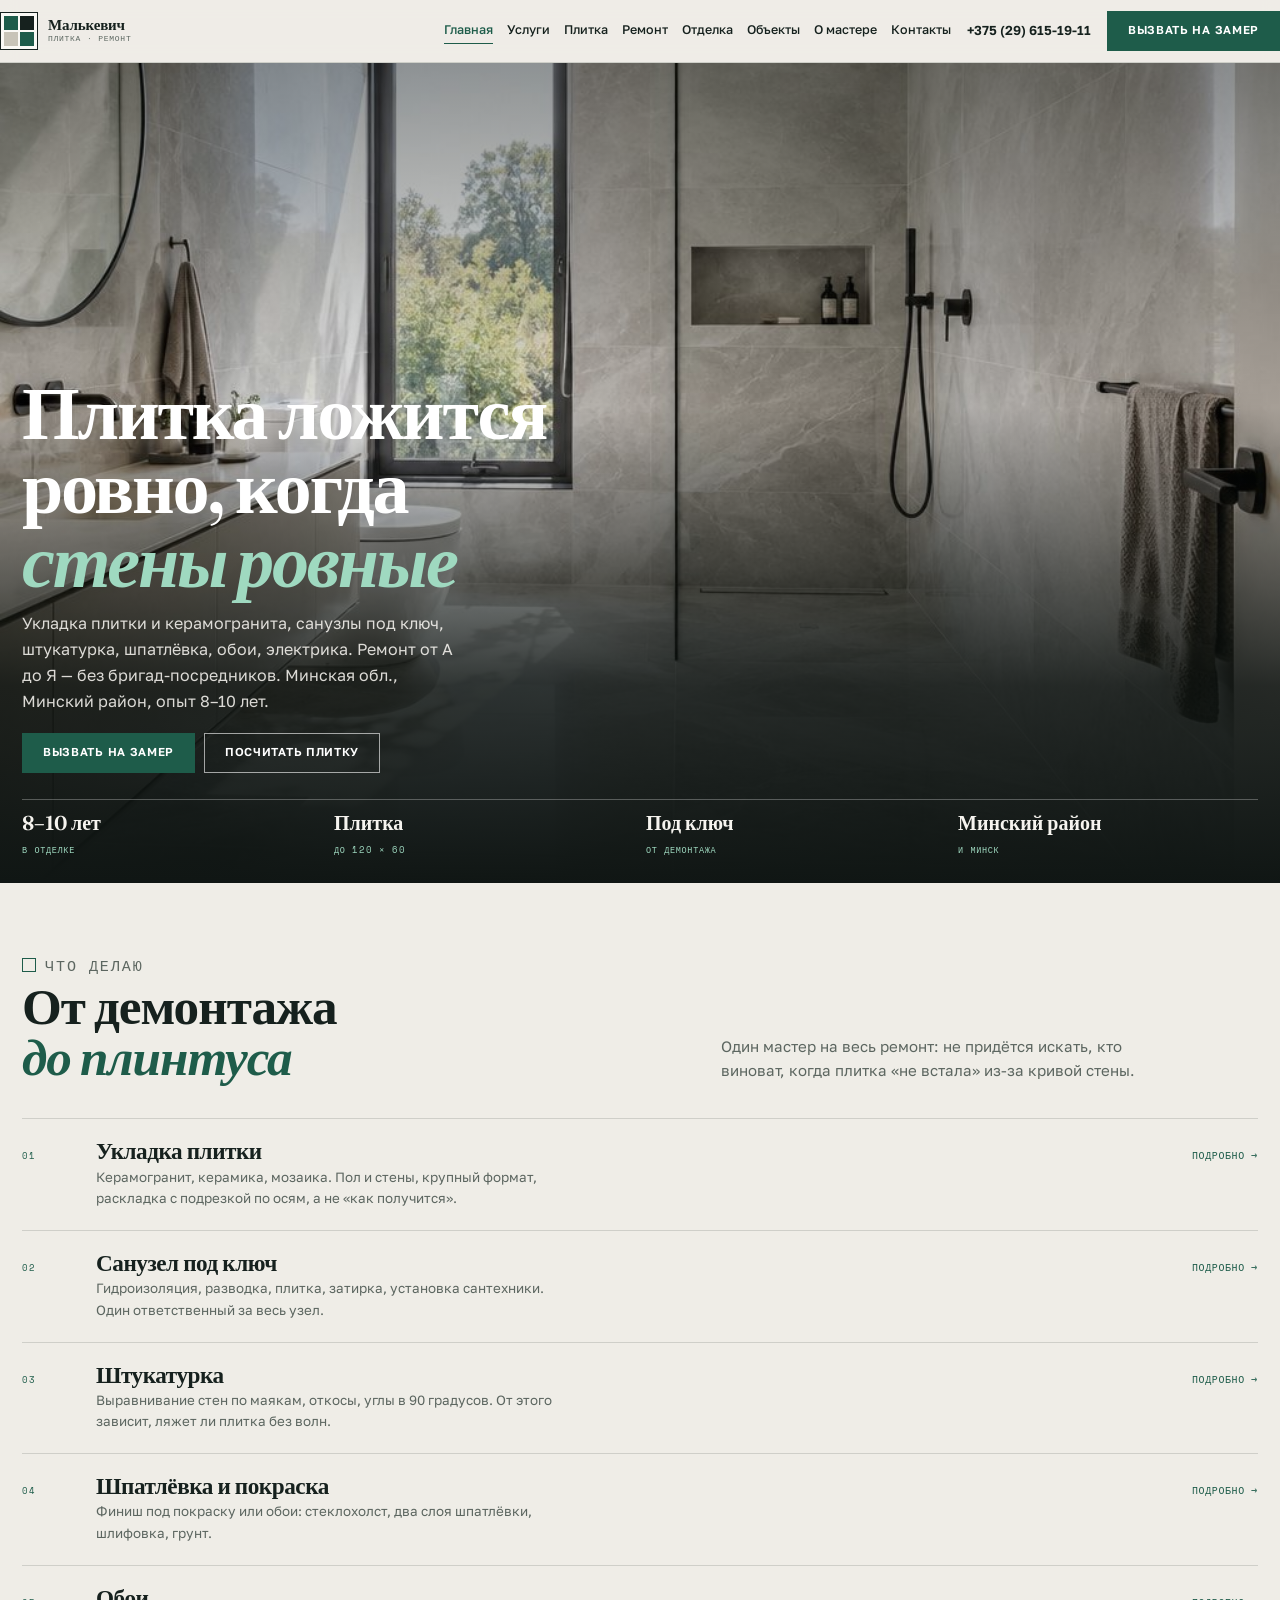
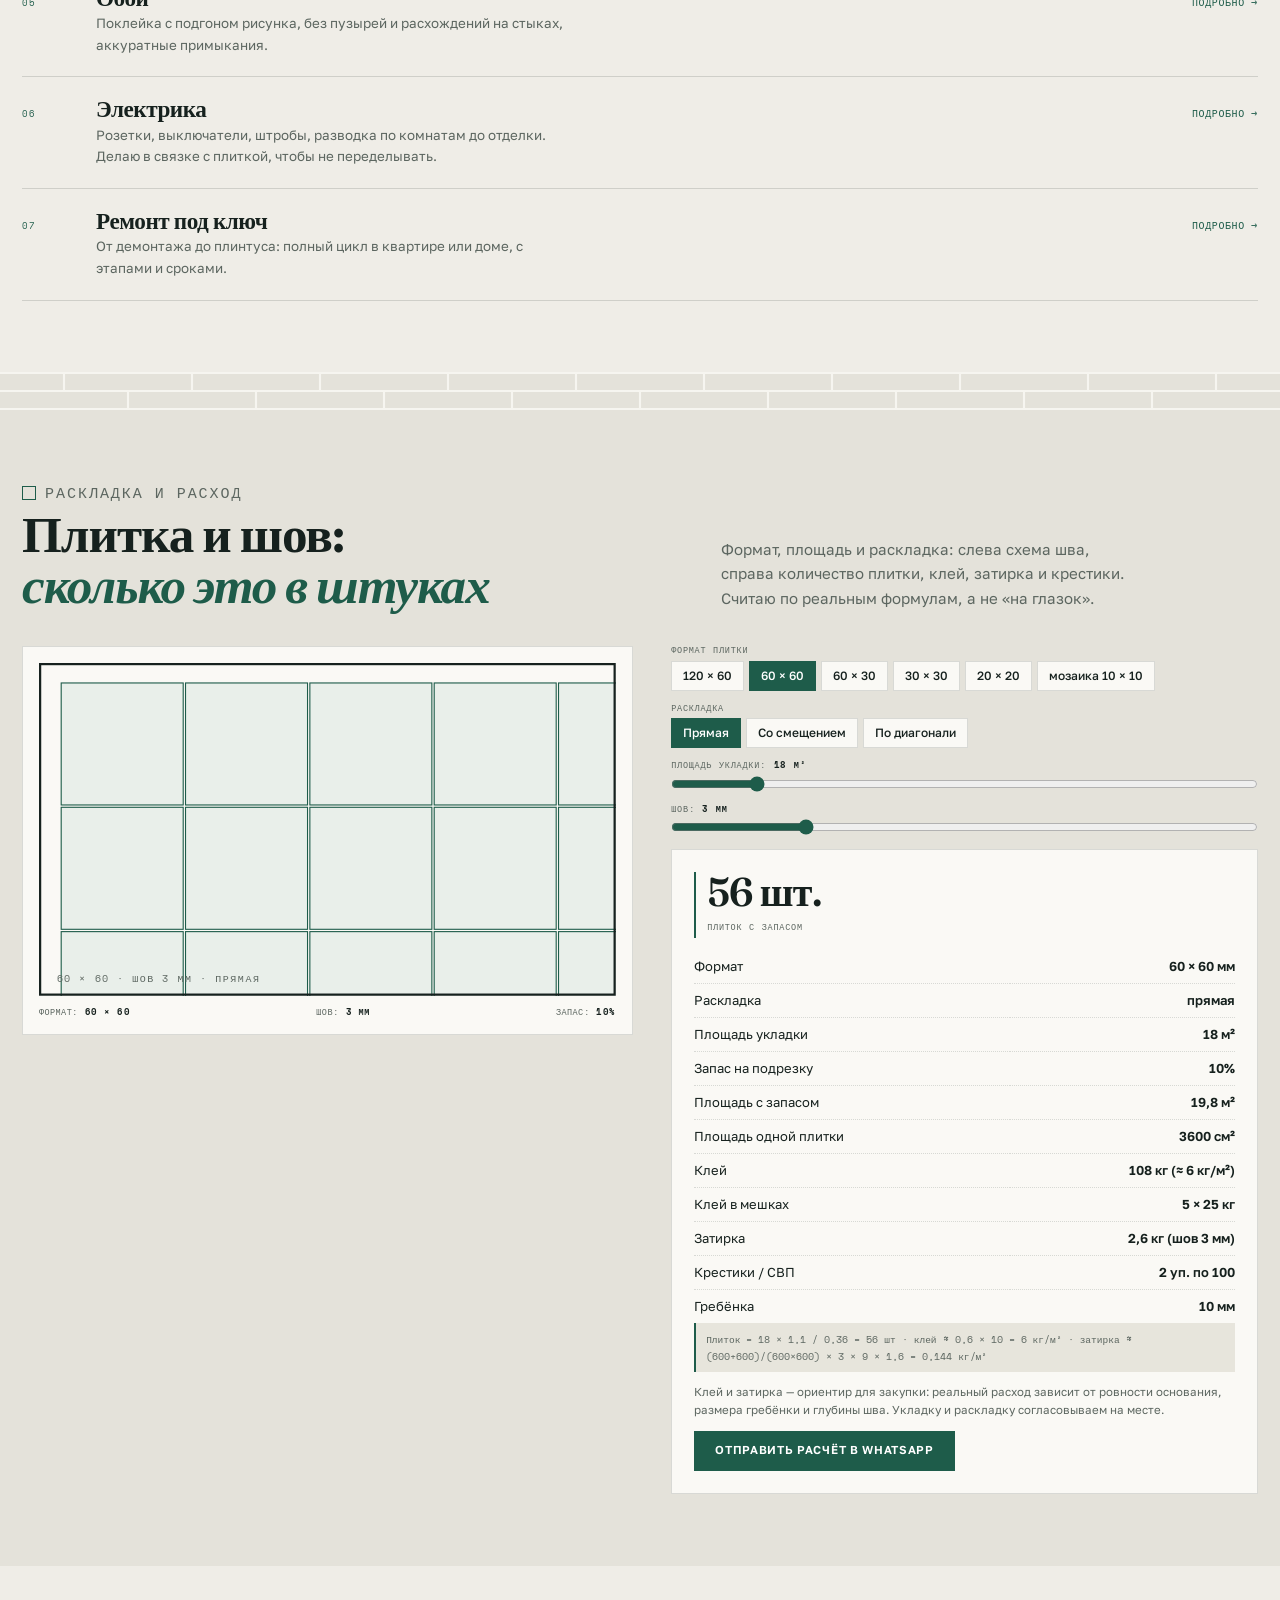
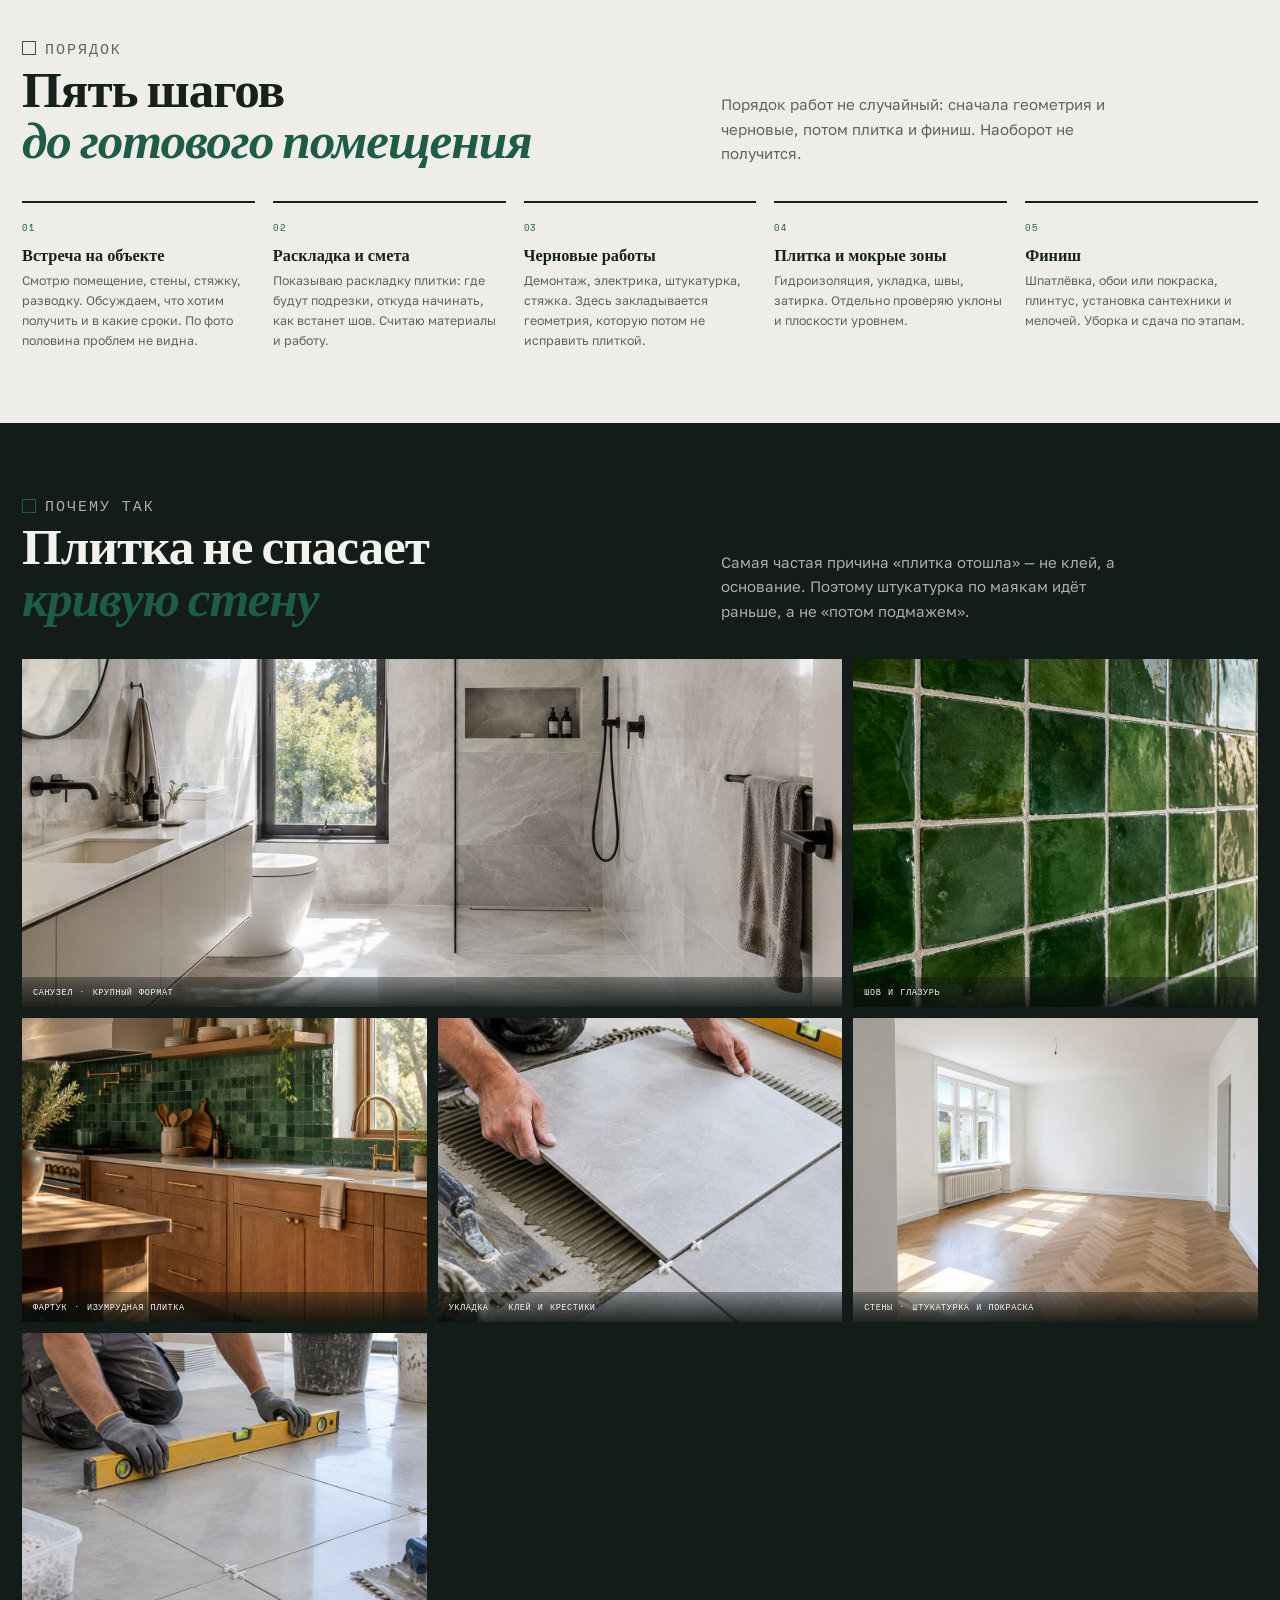
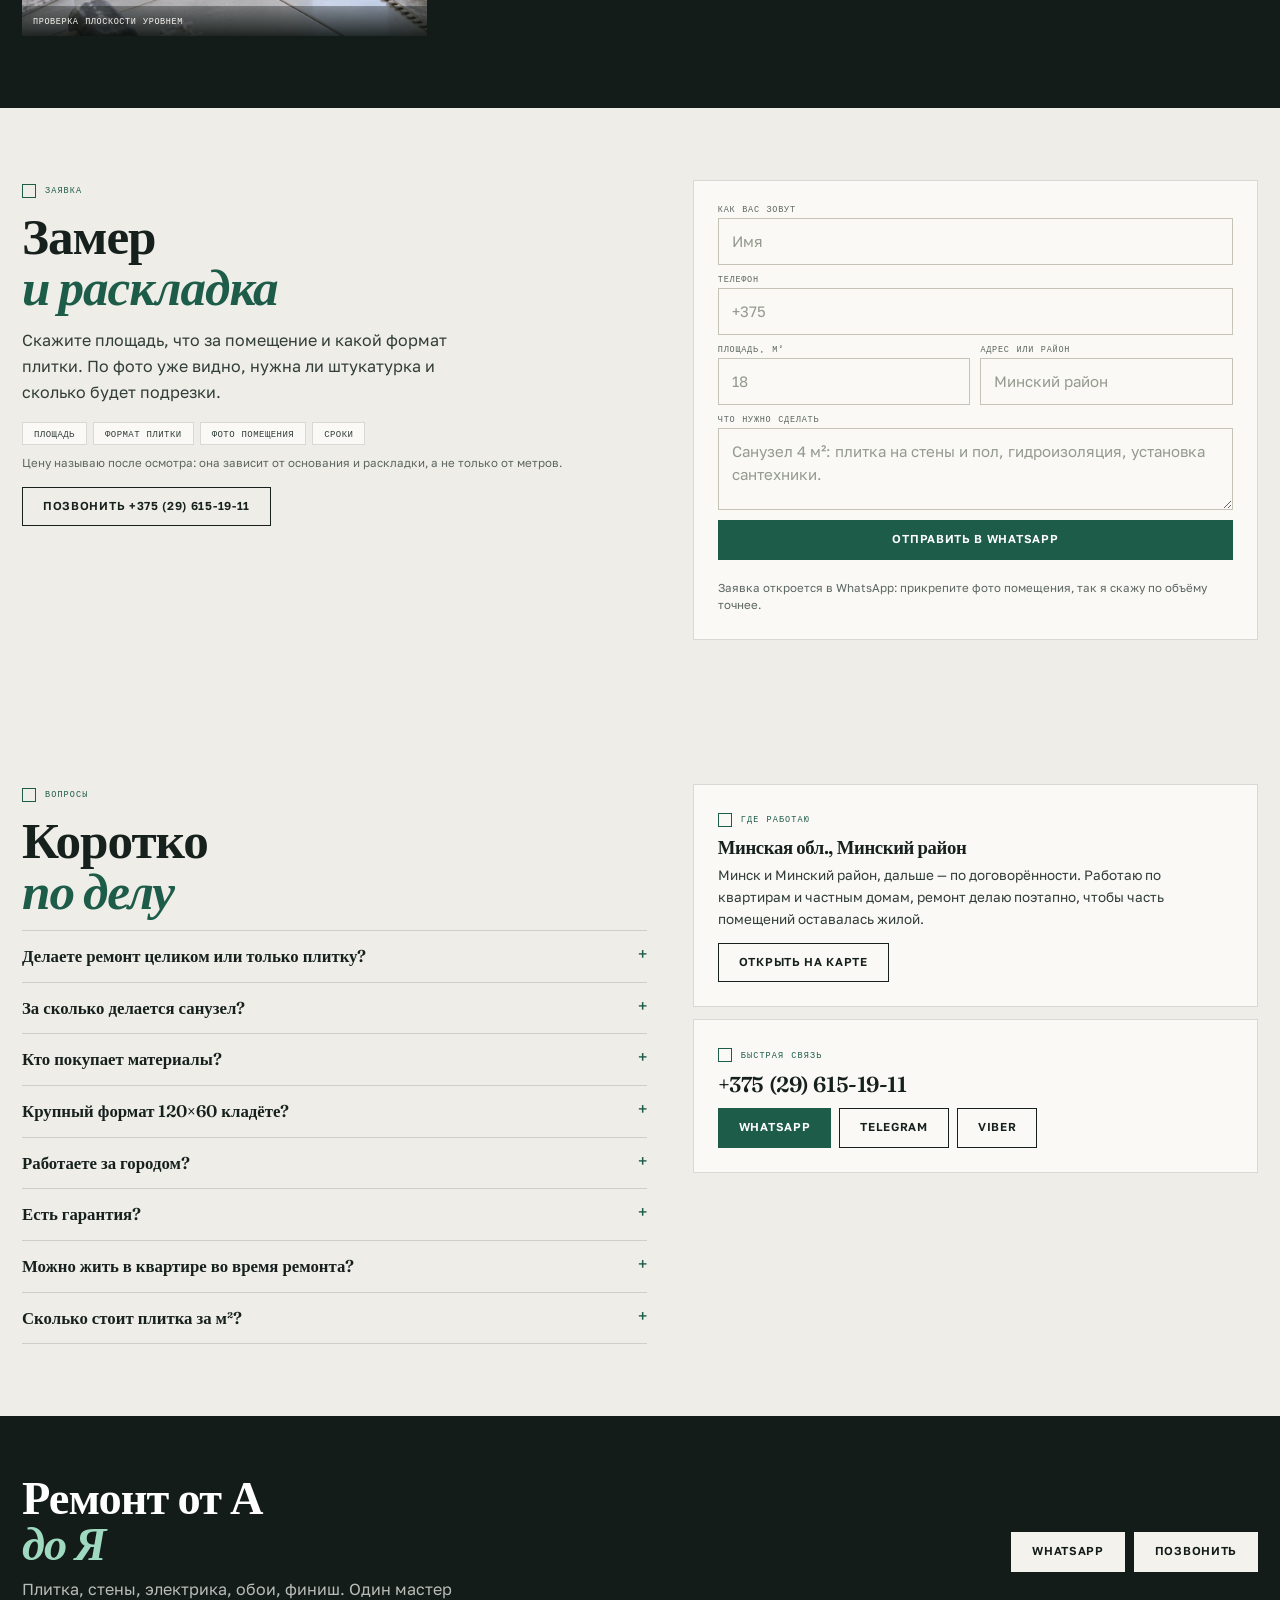
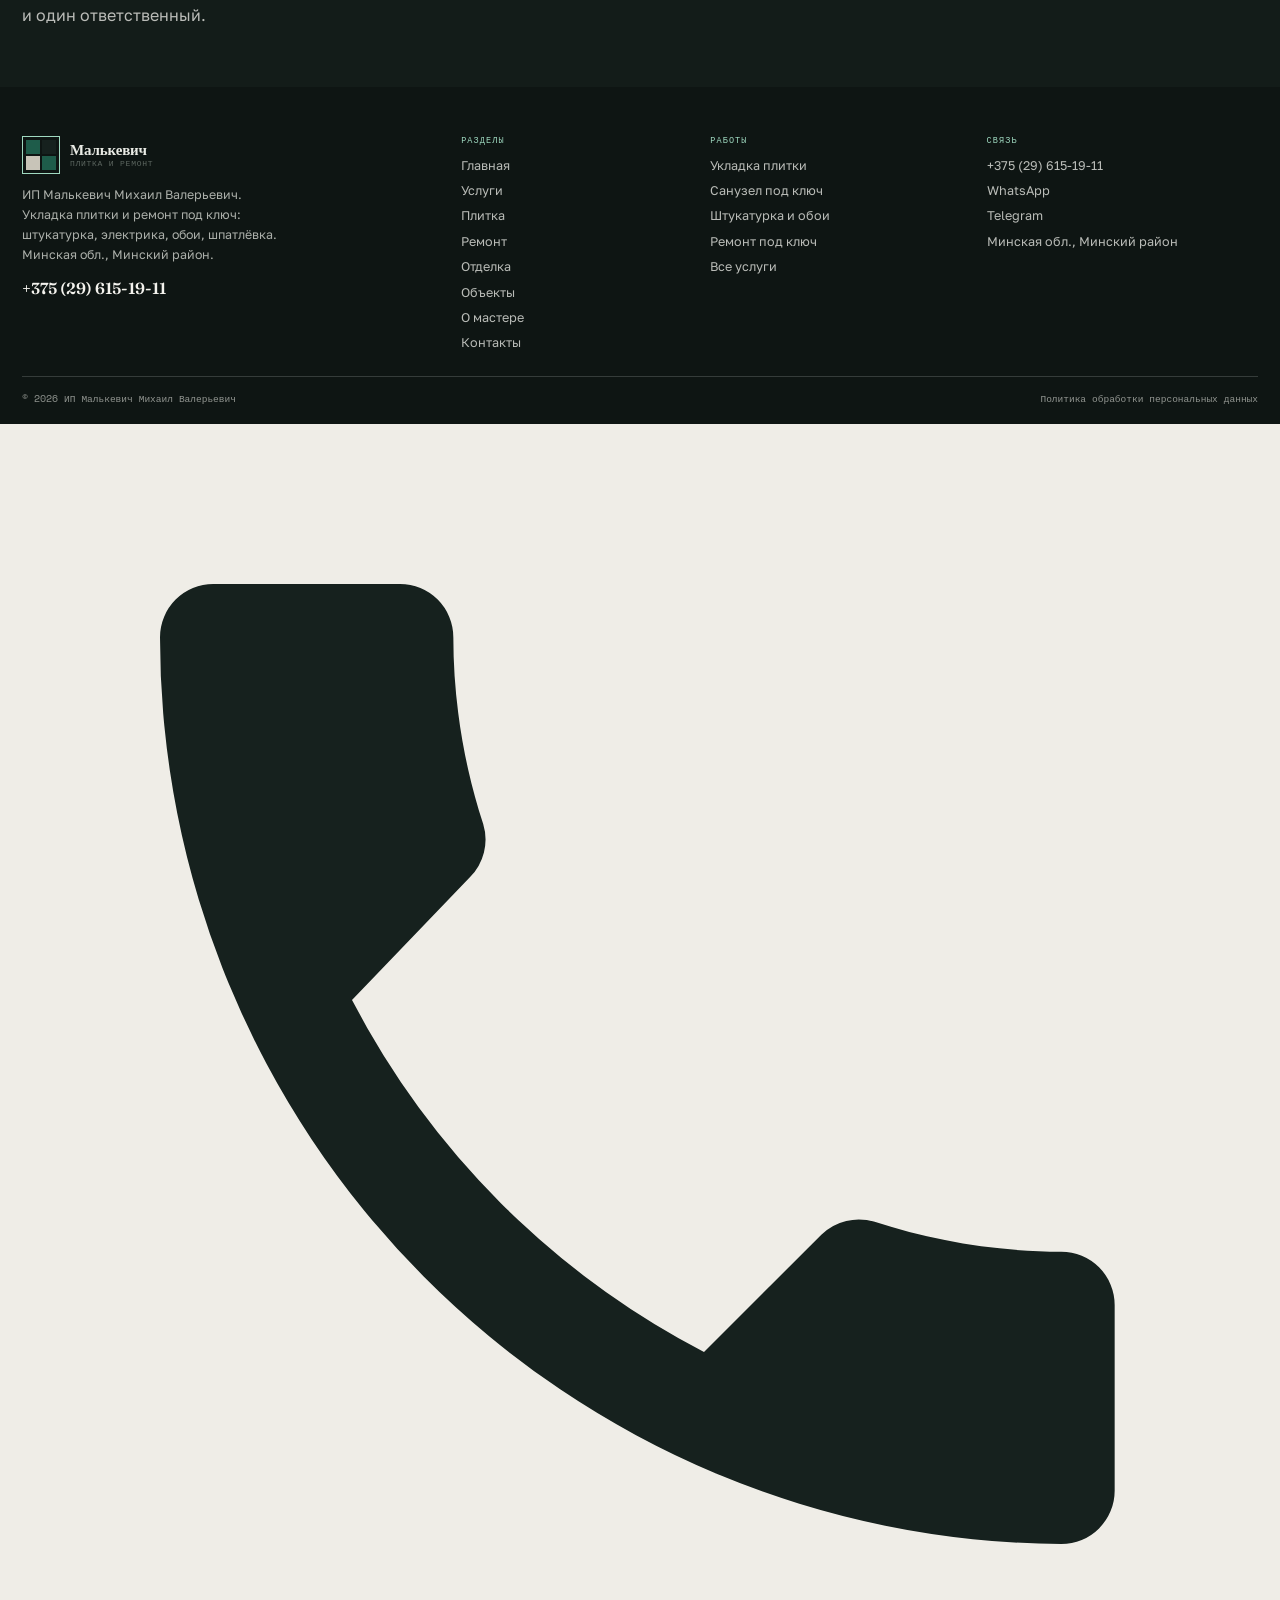
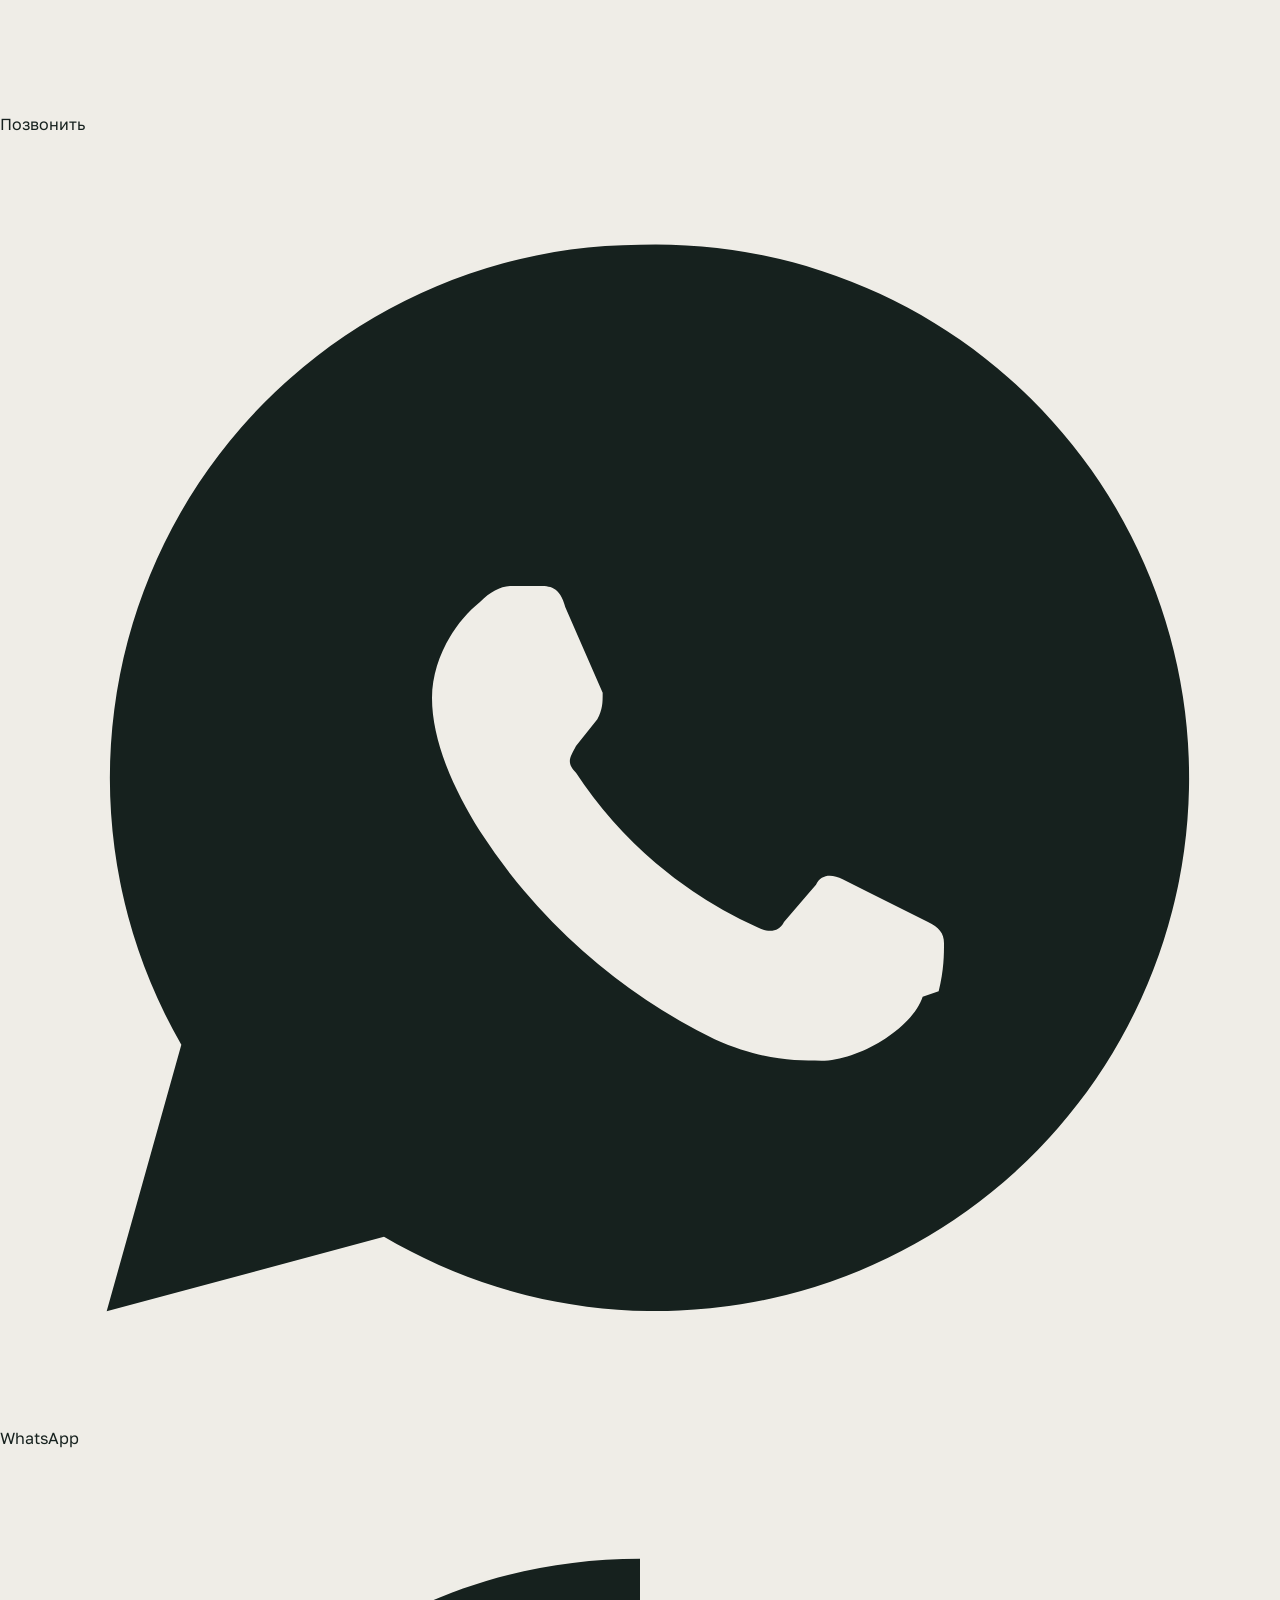
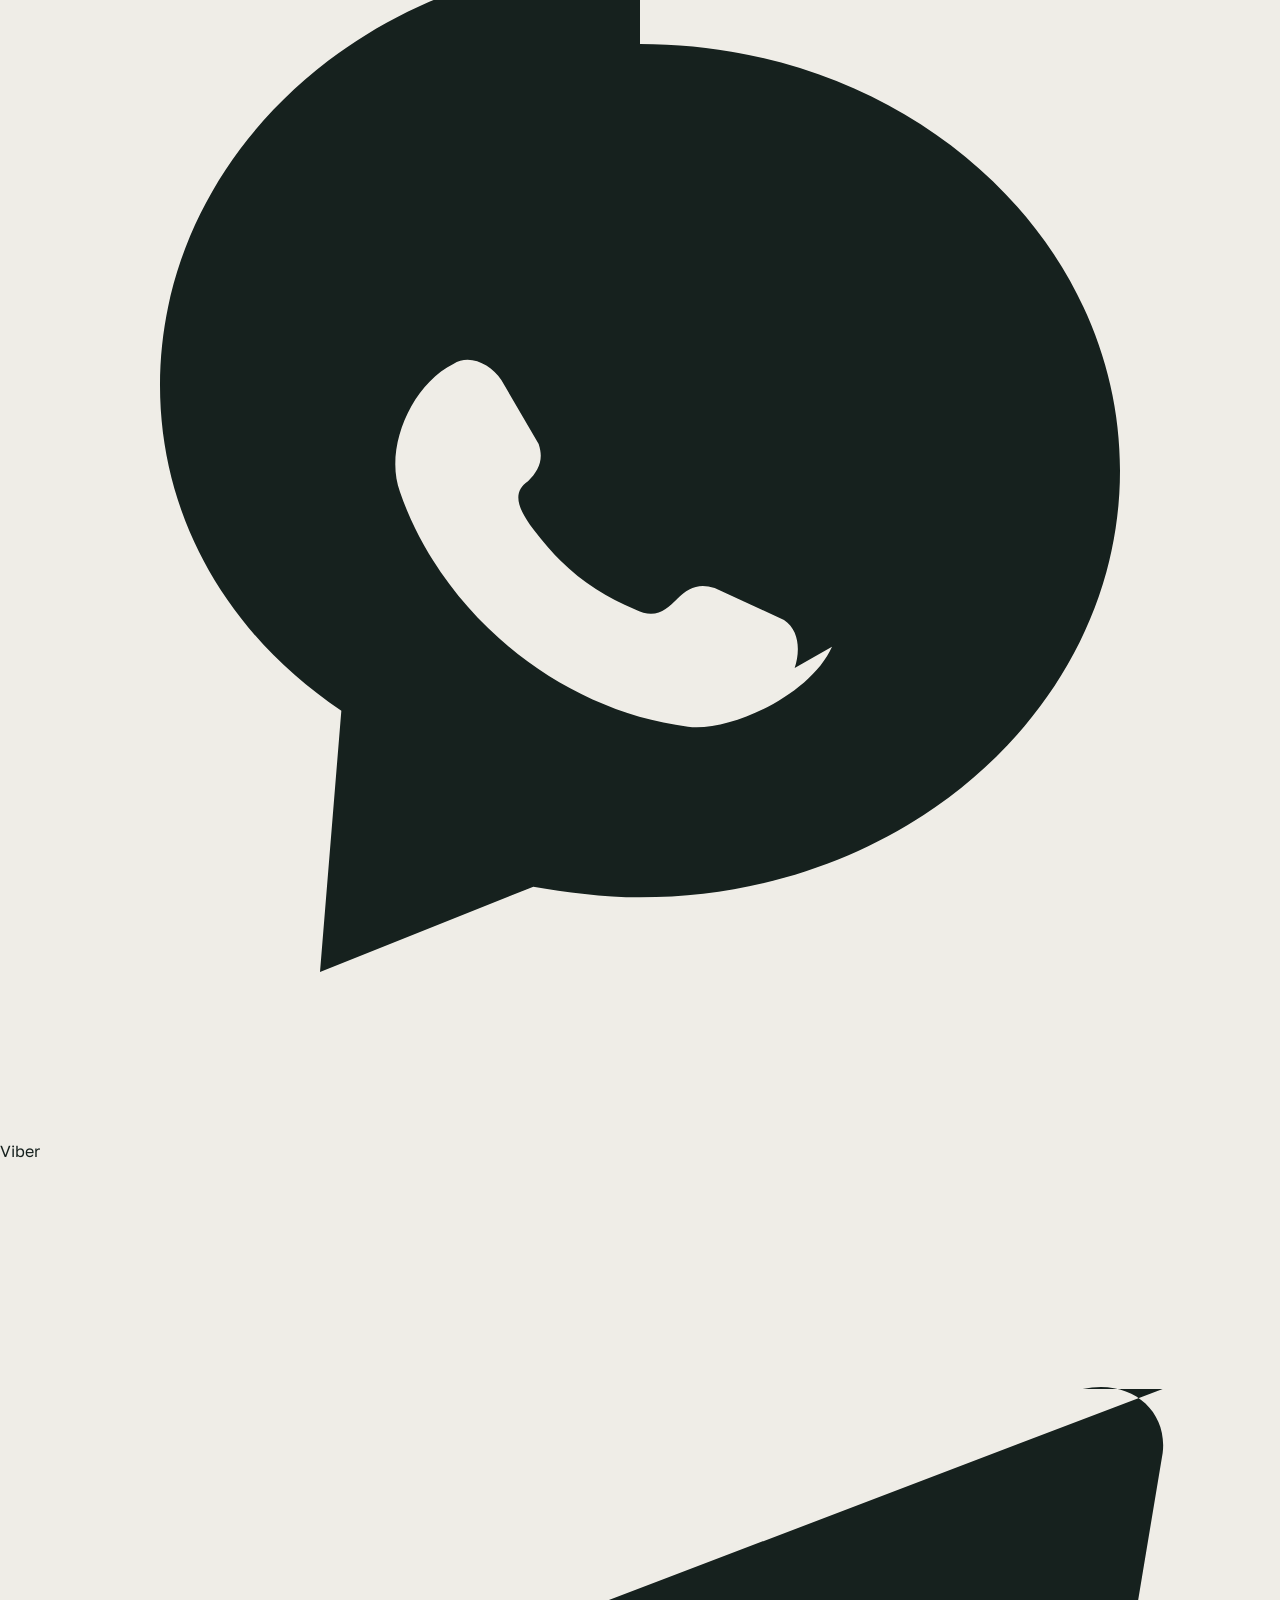
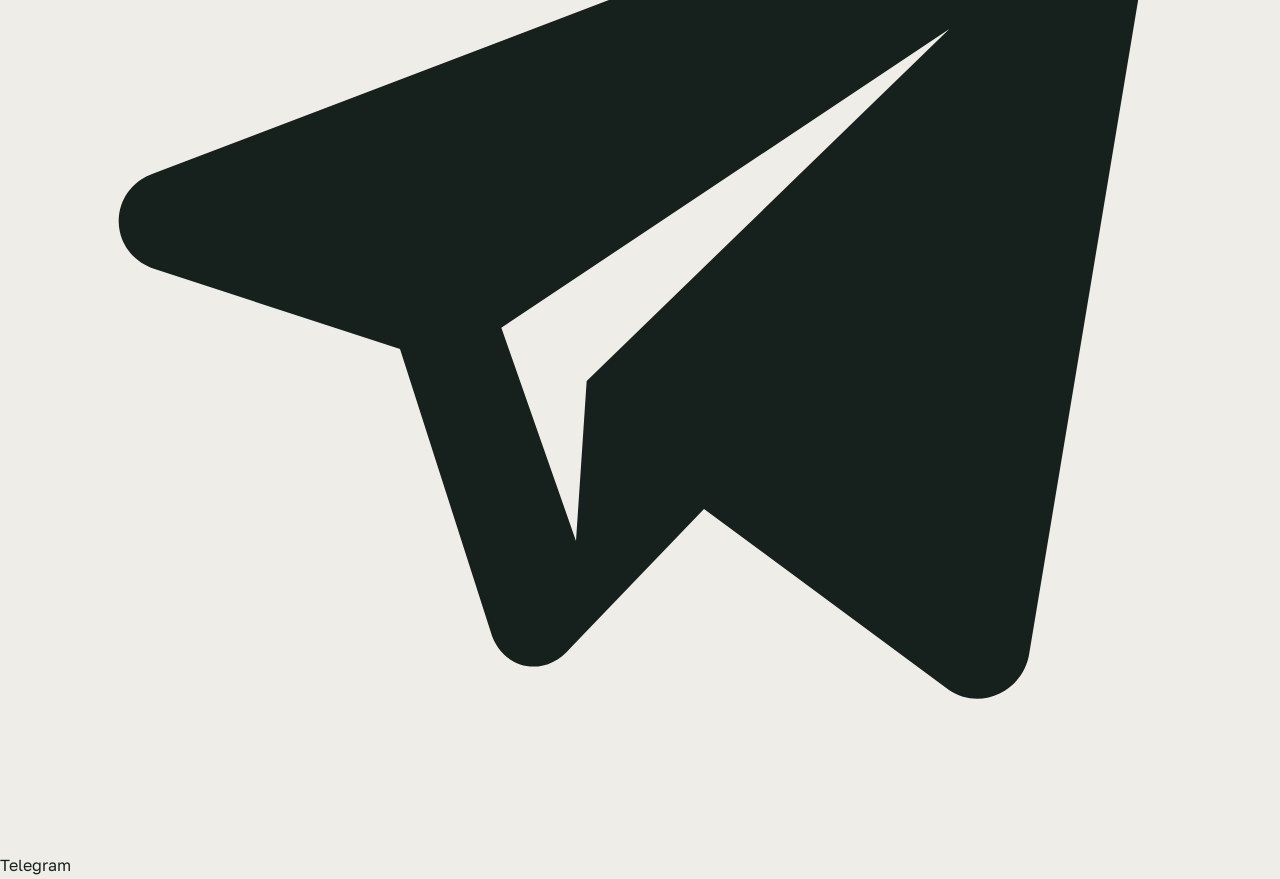
<file: index.html>
<!DOCTYPE html>
<html lang="ru">
<head>
<meta charset="utf-8">
<meta name="viewport" content="width=device-width, initial-scale=1">
<title>Укладка плитки и ремонт под ключ, Минский район | ИП Малькевич</title>
<meta name="description" content="Укладка плитки и керамогранита, санузлы под ключ, штукатурка, шпатлёвка, обои, электрика. Ремонт от А до Я. Минский район, опыт 8–10 лет. +375 (29) 615-19-11.">
<meta property="og:title" content="Укладка плитки и ремонт под ключ, Минский район | ИП Малькевич">
<meta property="og:description" content="Укладка плитки и керамогранита, санузлы под ключ, штукатурка, шпатлёвка, обои, электрика. Ремонт от А до Я. Минский район, опыт 8–10 лет. +375 (29) 615-19-11.">
<meta property="og:type" content="website">
<meta name="theme-color" content="#EFEDE7">
<style>
:root{--bg:#EFEDE7;--bg2:#E4E2DA;--ink:#16211E;--ink2:#22322D;--paper:#FAF9F5;
--em:#1E5C4A;--em2:#2E7A63;--sand:#C8C4B8;--muted:#5C6660;--line:rgba(22,33,30,.15);
--d:'Fraunces',Georgia,serif;--b:'Golos Text',system-ui,sans-serif;--m:'Space Mono',ui-monospace,monospace;
--pad:22px;--max:1300px}
*{box-sizing:border-box}html{-webkit-text-size-adjust:100%}body{margin:0;background:var(--bg);color:var(--ink);font:16px/1.62 var(--b);-webkit-font-smoothing:antialiased}
img{max-width:100%;display:block}h1,h2,h3{margin:0;font-family:var(--d);font-weight:600;line-height:1;letter-spacing:-.02em}
a{color:inherit;text-decoration:none}[hidden]{display:none!important}
.wrap{width:100%;max-width:var(--max);margin:0 auto;padding:0 var(--pad)}
.header{position:sticky;top:0;z-index:40;background:rgba(239,237,231,.95);border-bottom:1px solid var(--line);backdrop-filter:blur(8px)}
.header__in{display:flex;align-items:center;gap:16px;padding:11px 0}
.logo{display:flex;align-items:center;gap:10px}
.logo__mark{width:38px;height:38px;display:grid;grid-template-columns:1fr 1fr;grid-template-rows:1fr 1fr;gap:2px;padding:3px;border:1px solid var(--ink);background:var(--paper)}
.logo__mark i{display:block;background:var(--em)}
.logo__mark i:nth-child(2){background:var(--ink)}
.logo__mark i:nth-child(3){background:var(--sand)}
.logo__mark i:nth-child(4){background:var(--em)}
.logo__txt{display:flex;flex-direction:column;line-height:1.15}
.logo__txt b{font:600 15px/1 var(--d);letter-spacing:-.01em}
.logo__txt i{font:400 8px/1.5 var(--m);letter-spacing:.09em;text-transform:uppercase;color:var(--muted);font-style:normal}
.nav{display:flex;gap:14px;margin-left:auto;font:500 12.5px/1 var(--b)}
.nav a{padding:6px 0;border-bottom:1px solid transparent}
.nav a:hover,.nav a.is-on{border-color:var(--em);color:var(--em)}
.header__tel{font:600 13px/1 var(--b);white-space:nowrap}
.btn{display:inline-flex;align-items:center;justify-content:center;gap:8px;padding:13px 20px;font:600 11.5px/1 var(--b);letter-spacing:.06em;text-transform:uppercase;border:1px solid var(--em);background:var(--em);color:#fff;cursor:pointer;transition:.18s}
.btn:hover{background:#14483A;border-color:#14483A}
.btn--ink{background:var(--ink);border-color:var(--ink)}
.btn--ink:hover{background:#000}
.btn--ghost{background:transparent;color:var(--ink);border-color:var(--ink)}
.btn--ghost:hover{background:var(--ink);color:#fff}
.burger{display:none;width:42px;height:36px;border:1px solid var(--ink);background:transparent;align-items:center;justify-content:center;flex-direction:column;gap:4px;cursor:pointer}
.burger i{display:block;width:16px;height:1px;background:var(--ink)}
.burger.is-close i:first-child{transform:rotate(45deg) translateY(3px)}
.burger.is-close i:last-child{transform:rotate(-45deg) translateY(-3px)}
.drawer{position:fixed;inset:0;z-index:90;background:rgba(14,22,19,.8);display:none}
.drawer[data-open]{display:block}
.drawer__in{position:absolute;inset:0 0 0 auto;width:min(400px,92vw);background:var(--bg);padding:18px;overflow-y:auto}
.drawer__top{display:flex;justify-content:space-between;align-items:center;margin-bottom:16px}
.drawer__nav{display:grid;font:600 21px/1 var(--d)}
.drawer__nav a{padding:13px 0;border-bottom:1px solid var(--line)}
.drawer__cta{width:100%;margin-top:16px}
.drawer__note{font-size:12px;color:var(--muted);margin-top:10px}
body.is-locked{overflow:hidden}
.hero{position:relative;min-height:min(94svh,820px);display:flex;align-items:flex-end;overflow:hidden;background:#101614}
.hero__img{position:absolute;inset:0;width:100%;height:100%;object-fit:cover}
.hero::after{content:'';position:absolute;inset:0;background:linear-gradient(180deg,rgba(9,15,13,.44),rgba(9,15,13,.1) 42%,rgba(9,15,13,.84) 76%,#101614 100%)}
.hero__in{position:relative;z-index:2;width:100%;padding:clamp(28px,4.6vw,58px) 0 clamp(14px,2vw,22px);color:#F6F4EF}
.hero h1{font-size:clamp(2.05rem,5.8vw,4.7rem);letter-spacing:-.03em;color:#fff}
.hero h1 em{font-style:italic;color:#9FD9C0}
.hero__lede{max-width:44ch;margin:14px 0 18px;color:rgba(246,244,239,.88)}
.hero__acts{display:flex;flex-wrap:wrap;gap:9px;margin-bottom:clamp(14px,2.2vw,26px)}
.hero__acts .btn--ghost{color:#fff;border-color:rgba(255,255,255,.6)}
.hero__acts .btn--ghost:hover{background:#fff;color:var(--ink)}
.hero__facts{display:grid;grid-template-columns:repeat(4,minmax(0,1fr));border-top:1px solid rgba(255,255,255,.28);gap:0 12px}
.hero__facts div{padding:11px 0 0}
.hero__facts b{display:block;font:600 clamp(1rem,1.6vw,1.25rem)/1.2 var(--d)}
.hero__facts span{font:400 8.5px/1.5 var(--m);letter-spacing:.08em;text-transform:uppercase;color:#9FD9C0}
@media (max-width:1024px){.nav{display:none}.burger{display:flex}.header__tel{display:none}.hero__facts{grid-template-columns:1fr 1fr}}
@media (max-width:380px){.header .btn{display:none}}
</style>
<link rel="preconnect" href="https://fonts.googleapis.com">
<link rel="preconnect" href="https://fonts.gstatic.com" crossorigin>
<link href="https://fonts.googleapis.com/css2?family=Fraunces:ital,opsz,wght@0,9..144,400;0,9..144,600;1,9..144,400&family=Golos+Text:wght@400;500;600&family=Space+Mono:wght@400;700&display=swap" rel="stylesheet">
<link rel="stylesheet" href="assets/css/style.v1.css">
<link rel="icon" href="assets/img/favicon.svg" type="image/svg+xml">
</head>
<body>
<header class="header"><div class="header__in wrap">
<a class="logo" href="index.html"><span class="logo__mark"><i></i><i></i><i></i><i></i></span><span class="logo__txt"><b>Малькевич</b><i>плитка · ремонт</i></span></a>
<nav class="nav" aria-label="Основное меню"><a href="index.html" class="is-on">Главная</a><a href="uslugi.html">Услуги</a><a href="plitka.html">Плитка</a><a href="remont.html">Ремонт</a><a href="otdelka.html">Отделка</a><a href="raboty.html">Объекты</a><a href="o-mastere.html">О мастере</a><a href="kontakty.html">Контакты</a></nav>
<a class="header__tel" href="tel:+375296151911">+375 (29) 615-19-11</a>
<a class="btn" href="#zayavka">Вызвать на замер</a>
<button class="burger" type="button" aria-label="Меню" aria-expanded="false" aria-controls="drawer"><i></i><i></i><i></i></button>
</div></header>
<div class="drawer" id="drawer" role="dialog" aria-modal="true" aria-label="Меню" hidden>
<div class="drawer__in">
<div class="drawer__top">
<a class="logo" href="index.html"><span class="logo__mark"><i></i><i></i><i></i><i></i></span><span class="logo__txt"><b>Малькевич</b><i>Минский район</i></span></a>
<button class="burger is-close" type="button" data-close aria-label="Закрыть меню"><i></i><i></i></button>
</div>
<nav class="drawer__nav"><a href="index.html">Главная</a><a href="uslugi.html">Услуги</a><a href="plitka.html">Плитка</a><a href="remont.html">Ремонт</a><a href="otdelka.html">Отделка</a><a href="raboty.html">Объекты</a><a href="o-mastere.html">О мастере</a><a href="kontakty.html">Контакты</a></nav>
<a class="btn drawer__cta" href="tel:+375296151911">Позвонить +375 (29) 615-19-11</a>
<p class="drawer__note">Укладка плитки, санузлы под ключ, штукатурка, шпатлёвка, обои, электрика. Ремонт от А до Я. Минская обл., Минский район, опыт 8–10 лет.</p>
</div></div>
<main>
<section class="hero">
<img class="hero__img" src="assets/img/hero.jpg" alt="Санузел с крупноформатной плиткой" width="1536" height="1024" fetchpriority="high">
<div class="hero__in"><div class="wrap">
<h1>Плитка ложится<br>ровно, когда<br><em>стены ровные</em></h1>
<p class="hero__lede">Укладка плитки и керамогранита, санузлы под ключ, штукатурка, шпатлёвка, обои, электрика. Ремонт от А до Я — без бригад-посредников. Минская обл., Минский район, опыт 8–10 лет.</p>
<div class="hero__acts">
<a class="btn" href="#zayavka">Вызвать на замер</a>
<a class="btn btn--ghost" href="#calc">Посчитать плитку</a>
</div>
<div class="hero__facts">
<div><b>8–10 лет</b><span>в отделке</span></div>
<div><b>Плитка</b><span>до 120 × 60</span></div>
<div><b>Под ключ</b><span>от демонтажа</span></div>
<div><b>Минский район</b><span>и Минск</span></div>
</div>
</div></div>
</section>

<section class="section"><div class="wrap">
<div class="sec-head"><div><p class="eyebrow">что делаю</p><h2 class="h2">От демонтажа<br><em>до плинтуса</em></h2></div>
<p>Один мастер на весь ремонт: не придётся искать, кто виноват, когда плитка «не встала» из-за кривой стены.</p></div>
<div class="jobs">
<article class="job"><span class="job__no">01</span><div><h3>Укладка плитки</h3><p>Керамогранит, керамика, мозаика. Пол и стены, крупный формат, раскладка с подрезкой по осям, а не «как получится».</p></div><a class="job__go" href="plitka.html">Подробно →</a></article><article class="job"><span class="job__no">02</span><div><h3>Санузел под ключ</h3><p>Гидроизоляция, разводка, плитка, затирка, установка сантехники. Один ответственный за весь узел.</p></div><a class="job__go" href="sanuzly.html">Подробно →</a></article><article class="job"><span class="job__no">03</span><div><h3>Штукатурка</h3><p>Выравнивание стен по маякам, откосы, углы в 90 градусов. От этого зависит, ляжет ли плитка без волн.</p></div><a class="job__go" href="otdelka.html">Подробно →</a></article><article class="job"><span class="job__no">04</span><div><h3>Шпатлёвка и покраска</h3><p>Финиш под покраску или обои: стеклохолст, два слоя шпатлёвки, шлифовка, грунт.</p></div><a class="job__go" href="otdelka.html">Подробно →</a></article><article class="job"><span class="job__no">05</span><div><h3>Обои</h3><p>Поклейка с подгоном рисунка, без пузырей и расхождений на стыках, аккуратные примыкания.</p></div><a class="job__go" href="otdelka.html">Подробно →</a></article><article class="job"><span class="job__no">06</span><div><h3>Электрика</h3><p>Розетки, выключатели, штробы, разводка по комнатам до отделки. Делаю в связке с плиткой, чтобы не переделывать.</p></div><a class="job__go" href="remont.html">Подробно →</a></article><article class="job"><span class="job__no">07</span><div><h3>Ремонт под ключ</h3><p>От демонтажа до плинтуса: полный цикл в квартире или доме, с этапами и сроками.</p></div><a class="job__go" href="remont.html">Подробно →</a></article>
</div>
</div></section>

<div class="grout" aria-hidden="true"><svg viewBox="0 0 1200 38" preserveAspectRatio="none">
<rect width="1200" height="38" fill="#E4E2DA"/>
<g stroke="#F6F5F0" stroke-width="2">
<line x1="0" y1="1" x2="1200" y2="1"/><line x1="0" y1="37" x2="1200" y2="37"/><line x1="0" y1="19" x2="1200" y2="19"/>
</g>
<g stroke="#F6F5F0" stroke-width="2">
<line x1="60" y1="1" x2="60" y2="19"/><line x1="180" y1="1" x2="180" y2="19"/><line x1="300" y1="1" x2="300" y2="19"/>
<line x1="420" y1="1" x2="420" y2="19"/><line x1="540" y1="1" x2="540" y2="19"/><line x1="660" y1="1" x2="660" y2="19"/>
<line x1="780" y1="1" x2="780" y2="19"/><line x1="900" y1="1" x2="900" y2="19"/><line x1="1020" y1="1" x2="1020" y2="19"/><line x1="1140" y1="1" x2="1140" y2="19"/>
</g>
<g stroke="#F6F5F0" stroke-width="2">
<line x1="120" y1="19" x2="120" y2="37"/><line x1="240" y1="19" x2="240" y2="37"/><line x1="360" y1="19" x2="360" y2="37"/>
<line x1="480" y1="19" x2="480" y2="37"/><line x1="600" y1="19" x2="600" y2="37"/><line x1="720" y1="19" x2="720" y2="37"/>
<line x1="840" y1="19" x2="840" y2="37"/><line x1="960" y1="19" x2="960" y2="37"/><line x1="1080" y1="19" x2="1080" y2="37"/>
</g></svg></div>


<section class="section section--dim anchor" id="calc"><div class="wrap">
<div class="sec-head"><div><p class="eyebrow">раскладка и расход</p><h2 class="h2">Плитка и шов:<br><em>сколько это в штуках</em></h2></div>
<p>Формат, площадь и раскладка: слева схема шва, справа количество плитки, клей, затирка и крестики. Считаю по реальным формулам, а не «на глазок».</p></div>
<div class="tile">
<div class="stage">
<svg id="tSvg" viewBox="0 0 520 300" role="img" aria-label="Схема раскладки плитки со швом"></svg>
<div style="display:flex;justify-content:space-between;gap:8px;margin-top:10px;font:400 8.5px/1.4 var(--m);letter-spacing:.05em;text-transform:uppercase;color:var(--muted)">
<span>формат: <b id="tName" style="color:var(--ink)">60 × 60</b></span><span>шов: <b id="tJoint" style="color:var(--ink)">3 мм</b></span><span>запас: <b id="tWaste" style="color:var(--ink)">10%</b></span>
</div>
</div>
<div>
<div class="ctrl">
<div class="crow"><label>Формат плитки</label><div class="seg" id="tFmt">
<button type="button" data-v="120x60" aria-pressed="false">120 × 60</button>
<button type="button" data-v="60x60" aria-pressed="true">60 × 60</button>
<button type="button" data-v="60x30" aria-pressed="false">60 × 30</button>
<button type="button" data-v="30x30" aria-pressed="false">30 × 30</button>
<button type="button" data-v="20x20" aria-pressed="false">20 × 20</button>
<button type="button" data-v="10x10" aria-pressed="false">мозаика 10 × 10</button>
</div></div>
<div class="crow"><label>Раскладка</label><div class="seg" id="tLay">
<button type="button" data-v="straight" aria-pressed="true">Прямая</button>
<button type="button" data-v="offset" aria-pressed="false">Со смещением</button>
<button type="button" data-v="diag" aria-pressed="false">По диагонали</button>
</div></div>
<div class="crow"><label>Площадь укладки: <b id="tAreaV">18 м²</b></label><input class="rng" id="tArea" type="range" min="2" max="120" step="1" value="18"></div>
<div class="crow"><label>Шов: <b id="tJointV">3 мм</b></label><input class="rng" id="tJointR" type="range" min="1" max="10" step="1" value="3"></div>
</div>
<div class="out" style="margin-top:14px">
<div class="big"><b id="tCount">—</b><span>плиток с запасом</span></div>
<table class="spec"><tbody id="tSpec"></tbody></table>
<p class="formula" id="tFormula"></p>
<p class="note">Клей и затирка — ориентир для закупки: реальный расход зависит от ровности основания, размера гребёнки и глубины шва. Укладку и раскладку согласовываем на месте.</p>
<a class="btn" id="tGo" href="https://wa.me/375296151911" target="_blank" rel="noopener">Отправить расчёт в WhatsApp</a>
</div>
</div>
</div>
</div></section>


<section class="section"><div class="wrap">
<div class="sec-head"><div><p class="eyebrow">порядок</p><h2 class="h2">Пять шагов<br><em>до готового помещения</em></h2></div>
<p>Порядок работ не случайный: сначала геометрия и черновые, потом плитка и финиш. Наоборот не получится.</p></div>
<div class="steps">
<div class="stepc"><span>01</span><b>Встреча на объекте</b><p>Смотрю помещение, стены, стяжку, разводку. Обсуждаем, что хотим получить и в какие сроки. По фото половина проблем не видна.</p></div><div class="stepc"><span>02</span><b>Раскладка и смета</b><p>Показываю раскладку плитки: где будут подрезки, откуда начинать, как встанет шов. Считаю материалы и работу.</p></div><div class="stepc"><span>03</span><b>Черновые работы</b><p>Демонтаж, электрика, штукатурка, стяжка. Здесь закладывается геометрия, которую потом не исправить плиткой.</p></div><div class="stepc"><span>04</span><b>Плитка и мокрые зоны</b><p>Гидроизоляция, укладка, швы, затирка. Отдельно проверяю уклоны и плоскости уровнем.</p></div><div class="stepc"><span>05</span><b>Финиш</b><p>Шпатлёвка, обои или покраска, плинтус, установка сантехники и мелочей. Уборка и сдача по этапам.</p></div>
</div>
</div></section>

<section class="section section--dark"><div class="wrap">
<div class="sec-head"><div><p class="eyebrow">почему так</p><h2 class="h2">Плитка не спасает<br><em>кривую стену</em></h2></div>
<p>Самая частая причина «плитка отошла» — не клей, а основание. Поэтому штукатурка по маякам идёт раньше, а не «потом подмажем».</p></div>
<div class="gal">
<figure class="wide"><img src="assets/img/hero.jpg" alt="Санузел" width="1536" height="1024" loading="lazy"><figcaption>Санузел · крупный формат</figcaption></figure>
<figure><img src="assets/img/zellige.jpg" alt="Шов и глазурь" width="1024" height="1024" loading="lazy"><figcaption>Шов и глазурь</figcaption></figure>
<figure><img src="assets/img/kitchen.jpg" alt="Фартук" width="1024" height="1024" loading="lazy"><figcaption>Фартук · изумрудная плитка</figcaption></figure>
<figure><img src="assets/img/laying.jpg" alt="Укладка" width="1024" height="1024" loading="lazy"><figcaption>Укладка · клей и крестики</figcaption></figure>
<figure><img src="assets/img/walls.jpg" alt="Отделка" width="1024" height="1024" loading="lazy"><figcaption>Стены · штукатурка и покраска</figcaption></figure>
<figure><img src="assets/img/level.jpg" alt="Уровень" width="1024" height="1024" loading="lazy"><figcaption>Проверка плоскости уровнем</figcaption></figure>
</div>
</div></section>

<section class="section" id="zayavka"><div class="wrap"><div class="two">
<div><p class="eyebrow">заявка</p><h2 class="h2" style="margin-bottom:14px">Замер<br><em>и раскладка</em></h2>
<p style="color:#313D38;max-width:44ch">Скажите площадь, что за помещение и какой формат плитки. По фото уже видно, нужна ли штукатурка и сколько будет подрезки.</p>
<div class="chips"><span class="chip">Площадь</span><span class="chip">Формат плитки</span><span class="chip">Фото помещения</span><span class="chip">Сроки</span></div>
<p class="hint">Цену называю после осмотра: она зависит от основания и раскладки, а не только от метров.</p>
<p style="margin-top:14px"><a class="btn btn--ghost" href="tel:+375296151911">Позвонить +375 (29) 615-19-11</a></p>
</div>
<div class="card"><form class="form" id="lead">
<label>Как вас зовут<input type="text" id="lName" placeholder="Имя" required></label>
<label>Телефон<input type="tel" id="lTel" placeholder="+375" required></label>
<div class="row2"><label>Площадь, м²<input type="text" id="lArea" placeholder="18"></label><label>Адрес или район<input type="text" id="lCity" placeholder="Минский район"></label></div>
<label>Что нужно сделать<textarea id="lTask" placeholder="Санузел 4 м²: плитка на стены и пол, гидроизоляция, установка сантехники."></textarea></label>
<button class="btn" type="submit">Отправить в WhatsApp</button>
<p class="hint">Заявка откроется в WhatsApp: прикрепите фото помещения, так я скажу по объёму точнее.</p>
</form></div>
</div></div></section>

<section class="section"><div class="wrap"><div class="two">
<div><p class="eyebrow">вопросы</p><h2 class="h2" style="margin-bottom:14px">Коротко<br><em>по делу</em></h2>
<div class="faq"><details><summary>Делаете ремонт целиком или только плитку?</summary><p>И то, и другое. Чаще беру ремонт под ключ: так я отвечаю за результат от демонтажа до последнего плинтуса. Только плитку тоже беру, если остальное уже готово.</p></details><details><summary>За сколько делается санузел?</summary><p>Санузел 4–5 м² с гидроизоляцией, плиткой и сантехникой — обычно 12–18 рабочих дней. Срок зависит от состояния стен и сложности раскладки.</p></details><details><summary>Кто покупает материалы?</summary><p>Обычно вы, я даю точный список с количеством и запасом. Помогаю выбрать: не всё дорогое лучше, а дешёвый клей на крупный формат — плохая идея.</p></details><details><summary>Крупный формат 120×60 кладёте?</summary><p>Да. Нужен ровный base, гребёнка 12 мм и время: крупный формат не прощает кривых стен, поэтому сначала штукатурка.</p></details><details><summary>Работаете за городом?</summary><p>Да, Минский район и Минск. Дальше — по договорённости, дорога обсуждается заранее.</p></details><details><summary>Есть гарантия?</summary><p>На работы — да. Если шов пошёл или плитка «зазвенела», приезжаю и разбираюсь. Гарантия на материалы — от производителя.</p></details><details><summary>Можно жить в квартире во время ремонта?</summary><p>При полном ремонте — тяжело: пыль и шум. Обычно работаю поэтапно по комнатам, тогда часть квартиры остаётся жилой.</p></details><details><summary>Сколько стоит плитка за м²?</summary><p>Цену называю после осмотра: зависит от формата, основания и раскладки. Скажите площадь и формат — дам вилку по телефону.</p></details></div></div>
<div>
<div class="card" style="margin-bottom:12px"><p class="eyebrow">где работаю</p><h3 style="margin-bottom:8px">Минская обл., Минский район</h3>
<p style="margin:0;color:#313D38;font-size:13.5px">Минск и Минский район, дальше — по договорённости. Работаю по квартирам и частным домам, ремонт делаю поэтапно, чтобы часть помещений оставалась жилой.</p>
<p style="margin:12px 0 0"><a class="btn btn--ghost" href="https://yandex.by/maps/?text=%D0%9C%D0%B8%D0%BD%D1%81%D0%BA%D0%B8%D0%B9%20%D1%80%D0%B0%D0%B9%D0%BE%D0%BD%20%D1%83%D0%BA%D0%BB%D0%B0%D0%B4%D0%BA%D0%B0%20%D0%BF%D0%BB%D0%B8%D1%82%D0%BA%D0%B8" target="_blank" rel="noopener">Открыть на карте</a></p></div>
<div class="card"><p class="eyebrow">быстрая связь</p>
<p style="margin:0 0 12px;font:600 1.35rem/1 var(--d);letter-spacing:-.02em"><a href="tel:+375296151911">+375 (29) 615-19-11</a></p>
<div style="display:flex;gap:8px;flex-wrap:wrap"><a class="btn" href="https://wa.me/375296151911" target="_blank" rel="noopener">WhatsApp</a><a class="btn btn--ghost" href="https://t.me/+375296151911" target="_blank" rel="noopener">Telegram</a><a class="btn btn--ghost" href="viber://chat?number=%2B375296151911">Viber</a></div></div>
</div>
</div></div></section>

<section class="cta"><div class="wrap cta__in">
<div><h2>Ремонт от А<br><em>до Я</em></h2><p>Плитка, стены, электрика, обои, финиш. Один мастер и один ответственный.</p></div>
<div class="cta__acts"><a class="btn btn--light" href="https://wa.me/375296151911" target="_blank" rel="noopener">WhatsApp</a><a class="btn btn--light" href="tel:+375296151911">Позвонить</a></div>
</div></section>
</main>
<footer class="footer"><div class="wrap">
<div class="footer__top">
<div class="footer__about"><a class="logo logo--f" href="index.html"><span class="logo__mark"><i></i><i></i><i></i><i></i></span><span class="logo__txt"><b>Малькевич</b><i>плитка и ремонт</i></span></a>
<p>ИП Малькевич Михаил Валерьевич. Укладка плитки и ремонт под ключ: штукатурка, электрика, обои, шпатлёвка. Минская обл., Минский район.</p>
<a class="footer__tel" href="tel:+375296151911">+375 (29) 615-19-11</a>
</div>
<div><h4>Разделы</h4><ul><li><a href="index.html">Главная</a></li><li><a href="uslugi.html">Услуги</a></li><li><a href="plitka.html">Плитка</a></li><li><a href="remont.html">Ремонт</a></li><li><a href="otdelka.html">Отделка</a></li><li><a href="raboty.html">Объекты</a></li><li><a href="o-mastere.html">О мастере</a></li><li><a href="kontakty.html">Контакты</a></li></ul></div>
<div><h4>Работы</h4><ul><li><a href="plitka.html">Укладка плитки</a></li><li><a href="sanuzly.html">Санузел под ключ</a></li><li><a href="otdelka.html">Штукатурка и обои</a></li><li><a href="remont.html">Ремонт под ключ</a></li><li><a href="uslugi.html">Все услуги</a></li></ul></div>
<div><h4>Связь</h4><ul><li><a href="tel:+375296151911">+375 (29) 615-19-11</a></li><li><a href="https://wa.me/375296151911" target="_blank" rel="noopener">WhatsApp</a></li><li><a href="https://t.me/+375296151911" target="_blank" rel="noopener">Telegram</a></li><li><a href="https://yandex.by/maps/?text=%D0%9C%D0%B8%D0%BD%D1%81%D0%BA%D0%B8%D0%B9%20%D1%80%D0%B0%D0%B9%D0%BE%D0%BD%20%D1%83%D0%BA%D0%BB%D0%B0%D0%B4%D0%BA%D0%B0%20%D0%BF%D0%BB%D0%B8%D1%82%D0%BA%D0%B8" target="_blank" rel="noopener">Минская обл., Минский район</a></li></ul></div>
</div>
<div class="footer__bottom"><span>© <span id="yr">2026</span> ИП Малькевич Михаил Валерьевич</span>
<span><a href="politika.html">Политика обработки персональных данных</a></span></div>
</div></footer>
<div class="mbar" role="navigation" aria-label="Быстрая связь">
<a href="tel:+375296151911"><svg viewBox="0 0 24 24" fill="currentColor" aria-hidden="true"><path d="M6.6 10.8a15.5 15.5 0 0 0 6.6 6.6l2.2-2.2a1 1 0 0 1 1-.24c1.1.36 2.3.56 3.5.56a1 1 0 0 1 1 1V20a1 1 0 0 1-1 1A17 17 0 0 1 3 4a1 1 0 0 1 1-1h3.5a1 1 0 0 1 1 1c0 1.2.2 2.4.56 3.5a1 1 0 0 1-.25 1z"/></svg>Позвонить</a>
<a href="https://wa.me/375296151911" target="_blank" rel="noopener"><svg viewBox="0 0 24 24" fill="currentColor" aria-hidden="true"><path d="M12 2a10 10 0 0 0-8.6 15L2 22l5.2-1.4A10 10 0 1 0 12 2m5.3 14.1c-.2.6-1.2 1.2-1.9 1.2-.5 0-1.1 0-2-.4a11 11 0 0 1-4.4-3.9c-.5-.8-.9-1.7-.9-2.5 0-.7.4-1.4.9-1.8.2-.2.4-.3.6-.3h.5c.2 0 .4 0 .5.4l.7 1.6c0 .2 0 .3-.1.5l-.4.5c-.1.2-.2.3 0 .5a8 8 0 0 0 3.4 2.9c.2.1.4.1.5-.1l.6-.7c.1-.2.3-.2.5-.1l1.6.8c.2.1.3.2.3.4s0 .5-.1.9"/></svg>WhatsApp</a>
<a href="viber://chat?number=%2B375296151911"><svg viewBox="0 0 24 24" fill="currentColor" aria-hidden="true"><path d="M12 2C7 2 3 5.6 3 10c0 2.5 1.3 4.7 3.4 6.1L6 21l4-1.6c.6.1 1.3.2 2 .2 5 0 9-3.6 9-8s-4-8-9-8m3.6 11.3c-.4.9-1.9 1.6-2.7 1.5-2.4-.3-4.6-2.1-5.4-4.4-.3-.8.2-2 1-2.4.3-.2.7 0 .9.3l.7 1.2c.1.3 0 .5-.2.7-.3.2-.2.5.1.9.6.8 1.2 1.2 1.9 1.5.4.2.6 0 .8-.2s.4-.3.7-.2l1.3.6c.3.2.3.6.2.9"/></svg>Viber</a>
<a href="https://t.me/+375296151911" target="_blank" rel="noopener"><svg viewBox="0 0 24 24" fill="currentColor" aria-hidden="true"><path d="M21.8 4.2 2.9 11.4c-.9.3-.9 1.5 0 1.8l4.6 1.5 1.7 5.3c.2.7 1 .9 1.5.3l2.5-2.6 4.6 3.4c.6.4 1.4 0 1.5-.7l2.5-15c.1-.8-.6-1.4-1.5-1.2M9.4 14.3l8.4-5.6-6.8 6.6-.2 3z"/></svg>Telegram</a>
</div>
<script src="assets/js/main.v1.js"></script>
</body>
</html>
</file>
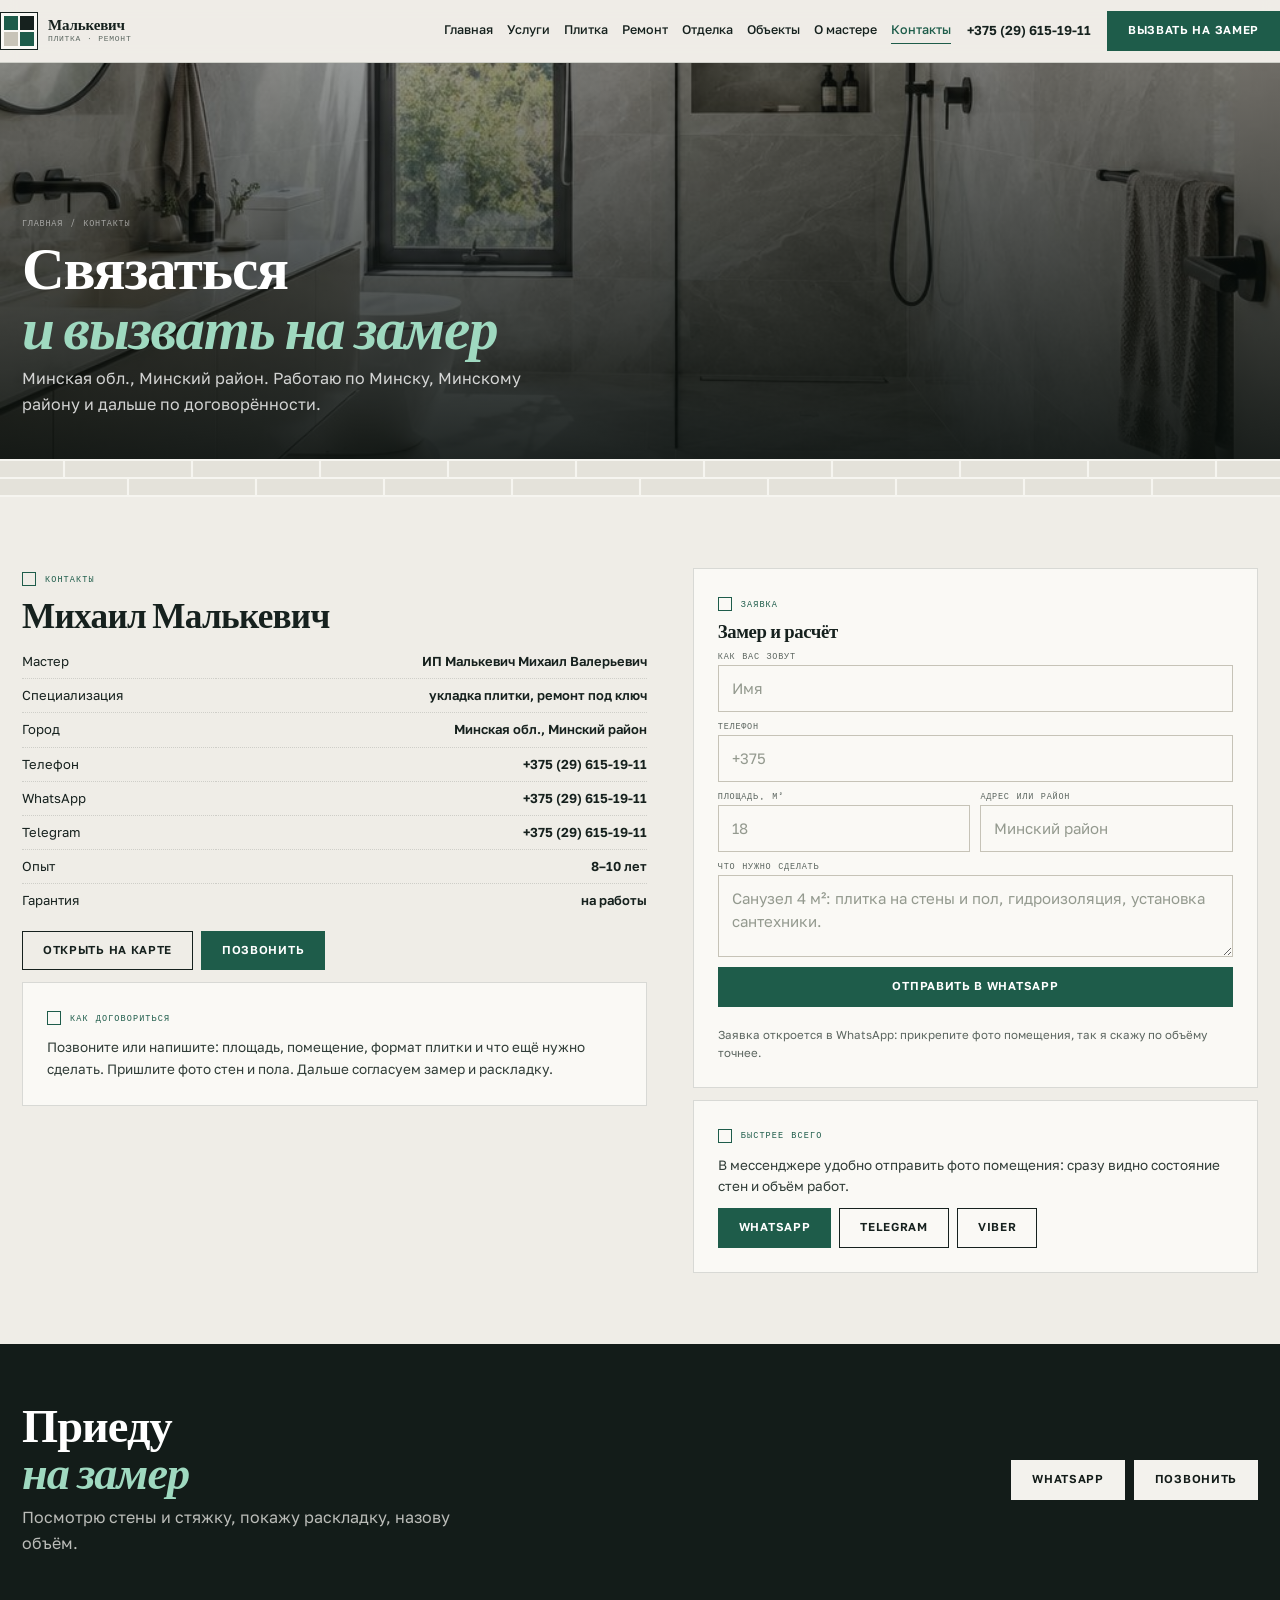
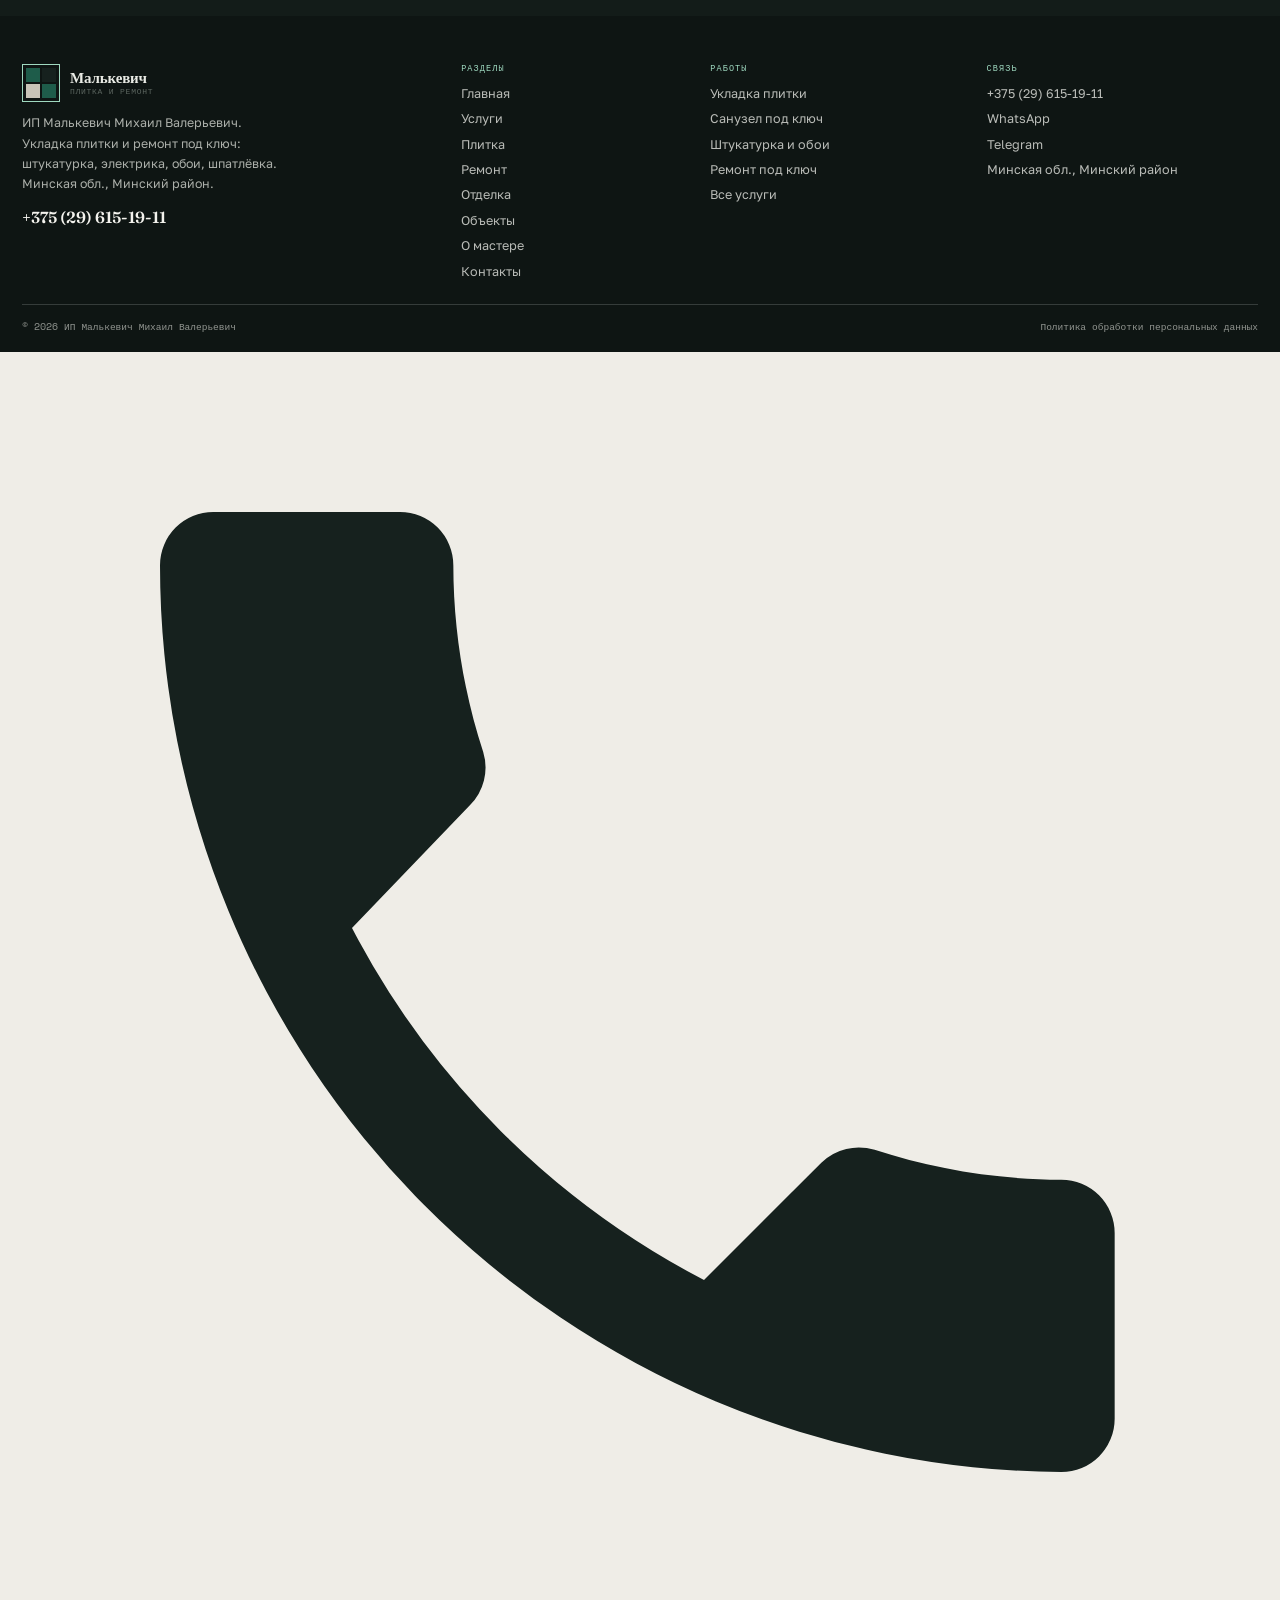
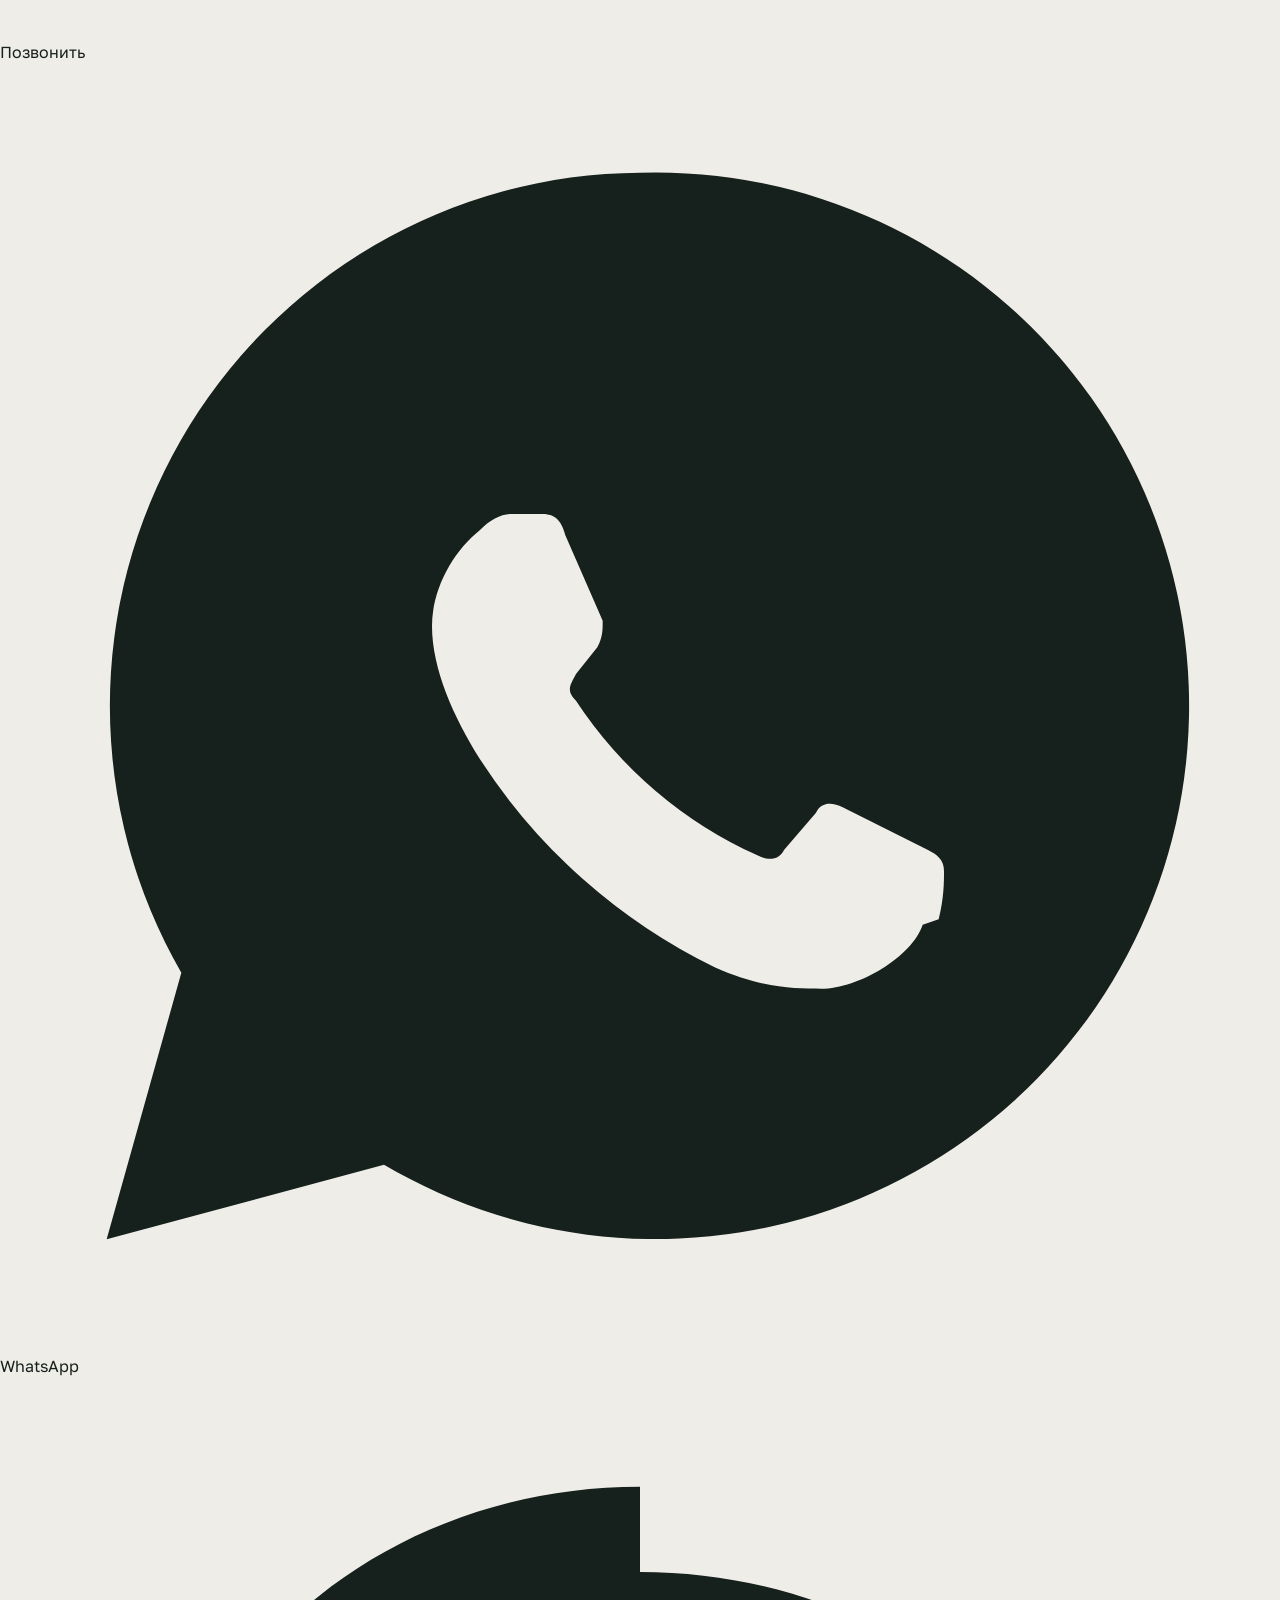
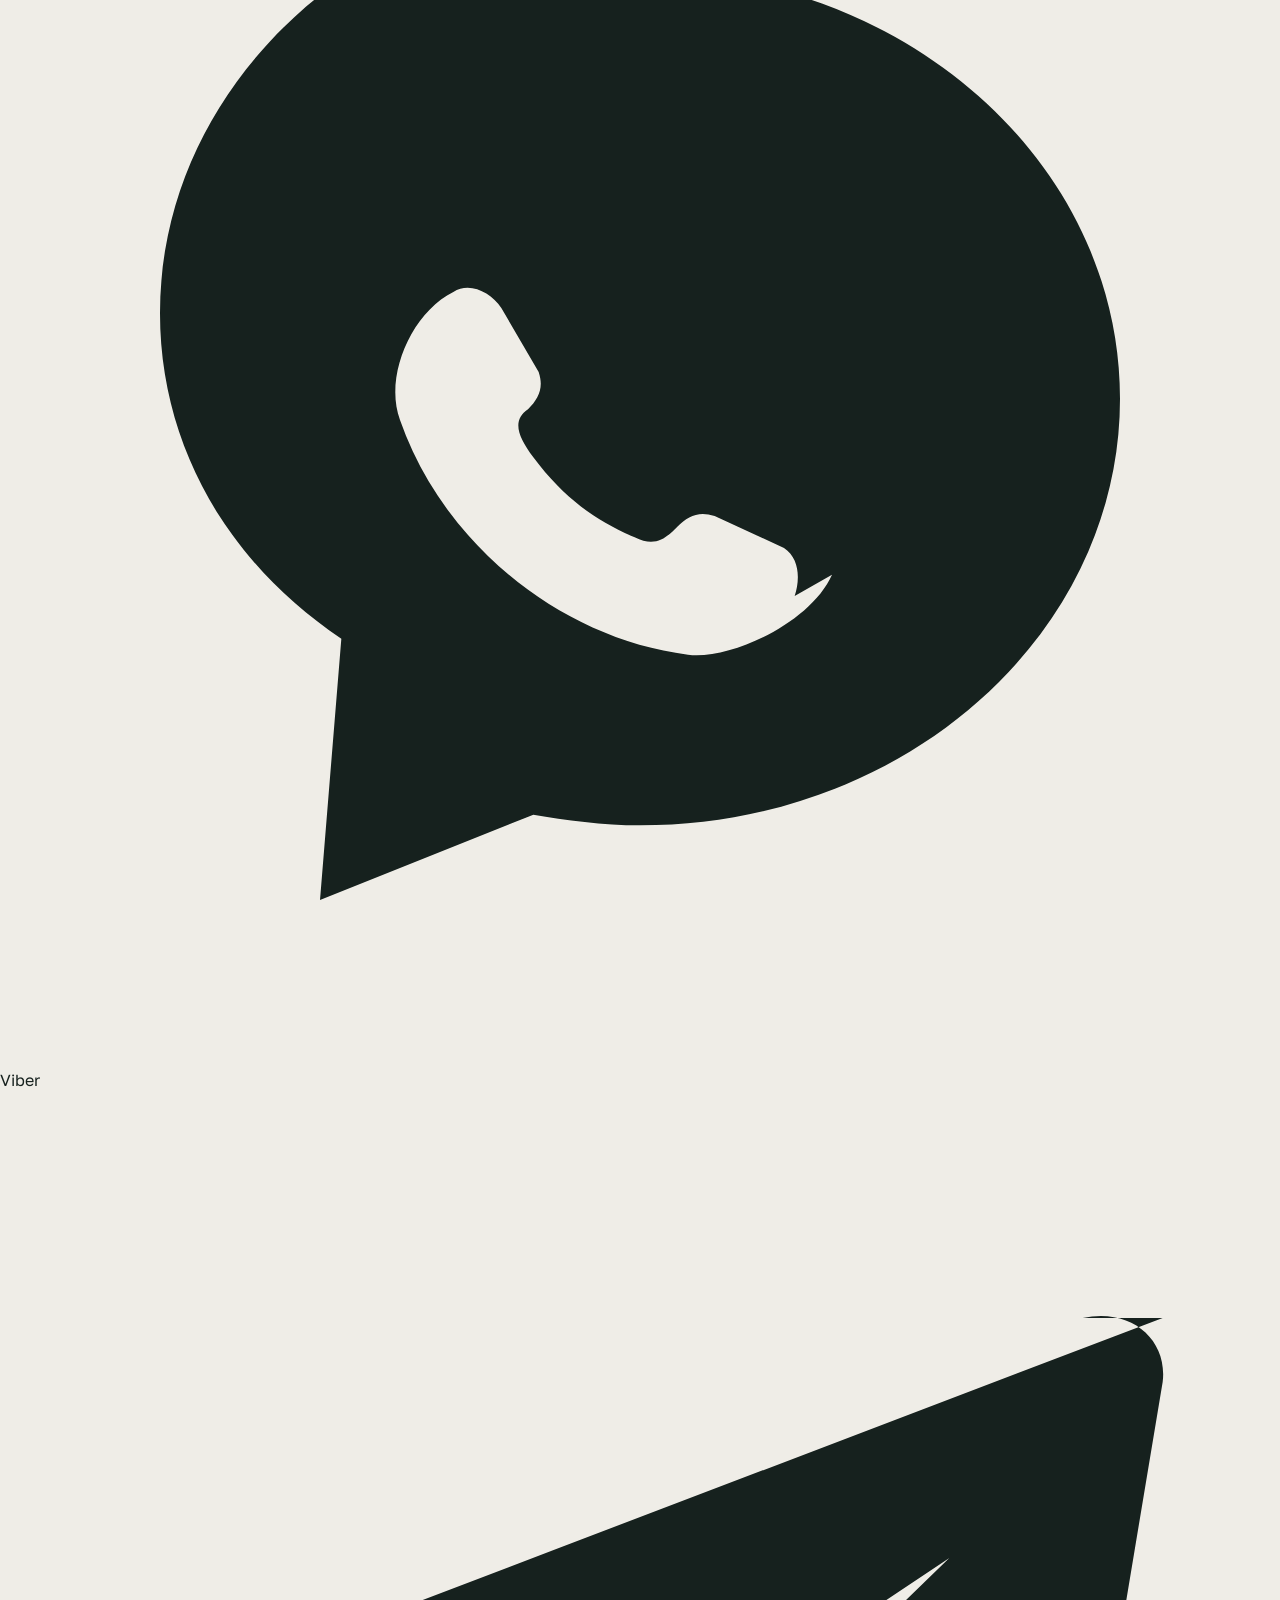
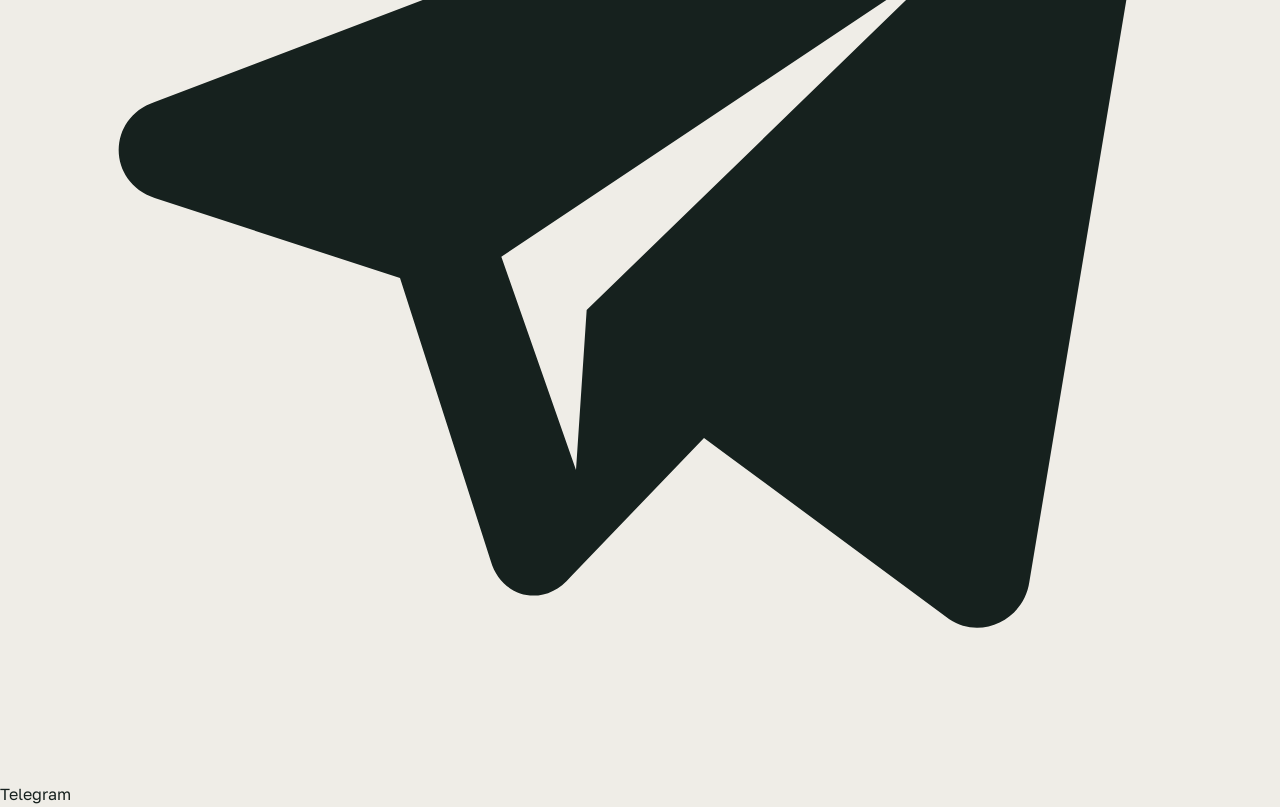
<file: kontakty.html>
<!DOCTYPE html>
<html lang="ru">
<head>
<meta charset="utf-8">
<meta name="viewport" content="width=device-width, initial-scale=1">
<title>Контакты: плитка и ремонт, Минский район | +375 (29) 615-19-11</title>
<meta name="description" content="Телефон +375 (29) 615-19-11. Минская обл., Минский район. Замер, раскладка, расчёт плитки.">
<meta property="og:title" content="Контакты: плитка и ремонт, Минский район | +375 (29) 615-19-11">
<meta property="og:description" content="Телефон +375 (29) 615-19-11. Минская обл., Минский район. Замер, раскладка, расчёт плитки.">
<meta property="og:type" content="website">
<meta name="theme-color" content="#EFEDE7">
<style>
:root{--bg:#EFEDE7;--bg2:#E4E2DA;--ink:#16211E;--ink2:#22322D;--paper:#FAF9F5;
--em:#1E5C4A;--em2:#2E7A63;--sand:#C8C4B8;--muted:#5C6660;--line:rgba(22,33,30,.15);
--d:'Fraunces',Georgia,serif;--b:'Golos Text',system-ui,sans-serif;--m:'Space Mono',ui-monospace,monospace;
--pad:22px;--max:1300px}
*{box-sizing:border-box}html{-webkit-text-size-adjust:100%}body{margin:0;background:var(--bg);color:var(--ink);font:16px/1.62 var(--b);-webkit-font-smoothing:antialiased}
img{max-width:100%;display:block}h1,h2,h3{margin:0;font-family:var(--d);font-weight:600;line-height:1;letter-spacing:-.02em}
a{color:inherit;text-decoration:none}[hidden]{display:none!important}
.wrap{width:100%;max-width:var(--max);margin:0 auto;padding:0 var(--pad)}
.header{position:sticky;top:0;z-index:40;background:rgba(239,237,231,.95);border-bottom:1px solid var(--line);backdrop-filter:blur(8px)}
.header__in{display:flex;align-items:center;gap:16px;padding:11px 0}
.logo{display:flex;align-items:center;gap:10px}
.logo__mark{width:38px;height:38px;display:grid;grid-template-columns:1fr 1fr;grid-template-rows:1fr 1fr;gap:2px;padding:3px;border:1px solid var(--ink);background:var(--paper)}
.logo__mark i{display:block;background:var(--em)}
.logo__mark i:nth-child(2){background:var(--ink)}
.logo__mark i:nth-child(3){background:var(--sand)}
.logo__mark i:nth-child(4){background:var(--em)}
.logo__txt{display:flex;flex-direction:column;line-height:1.15}
.logo__txt b{font:600 15px/1 var(--d);letter-spacing:-.01em}
.logo__txt i{font:400 8px/1.5 var(--m);letter-spacing:.09em;text-transform:uppercase;color:var(--muted);font-style:normal}
.nav{display:flex;gap:14px;margin-left:auto;font:500 12.5px/1 var(--b)}
.nav a{padding:6px 0;border-bottom:1px solid transparent}
.nav a:hover,.nav a.is-on{border-color:var(--em);color:var(--em)}
.header__tel{font:600 13px/1 var(--b);white-space:nowrap}
.btn{display:inline-flex;align-items:center;justify-content:center;gap:8px;padding:13px 20px;font:600 11.5px/1 var(--b);letter-spacing:.06em;text-transform:uppercase;border:1px solid var(--em);background:var(--em);color:#fff;cursor:pointer;transition:.18s}
.btn:hover{background:#14483A;border-color:#14483A}
.btn--ink{background:var(--ink);border-color:var(--ink)}
.btn--ink:hover{background:#000}
.btn--ghost{background:transparent;color:var(--ink);border-color:var(--ink)}
.btn--ghost:hover{background:var(--ink);color:#fff}
.burger{display:none;width:42px;height:36px;border:1px solid var(--ink);background:transparent;align-items:center;justify-content:center;flex-direction:column;gap:4px;cursor:pointer}
.burger i{display:block;width:16px;height:1px;background:var(--ink)}
.burger.is-close i:first-child{transform:rotate(45deg) translateY(3px)}
.burger.is-close i:last-child{transform:rotate(-45deg) translateY(-3px)}
.drawer{position:fixed;inset:0;z-index:90;background:rgba(14,22,19,.8);display:none}
.drawer[data-open]{display:block}
.drawer__in{position:absolute;inset:0 0 0 auto;width:min(400px,92vw);background:var(--bg);padding:18px;overflow-y:auto}
.drawer__top{display:flex;justify-content:space-between;align-items:center;margin-bottom:16px}
.drawer__nav{display:grid;font:600 21px/1 var(--d)}
.drawer__nav a{padding:13px 0;border-bottom:1px solid var(--line)}
.drawer__cta{width:100%;margin-top:16px}
.drawer__note{font-size:12px;color:var(--muted);margin-top:10px}
body.is-locked{overflow:hidden}
.hero{position:relative;min-height:min(94svh,820px);display:flex;align-items:flex-end;overflow:hidden;background:#101614}
.hero__img{position:absolute;inset:0;width:100%;height:100%;object-fit:cover}
.hero::after{content:'';position:absolute;inset:0;background:linear-gradient(180deg,rgba(9,15,13,.44),rgba(9,15,13,.1) 42%,rgba(9,15,13,.84) 76%,#101614 100%)}
.hero__in{position:relative;z-index:2;width:100%;padding:clamp(28px,4.6vw,58px) 0 clamp(14px,2vw,22px);color:#F6F4EF}
.hero h1{font-size:clamp(2.05rem,5.8vw,4.7rem);letter-spacing:-.03em;color:#fff}
.hero h1 em{font-style:italic;color:#9FD9C0}
.hero__lede{max-width:44ch;margin:14px 0 18px;color:rgba(246,244,239,.88)}
.hero__acts{display:flex;flex-wrap:wrap;gap:9px;margin-bottom:clamp(14px,2.2vw,26px)}
.hero__acts .btn--ghost{color:#fff;border-color:rgba(255,255,255,.6)}
.hero__acts .btn--ghost:hover{background:#fff;color:var(--ink)}
.hero__facts{display:grid;grid-template-columns:repeat(4,minmax(0,1fr));border-top:1px solid rgba(255,255,255,.28);gap:0 12px}
.hero__facts div{padding:11px 0 0}
.hero__facts b{display:block;font:600 clamp(1rem,1.6vw,1.25rem)/1.2 var(--d)}
.hero__facts span{font:400 8.5px/1.5 var(--m);letter-spacing:.08em;text-transform:uppercase;color:#9FD9C0}
@media (max-width:1024px){.nav{display:none}.burger{display:flex}.header__tel{display:none}.hero__facts{grid-template-columns:1fr 1fr}}
@media (max-width:380px){.header .btn{display:none}}
</style>
<link rel="preconnect" href="https://fonts.googleapis.com">
<link rel="preconnect" href="https://fonts.gstatic.com" crossorigin>
<link href="https://fonts.googleapis.com/css2?family=Fraunces:ital,opsz,wght@0,9..144,400;0,9..144,600;1,9..144,400&family=Golos+Text:wght@400;500;600&family=Space+Mono:wght@400;700&display=swap" rel="stylesheet">
<link rel="stylesheet" href="assets/css/style.v1.css">
<link rel="icon" href="assets/img/favicon.svg" type="image/svg+xml">
</head>
<body>
<header class="header"><div class="header__in wrap">
<a class="logo" href="index.html"><span class="logo__mark"><i></i><i></i><i></i><i></i></span><span class="logo__txt"><b>Малькевич</b><i>плитка · ремонт</i></span></a>
<nav class="nav" aria-label="Основное меню"><a href="index.html">Главная</a><a href="uslugi.html">Услуги</a><a href="plitka.html">Плитка</a><a href="remont.html">Ремонт</a><a href="otdelka.html">Отделка</a><a href="raboty.html">Объекты</a><a href="o-mastere.html">О мастере</a><a href="kontakty.html" class="is-on">Контакты</a></nav>
<a class="header__tel" href="tel:+375296151911">+375 (29) 615-19-11</a>
<a class="btn" href="#zayavka">Вызвать на замер</a>
<button class="burger" type="button" aria-label="Меню" aria-expanded="false" aria-controls="drawer"><i></i><i></i><i></i></button>
</div></header>
<div class="drawer" id="drawer" role="dialog" aria-modal="true" aria-label="Меню" hidden>
<div class="drawer__in">
<div class="drawer__top">
<a class="logo" href="index.html"><span class="logo__mark"><i></i><i></i><i></i><i></i></span><span class="logo__txt"><b>Малькевич</b><i>Минский район</i></span></a>
<button class="burger is-close" type="button" data-close aria-label="Закрыть меню"><i></i><i></i></button>
</div>
<nav class="drawer__nav"><a href="index.html">Главная</a><a href="uslugi.html">Услуги</a><a href="plitka.html">Плитка</a><a href="remont.html">Ремонт</a><a href="otdelka.html">Отделка</a><a href="raboty.html">Объекты</a><a href="o-mastere.html">О мастере</a><a href="kontakty.html">Контакты</a></nav>
<a class="btn drawer__cta" href="tel:+375296151911">Позвонить +375 (29) 615-19-11</a>
<p class="drawer__note">Укладка плитки, санузлы под ключ, штукатурка, шпатлёвка, обои, электрика. Ремонт от А до Я. Минская обл., Минский район, опыт 8–10 лет.</p>
</div></div>
<main>
<section class="phero"><img src="assets/img/hero.jpg" alt="Плитка" width="1536" height="1024">
<div class="phero__in"><div class="wrap"><div class="crumbs"><a href="index.html">Главная</a> / Контакты</div>
<h1>Связаться<br><em>и вызвать на замер</em></h1><p>Минская обл., Минский район. Работаю по Минску, Минскому району и дальше по договорённости.</p></div></div></section>
<div class="grout" aria-hidden="true"><svg viewBox="0 0 1200 38" preserveAspectRatio="none">
<rect width="1200" height="38" fill="#E4E2DA"/>
<g stroke="#F6F5F0" stroke-width="2">
<line x1="0" y1="1" x2="1200" y2="1"/><line x1="0" y1="37" x2="1200" y2="37"/><line x1="0" y1="19" x2="1200" y2="19"/>
</g>
<g stroke="#F6F5F0" stroke-width="2">
<line x1="60" y1="1" x2="60" y2="19"/><line x1="180" y1="1" x2="180" y2="19"/><line x1="300" y1="1" x2="300" y2="19"/>
<line x1="420" y1="1" x2="420" y2="19"/><line x1="540" y1="1" x2="540" y2="19"/><line x1="660" y1="1" x2="660" y2="19"/>
<line x1="780" y1="1" x2="780" y2="19"/><line x1="900" y1="1" x2="900" y2="19"/><line x1="1020" y1="1" x2="1020" y2="19"/><line x1="1140" y1="1" x2="1140" y2="19"/>
</g>
<g stroke="#F6F5F0" stroke-width="2">
<line x1="120" y1="19" x2="120" y2="37"/><line x1="240" y1="19" x2="240" y2="37"/><line x1="360" y1="19" x2="360" y2="37"/>
<line x1="480" y1="19" x2="480" y2="37"/><line x1="600" y1="19" x2="600" y2="37"/><line x1="720" y1="19" x2="720" y2="37"/>
<line x1="840" y1="19" x2="840" y2="37"/><line x1="960" y1="19" x2="960" y2="37"/><line x1="1080" y1="19" x2="1080" y2="37"/>
</g></svg></div>
<section class="section"><div class="wrap"><div class="two">
<div>
<p class="eyebrow">контакты</p>
<h2 class="h2" style="font-size:clamp(1.45rem,3vw,2.2rem);margin-bottom:12px">Михаил Малькевич</h2>
<table class="spec">
<tbody>
<tr><td>Мастер</td><td>ИП Малькевич Михаил Валерьевич</td></tr>
<tr><td>Специализация</td><td>укладка плитки, ремонт под ключ</td></tr>
<tr><td>Город</td><td>Минская обл., Минский район</td></tr>
<tr><td>Телефон</td><td><a href="tel:+375296151911">+375 (29) 615-19-11</a></td></tr>
<tr><td>WhatsApp</td><td><a href="https://wa.me/375296151911" target="_blank" rel="noopener">+375 (29) 615-19-11</a></td></tr>
<tr><td>Telegram</td><td><a href="https://t.me/+375296151911" target="_blank" rel="noopener">+375 (29) 615-19-11</a></td></tr>
<tr><td>Опыт</td><td>8–10 лет</td></tr>
<tr><td>Гарантия</td><td>на работы</td></tr>
</tbody></table>
<div style="display:flex;gap:8px;flex-wrap:wrap;margin-top:14px"><a class="btn btn--ghost" href="https://yandex.by/maps/?text=%D0%9C%D0%B8%D0%BD%D1%81%D0%BA%D0%B8%D0%B9%20%D1%80%D0%B0%D0%B9%D0%BE%D0%BD%20%D1%83%D0%BA%D0%BB%D0%B0%D0%B4%D0%BA%D0%B0%20%D0%BF%D0%BB%D0%B8%D1%82%D0%BA%D0%B8" target="_blank" rel="noopener">Открыть на карте</a><a class="btn" href="tel:+375296151911">Позвонить</a></div>
<div class="card" style="margin-top:12px"><p class="eyebrow">как договориться</p>
<p style="margin:0;color:#313D38;font-size:13.5px">Позвоните или напишите: площадь, помещение, формат плитки и что ещё нужно сделать. Пришлите фото стен и пола. Дальше согласуем замер и раскладку.</p></div>
</div>
<div><div class="card"><p class="eyebrow">заявка</p><h3 style="margin-bottom:10px">Замер и расчёт</h3><form class="form" id="lead">
<label>Как вас зовут<input type="text" id="lName" placeholder="Имя" required></label>
<label>Телефон<input type="tel" id="lTel" placeholder="+375" required></label>
<div class="row2"><label>Площадь, м²<input type="text" id="lArea" placeholder="18"></label><label>Адрес или район<input type="text" id="lCity" placeholder="Минский район"></label></div>
<label>Что нужно сделать<textarea id="lTask" placeholder="Санузел 4 м²: плитка на стены и пол, гидроизоляция, установка сантехники."></textarea></label>
<button class="btn" type="submit">Отправить в WhatsApp</button>
<p class="hint">Заявка откроется в WhatsApp: прикрепите фото помещения, так я скажу по объёму точнее.</p>
</form></div>
<div class="card" style="margin-top:12px"><p class="eyebrow">быстрее всего</p>
<p style="margin:0 0 10px;color:#313D38;font-size:13.5px">В мессенджере удобно отправить фото помещения: сразу видно состояние стен и объём работ.</p>
<div style="display:flex;gap:8px;flex-wrap:wrap"><a class="btn" href="https://wa.me/375296151911" target="_blank" rel="noopener">WhatsApp</a><a class="btn btn--ghost" href="https://t.me/+375296151911" target="_blank" rel="noopener">Telegram</a><a class="btn btn--ghost" href="viber://chat?number=%2B375296151911">Viber</a></div></div>
</div>
</div></div></section>
<section class="cta"><div class="wrap cta__in"><div><h2>Приеду<br><em>на замер</em></h2><p>Посмотрю стены и стяжку, покажу раскладку, назову объём.</p></div>
<div class="cta__acts"><a class="btn btn--light" href="https://wa.me/375296151911" target="_blank" rel="noopener">WhatsApp</a><a class="btn btn--light" href="tel:+375296151911">Позвонить</a></div></div></section>
</main>
<footer class="footer"><div class="wrap">
<div class="footer__top">
<div class="footer__about"><a class="logo logo--f" href="index.html"><span class="logo__mark"><i></i><i></i><i></i><i></i></span><span class="logo__txt"><b>Малькевич</b><i>плитка и ремонт</i></span></a>
<p>ИП Малькевич Михаил Валерьевич. Укладка плитки и ремонт под ключ: штукатурка, электрика, обои, шпатлёвка. Минская обл., Минский район.</p>
<a class="footer__tel" href="tel:+375296151911">+375 (29) 615-19-11</a>
</div>
<div><h4>Разделы</h4><ul><li><a href="index.html">Главная</a></li><li><a href="uslugi.html">Услуги</a></li><li><a href="plitka.html">Плитка</a></li><li><a href="remont.html">Ремонт</a></li><li><a href="otdelka.html">Отделка</a></li><li><a href="raboty.html">Объекты</a></li><li><a href="o-mastere.html">О мастере</a></li><li><a href="kontakty.html">Контакты</a></li></ul></div>
<div><h4>Работы</h4><ul><li><a href="plitka.html">Укладка плитки</a></li><li><a href="sanuzly.html">Санузел под ключ</a></li><li><a href="otdelka.html">Штукатурка и обои</a></li><li><a href="remont.html">Ремонт под ключ</a></li><li><a href="uslugi.html">Все услуги</a></li></ul></div>
<div><h4>Связь</h4><ul><li><a href="tel:+375296151911">+375 (29) 615-19-11</a></li><li><a href="https://wa.me/375296151911" target="_blank" rel="noopener">WhatsApp</a></li><li><a href="https://t.me/+375296151911" target="_blank" rel="noopener">Telegram</a></li><li><a href="https://yandex.by/maps/?text=%D0%9C%D0%B8%D0%BD%D1%81%D0%BA%D0%B8%D0%B9%20%D1%80%D0%B0%D0%B9%D0%BE%D0%BD%20%D1%83%D0%BA%D0%BB%D0%B0%D0%B4%D0%BA%D0%B0%20%D0%BF%D0%BB%D0%B8%D1%82%D0%BA%D0%B8" target="_blank" rel="noopener">Минская обл., Минский район</a></li></ul></div>
</div>
<div class="footer__bottom"><span>© <span id="yr">2026</span> ИП Малькевич Михаил Валерьевич</span>
<span><a href="politika.html">Политика обработки персональных данных</a></span></div>
</div></footer>
<div class="mbar" role="navigation" aria-label="Быстрая связь">
<a href="tel:+375296151911"><svg viewBox="0 0 24 24" fill="currentColor" aria-hidden="true"><path d="M6.6 10.8a15.5 15.5 0 0 0 6.6 6.6l2.2-2.2a1 1 0 0 1 1-.24c1.1.36 2.3.56 3.5.56a1 1 0 0 1 1 1V20a1 1 0 0 1-1 1A17 17 0 0 1 3 4a1 1 0 0 1 1-1h3.5a1 1 0 0 1 1 1c0 1.2.2 2.4.56 3.5a1 1 0 0 1-.25 1z"/></svg>Позвонить</a>
<a href="https://wa.me/375296151911" target="_blank" rel="noopener"><svg viewBox="0 0 24 24" fill="currentColor" aria-hidden="true"><path d="M12 2a10 10 0 0 0-8.6 15L2 22l5.2-1.4A10 10 0 1 0 12 2m5.3 14.1c-.2.6-1.2 1.2-1.9 1.2-.5 0-1.1 0-2-.4a11 11 0 0 1-4.4-3.9c-.5-.8-.9-1.7-.9-2.5 0-.7.4-1.4.9-1.8.2-.2.4-.3.6-.3h.5c.2 0 .4 0 .5.4l.7 1.6c0 .2 0 .3-.1.5l-.4.5c-.1.2-.2.3 0 .5a8 8 0 0 0 3.4 2.9c.2.1.4.1.5-.1l.6-.7c.1-.2.3-.2.5-.1l1.6.8c.2.1.3.2.3.4s0 .5-.1.9"/></svg>WhatsApp</a>
<a href="viber://chat?number=%2B375296151911"><svg viewBox="0 0 24 24" fill="currentColor" aria-hidden="true"><path d="M12 2C7 2 3 5.6 3 10c0 2.5 1.3 4.7 3.4 6.1L6 21l4-1.6c.6.1 1.3.2 2 .2 5 0 9-3.6 9-8s-4-8-9-8m3.6 11.3c-.4.9-1.9 1.6-2.7 1.5-2.4-.3-4.6-2.1-5.4-4.4-.3-.8.2-2 1-2.4.3-.2.7 0 .9.3l.7 1.2c.1.3 0 .5-.2.7-.3.2-.2.5.1.9.6.8 1.2 1.2 1.9 1.5.4.2.6 0 .8-.2s.4-.3.7-.2l1.3.6c.3.2.3.6.2.9"/></svg>Viber</a>
<a href="https://t.me/+375296151911" target="_blank" rel="noopener"><svg viewBox="0 0 24 24" fill="currentColor" aria-hidden="true"><path d="M21.8 4.2 2.9 11.4c-.9.3-.9 1.5 0 1.8l4.6 1.5 1.7 5.3c.2.7 1 .9 1.5.3l2.5-2.6 4.6 3.4c.6.4 1.4 0 1.5-.7l2.5-15c.1-.8-.6-1.4-1.5-1.2M9.4 14.3l8.4-5.6-6.8 6.6-.2 3z"/></svg>Telegram</a>
</div>
<script src="assets/js/main.v1.js"></script>
</body>
</html>
</file>
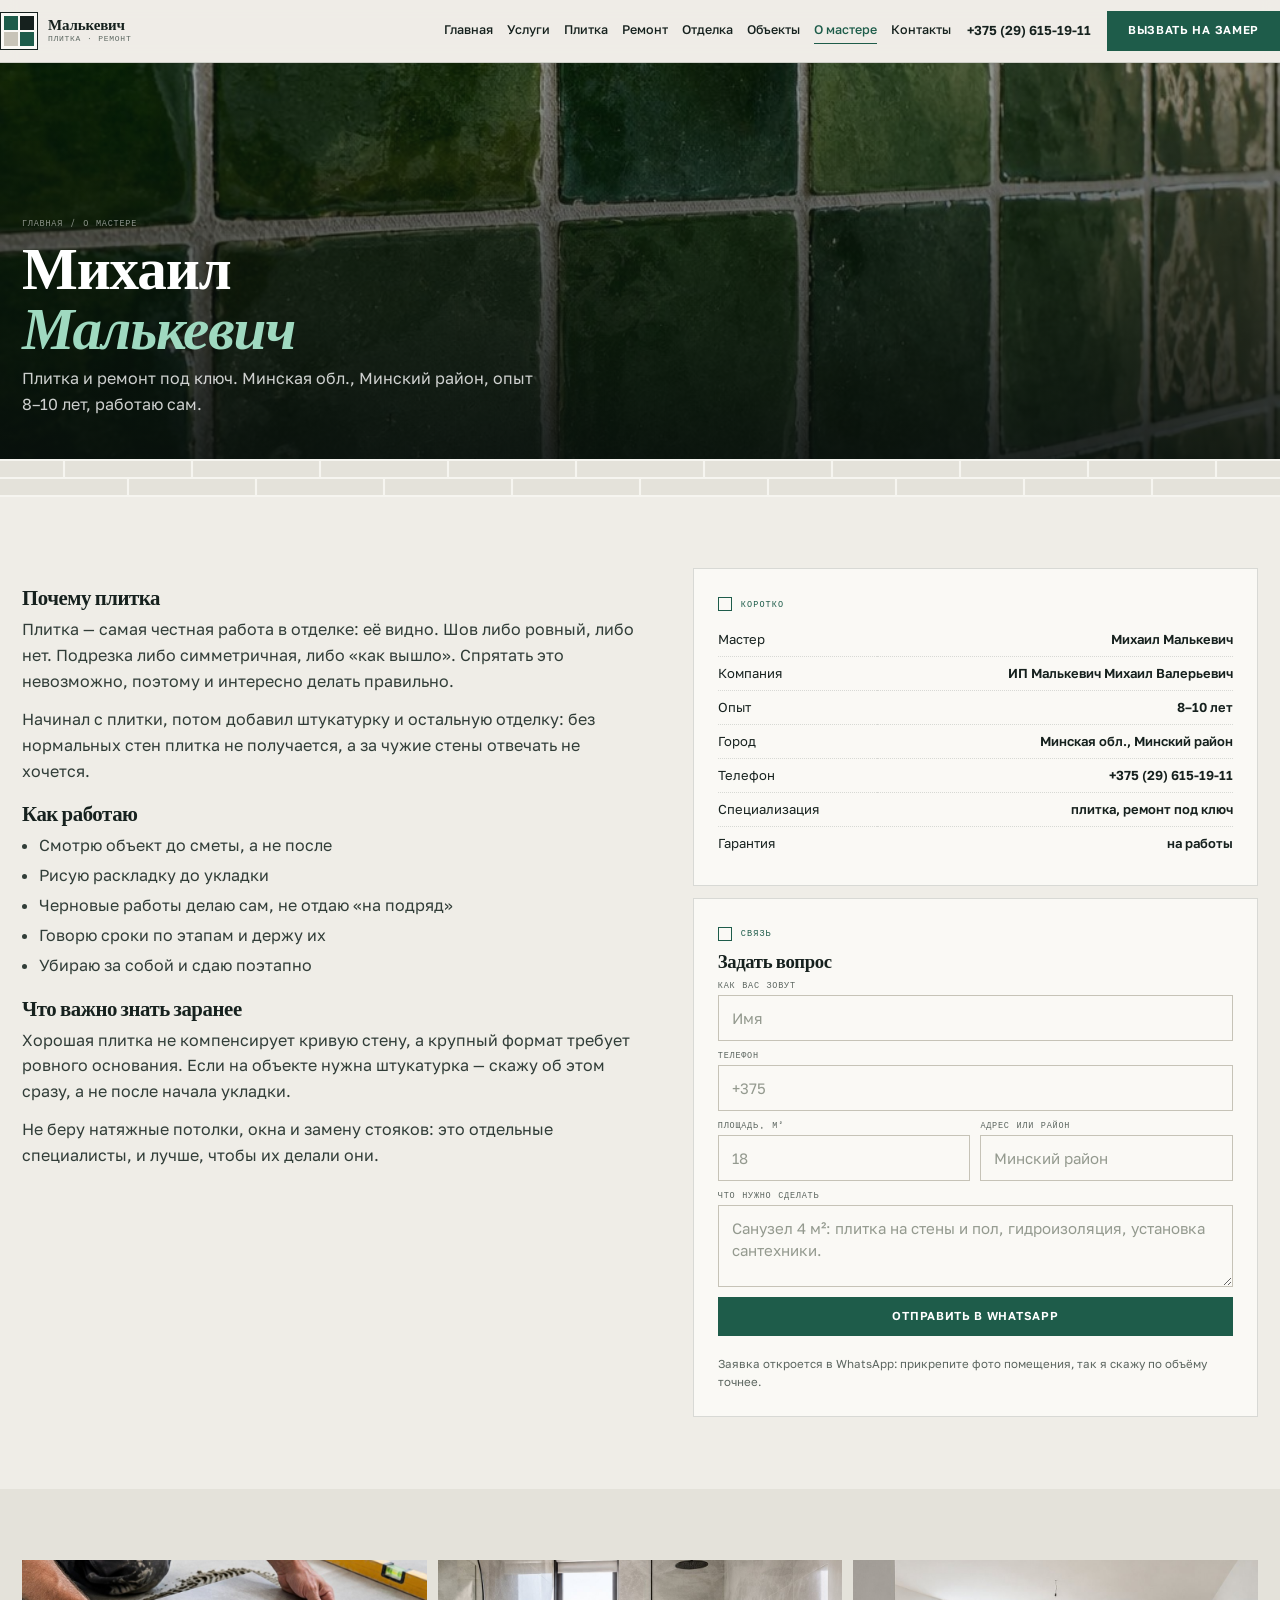
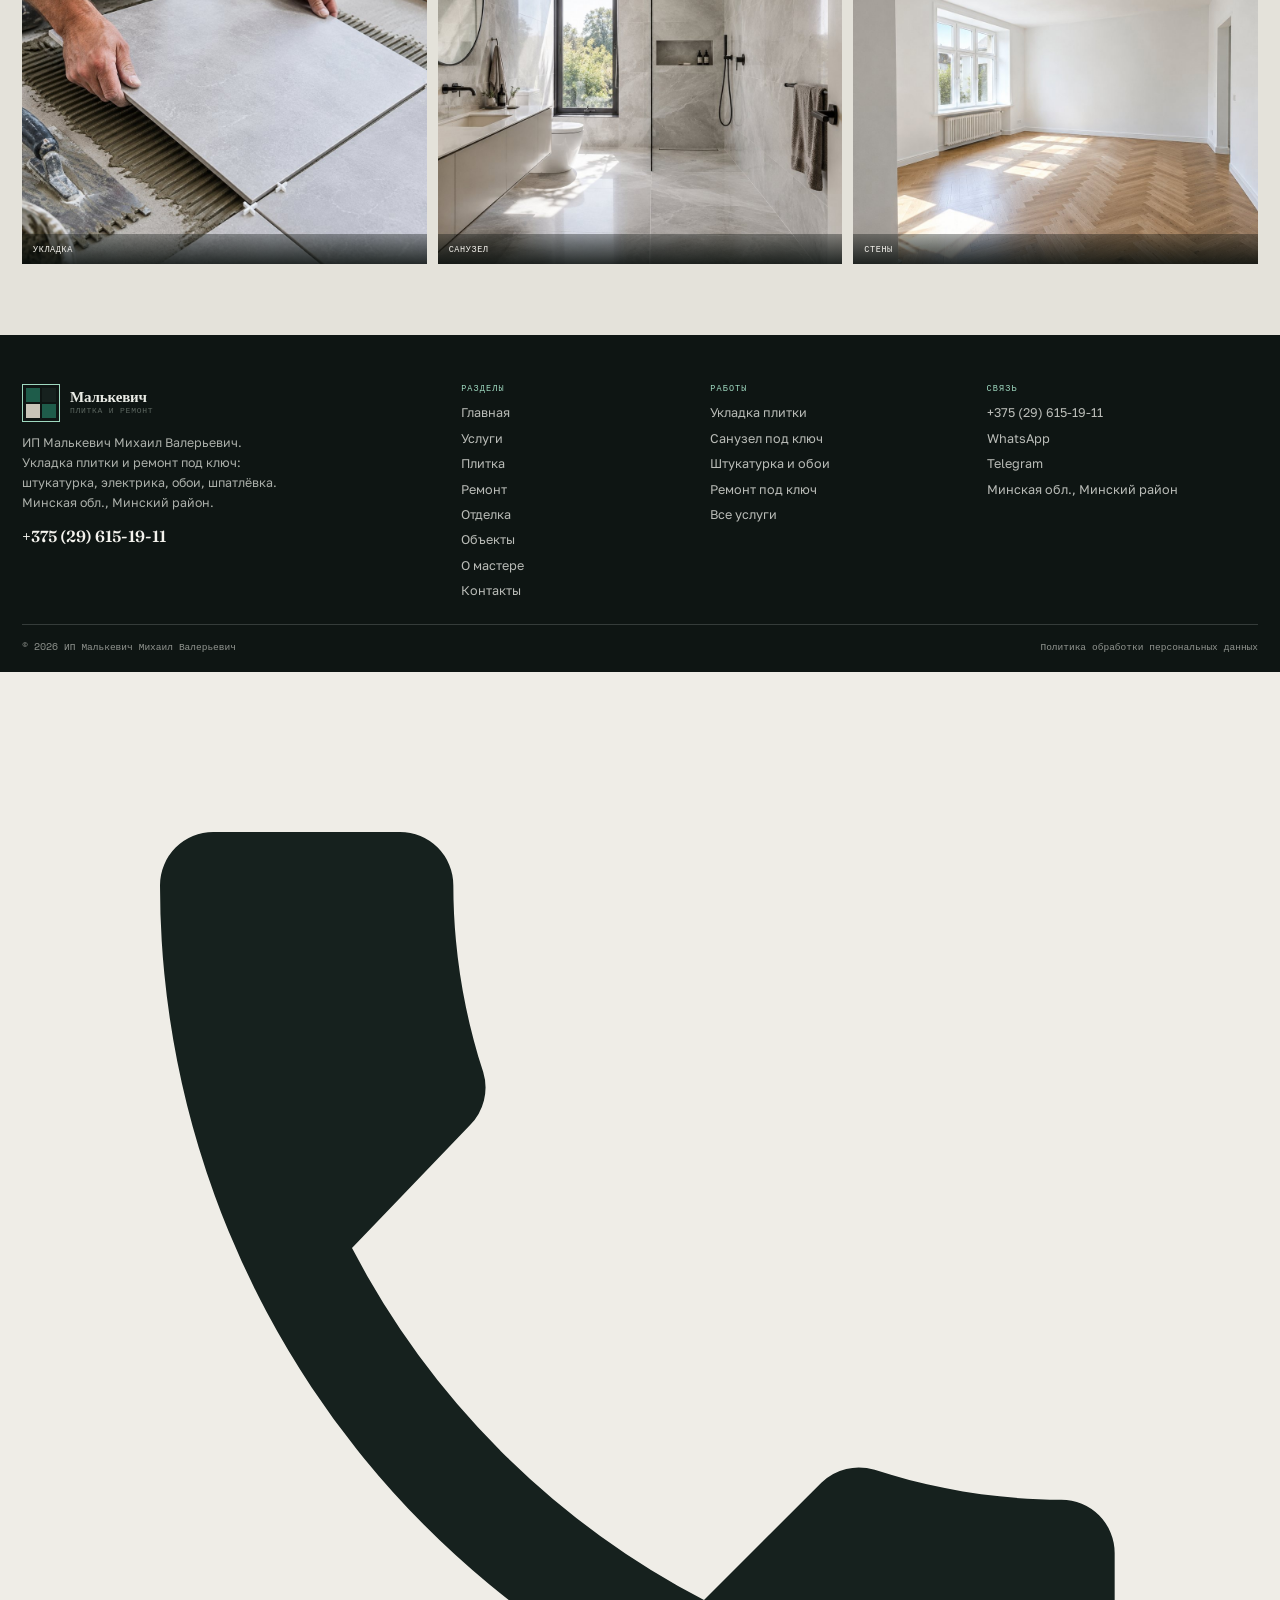
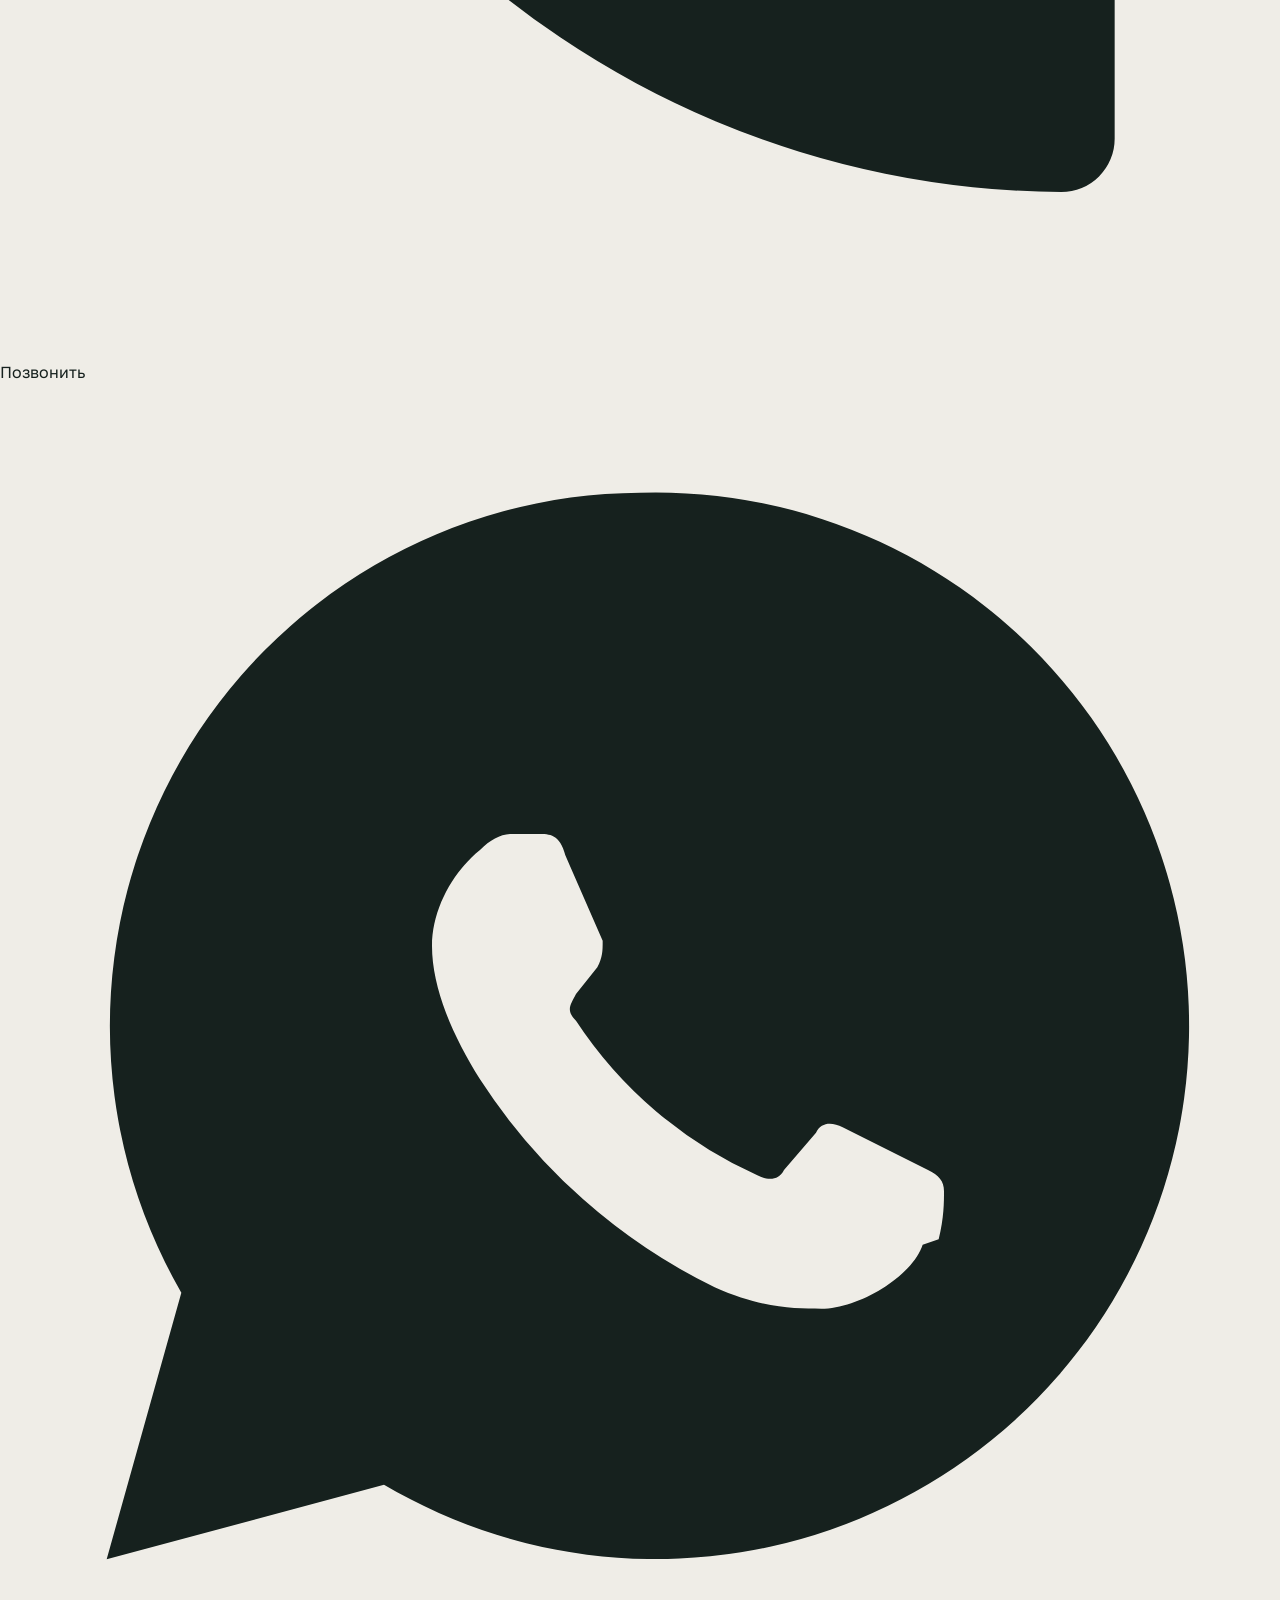
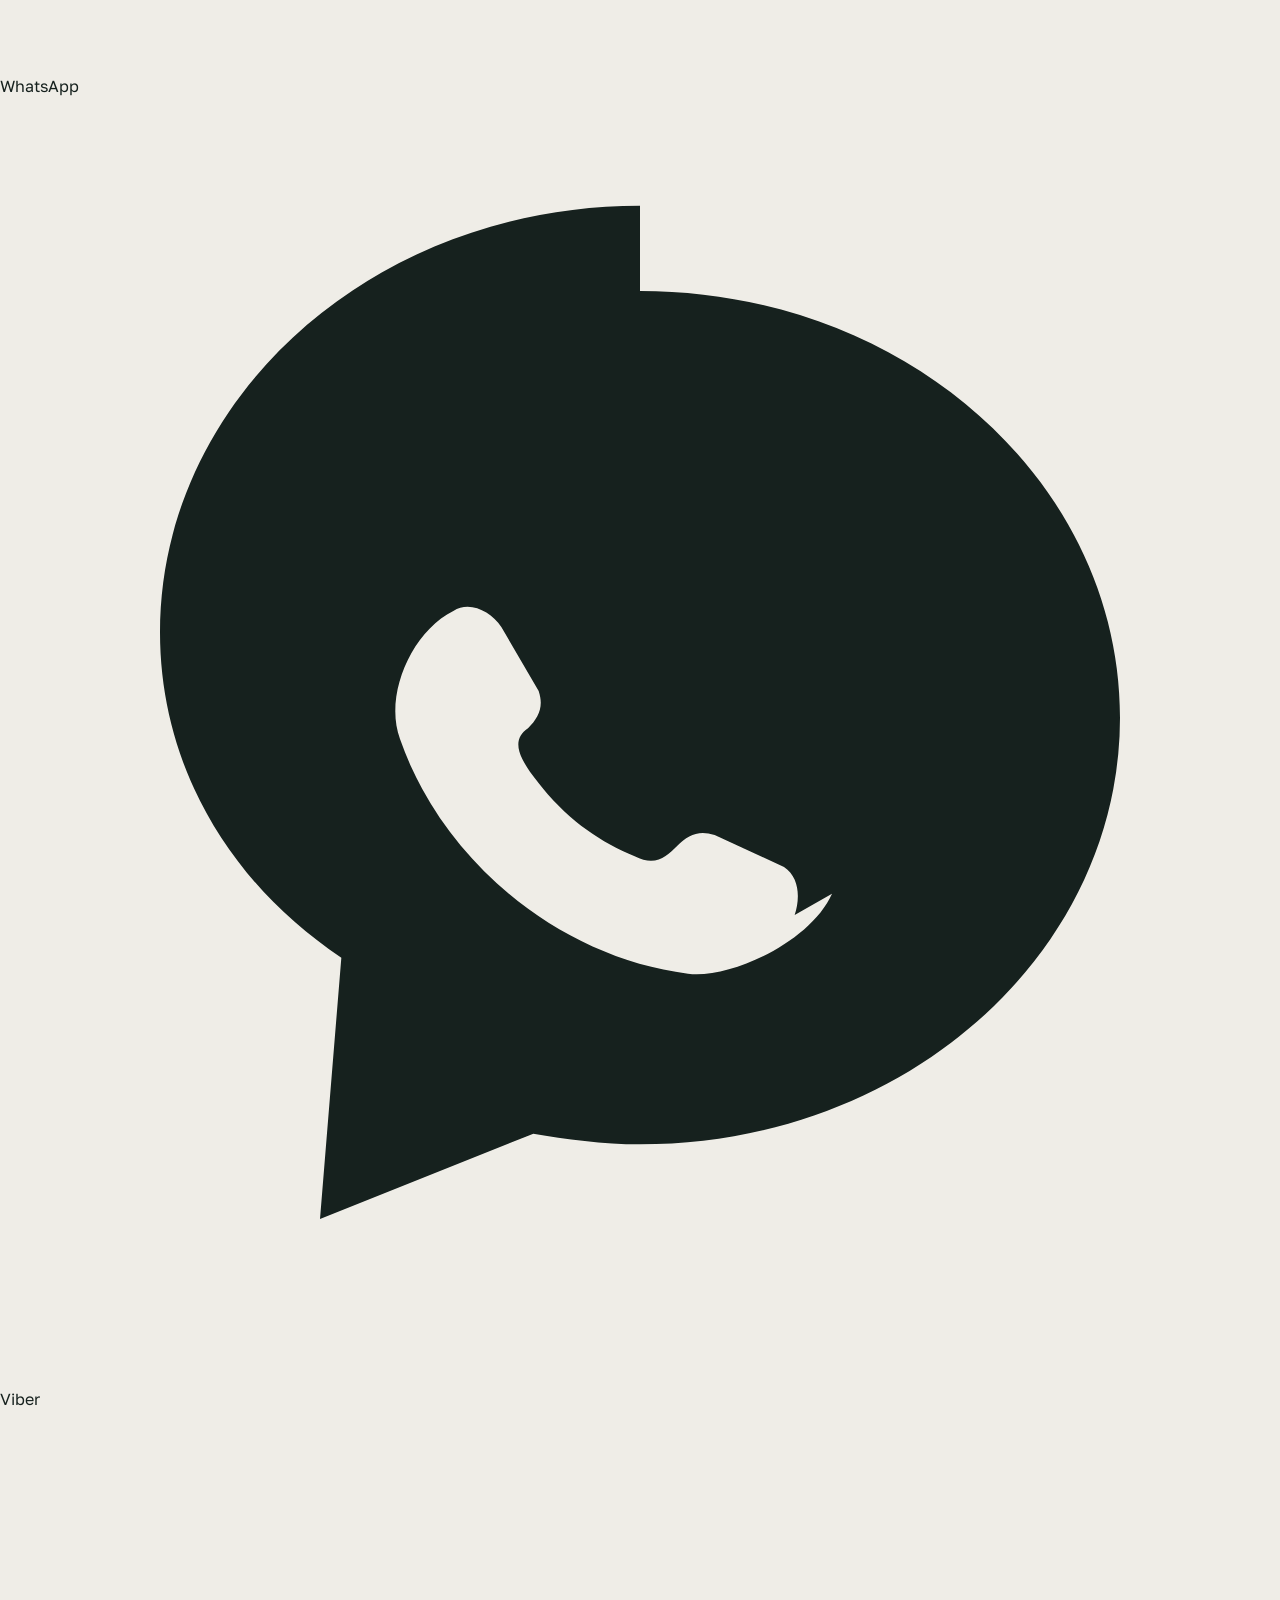
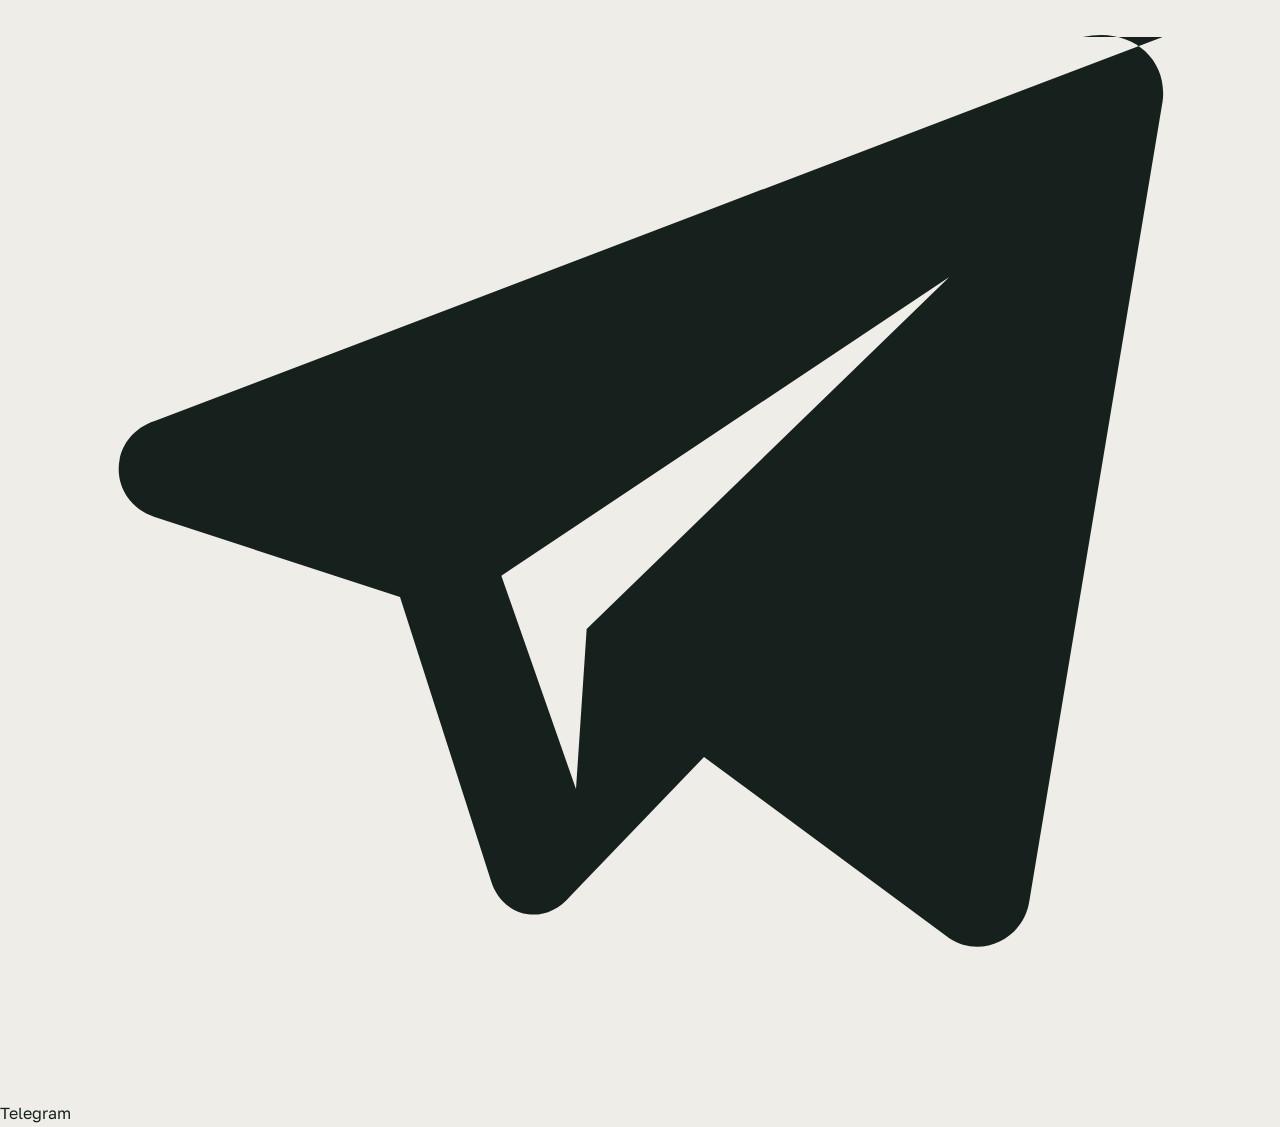
<file: o-mastere.html>
<!DOCTYPE html>
<html lang="ru">
<head>
<meta charset="utf-8">
<meta name="viewport" content="width=device-width, initial-scale=1">
<title>О мастере: Михаил Малькевич, плитка и ремонт</title>
<meta name="description" content="ИП Малькевич Михаил Валерьевич: укладка плитки и ремонт под ключ, опыт 8–10 лет, гарантия на работы. Минский район.">
<meta property="og:title" content="О мастере: Михаил Малькевич, плитка и ремонт">
<meta property="og:description" content="ИП Малькевич Михаил Валерьевич: укладка плитки и ремонт под ключ, опыт 8–10 лет, гарантия на работы. Минский район.">
<meta property="og:type" content="website">
<meta name="theme-color" content="#EFEDE7">
<style>
:root{--bg:#EFEDE7;--bg2:#E4E2DA;--ink:#16211E;--ink2:#22322D;--paper:#FAF9F5;
--em:#1E5C4A;--em2:#2E7A63;--sand:#C8C4B8;--muted:#5C6660;--line:rgba(22,33,30,.15);
--d:'Fraunces',Georgia,serif;--b:'Golos Text',system-ui,sans-serif;--m:'Space Mono',ui-monospace,monospace;
--pad:22px;--max:1300px}
*{box-sizing:border-box}html{-webkit-text-size-adjust:100%}body{margin:0;background:var(--bg);color:var(--ink);font:16px/1.62 var(--b);-webkit-font-smoothing:antialiased}
img{max-width:100%;display:block}h1,h2,h3{margin:0;font-family:var(--d);font-weight:600;line-height:1;letter-spacing:-.02em}
a{color:inherit;text-decoration:none}[hidden]{display:none!important}
.wrap{width:100%;max-width:var(--max);margin:0 auto;padding:0 var(--pad)}
.header{position:sticky;top:0;z-index:40;background:rgba(239,237,231,.95);border-bottom:1px solid var(--line);backdrop-filter:blur(8px)}
.header__in{display:flex;align-items:center;gap:16px;padding:11px 0}
.logo{display:flex;align-items:center;gap:10px}
.logo__mark{width:38px;height:38px;display:grid;grid-template-columns:1fr 1fr;grid-template-rows:1fr 1fr;gap:2px;padding:3px;border:1px solid var(--ink);background:var(--paper)}
.logo__mark i{display:block;background:var(--em)}
.logo__mark i:nth-child(2){background:var(--ink)}
.logo__mark i:nth-child(3){background:var(--sand)}
.logo__mark i:nth-child(4){background:var(--em)}
.logo__txt{display:flex;flex-direction:column;line-height:1.15}
.logo__txt b{font:600 15px/1 var(--d);letter-spacing:-.01em}
.logo__txt i{font:400 8px/1.5 var(--m);letter-spacing:.09em;text-transform:uppercase;color:var(--muted);font-style:normal}
.nav{display:flex;gap:14px;margin-left:auto;font:500 12.5px/1 var(--b)}
.nav a{padding:6px 0;border-bottom:1px solid transparent}
.nav a:hover,.nav a.is-on{border-color:var(--em);color:var(--em)}
.header__tel{font:600 13px/1 var(--b);white-space:nowrap}
.btn{display:inline-flex;align-items:center;justify-content:center;gap:8px;padding:13px 20px;font:600 11.5px/1 var(--b);letter-spacing:.06em;text-transform:uppercase;border:1px solid var(--em);background:var(--em);color:#fff;cursor:pointer;transition:.18s}
.btn:hover{background:#14483A;border-color:#14483A}
.btn--ink{background:var(--ink);border-color:var(--ink)}
.btn--ink:hover{background:#000}
.btn--ghost{background:transparent;color:var(--ink);border-color:var(--ink)}
.btn--ghost:hover{background:var(--ink);color:#fff}
.burger{display:none;width:42px;height:36px;border:1px solid var(--ink);background:transparent;align-items:center;justify-content:center;flex-direction:column;gap:4px;cursor:pointer}
.burger i{display:block;width:16px;height:1px;background:var(--ink)}
.burger.is-close i:first-child{transform:rotate(45deg) translateY(3px)}
.burger.is-close i:last-child{transform:rotate(-45deg) translateY(-3px)}
.drawer{position:fixed;inset:0;z-index:90;background:rgba(14,22,19,.8);display:none}
.drawer[data-open]{display:block}
.drawer__in{position:absolute;inset:0 0 0 auto;width:min(400px,92vw);background:var(--bg);padding:18px;overflow-y:auto}
.drawer__top{display:flex;justify-content:space-between;align-items:center;margin-bottom:16px}
.drawer__nav{display:grid;font:600 21px/1 var(--d)}
.drawer__nav a{padding:13px 0;border-bottom:1px solid var(--line)}
.drawer__cta{width:100%;margin-top:16px}
.drawer__note{font-size:12px;color:var(--muted);margin-top:10px}
body.is-locked{overflow:hidden}
.hero{position:relative;min-height:min(94svh,820px);display:flex;align-items:flex-end;overflow:hidden;background:#101614}
.hero__img{position:absolute;inset:0;width:100%;height:100%;object-fit:cover}
.hero::after{content:'';position:absolute;inset:0;background:linear-gradient(180deg,rgba(9,15,13,.44),rgba(9,15,13,.1) 42%,rgba(9,15,13,.84) 76%,#101614 100%)}
.hero__in{position:relative;z-index:2;width:100%;padding:clamp(28px,4.6vw,58px) 0 clamp(14px,2vw,22px);color:#F6F4EF}
.hero h1{font-size:clamp(2.05rem,5.8vw,4.7rem);letter-spacing:-.03em;color:#fff}
.hero h1 em{font-style:italic;color:#9FD9C0}
.hero__lede{max-width:44ch;margin:14px 0 18px;color:rgba(246,244,239,.88)}
.hero__acts{display:flex;flex-wrap:wrap;gap:9px;margin-bottom:clamp(14px,2.2vw,26px)}
.hero__acts .btn--ghost{color:#fff;border-color:rgba(255,255,255,.6)}
.hero__acts .btn--ghost:hover{background:#fff;color:var(--ink)}
.hero__facts{display:grid;grid-template-columns:repeat(4,minmax(0,1fr));border-top:1px solid rgba(255,255,255,.28);gap:0 12px}
.hero__facts div{padding:11px 0 0}
.hero__facts b{display:block;font:600 clamp(1rem,1.6vw,1.25rem)/1.2 var(--d)}
.hero__facts span{font:400 8.5px/1.5 var(--m);letter-spacing:.08em;text-transform:uppercase;color:#9FD9C0}
@media (max-width:1024px){.nav{display:none}.burger{display:flex}.header__tel{display:none}.hero__facts{grid-template-columns:1fr 1fr}}
@media (max-width:380px){.header .btn{display:none}}
</style>
<link rel="preconnect" href="https://fonts.googleapis.com">
<link rel="preconnect" href="https://fonts.gstatic.com" crossorigin>
<link href="https://fonts.googleapis.com/css2?family=Fraunces:ital,opsz,wght@0,9..144,400;0,9..144,600;1,9..144,400&family=Golos+Text:wght@400;500;600&family=Space+Mono:wght@400;700&display=swap" rel="stylesheet">
<link rel="stylesheet" href="assets/css/style.v1.css">
<link rel="icon" href="assets/img/favicon.svg" type="image/svg+xml">
</head>
<body>
<header class="header"><div class="header__in wrap">
<a class="logo" href="index.html"><span class="logo__mark"><i></i><i></i><i></i><i></i></span><span class="logo__txt"><b>Малькевич</b><i>плитка · ремонт</i></span></a>
<nav class="nav" aria-label="Основное меню"><a href="index.html">Главная</a><a href="uslugi.html">Услуги</a><a href="plitka.html">Плитка</a><a href="remont.html">Ремонт</a><a href="otdelka.html">Отделка</a><a href="raboty.html">Объекты</a><a href="o-mastere.html" class="is-on">О мастере</a><a href="kontakty.html">Контакты</a></nav>
<a class="header__tel" href="tel:+375296151911">+375 (29) 615-19-11</a>
<a class="btn" href="#zayavka">Вызвать на замер</a>
<button class="burger" type="button" aria-label="Меню" aria-expanded="false" aria-controls="drawer"><i></i><i></i><i></i></button>
</div></header>
<div class="drawer" id="drawer" role="dialog" aria-modal="true" aria-label="Меню" hidden>
<div class="drawer__in">
<div class="drawer__top">
<a class="logo" href="index.html"><span class="logo__mark"><i></i><i></i><i></i><i></i></span><span class="logo__txt"><b>Малькевич</b><i>Минский район</i></span></a>
<button class="burger is-close" type="button" data-close aria-label="Закрыть меню"><i></i><i></i></button>
</div>
<nav class="drawer__nav"><a href="index.html">Главная</a><a href="uslugi.html">Услуги</a><a href="plitka.html">Плитка</a><a href="remont.html">Ремонт</a><a href="otdelka.html">Отделка</a><a href="raboty.html">Объекты</a><a href="o-mastere.html">О мастере</a><a href="kontakty.html">Контакты</a></nav>
<a class="btn drawer__cta" href="tel:+375296151911">Позвонить +375 (29) 615-19-11</a>
<p class="drawer__note">Укладка плитки, санузлы под ключ, штукатурка, шпатлёвка, обои, электрика. Ремонт от А до Я. Минская обл., Минский район, опыт 8–10 лет.</p>
</div></div>
<main>
<section class="phero"><img src="assets/img/zellige.jpg" alt="Плитка" width="1024" height="1024">
<div class="phero__in"><div class="wrap"><div class="crumbs"><a href="index.html">Главная</a> / О мастере</div>
<h1>Михаил<br><em>Малькевич</em></h1><p>Плитка и ремонт под ключ. Минская обл., Минский район, опыт 8–10 лет, работаю сам.</p></div></div></section>
<div class="grout" aria-hidden="true"><svg viewBox="0 0 1200 38" preserveAspectRatio="none">
<rect width="1200" height="38" fill="#E4E2DA"/>
<g stroke="#F6F5F0" stroke-width="2">
<line x1="0" y1="1" x2="1200" y2="1"/><line x1="0" y1="37" x2="1200" y2="37"/><line x1="0" y1="19" x2="1200" y2="19"/>
</g>
<g stroke="#F6F5F0" stroke-width="2">
<line x1="60" y1="1" x2="60" y2="19"/><line x1="180" y1="1" x2="180" y2="19"/><line x1="300" y1="1" x2="300" y2="19"/>
<line x1="420" y1="1" x2="420" y2="19"/><line x1="540" y1="1" x2="540" y2="19"/><line x1="660" y1="1" x2="660" y2="19"/>
<line x1="780" y1="1" x2="780" y2="19"/><line x1="900" y1="1" x2="900" y2="19"/><line x1="1020" y1="1" x2="1020" y2="19"/><line x1="1140" y1="1" x2="1140" y2="19"/>
</g>
<g stroke="#F6F5F0" stroke-width="2">
<line x1="120" y1="19" x2="120" y2="37"/><line x1="240" y1="19" x2="240" y2="37"/><line x1="360" y1="19" x2="360" y2="37"/>
<line x1="480" y1="19" x2="480" y2="37"/><line x1="600" y1="19" x2="600" y2="37"/><line x1="720" y1="19" x2="720" y2="37"/>
<line x1="840" y1="19" x2="840" y2="37"/><line x1="960" y1="19" x2="960" y2="37"/><line x1="1080" y1="19" x2="1080" y2="37"/>
</g></svg></div>
<section class="section"><div class="wrap"><div class="two">
<div class="prose">
<h3>Почему плитка</h3>
<p>Плитка — самая честная работа в отделке: её видно. Шов либо ровный, либо нет. Подрезка либо симметричная, либо «как вышло». Спрятать это невозможно, поэтому и интересно делать правильно.</p>
<p>Начинал с плитки, потом добавил штукатурку и остальную отделку: без нормальных стен плитка не получается, а за чужие стены отвечать не хочется.</p>
<h3>Как работаю</h3>
<ul>
<li>Смотрю объект до сметы, а не после</li>
<li>Рисую раскладку до укладки</li>
<li>Черновые работы делаю сам, не отдаю «на подряд»</li>
<li>Говорю сроки по этапам и держу их</li>
<li>Убираю за собой и сдаю поэтапно</li>
</ul>
<h3>Что важно знать заранее</h3>
<p>Хорошая плитка не компенсирует кривую стену, а крупный формат требует ровного основания. Если на объекте нужна штукатурка — скажу об этом сразу, а не после начала укладки.</p>
<p>Не беру натяжные потолки, окна и замену стояков: это отдельные специалисты, и лучше, чтобы их делали они.</p>
</div>
<div>
<div class="card" style="margin-bottom:12px"><p class="eyebrow">коротко</p>
<table class="spec"><tbody>
<tr><td>Мастер</td><td>Михаил Малькевич</td></tr>
<tr><td>Компания</td><td>ИП Малькевич Михаил Валерьевич</td></tr>
<tr><td>Опыт</td><td>8–10 лет</td></tr>
<tr><td>Город</td><td>Минская обл., Минский район</td></tr>
<tr><td>Телефон</td><td><a href="tel:+375296151911">+375 (29) 615-19-11</a></td></tr>
<tr><td>Специализация</td><td>плитка, ремонт под ключ</td></tr>
<tr><td>Гарантия</td><td>на работы</td></tr>
</tbody></table></div>
<div class="card"><p class="eyebrow">связь</p><h3 style="margin-bottom:10px">Задать вопрос</h3><form class="form" id="lead">
<label>Как вас зовут<input type="text" id="lName" placeholder="Имя" required></label>
<label>Телефон<input type="tel" id="lTel" placeholder="+375" required></label>
<div class="row2"><label>Площадь, м²<input type="text" id="lArea" placeholder="18"></label><label>Адрес или район<input type="text" id="lCity" placeholder="Минский район"></label></div>
<label>Что нужно сделать<textarea id="lTask" placeholder="Санузел 4 м²: плитка на стены и пол, гидроизоляция, установка сантехники."></textarea></label>
<button class="btn" type="submit">Отправить в WhatsApp</button>
<p class="hint">Заявка откроется в WhatsApp: прикрепите фото помещения, так я скажу по объёму точнее.</p>
</form></div>
</div>
</div></div></section>
<section class="section section--dim"><div class="wrap">
<div class="gal">
<figure><img src="assets/img/laying.jpg" alt="Укладка" width="1024" height="1024" loading="lazy"><figcaption>Укладка</figcaption></figure>
<figure><img src="assets/img/hero.jpg" alt="Санузел" width="1536" height="1024" loading="lazy"><figcaption>Санузел</figcaption></figure>
<figure><img src="assets/img/walls.jpg" alt="Стены" width="1024" height="1024" loading="lazy"><figcaption>Стены</figcaption></figure>
</div>
</div></section>
</main>
<footer class="footer"><div class="wrap">
<div class="footer__top">
<div class="footer__about"><a class="logo logo--f" href="index.html"><span class="logo__mark"><i></i><i></i><i></i><i></i></span><span class="logo__txt"><b>Малькевич</b><i>плитка и ремонт</i></span></a>
<p>ИП Малькевич Михаил Валерьевич. Укладка плитки и ремонт под ключ: штукатурка, электрика, обои, шпатлёвка. Минская обл., Минский район.</p>
<a class="footer__tel" href="tel:+375296151911">+375 (29) 615-19-11</a>
</div>
<div><h4>Разделы</h4><ul><li><a href="index.html">Главная</a></li><li><a href="uslugi.html">Услуги</a></li><li><a href="plitka.html">Плитка</a></li><li><a href="remont.html">Ремонт</a></li><li><a href="otdelka.html">Отделка</a></li><li><a href="raboty.html">Объекты</a></li><li><a href="o-mastere.html">О мастере</a></li><li><a href="kontakty.html">Контакты</a></li></ul></div>
<div><h4>Работы</h4><ul><li><a href="plitka.html">Укладка плитки</a></li><li><a href="sanuzly.html">Санузел под ключ</a></li><li><a href="otdelka.html">Штукатурка и обои</a></li><li><a href="remont.html">Ремонт под ключ</a></li><li><a href="uslugi.html">Все услуги</a></li></ul></div>
<div><h4>Связь</h4><ul><li><a href="tel:+375296151911">+375 (29) 615-19-11</a></li><li><a href="https://wa.me/375296151911" target="_blank" rel="noopener">WhatsApp</a></li><li><a href="https://t.me/+375296151911" target="_blank" rel="noopener">Telegram</a></li><li><a href="https://yandex.by/maps/?text=%D0%9C%D0%B8%D0%BD%D1%81%D0%BA%D0%B8%D0%B9%20%D1%80%D0%B0%D0%B9%D0%BE%D0%BD%20%D1%83%D0%BA%D0%BB%D0%B0%D0%B4%D0%BA%D0%B0%20%D0%BF%D0%BB%D0%B8%D1%82%D0%BA%D0%B8" target="_blank" rel="noopener">Минская обл., Минский район</a></li></ul></div>
</div>
<div class="footer__bottom"><span>© <span id="yr">2026</span> ИП Малькевич Михаил Валерьевич</span>
<span><a href="politika.html">Политика обработки персональных данных</a></span></div>
</div></footer>
<div class="mbar" role="navigation" aria-label="Быстрая связь">
<a href="tel:+375296151911"><svg viewBox="0 0 24 24" fill="currentColor" aria-hidden="true"><path d="M6.6 10.8a15.5 15.5 0 0 0 6.6 6.6l2.2-2.2a1 1 0 0 1 1-.24c1.1.36 2.3.56 3.5.56a1 1 0 0 1 1 1V20a1 1 0 0 1-1 1A17 17 0 0 1 3 4a1 1 0 0 1 1-1h3.5a1 1 0 0 1 1 1c0 1.2.2 2.4.56 3.5a1 1 0 0 1-.25 1z"/></svg>Позвонить</a>
<a href="https://wa.me/375296151911" target="_blank" rel="noopener"><svg viewBox="0 0 24 24" fill="currentColor" aria-hidden="true"><path d="M12 2a10 10 0 0 0-8.6 15L2 22l5.2-1.4A10 10 0 1 0 12 2m5.3 14.1c-.2.6-1.2 1.2-1.9 1.2-.5 0-1.1 0-2-.4a11 11 0 0 1-4.4-3.9c-.5-.8-.9-1.7-.9-2.5 0-.7.4-1.4.9-1.8.2-.2.4-.3.6-.3h.5c.2 0 .4 0 .5.4l.7 1.6c0 .2 0 .3-.1.5l-.4.5c-.1.2-.2.3 0 .5a8 8 0 0 0 3.4 2.9c.2.1.4.1.5-.1l.6-.7c.1-.2.3-.2.5-.1l1.6.8c.2.1.3.2.3.4s0 .5-.1.9"/></svg>WhatsApp</a>
<a href="viber://chat?number=%2B375296151911"><svg viewBox="0 0 24 24" fill="currentColor" aria-hidden="true"><path d="M12 2C7 2 3 5.6 3 10c0 2.5 1.3 4.7 3.4 6.1L6 21l4-1.6c.6.1 1.3.2 2 .2 5 0 9-3.6 9-8s-4-8-9-8m3.6 11.3c-.4.9-1.9 1.6-2.7 1.5-2.4-.3-4.6-2.1-5.4-4.4-.3-.8.2-2 1-2.4.3-.2.7 0 .9.3l.7 1.2c.1.3 0 .5-.2.7-.3.2-.2.5.1.9.6.8 1.2 1.2 1.9 1.5.4.2.6 0 .8-.2s.4-.3.7-.2l1.3.6c.3.2.3.6.2.9"/></svg>Viber</a>
<a href="https://t.me/+375296151911" target="_blank" rel="noopener"><svg viewBox="0 0 24 24" fill="currentColor" aria-hidden="true"><path d="M21.8 4.2 2.9 11.4c-.9.3-.9 1.5 0 1.8l4.6 1.5 1.7 5.3c.2.7 1 .9 1.5.3l2.5-2.6 4.6 3.4c.6.4 1.4 0 1.5-.7l2.5-15c.1-.8-.6-1.4-1.5-1.2M9.4 14.3l8.4-5.6-6.8 6.6-.2 3z"/></svg>Telegram</a>
</div>
<script src="assets/js/main.v1.js"></script>
</body>
</html>
</file>
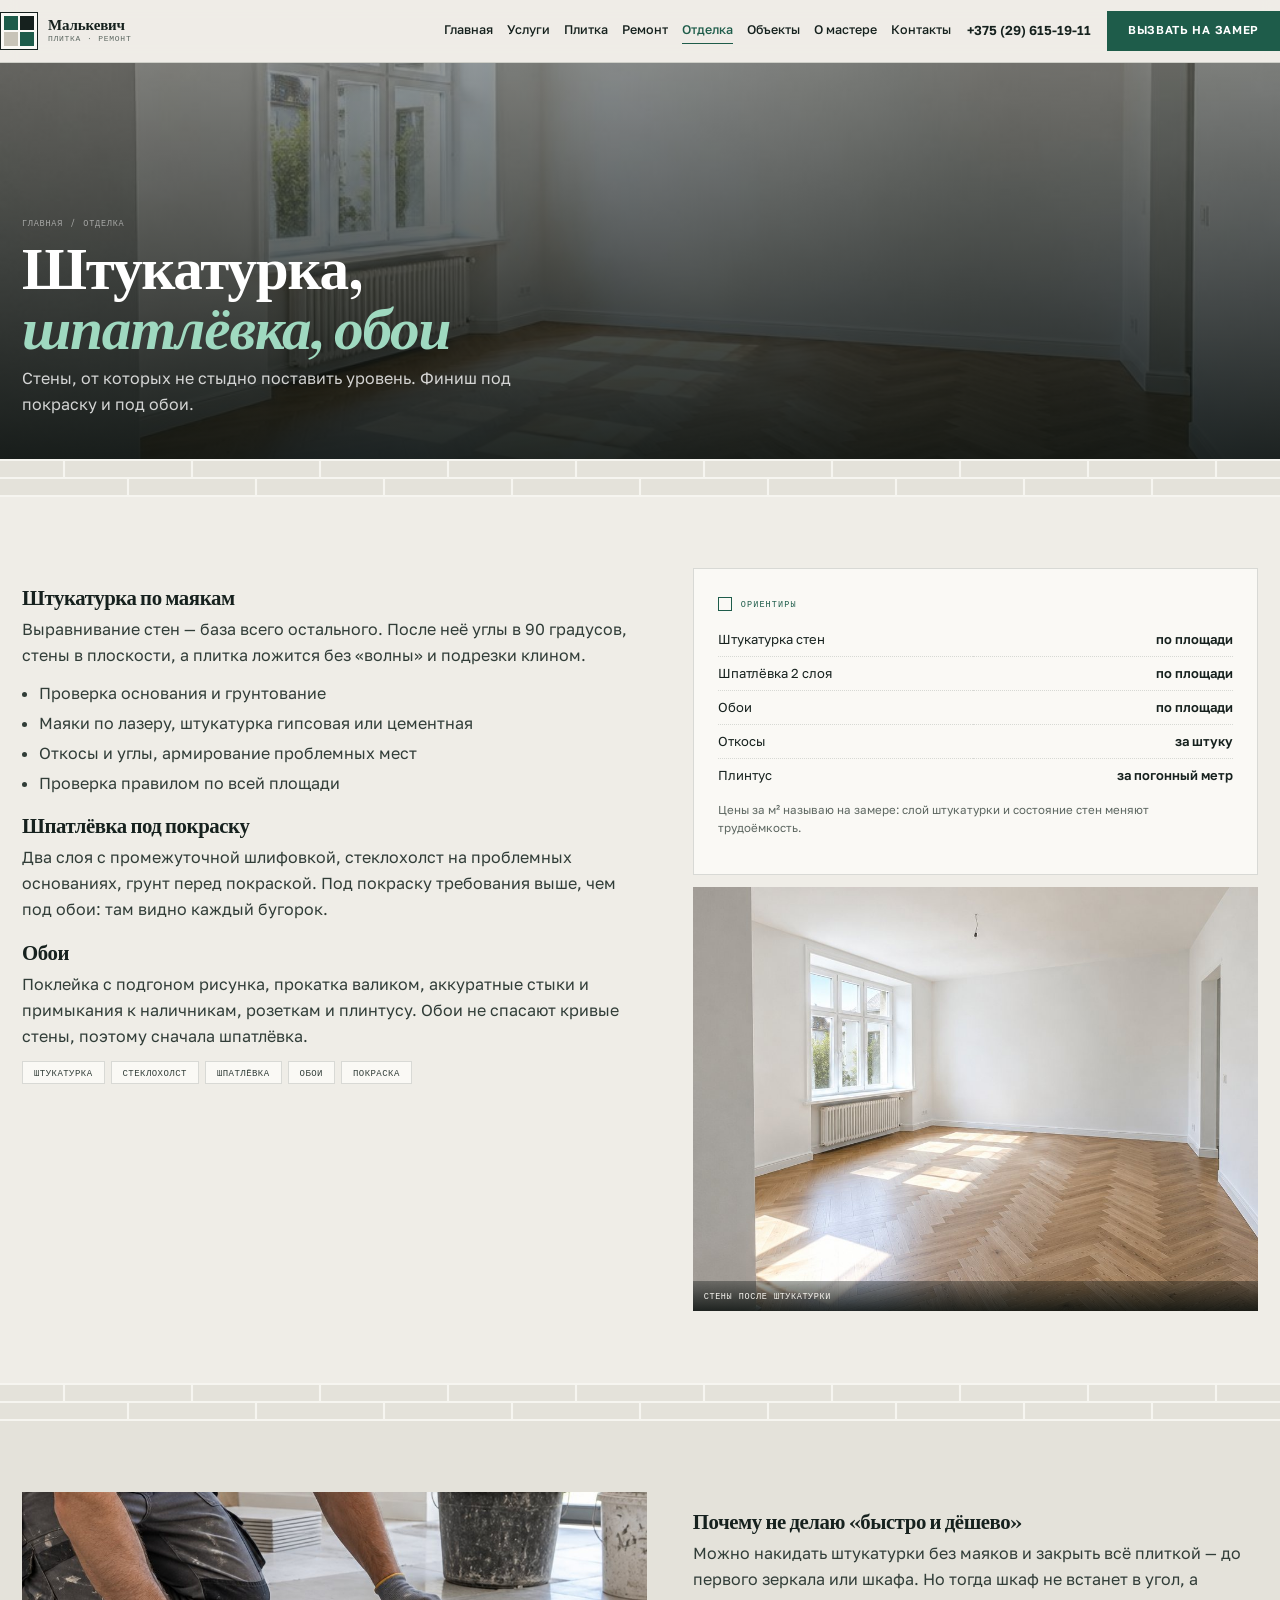
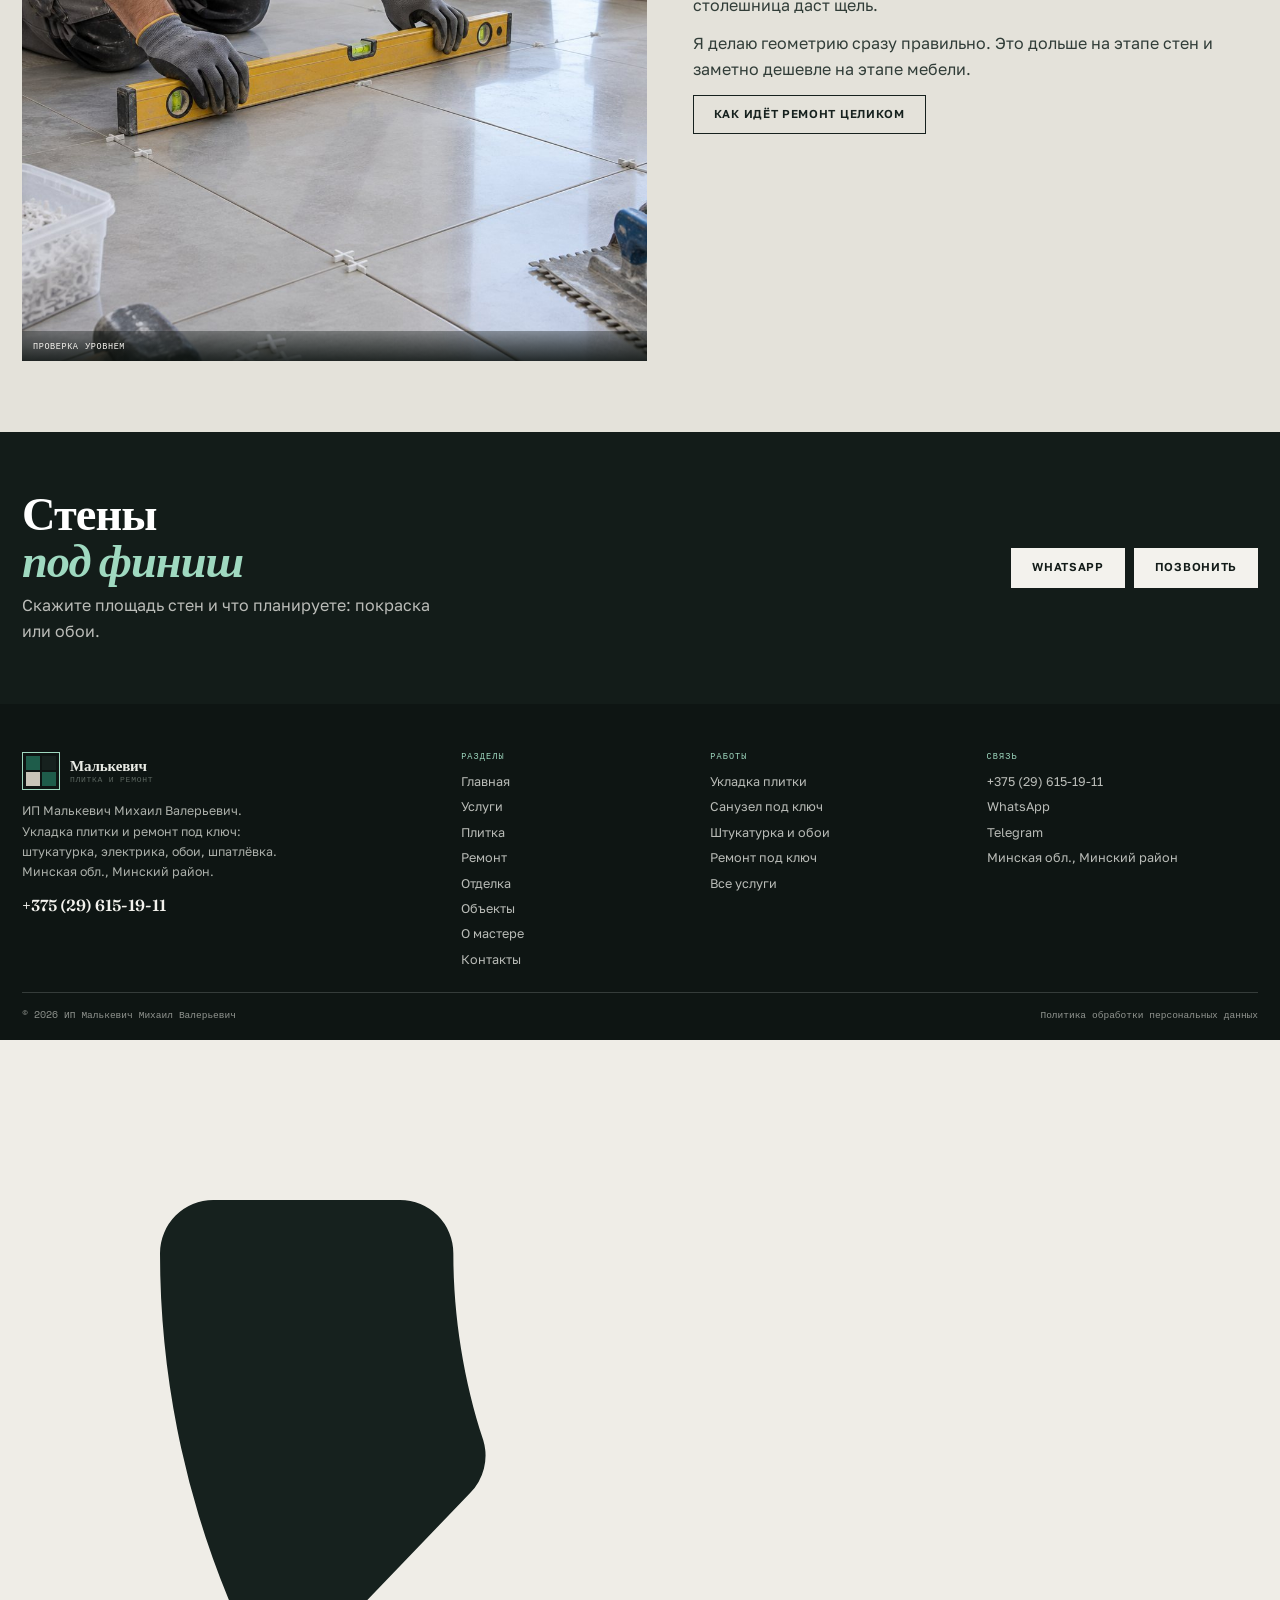
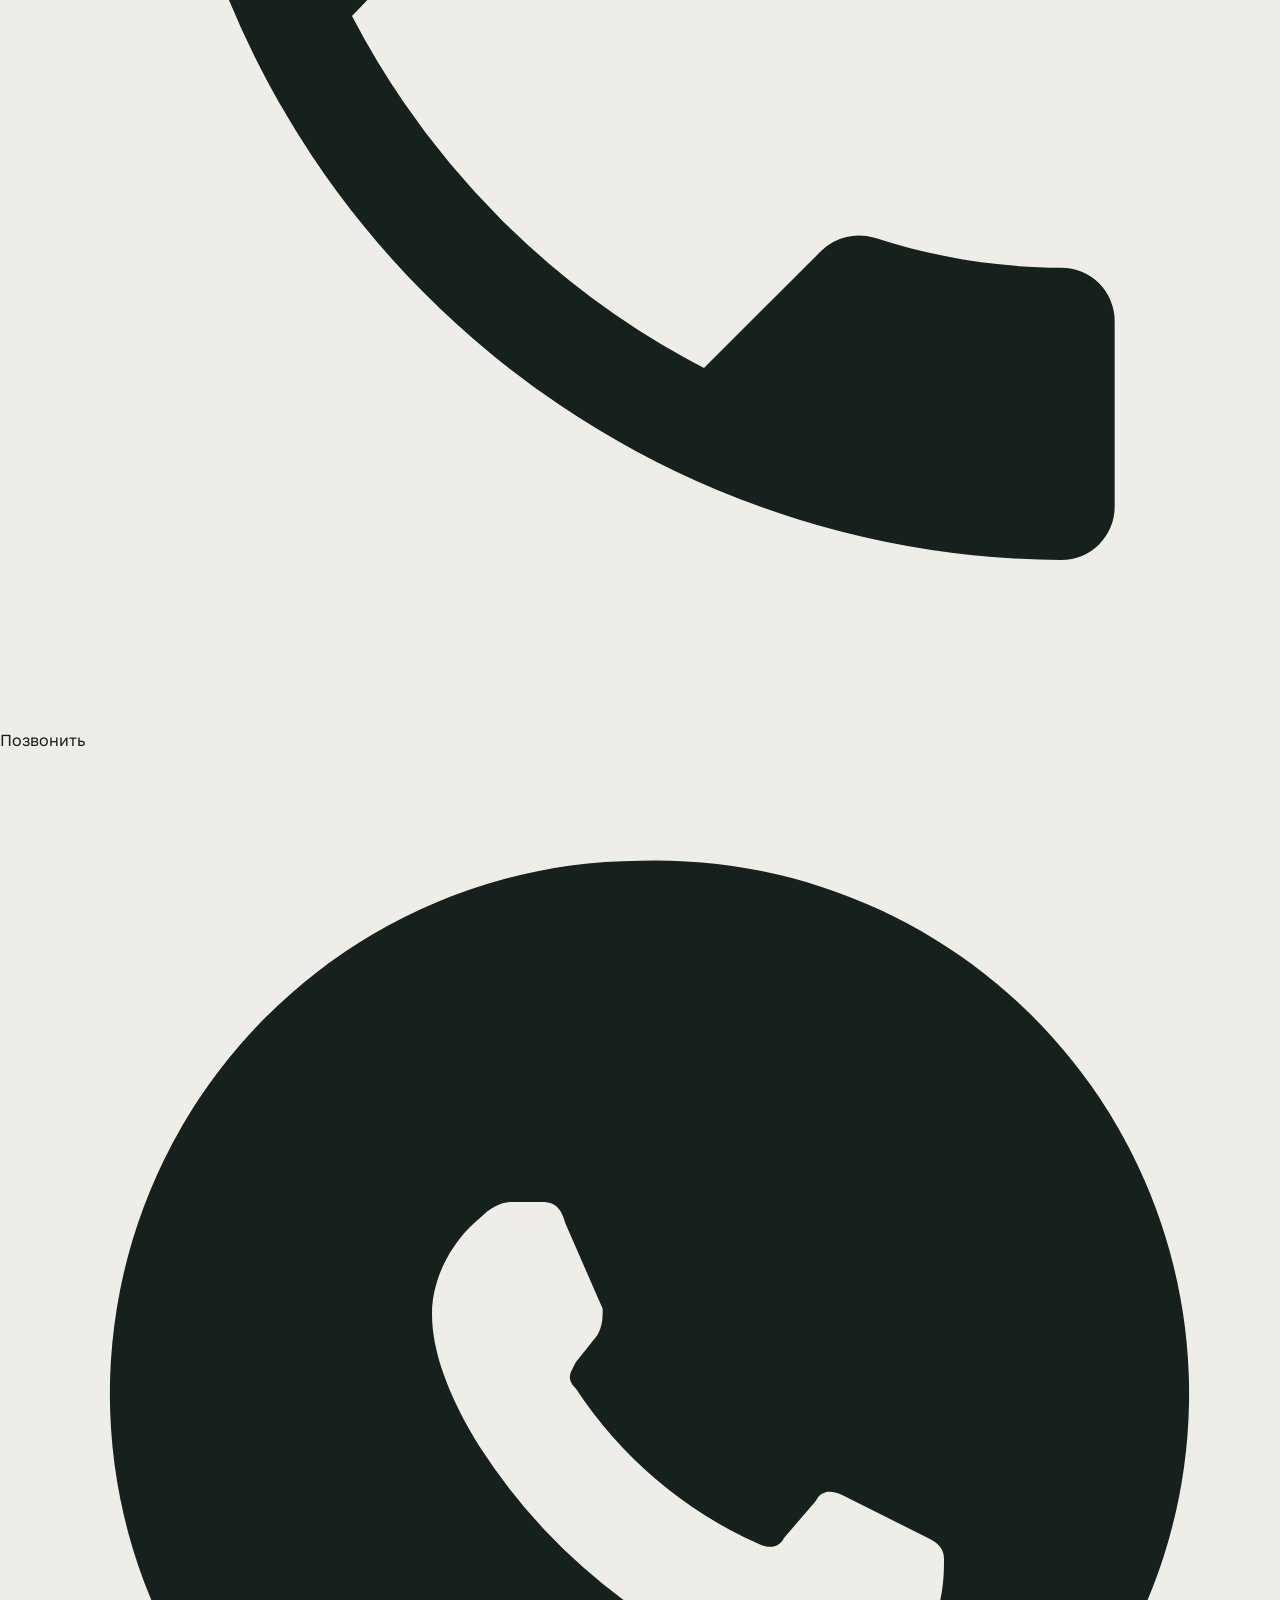
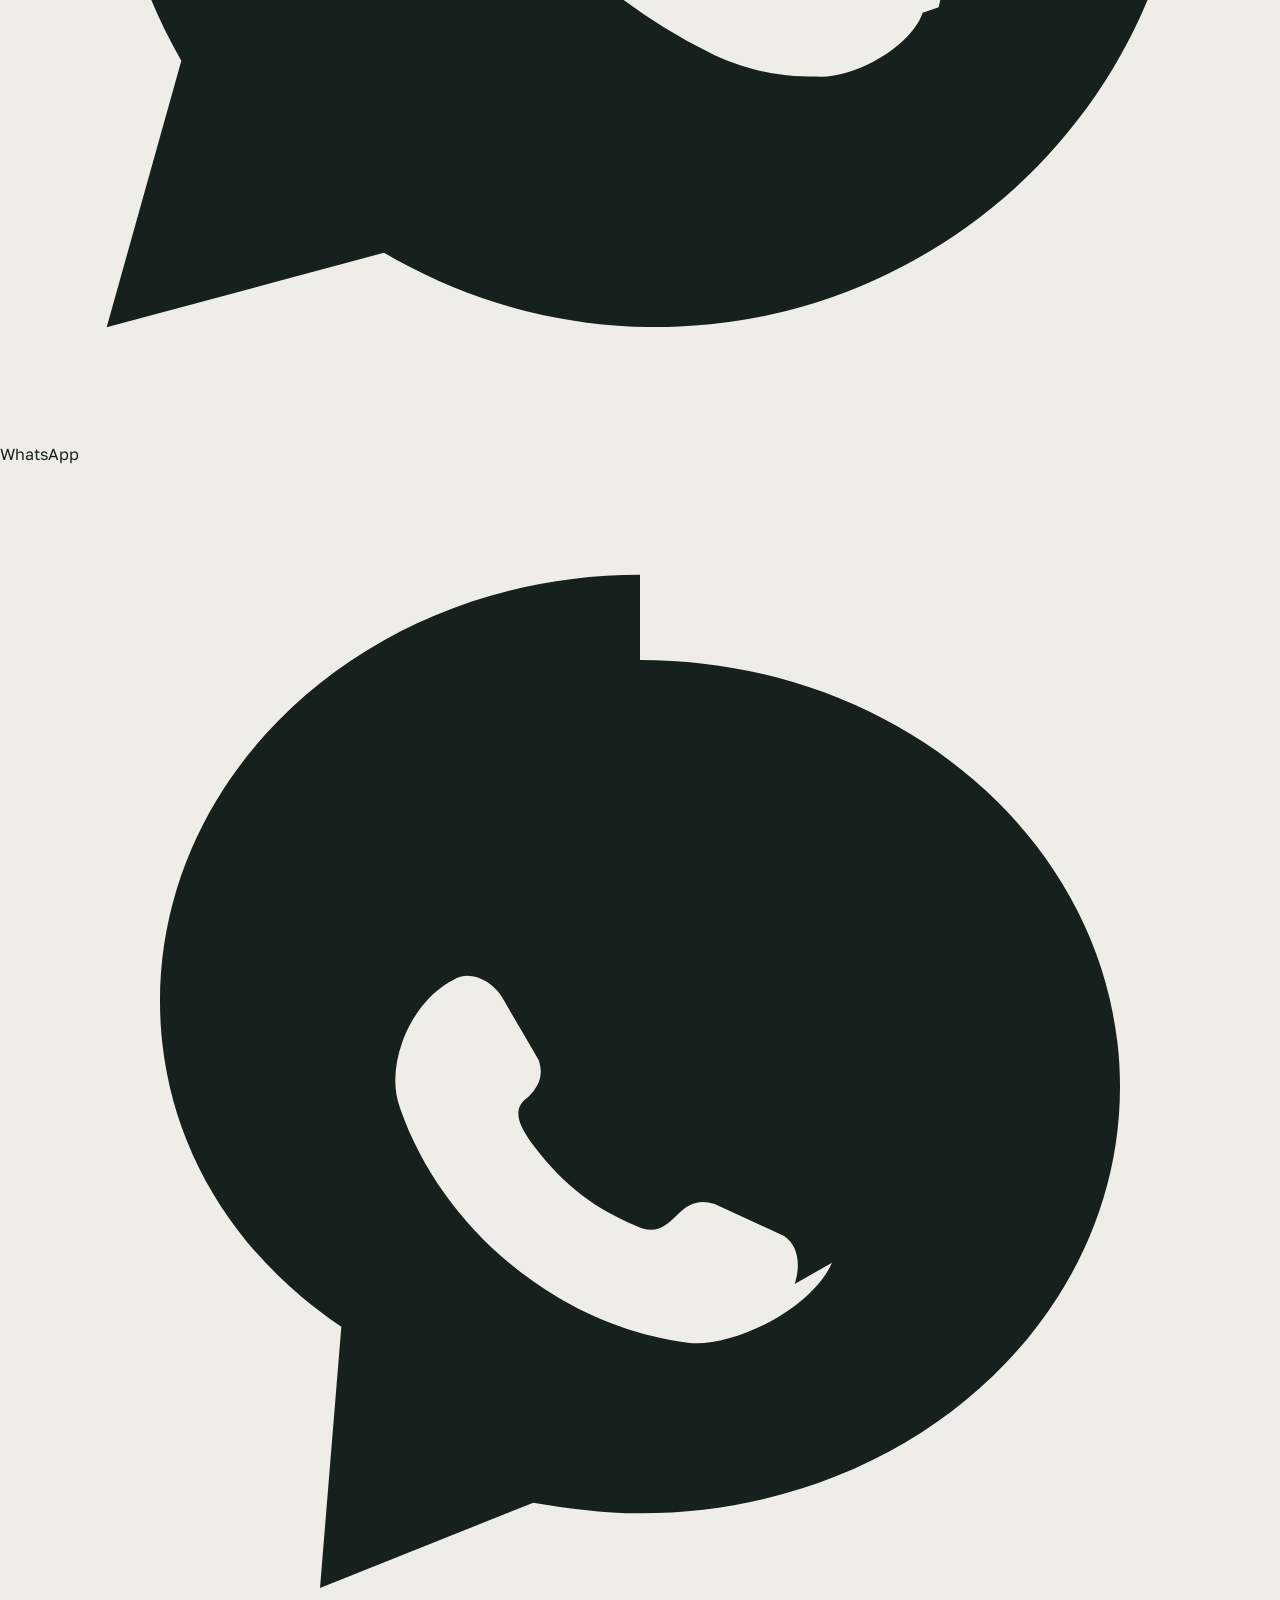
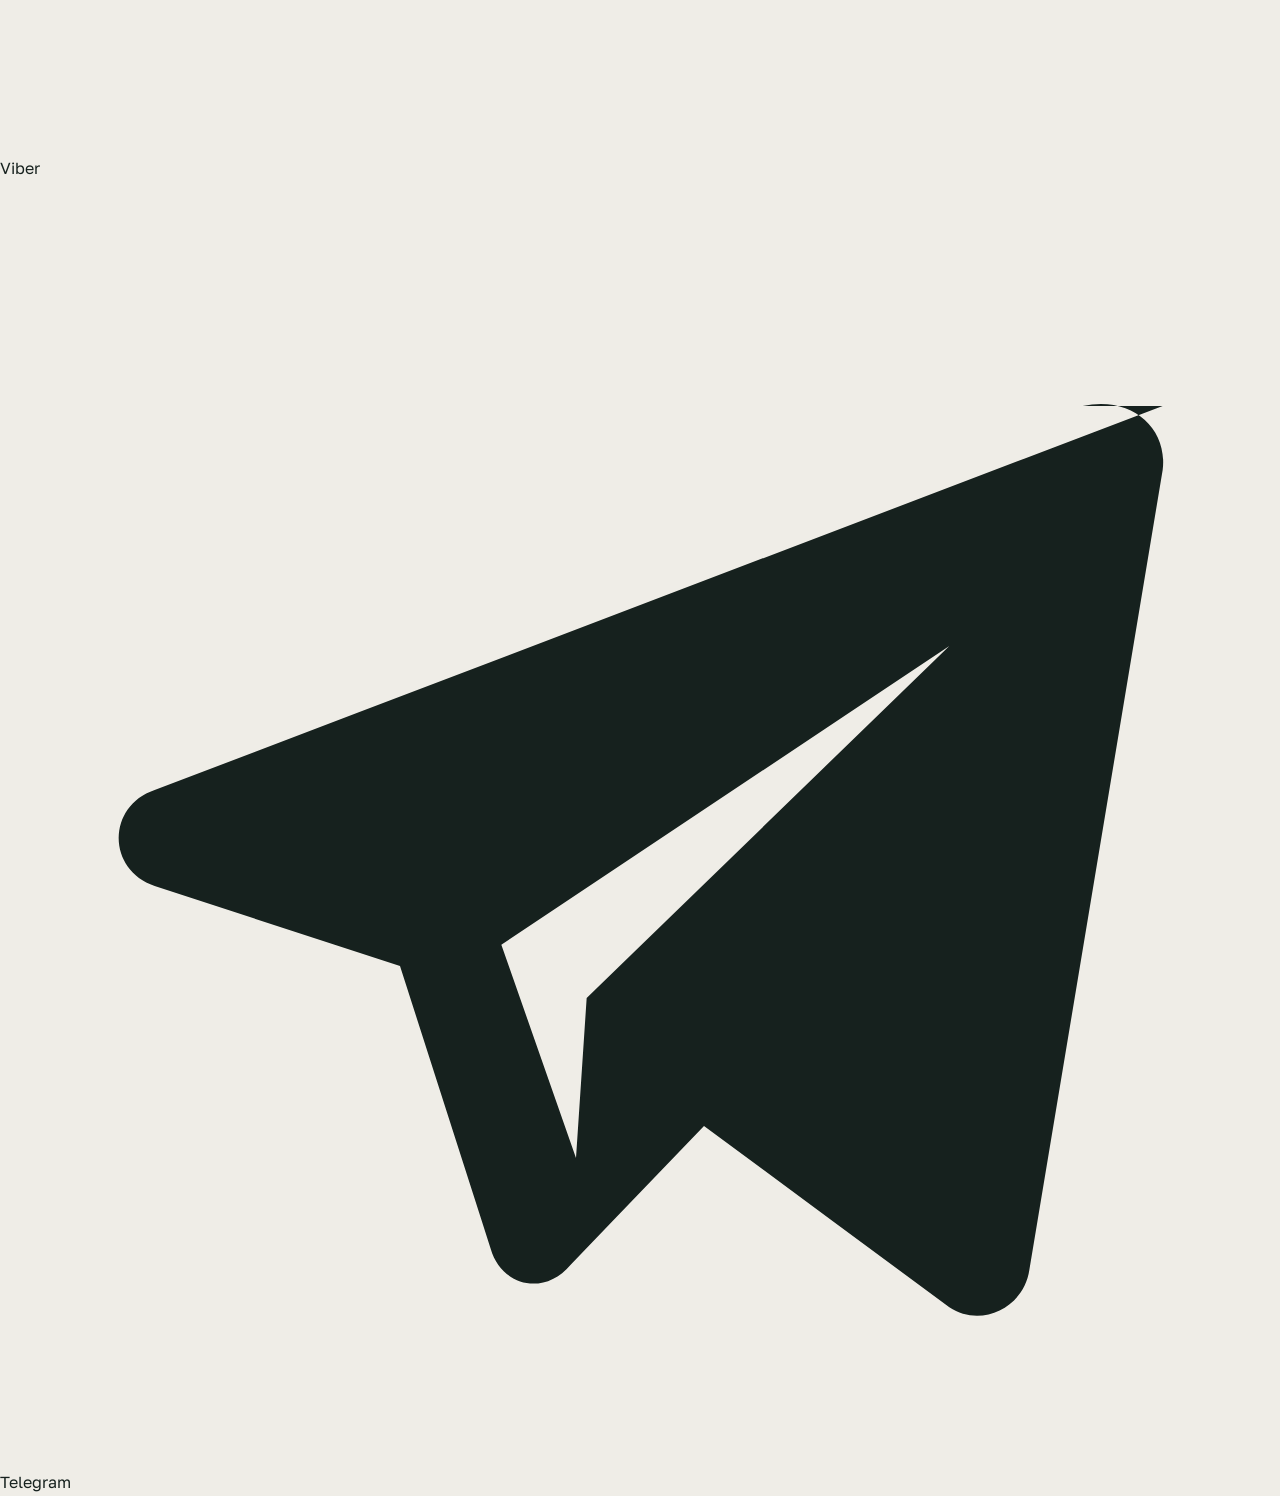
<file: otdelka.html>
<!DOCTYPE html>
<html lang="ru">
<head>
<meta charset="utf-8">
<meta name="viewport" content="width=device-width, initial-scale=1">
<title>Штукатурка, шпатлёвка, обои | Малькевич, Минский район</title>
<meta name="description" content="Штукатурка по маякам, шпатлёвка под покраску, стеклохолст, поклейка обоев с подгоном рисунка.">
<meta property="og:title" content="Штукатурка, шпатлёвка, обои | Малькевич, Минский район">
<meta property="og:description" content="Штукатурка по маякам, шпатлёвка под покраску, стеклохолст, поклейка обоев с подгоном рисунка.">
<meta property="og:type" content="website">
<meta name="theme-color" content="#EFEDE7">
<style>
:root{--bg:#EFEDE7;--bg2:#E4E2DA;--ink:#16211E;--ink2:#22322D;--paper:#FAF9F5;
--em:#1E5C4A;--em2:#2E7A63;--sand:#C8C4B8;--muted:#5C6660;--line:rgba(22,33,30,.15);
--d:'Fraunces',Georgia,serif;--b:'Golos Text',system-ui,sans-serif;--m:'Space Mono',ui-monospace,monospace;
--pad:22px;--max:1300px}
*{box-sizing:border-box}html{-webkit-text-size-adjust:100%}body{margin:0;background:var(--bg);color:var(--ink);font:16px/1.62 var(--b);-webkit-font-smoothing:antialiased}
img{max-width:100%;display:block}h1,h2,h3{margin:0;font-family:var(--d);font-weight:600;line-height:1;letter-spacing:-.02em}
a{color:inherit;text-decoration:none}[hidden]{display:none!important}
.wrap{width:100%;max-width:var(--max);margin:0 auto;padding:0 var(--pad)}
.header{position:sticky;top:0;z-index:40;background:rgba(239,237,231,.95);border-bottom:1px solid var(--line);backdrop-filter:blur(8px)}
.header__in{display:flex;align-items:center;gap:16px;padding:11px 0}
.logo{display:flex;align-items:center;gap:10px}
.logo__mark{width:38px;height:38px;display:grid;grid-template-columns:1fr 1fr;grid-template-rows:1fr 1fr;gap:2px;padding:3px;border:1px solid var(--ink);background:var(--paper)}
.logo__mark i{display:block;background:var(--em)}
.logo__mark i:nth-child(2){background:var(--ink)}
.logo__mark i:nth-child(3){background:var(--sand)}
.logo__mark i:nth-child(4){background:var(--em)}
.logo__txt{display:flex;flex-direction:column;line-height:1.15}
.logo__txt b{font:600 15px/1 var(--d);letter-spacing:-.01em}
.logo__txt i{font:400 8px/1.5 var(--m);letter-spacing:.09em;text-transform:uppercase;color:var(--muted);font-style:normal}
.nav{display:flex;gap:14px;margin-left:auto;font:500 12.5px/1 var(--b)}
.nav a{padding:6px 0;border-bottom:1px solid transparent}
.nav a:hover,.nav a.is-on{border-color:var(--em);color:var(--em)}
.header__tel{font:600 13px/1 var(--b);white-space:nowrap}
.btn{display:inline-flex;align-items:center;justify-content:center;gap:8px;padding:13px 20px;font:600 11.5px/1 var(--b);letter-spacing:.06em;text-transform:uppercase;border:1px solid var(--em);background:var(--em);color:#fff;cursor:pointer;transition:.18s}
.btn:hover{background:#14483A;border-color:#14483A}
.btn--ink{background:var(--ink);border-color:var(--ink)}
.btn--ink:hover{background:#000}
.btn--ghost{background:transparent;color:var(--ink);border-color:var(--ink)}
.btn--ghost:hover{background:var(--ink);color:#fff}
.burger{display:none;width:42px;height:36px;border:1px solid var(--ink);background:transparent;align-items:center;justify-content:center;flex-direction:column;gap:4px;cursor:pointer}
.burger i{display:block;width:16px;height:1px;background:var(--ink)}
.burger.is-close i:first-child{transform:rotate(45deg) translateY(3px)}
.burger.is-close i:last-child{transform:rotate(-45deg) translateY(-3px)}
.drawer{position:fixed;inset:0;z-index:90;background:rgba(14,22,19,.8);display:none}
.drawer[data-open]{display:block}
.drawer__in{position:absolute;inset:0 0 0 auto;width:min(400px,92vw);background:var(--bg);padding:18px;overflow-y:auto}
.drawer__top{display:flex;justify-content:space-between;align-items:center;margin-bottom:16px}
.drawer__nav{display:grid;font:600 21px/1 var(--d)}
.drawer__nav a{padding:13px 0;border-bottom:1px solid var(--line)}
.drawer__cta{width:100%;margin-top:16px}
.drawer__note{font-size:12px;color:var(--muted);margin-top:10px}
body.is-locked{overflow:hidden}
.hero{position:relative;min-height:min(94svh,820px);display:flex;align-items:flex-end;overflow:hidden;background:#101614}
.hero__img{position:absolute;inset:0;width:100%;height:100%;object-fit:cover}
.hero::after{content:'';position:absolute;inset:0;background:linear-gradient(180deg,rgba(9,15,13,.44),rgba(9,15,13,.1) 42%,rgba(9,15,13,.84) 76%,#101614 100%)}
.hero__in{position:relative;z-index:2;width:100%;padding:clamp(28px,4.6vw,58px) 0 clamp(14px,2vw,22px);color:#F6F4EF}
.hero h1{font-size:clamp(2.05rem,5.8vw,4.7rem);letter-spacing:-.03em;color:#fff}
.hero h1 em{font-style:italic;color:#9FD9C0}
.hero__lede{max-width:44ch;margin:14px 0 18px;color:rgba(246,244,239,.88)}
.hero__acts{display:flex;flex-wrap:wrap;gap:9px;margin-bottom:clamp(14px,2.2vw,26px)}
.hero__acts .btn--ghost{color:#fff;border-color:rgba(255,255,255,.6)}
.hero__acts .btn--ghost:hover{background:#fff;color:var(--ink)}
.hero__facts{display:grid;grid-template-columns:repeat(4,minmax(0,1fr));border-top:1px solid rgba(255,255,255,.28);gap:0 12px}
.hero__facts div{padding:11px 0 0}
.hero__facts b{display:block;font:600 clamp(1rem,1.6vw,1.25rem)/1.2 var(--d)}
.hero__facts span{font:400 8.5px/1.5 var(--m);letter-spacing:.08em;text-transform:uppercase;color:#9FD9C0}
@media (max-width:1024px){.nav{display:none}.burger{display:flex}.header__tel{display:none}.hero__facts{grid-template-columns:1fr 1fr}}
@media (max-width:380px){.header .btn{display:none}}
</style>
<link rel="preconnect" href="https://fonts.googleapis.com">
<link rel="preconnect" href="https://fonts.gstatic.com" crossorigin>
<link href="https://fonts.googleapis.com/css2?family=Fraunces:ital,opsz,wght@0,9..144,400;0,9..144,600;1,9..144,400&family=Golos+Text:wght@400;500;600&family=Space+Mono:wght@400;700&display=swap" rel="stylesheet">
<link rel="stylesheet" href="assets/css/style.v1.css">
<link rel="icon" href="assets/img/favicon.svg" type="image/svg+xml">
</head>
<body>
<header class="header"><div class="header__in wrap">
<a class="logo" href="index.html"><span class="logo__mark"><i></i><i></i><i></i><i></i></span><span class="logo__txt"><b>Малькевич</b><i>плитка · ремонт</i></span></a>
<nav class="nav" aria-label="Основное меню"><a href="index.html">Главная</a><a href="uslugi.html">Услуги</a><a href="plitka.html">Плитка</a><a href="remont.html">Ремонт</a><a href="otdelka.html" class="is-on">Отделка</a><a href="raboty.html">Объекты</a><a href="o-mastere.html">О мастере</a><a href="kontakty.html">Контакты</a></nav>
<a class="header__tel" href="tel:+375296151911">+375 (29) 615-19-11</a>
<a class="btn" href="#zayavka">Вызвать на замер</a>
<button class="burger" type="button" aria-label="Меню" aria-expanded="false" aria-controls="drawer"><i></i><i></i><i></i></button>
</div></header>
<div class="drawer" id="drawer" role="dialog" aria-modal="true" aria-label="Меню" hidden>
<div class="drawer__in">
<div class="drawer__top">
<a class="logo" href="index.html"><span class="logo__mark"><i></i><i></i><i></i><i></i></span><span class="logo__txt"><b>Малькевич</b><i>Минский район</i></span></a>
<button class="burger is-close" type="button" data-close aria-label="Закрыть меню"><i></i><i></i></button>
</div>
<nav class="drawer__nav"><a href="index.html">Главная</a><a href="uslugi.html">Услуги</a><a href="plitka.html">Плитка</a><a href="remont.html">Ремонт</a><a href="otdelka.html">Отделка</a><a href="raboty.html">Объекты</a><a href="o-mastere.html">О мастере</a><a href="kontakty.html">Контакты</a></nav>
<a class="btn drawer__cta" href="tel:+375296151911">Позвонить +375 (29) 615-19-11</a>
<p class="drawer__note">Укладка плитки, санузлы под ключ, штукатурка, шпатлёвка, обои, электрика. Ремонт от А до Я. Минская обл., Минский район, опыт 8–10 лет.</p>
</div></div>
<main>
<section class="phero"><img src="assets/img/walls.jpg" alt="Отделка стен" width="1024" height="1024">
<div class="phero__in"><div class="wrap"><div class="crumbs"><a href="index.html">Главная</a> / Отделка</div>
<h1>Штукатурка,<br><em>шпатлёвка, обои</em></h1><p>Стены, от которых не стыдно поставить уровень. Финиш под покраску и под обои.</p></div></div></section>
<div class="grout" aria-hidden="true"><svg viewBox="0 0 1200 38" preserveAspectRatio="none">
<rect width="1200" height="38" fill="#E4E2DA"/>
<g stroke="#F6F5F0" stroke-width="2">
<line x1="0" y1="1" x2="1200" y2="1"/><line x1="0" y1="37" x2="1200" y2="37"/><line x1="0" y1="19" x2="1200" y2="19"/>
</g>
<g stroke="#F6F5F0" stroke-width="2">
<line x1="60" y1="1" x2="60" y2="19"/><line x1="180" y1="1" x2="180" y2="19"/><line x1="300" y1="1" x2="300" y2="19"/>
<line x1="420" y1="1" x2="420" y2="19"/><line x1="540" y1="1" x2="540" y2="19"/><line x1="660" y1="1" x2="660" y2="19"/>
<line x1="780" y1="1" x2="780" y2="19"/><line x1="900" y1="1" x2="900" y2="19"/><line x1="1020" y1="1" x2="1020" y2="19"/><line x1="1140" y1="1" x2="1140" y2="19"/>
</g>
<g stroke="#F6F5F0" stroke-width="2">
<line x1="120" y1="19" x2="120" y2="37"/><line x1="240" y1="19" x2="240" y2="37"/><line x1="360" y1="19" x2="360" y2="37"/>
<line x1="480" y1="19" x2="480" y2="37"/><line x1="600" y1="19" x2="600" y2="37"/><line x1="720" y1="19" x2="720" y2="37"/>
<line x1="840" y1="19" x2="840" y2="37"/><line x1="960" y1="19" x2="960" y2="37"/><line x1="1080" y1="19" x2="1080" y2="37"/>
</g></svg></div>
<section class="section"><div class="wrap"><div class="two">
<div class="prose">
<h3>Штукатурка по маякам</h3>
<p>Выравнивание стен — база всего остального. После неё углы в 90 градусов, стены в плоскости, а плитка ложится без «волны» и подрезки клином.</p>
<ul>
<li>Проверка основания и грунтование</li>
<li>Маяки по лазеру, штукатурка гипсовая или цементная</li>
<li>Откосы и углы, армирование проблемных мест</li>
<li>Проверка правилом по всей площади</li>
</ul>
<h3>Шпатлёвка под покраску</h3>
<p>Два слоя с промежуточной шлифовкой, стеклохолст на проблемных основаниях, грунт перед покраской. Под покраску требования выше, чем под обои: там видно каждый бугорок.</p>
<h3>Обои</h3>
<p>Поклейка с подгоном рисунка, прокатка валиком, аккуратные стыки и примыкания к наличникам, розеткам и плинтусу. Обои не спасают кривые стены, поэтому сначала шпатлёвка.</p>
<div class="chips"><span class="chip">Штукатурка</span><span class="chip">Стеклохолст</span><span class="chip">Шпатлёвка</span><span class="chip">Обои</span><span class="chip">Покраска</span></div>
</div>
<div>
<div class="card"><p class="eyebrow">ориентиры</p>
<table class="spec"><tbody>
<tr><td>Штукатурка стен</td><td>по площади</td></tr>
<tr><td>Шпатлёвка 2 слоя</td><td>по площади</td></tr>
<tr><td>Обои</td><td>по площади</td></tr>
<tr><td>Откосы</td><td>за штуку</td></tr>
<tr><td>Плинтус</td><td>за погонный метр</td></tr>
</tbody></table>
<p class="note">Цены за м² называю на замере: слой штукатурки и состояние стен меняют трудоёмкость.</p></div>
<div class="gal" style="grid-template-columns:1fr;margin-top:12px"><figure><img src="assets/img/walls.jpg" alt="Стены" width="1024" height="1024" loading="lazy"><figcaption>Стены после штукатурки</figcaption></figure></div>
</div>
</div></div></section>
<div class="grout" aria-hidden="true"><svg viewBox="0 0 1200 38" preserveAspectRatio="none">
<rect width="1200" height="38" fill="#E4E2DA"/>
<g stroke="#F6F5F0" stroke-width="2">
<line x1="0" y1="1" x2="1200" y2="1"/><line x1="0" y1="37" x2="1200" y2="37"/><line x1="0" y1="19" x2="1200" y2="19"/>
</g>
<g stroke="#F6F5F0" stroke-width="2">
<line x1="60" y1="1" x2="60" y2="19"/><line x1="180" y1="1" x2="180" y2="19"/><line x1="300" y1="1" x2="300" y2="19"/>
<line x1="420" y1="1" x2="420" y2="19"/><line x1="540" y1="1" x2="540" y2="19"/><line x1="660" y1="1" x2="660" y2="19"/>
<line x1="780" y1="1" x2="780" y2="19"/><line x1="900" y1="1" x2="900" y2="19"/><line x1="1020" y1="1" x2="1020" y2="19"/><line x1="1140" y1="1" x2="1140" y2="19"/>
</g>
<g stroke="#F6F5F0" stroke-width="2">
<line x1="120" y1="19" x2="120" y2="37"/><line x1="240" y1="19" x2="240" y2="37"/><line x1="360" y1="19" x2="360" y2="37"/>
<line x1="480" y1="19" x2="480" y2="37"/><line x1="600" y1="19" x2="600" y2="37"/><line x1="720" y1="19" x2="720" y2="37"/>
<line x1="840" y1="19" x2="840" y2="37"/><line x1="960" y1="19" x2="960" y2="37"/><line x1="1080" y1="19" x2="1080" y2="37"/>
</g></svg></div>
<section class="section section--dim"><div class="wrap"><div class="two">
<div class="gal" style="grid-template-columns:1fr"><figure><img src="assets/img/level.jpg" alt="Уровень" width="1024" height="1024" loading="lazy"><figcaption>Проверка уровнем</figcaption></figure></div>
<div class="prose">
<h3>Почему не делаю «быстро и дёшево»</h3>
<p>Можно накидать штукатурки без маяков и закрыть всё плиткой — до первого зеркала или шкафа. Но тогда шкаф не встанет в угол, а столешница даст щель.</p>
<p>Я делаю геометрию сразу правильно. Это дольше на этапе стен и заметно дешевле на этапе мебели.</p>
<p><a class="btn btn--ghost" href="remont.html">Как идёт ремонт целиком</a></p>
</div>
</div></div></section>
<section class="cta"><div class="wrap cta__in"><div><h2>Стены<br><em>под финиш</em></h2><p>Скажите площадь стен и что планируете: покраска или обои.</p></div>
<div class="cta__acts"><a class="btn btn--light" href="https://wa.me/375296151911" target="_blank" rel="noopener">WhatsApp</a><a class="btn btn--light" href="tel:+375296151911">Позвонить</a></div></div></section>
</main>
<footer class="footer"><div class="wrap">
<div class="footer__top">
<div class="footer__about"><a class="logo logo--f" href="index.html"><span class="logo__mark"><i></i><i></i><i></i><i></i></span><span class="logo__txt"><b>Малькевич</b><i>плитка и ремонт</i></span></a>
<p>ИП Малькевич Михаил Валерьевич. Укладка плитки и ремонт под ключ: штукатурка, электрика, обои, шпатлёвка. Минская обл., Минский район.</p>
<a class="footer__tel" href="tel:+375296151911">+375 (29) 615-19-11</a>
</div>
<div><h4>Разделы</h4><ul><li><a href="index.html">Главная</a></li><li><a href="uslugi.html">Услуги</a></li><li><a href="plitka.html">Плитка</a></li><li><a href="remont.html">Ремонт</a></li><li><a href="otdelka.html">Отделка</a></li><li><a href="raboty.html">Объекты</a></li><li><a href="o-mastere.html">О мастере</a></li><li><a href="kontakty.html">Контакты</a></li></ul></div>
<div><h4>Работы</h4><ul><li><a href="plitka.html">Укладка плитки</a></li><li><a href="sanuzly.html">Санузел под ключ</a></li><li><a href="otdelka.html">Штукатурка и обои</a></li><li><a href="remont.html">Ремонт под ключ</a></li><li><a href="uslugi.html">Все услуги</a></li></ul></div>
<div><h4>Связь</h4><ul><li><a href="tel:+375296151911">+375 (29) 615-19-11</a></li><li><a href="https://wa.me/375296151911" target="_blank" rel="noopener">WhatsApp</a></li><li><a href="https://t.me/+375296151911" target="_blank" rel="noopener">Telegram</a></li><li><a href="https://yandex.by/maps/?text=%D0%9C%D0%B8%D0%BD%D1%81%D0%BA%D0%B8%D0%B9%20%D1%80%D0%B0%D0%B9%D0%BE%D0%BD%20%D1%83%D0%BA%D0%BB%D0%B0%D0%B4%D0%BA%D0%B0%20%D0%BF%D0%BB%D0%B8%D1%82%D0%BA%D0%B8" target="_blank" rel="noopener">Минская обл., Минский район</a></li></ul></div>
</div>
<div class="footer__bottom"><span>© <span id="yr">2026</span> ИП Малькевич Михаил Валерьевич</span>
<span><a href="politika.html">Политика обработки персональных данных</a></span></div>
</div></footer>
<div class="mbar" role="navigation" aria-label="Быстрая связь">
<a href="tel:+375296151911"><svg viewBox="0 0 24 24" fill="currentColor" aria-hidden="true"><path d="M6.6 10.8a15.5 15.5 0 0 0 6.6 6.6l2.2-2.2a1 1 0 0 1 1-.24c1.1.36 2.3.56 3.5.56a1 1 0 0 1 1 1V20a1 1 0 0 1-1 1A17 17 0 0 1 3 4a1 1 0 0 1 1-1h3.5a1 1 0 0 1 1 1c0 1.2.2 2.4.56 3.5a1 1 0 0 1-.25 1z"/></svg>Позвонить</a>
<a href="https://wa.me/375296151911" target="_blank" rel="noopener"><svg viewBox="0 0 24 24" fill="currentColor" aria-hidden="true"><path d="M12 2a10 10 0 0 0-8.6 15L2 22l5.2-1.4A10 10 0 1 0 12 2m5.3 14.1c-.2.6-1.2 1.2-1.9 1.2-.5 0-1.1 0-2-.4a11 11 0 0 1-4.4-3.9c-.5-.8-.9-1.7-.9-2.5 0-.7.4-1.4.9-1.8.2-.2.4-.3.6-.3h.5c.2 0 .4 0 .5.4l.7 1.6c0 .2 0 .3-.1.5l-.4.5c-.1.2-.2.3 0 .5a8 8 0 0 0 3.4 2.9c.2.1.4.1.5-.1l.6-.7c.1-.2.3-.2.5-.1l1.6.8c.2.1.3.2.3.4s0 .5-.1.9"/></svg>WhatsApp</a>
<a href="viber://chat?number=%2B375296151911"><svg viewBox="0 0 24 24" fill="currentColor" aria-hidden="true"><path d="M12 2C7 2 3 5.6 3 10c0 2.5 1.3 4.7 3.4 6.1L6 21l4-1.6c.6.1 1.3.2 2 .2 5 0 9-3.6 9-8s-4-8-9-8m3.6 11.3c-.4.9-1.9 1.6-2.7 1.5-2.4-.3-4.6-2.1-5.4-4.4-.3-.8.2-2 1-2.4.3-.2.7 0 .9.3l.7 1.2c.1.3 0 .5-.2.7-.3.2-.2.5.1.9.6.8 1.2 1.2 1.9 1.5.4.2.6 0 .8-.2s.4-.3.7-.2l1.3.6c.3.2.3.6.2.9"/></svg>Viber</a>
<a href="https://t.me/+375296151911" target="_blank" rel="noopener"><svg viewBox="0 0 24 24" fill="currentColor" aria-hidden="true"><path d="M21.8 4.2 2.9 11.4c-.9.3-.9 1.5 0 1.8l4.6 1.5 1.7 5.3c.2.7 1 .9 1.5.3l2.5-2.6 4.6 3.4c.6.4 1.4 0 1.5-.7l2.5-15c.1-.8-.6-1.4-1.5-1.2M9.4 14.3l8.4-5.6-6.8 6.6-.2 3z"/></svg>Telegram</a>
</div>
<script src="assets/js/main.v1.js"></script>
</body>
</html>
</file>
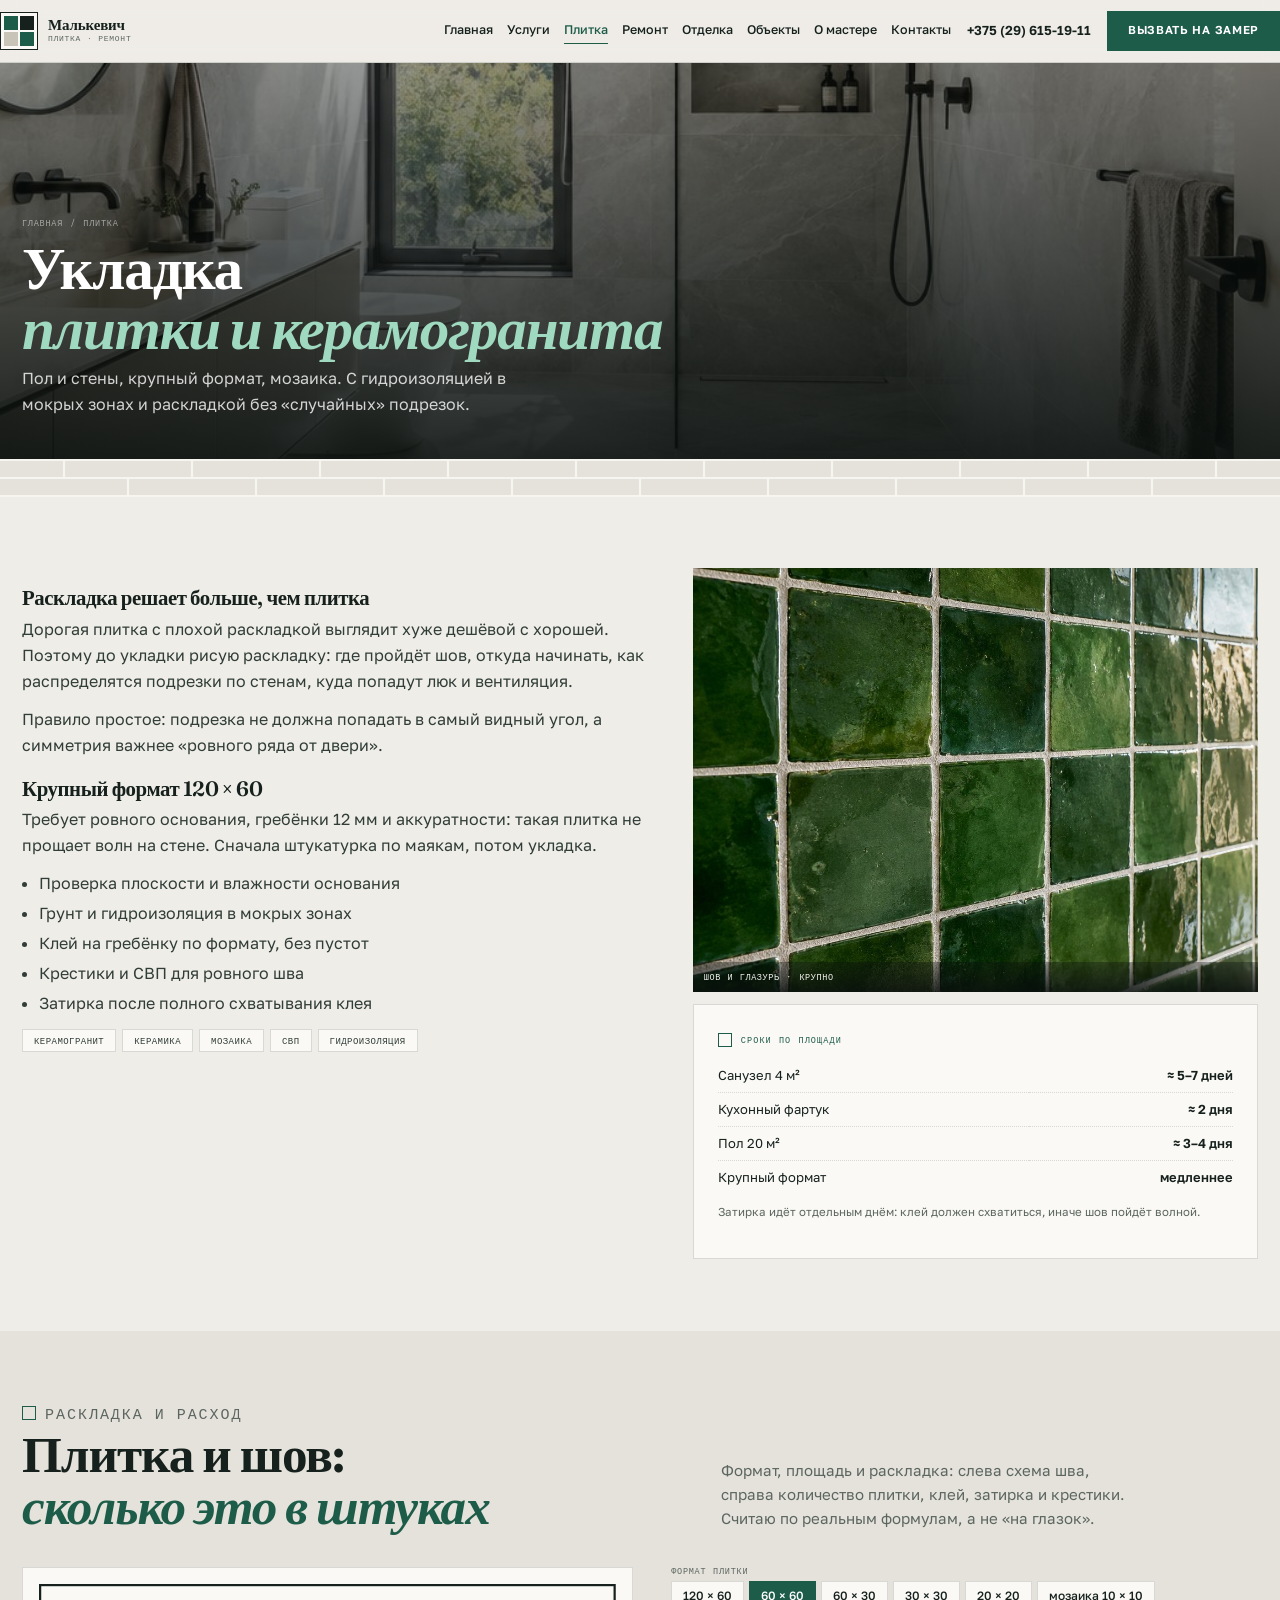
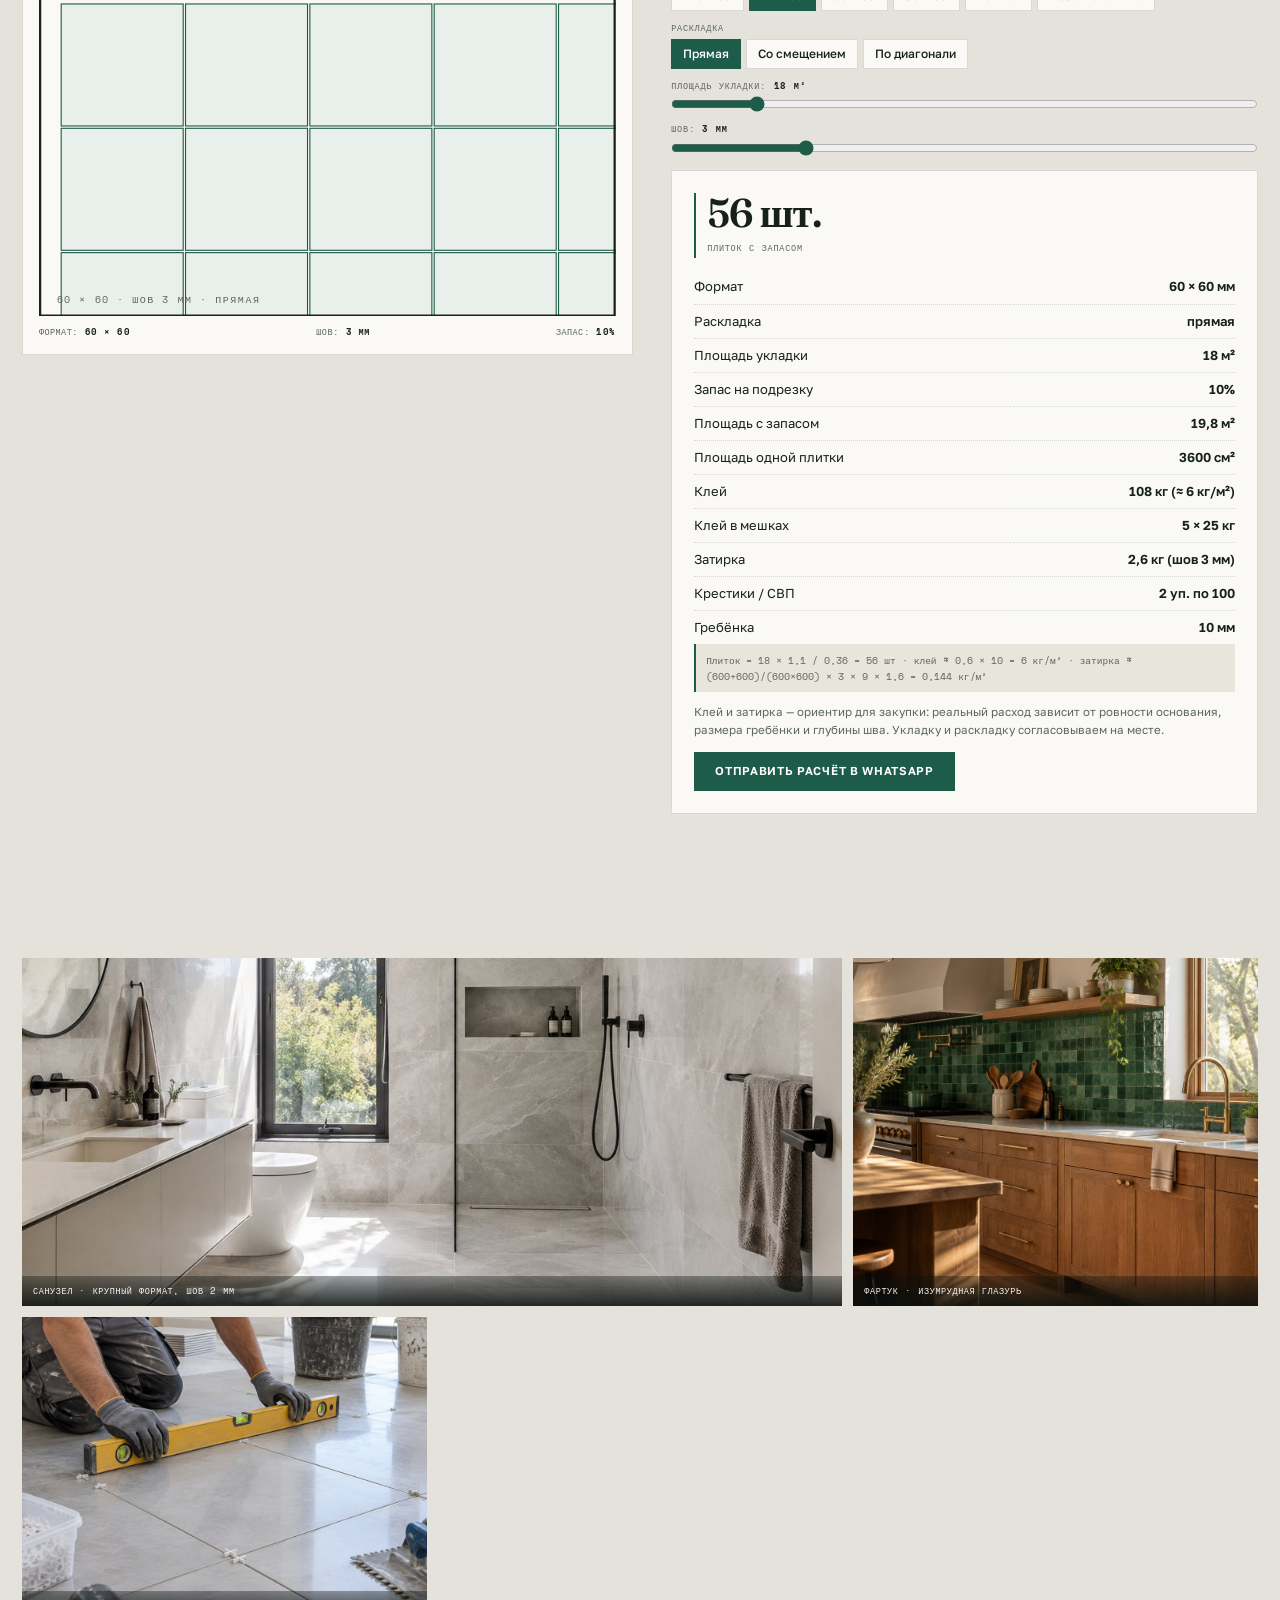
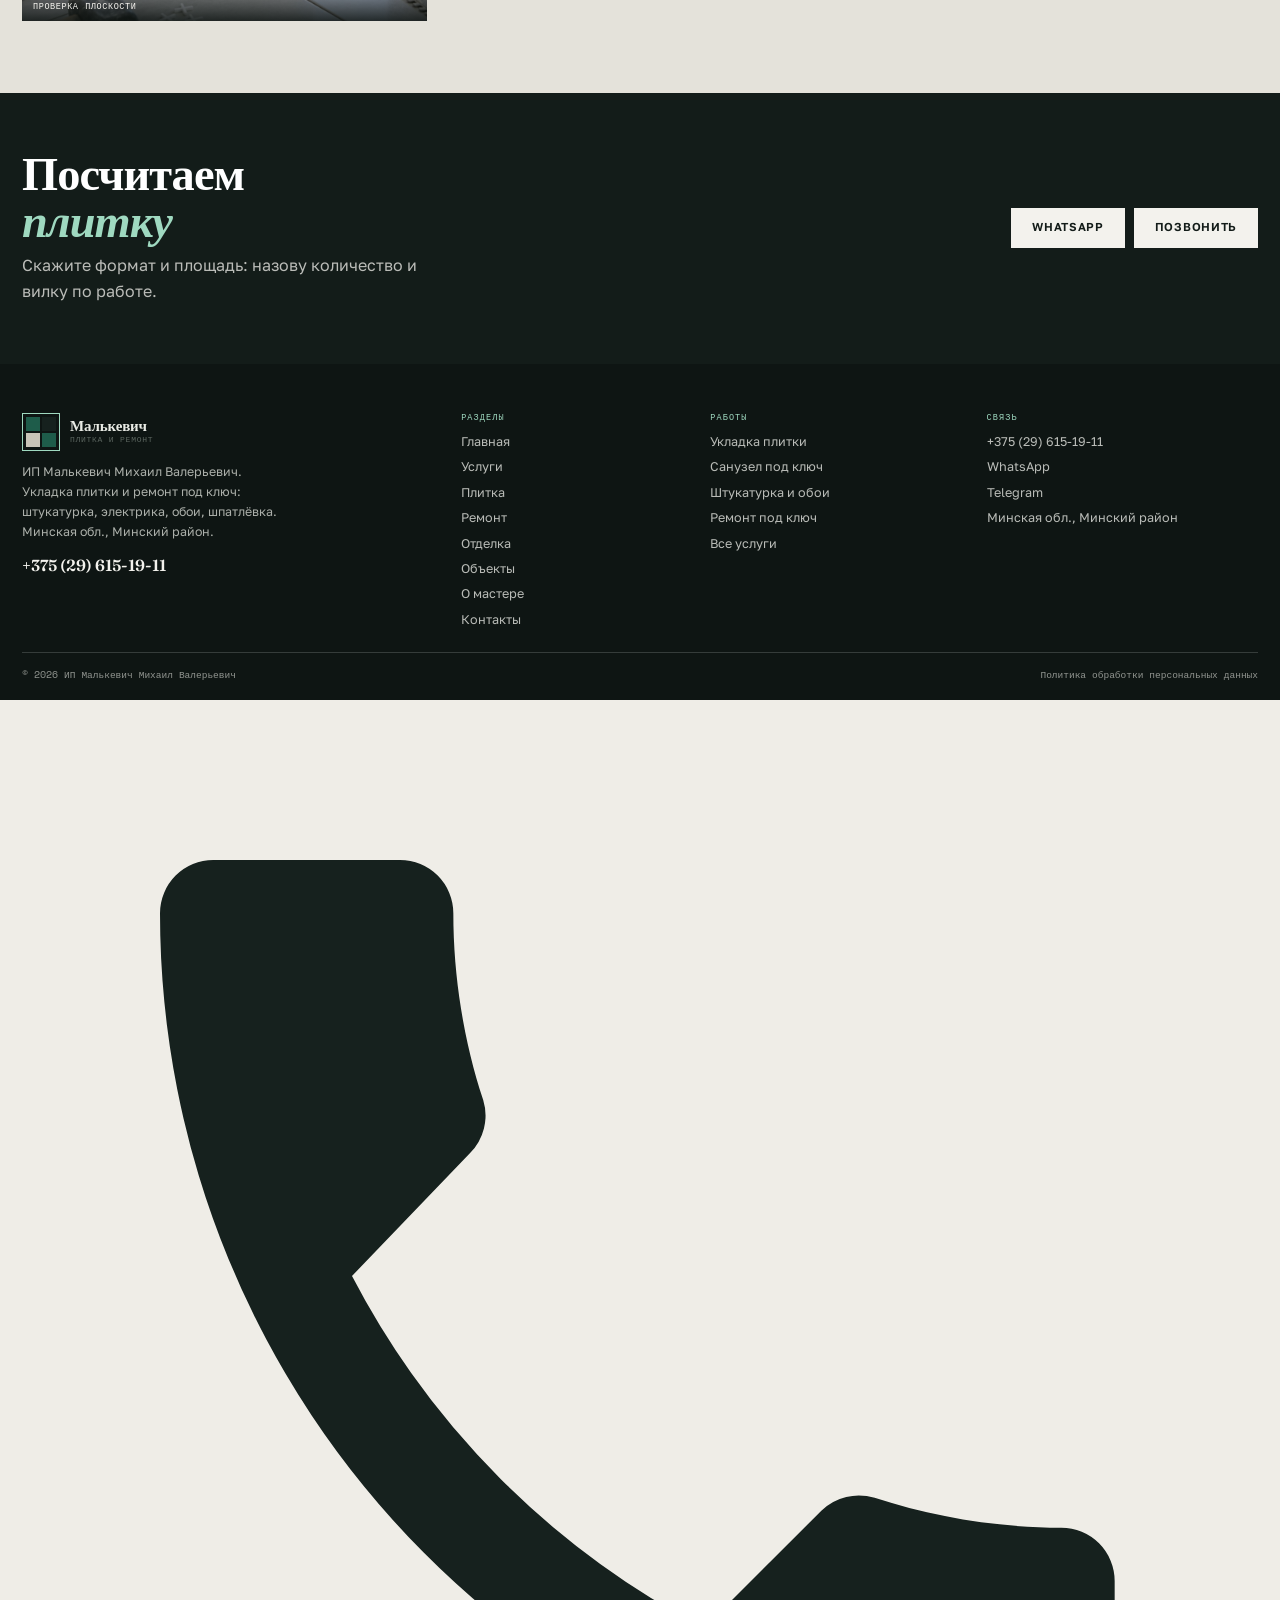
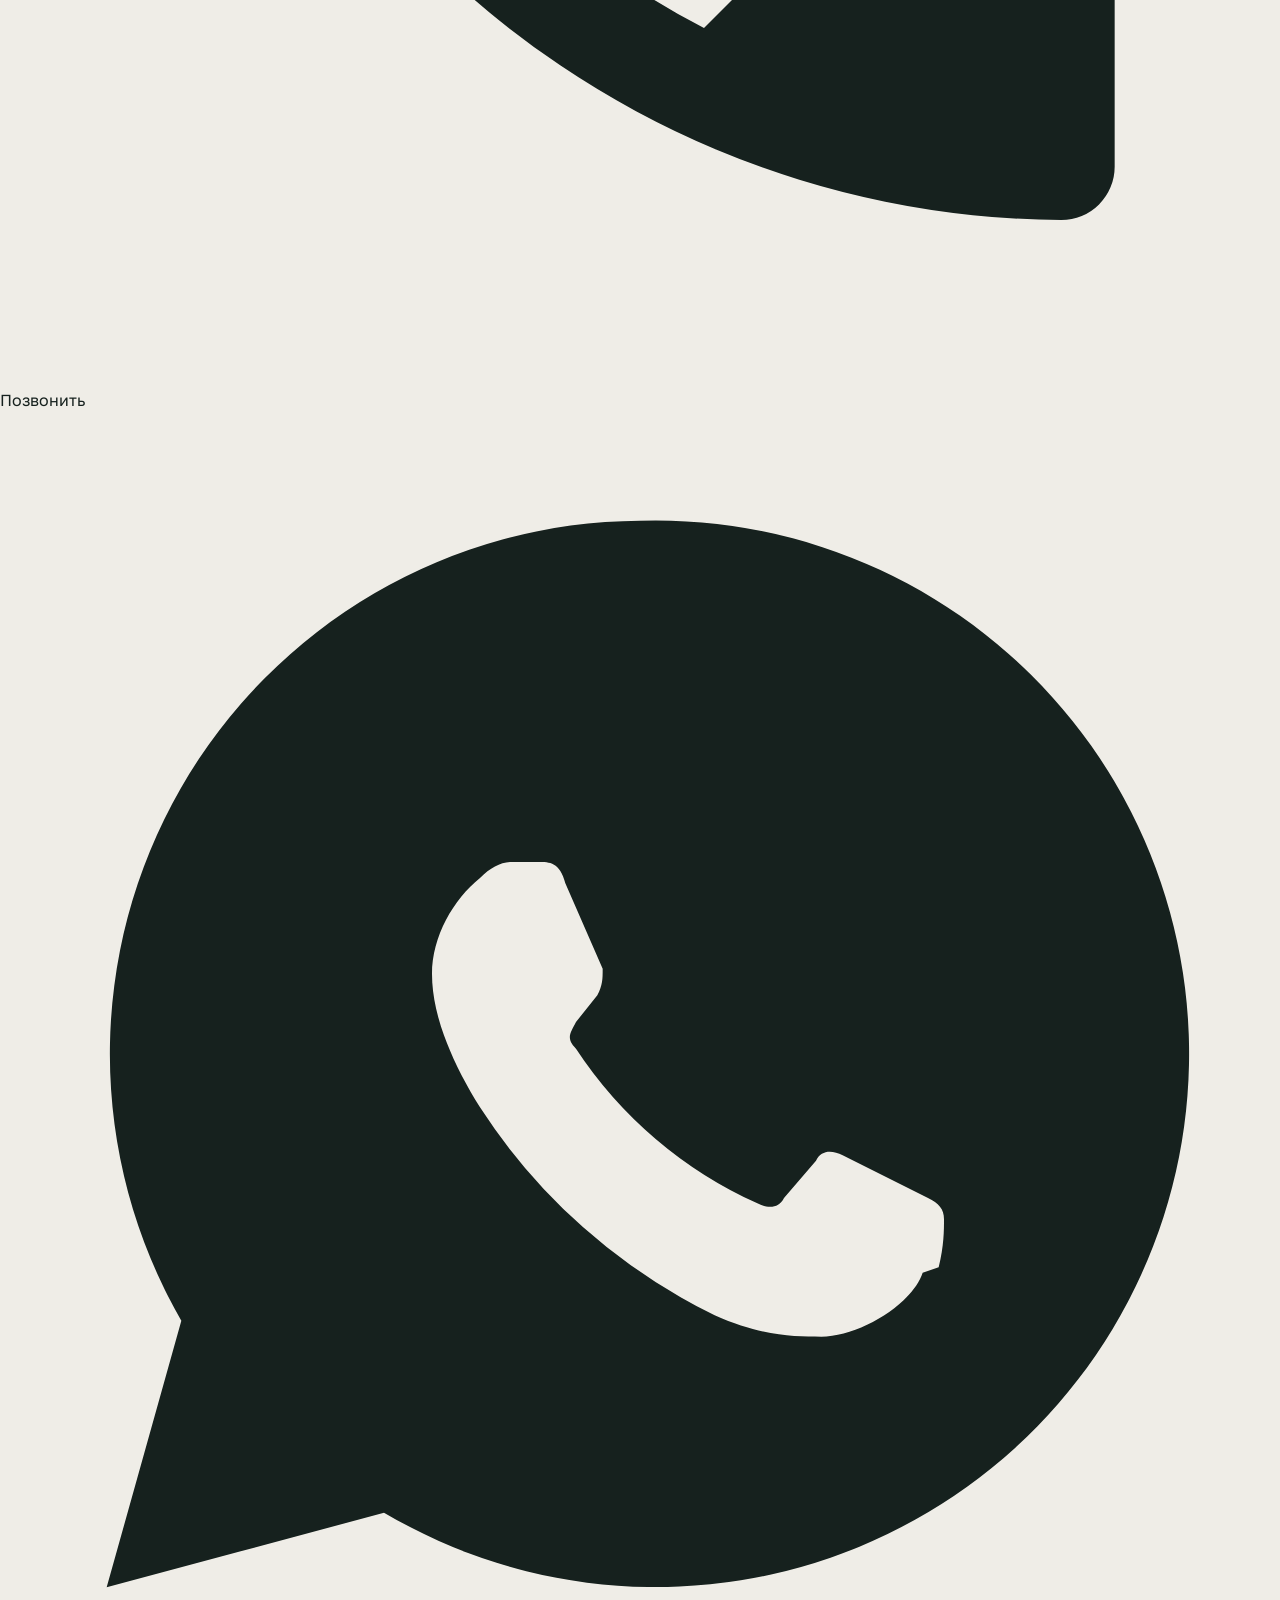
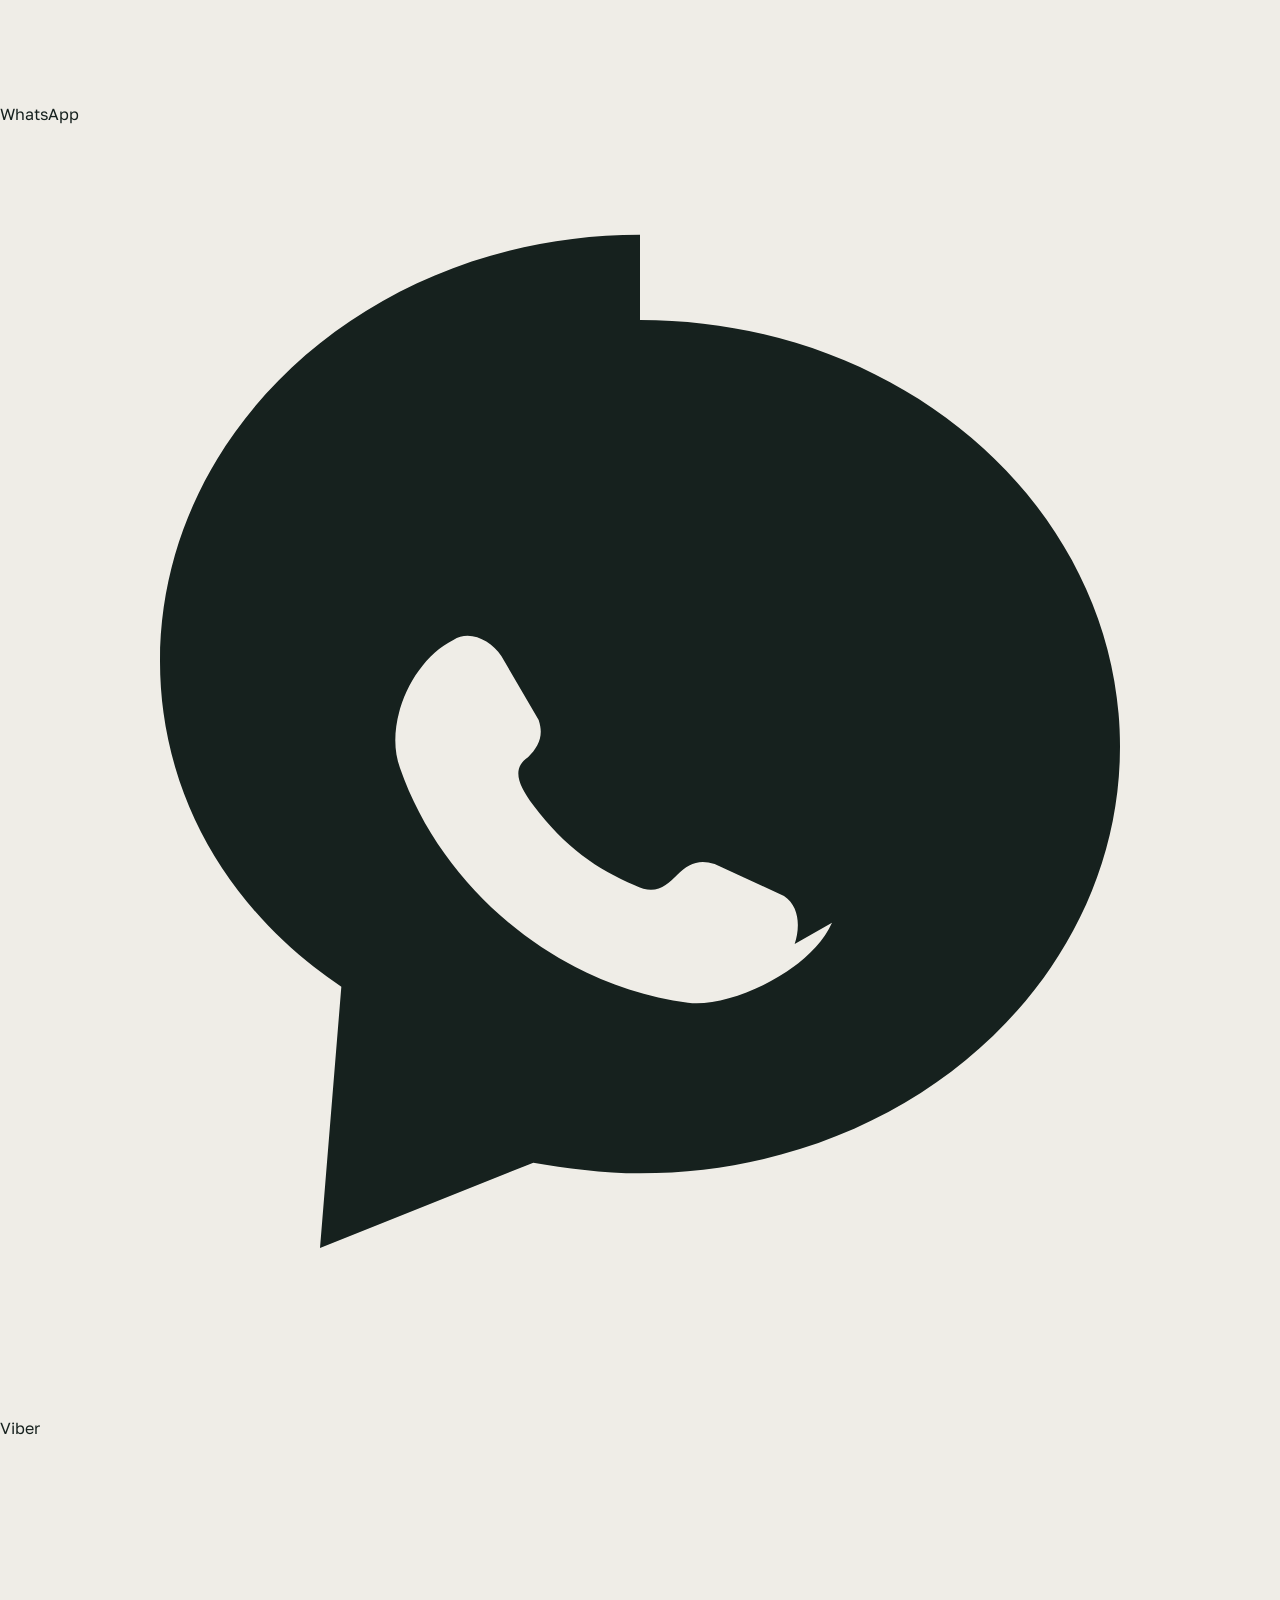
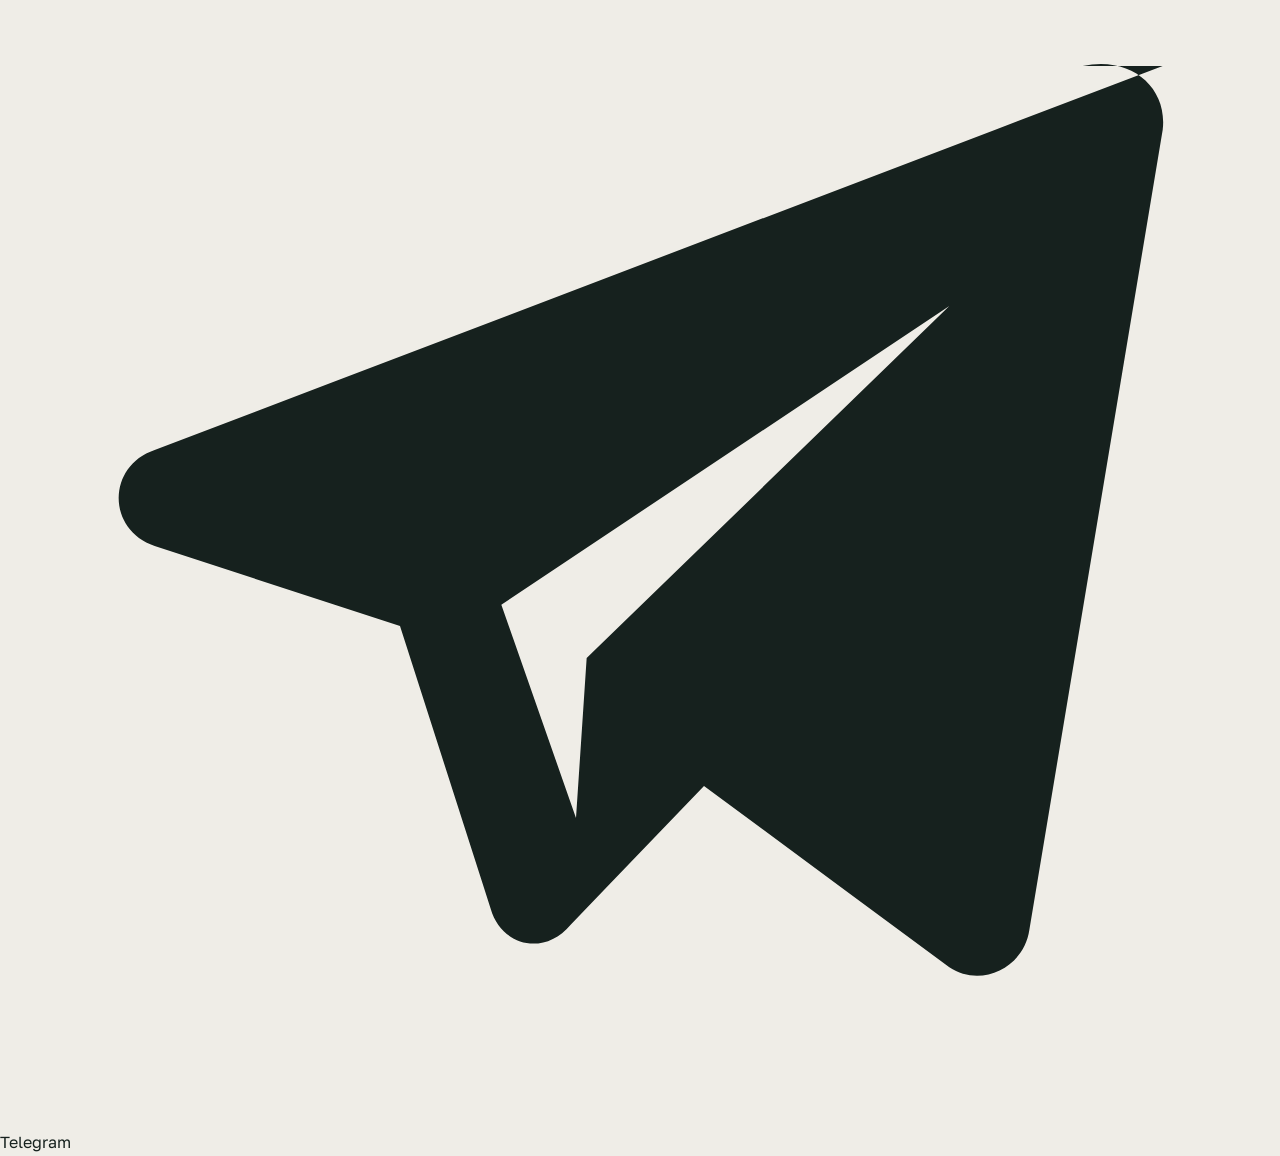
<file: plitka.html>
<!DOCTYPE html>
<html lang="ru">
<head>
<meta charset="utf-8">
<meta name="viewport" content="width=device-width, initial-scale=1">
<title>Укладка плитки и керамогранита: раскладка, расход | Малькевич</title>
<meta name="description" content="Укладка плитки и керамогранита до 120×60, мозаика, гидроизоляция. Расчёт количества, клея и затирки по формату и шву.">
<meta property="og:title" content="Укладка плитки и керамогранита: раскладка, расход | Малькевич">
<meta property="og:description" content="Укладка плитки и керамогранита до 120×60, мозаика, гидроизоляция. Расчёт количества, клея и затирки по формату и шву.">
<meta property="og:type" content="website">
<meta name="theme-color" content="#EFEDE7">
<style>
:root{--bg:#EFEDE7;--bg2:#E4E2DA;--ink:#16211E;--ink2:#22322D;--paper:#FAF9F5;
--em:#1E5C4A;--em2:#2E7A63;--sand:#C8C4B8;--muted:#5C6660;--line:rgba(22,33,30,.15);
--d:'Fraunces',Georgia,serif;--b:'Golos Text',system-ui,sans-serif;--m:'Space Mono',ui-monospace,monospace;
--pad:22px;--max:1300px}
*{box-sizing:border-box}html{-webkit-text-size-adjust:100%}body{margin:0;background:var(--bg);color:var(--ink);font:16px/1.62 var(--b);-webkit-font-smoothing:antialiased}
img{max-width:100%;display:block}h1,h2,h3{margin:0;font-family:var(--d);font-weight:600;line-height:1;letter-spacing:-.02em}
a{color:inherit;text-decoration:none}[hidden]{display:none!important}
.wrap{width:100%;max-width:var(--max);margin:0 auto;padding:0 var(--pad)}
.header{position:sticky;top:0;z-index:40;background:rgba(239,237,231,.95);border-bottom:1px solid var(--line);backdrop-filter:blur(8px)}
.header__in{display:flex;align-items:center;gap:16px;padding:11px 0}
.logo{display:flex;align-items:center;gap:10px}
.logo__mark{width:38px;height:38px;display:grid;grid-template-columns:1fr 1fr;grid-template-rows:1fr 1fr;gap:2px;padding:3px;border:1px solid var(--ink);background:var(--paper)}
.logo__mark i{display:block;background:var(--em)}
.logo__mark i:nth-child(2){background:var(--ink)}
.logo__mark i:nth-child(3){background:var(--sand)}
.logo__mark i:nth-child(4){background:var(--em)}
.logo__txt{display:flex;flex-direction:column;line-height:1.15}
.logo__txt b{font:600 15px/1 var(--d);letter-spacing:-.01em}
.logo__txt i{font:400 8px/1.5 var(--m);letter-spacing:.09em;text-transform:uppercase;color:var(--muted);font-style:normal}
.nav{display:flex;gap:14px;margin-left:auto;font:500 12.5px/1 var(--b)}
.nav a{padding:6px 0;border-bottom:1px solid transparent}
.nav a:hover,.nav a.is-on{border-color:var(--em);color:var(--em)}
.header__tel{font:600 13px/1 var(--b);white-space:nowrap}
.btn{display:inline-flex;align-items:center;justify-content:center;gap:8px;padding:13px 20px;font:600 11.5px/1 var(--b);letter-spacing:.06em;text-transform:uppercase;border:1px solid var(--em);background:var(--em);color:#fff;cursor:pointer;transition:.18s}
.btn:hover{background:#14483A;border-color:#14483A}
.btn--ink{background:var(--ink);border-color:var(--ink)}
.btn--ink:hover{background:#000}
.btn--ghost{background:transparent;color:var(--ink);border-color:var(--ink)}
.btn--ghost:hover{background:var(--ink);color:#fff}
.burger{display:none;width:42px;height:36px;border:1px solid var(--ink);background:transparent;align-items:center;justify-content:center;flex-direction:column;gap:4px;cursor:pointer}
.burger i{display:block;width:16px;height:1px;background:var(--ink)}
.burger.is-close i:first-child{transform:rotate(45deg) translateY(3px)}
.burger.is-close i:last-child{transform:rotate(-45deg) translateY(-3px)}
.drawer{position:fixed;inset:0;z-index:90;background:rgba(14,22,19,.8);display:none}
.drawer[data-open]{display:block}
.drawer__in{position:absolute;inset:0 0 0 auto;width:min(400px,92vw);background:var(--bg);padding:18px;overflow-y:auto}
.drawer__top{display:flex;justify-content:space-between;align-items:center;margin-bottom:16px}
.drawer__nav{display:grid;font:600 21px/1 var(--d)}
.drawer__nav a{padding:13px 0;border-bottom:1px solid var(--line)}
.drawer__cta{width:100%;margin-top:16px}
.drawer__note{font-size:12px;color:var(--muted);margin-top:10px}
body.is-locked{overflow:hidden}
.hero{position:relative;min-height:min(94svh,820px);display:flex;align-items:flex-end;overflow:hidden;background:#101614}
.hero__img{position:absolute;inset:0;width:100%;height:100%;object-fit:cover}
.hero::after{content:'';position:absolute;inset:0;background:linear-gradient(180deg,rgba(9,15,13,.44),rgba(9,15,13,.1) 42%,rgba(9,15,13,.84) 76%,#101614 100%)}
.hero__in{position:relative;z-index:2;width:100%;padding:clamp(28px,4.6vw,58px) 0 clamp(14px,2vw,22px);color:#F6F4EF}
.hero h1{font-size:clamp(2.05rem,5.8vw,4.7rem);letter-spacing:-.03em;color:#fff}
.hero h1 em{font-style:italic;color:#9FD9C0}
.hero__lede{max-width:44ch;margin:14px 0 18px;color:rgba(246,244,239,.88)}
.hero__acts{display:flex;flex-wrap:wrap;gap:9px;margin-bottom:clamp(14px,2.2vw,26px)}
.hero__acts .btn--ghost{color:#fff;border-color:rgba(255,255,255,.6)}
.hero__acts .btn--ghost:hover{background:#fff;color:var(--ink)}
.hero__facts{display:grid;grid-template-columns:repeat(4,minmax(0,1fr));border-top:1px solid rgba(255,255,255,.28);gap:0 12px}
.hero__facts div{padding:11px 0 0}
.hero__facts b{display:block;font:600 clamp(1rem,1.6vw,1.25rem)/1.2 var(--d)}
.hero__facts span{font:400 8.5px/1.5 var(--m);letter-spacing:.08em;text-transform:uppercase;color:#9FD9C0}
@media (max-width:1024px){.nav{display:none}.burger{display:flex}.header__tel{display:none}.hero__facts{grid-template-columns:1fr 1fr}}
@media (max-width:380px){.header .btn{display:none}}
</style>
<link rel="preconnect" href="https://fonts.googleapis.com">
<link rel="preconnect" href="https://fonts.gstatic.com" crossorigin>
<link href="https://fonts.googleapis.com/css2?family=Fraunces:ital,opsz,wght@0,9..144,400;0,9..144,600;1,9..144,400&family=Golos+Text:wght@400;500;600&family=Space+Mono:wght@400;700&display=swap" rel="stylesheet">
<link rel="stylesheet" href="assets/css/style.v1.css">
<link rel="icon" href="assets/img/favicon.svg" type="image/svg+xml">
</head>
<body>
<header class="header"><div class="header__in wrap">
<a class="logo" href="index.html"><span class="logo__mark"><i></i><i></i><i></i><i></i></span><span class="logo__txt"><b>Малькевич</b><i>плитка · ремонт</i></span></a>
<nav class="nav" aria-label="Основное меню"><a href="index.html">Главная</a><a href="uslugi.html">Услуги</a><a href="plitka.html" class="is-on">Плитка</a><a href="remont.html">Ремонт</a><a href="otdelka.html">Отделка</a><a href="raboty.html">Объекты</a><a href="o-mastere.html">О мастере</a><a href="kontakty.html">Контакты</a></nav>
<a class="header__tel" href="tel:+375296151911">+375 (29) 615-19-11</a>
<a class="btn" href="#zayavka">Вызвать на замер</a>
<button class="burger" type="button" aria-label="Меню" aria-expanded="false" aria-controls="drawer"><i></i><i></i><i></i></button>
</div></header>
<div class="drawer" id="drawer" role="dialog" aria-modal="true" aria-label="Меню" hidden>
<div class="drawer__in">
<div class="drawer__top">
<a class="logo" href="index.html"><span class="logo__mark"><i></i><i></i><i></i><i></i></span><span class="logo__txt"><b>Малькевич</b><i>Минский район</i></span></a>
<button class="burger is-close" type="button" data-close aria-label="Закрыть меню"><i></i><i></i></button>
</div>
<nav class="drawer__nav"><a href="index.html">Главная</a><a href="uslugi.html">Услуги</a><a href="plitka.html">Плитка</a><a href="remont.html">Ремонт</a><a href="otdelka.html">Отделка</a><a href="raboty.html">Объекты</a><a href="o-mastere.html">О мастере</a><a href="kontakty.html">Контакты</a></nav>
<a class="btn drawer__cta" href="tel:+375296151911">Позвонить +375 (29) 615-19-11</a>
<p class="drawer__note">Укладка плитки, санузлы под ключ, штукатурка, шпатлёвка, обои, электрика. Ремонт от А до Я. Минская обл., Минский район, опыт 8–10 лет.</p>
</div></div>
<main>
<section class="phero"><img src="assets/img/hero.jpg" alt="Плитка" width="1536" height="1024">
<div class="phero__in"><div class="wrap"><div class="crumbs"><a href="index.html">Главная</a> / Плитка</div>
<h1>Укладка<br><em>плитки и керамогранита</em></h1><p>Пол и стены, крупный формат, мозаика. С гидроизоляцией в мокрых зонах и раскладкой без «случайных» подрезок.</p></div></div></section>
<div class="grout" aria-hidden="true"><svg viewBox="0 0 1200 38" preserveAspectRatio="none">
<rect width="1200" height="38" fill="#E4E2DA"/>
<g stroke="#F6F5F0" stroke-width="2">
<line x1="0" y1="1" x2="1200" y2="1"/><line x1="0" y1="37" x2="1200" y2="37"/><line x1="0" y1="19" x2="1200" y2="19"/>
</g>
<g stroke="#F6F5F0" stroke-width="2">
<line x1="60" y1="1" x2="60" y2="19"/><line x1="180" y1="1" x2="180" y2="19"/><line x1="300" y1="1" x2="300" y2="19"/>
<line x1="420" y1="1" x2="420" y2="19"/><line x1="540" y1="1" x2="540" y2="19"/><line x1="660" y1="1" x2="660" y2="19"/>
<line x1="780" y1="1" x2="780" y2="19"/><line x1="900" y1="1" x2="900" y2="19"/><line x1="1020" y1="1" x2="1020" y2="19"/><line x1="1140" y1="1" x2="1140" y2="19"/>
</g>
<g stroke="#F6F5F0" stroke-width="2">
<line x1="120" y1="19" x2="120" y2="37"/><line x1="240" y1="19" x2="240" y2="37"/><line x1="360" y1="19" x2="360" y2="37"/>
<line x1="480" y1="19" x2="480" y2="37"/><line x1="600" y1="19" x2="600" y2="37"/><line x1="720" y1="19" x2="720" y2="37"/>
<line x1="840" y1="19" x2="840" y2="37"/><line x1="960" y1="19" x2="960" y2="37"/><line x1="1080" y1="19" x2="1080" y2="37"/>
</g></svg></div>
<section class="section"><div class="wrap"><div class="two">
<div class="prose">
<h3>Раскладка решает больше, чем плитка</h3>
<p>Дорогая плитка с плохой раскладкой выглядит хуже дешёвой с хорошей. Поэтому до укладки рисую раскладку: где пройдёт шов, откуда начинать, как распределятся подрезки по стенам, куда попадут люк и вентиляция.</p>
<p>Правило простое: подрезка не должна попадать в самый видный угол, а симметрия важнее «ровного ряда от двери».</p>
<h3>Крупный формат 120 × 60</h3>
<p>Требует ровного основания, гребёнки 12 мм и аккуратности: такая плитка не прощает волн на стене. Сначала штукатурка по маякам, потом укладка.</p>
<ul>
<li>Проверка плоскости и влажности основания</li>
<li>Грунт и гидроизоляция в мокрых зонах</li>
<li>Клей на гребёнку по формату, без пустот</li>
<li>Крестики и СВП для ровного шва</li>
<li>Затирка после полного схватывания клея</li>
</ul>
<div class="chips"><span class="chip">Керамогранит</span><span class="chip">Керамика</span><span class="chip">Мозаика</span><span class="chip">СВП</span><span class="chip">Гидроизоляция</span></div>
</div>
<div>
<div class="gal" style="grid-template-columns:1fr"><figure><img src="assets/img/zellige.jpg" alt="Шов" width="1024" height="1024" loading="lazy"><figcaption>Шов и глазурь · крупно</figcaption></figure></div>
<div class="card" style="margin-top:12px"><p class="eyebrow">сроки по площади</p>
<table class="spec"><tbody>
<tr><td>Санузел 4 м²</td><td>≈ 5–7 дней</td></tr>
<tr><td>Кухонный фартук</td><td>≈ 2 дня</td></tr>
<tr><td>Пол 20 м²</td><td>≈ 3–4 дня</td></tr>
<tr><td>Крупный формат</td><td>медленнее</td></tr>
</tbody></table>
<p class="note">Затирка идёт отдельным днём: клей должен схватиться, иначе шов пойдёт волной.</p></div>
</div>
</div></div></section>

<section class="section section--dim anchor" id="calc"><div class="wrap">
<div class="sec-head"><div><p class="eyebrow">раскладка и расход</p><h2 class="h2">Плитка и шов:<br><em>сколько это в штуках</em></h2></div>
<p>Формат, площадь и раскладка: слева схема шва, справа количество плитки, клей, затирка и крестики. Считаю по реальным формулам, а не «на глазок».</p></div>
<div class="tile">
<div class="stage">
<svg id="tSvg" viewBox="0 0 520 300" role="img" aria-label="Схема раскладки плитки со швом"></svg>
<div style="display:flex;justify-content:space-between;gap:8px;margin-top:10px;font:400 8.5px/1.4 var(--m);letter-spacing:.05em;text-transform:uppercase;color:var(--muted)">
<span>формат: <b id="tName" style="color:var(--ink)">60 × 60</b></span><span>шов: <b id="tJoint" style="color:var(--ink)">3 мм</b></span><span>запас: <b id="tWaste" style="color:var(--ink)">10%</b></span>
</div>
</div>
<div>
<div class="ctrl">
<div class="crow"><label>Формат плитки</label><div class="seg" id="tFmt">
<button type="button" data-v="120x60" aria-pressed="false">120 × 60</button>
<button type="button" data-v="60x60" aria-pressed="true">60 × 60</button>
<button type="button" data-v="60x30" aria-pressed="false">60 × 30</button>
<button type="button" data-v="30x30" aria-pressed="false">30 × 30</button>
<button type="button" data-v="20x20" aria-pressed="false">20 × 20</button>
<button type="button" data-v="10x10" aria-pressed="false">мозаика 10 × 10</button>
</div></div>
<div class="crow"><label>Раскладка</label><div class="seg" id="tLay">
<button type="button" data-v="straight" aria-pressed="true">Прямая</button>
<button type="button" data-v="offset" aria-pressed="false">Со смещением</button>
<button type="button" data-v="diag" aria-pressed="false">По диагонали</button>
</div></div>
<div class="crow"><label>Площадь укладки: <b id="tAreaV">18 м²</b></label><input class="rng" id="tArea" type="range" min="2" max="120" step="1" value="18"></div>
<div class="crow"><label>Шов: <b id="tJointV">3 мм</b></label><input class="rng" id="tJointR" type="range" min="1" max="10" step="1" value="3"></div>
</div>
<div class="out" style="margin-top:14px">
<div class="big"><b id="tCount">—</b><span>плиток с запасом</span></div>
<table class="spec"><tbody id="tSpec"></tbody></table>
<p class="formula" id="tFormula"></p>
<p class="note">Клей и затирка — ориентир для закупки: реальный расход зависит от ровности основания, размера гребёнки и глубины шва. Укладку и раскладку согласовываем на месте.</p>
<a class="btn" id="tGo" href="https://wa.me/375296151911" target="_blank" rel="noopener">Отправить расчёт в WhatsApp</a>
</div>
</div>
</div>
</div></section>

<section class="section section--dim"><div class="wrap">
<div class="gal">
<figure class="wide"><img src="assets/img/hero.jpg" alt="Санузел" width="1536" height="1024" loading="lazy"><figcaption>Санузел · крупный формат, шов 2 мм</figcaption></figure>
<figure><img src="assets/img/kitchen.jpg" alt="Фартук" width="1024" height="1024" loading="lazy"><figcaption>Фартук · изумрудная глазурь</figcaption></figure>
<figure><img src="assets/img/level.jpg" alt="Проверка" width="1024" height="1024" loading="lazy"><figcaption>Проверка плоскости</figcaption></figure>
</div>
</div></section>
<section class="cta"><div class="wrap cta__in"><div><h2>Посчитаем<br><em>плитку</em></h2><p>Скажите формат и площадь: назову количество и вилку по работе.</p></div>
<div class="cta__acts"><a class="btn btn--light" href="https://wa.me/375296151911" target="_blank" rel="noopener">WhatsApp</a><a class="btn btn--light" href="tel:+375296151911">Позвонить</a></div></div></section>
</main>
<footer class="footer"><div class="wrap">
<div class="footer__top">
<div class="footer__about"><a class="logo logo--f" href="index.html"><span class="logo__mark"><i></i><i></i><i></i><i></i></span><span class="logo__txt"><b>Малькевич</b><i>плитка и ремонт</i></span></a>
<p>ИП Малькевич Михаил Валерьевич. Укладка плитки и ремонт под ключ: штукатурка, электрика, обои, шпатлёвка. Минская обл., Минский район.</p>
<a class="footer__tel" href="tel:+375296151911">+375 (29) 615-19-11</a>
</div>
<div><h4>Разделы</h4><ul><li><a href="index.html">Главная</a></li><li><a href="uslugi.html">Услуги</a></li><li><a href="plitka.html">Плитка</a></li><li><a href="remont.html">Ремонт</a></li><li><a href="otdelka.html">Отделка</a></li><li><a href="raboty.html">Объекты</a></li><li><a href="o-mastere.html">О мастере</a></li><li><a href="kontakty.html">Контакты</a></li></ul></div>
<div><h4>Работы</h4><ul><li><a href="plitka.html">Укладка плитки</a></li><li><a href="sanuzly.html">Санузел под ключ</a></li><li><a href="otdelka.html">Штукатурка и обои</a></li><li><a href="remont.html">Ремонт под ключ</a></li><li><a href="uslugi.html">Все услуги</a></li></ul></div>
<div><h4>Связь</h4><ul><li><a href="tel:+375296151911">+375 (29) 615-19-11</a></li><li><a href="https://wa.me/375296151911" target="_blank" rel="noopener">WhatsApp</a></li><li><a href="https://t.me/+375296151911" target="_blank" rel="noopener">Telegram</a></li><li><a href="https://yandex.by/maps/?text=%D0%9C%D0%B8%D0%BD%D1%81%D0%BA%D0%B8%D0%B9%20%D1%80%D0%B0%D0%B9%D0%BE%D0%BD%20%D1%83%D0%BA%D0%BB%D0%B0%D0%B4%D0%BA%D0%B0%20%D0%BF%D0%BB%D0%B8%D1%82%D0%BA%D0%B8" target="_blank" rel="noopener">Минская обл., Минский район</a></li></ul></div>
</div>
<div class="footer__bottom"><span>© <span id="yr">2026</span> ИП Малькевич Михаил Валерьевич</span>
<span><a href="politika.html">Политика обработки персональных данных</a></span></div>
</div></footer>
<div class="mbar" role="navigation" aria-label="Быстрая связь">
<a href="tel:+375296151911"><svg viewBox="0 0 24 24" fill="currentColor" aria-hidden="true"><path d="M6.6 10.8a15.5 15.5 0 0 0 6.6 6.6l2.2-2.2a1 1 0 0 1 1-.24c1.1.36 2.3.56 3.5.56a1 1 0 0 1 1 1V20a1 1 0 0 1-1 1A17 17 0 0 1 3 4a1 1 0 0 1 1-1h3.5a1 1 0 0 1 1 1c0 1.2.2 2.4.56 3.5a1 1 0 0 1-.25 1z"/></svg>Позвонить</a>
<a href="https://wa.me/375296151911" target="_blank" rel="noopener"><svg viewBox="0 0 24 24" fill="currentColor" aria-hidden="true"><path d="M12 2a10 10 0 0 0-8.6 15L2 22l5.2-1.4A10 10 0 1 0 12 2m5.3 14.1c-.2.6-1.2 1.2-1.9 1.2-.5 0-1.1 0-2-.4a11 11 0 0 1-4.4-3.9c-.5-.8-.9-1.7-.9-2.5 0-.7.4-1.4.9-1.8.2-.2.4-.3.6-.3h.5c.2 0 .4 0 .5.4l.7 1.6c0 .2 0 .3-.1.5l-.4.5c-.1.2-.2.3 0 .5a8 8 0 0 0 3.4 2.9c.2.1.4.1.5-.1l.6-.7c.1-.2.3-.2.5-.1l1.6.8c.2.1.3.2.3.4s0 .5-.1.9"/></svg>WhatsApp</a>
<a href="viber://chat?number=%2B375296151911"><svg viewBox="0 0 24 24" fill="currentColor" aria-hidden="true"><path d="M12 2C7 2 3 5.6 3 10c0 2.5 1.3 4.7 3.4 6.1L6 21l4-1.6c.6.1 1.3.2 2 .2 5 0 9-3.6 9-8s-4-8-9-8m3.6 11.3c-.4.9-1.9 1.6-2.7 1.5-2.4-.3-4.6-2.1-5.4-4.4-.3-.8.2-2 1-2.4.3-.2.7 0 .9.3l.7 1.2c.1.3 0 .5-.2.7-.3.2-.2.5.1.9.6.8 1.2 1.2 1.9 1.5.4.2.6 0 .8-.2s.4-.3.7-.2l1.3.6c.3.2.3.6.2.9"/></svg>Viber</a>
<a href="https://t.me/+375296151911" target="_blank" rel="noopener"><svg viewBox="0 0 24 24" fill="currentColor" aria-hidden="true"><path d="M21.8 4.2 2.9 11.4c-.9.3-.9 1.5 0 1.8l4.6 1.5 1.7 5.3c.2.7 1 .9 1.5.3l2.5-2.6 4.6 3.4c.6.4 1.4 0 1.5-.7l2.5-15c.1-.8-.6-1.4-1.5-1.2M9.4 14.3l8.4-5.6-6.8 6.6-.2 3z"/></svg>Telegram</a>
</div>
<script src="assets/js/main.v1.js"></script>
</body>
</html>
</file>
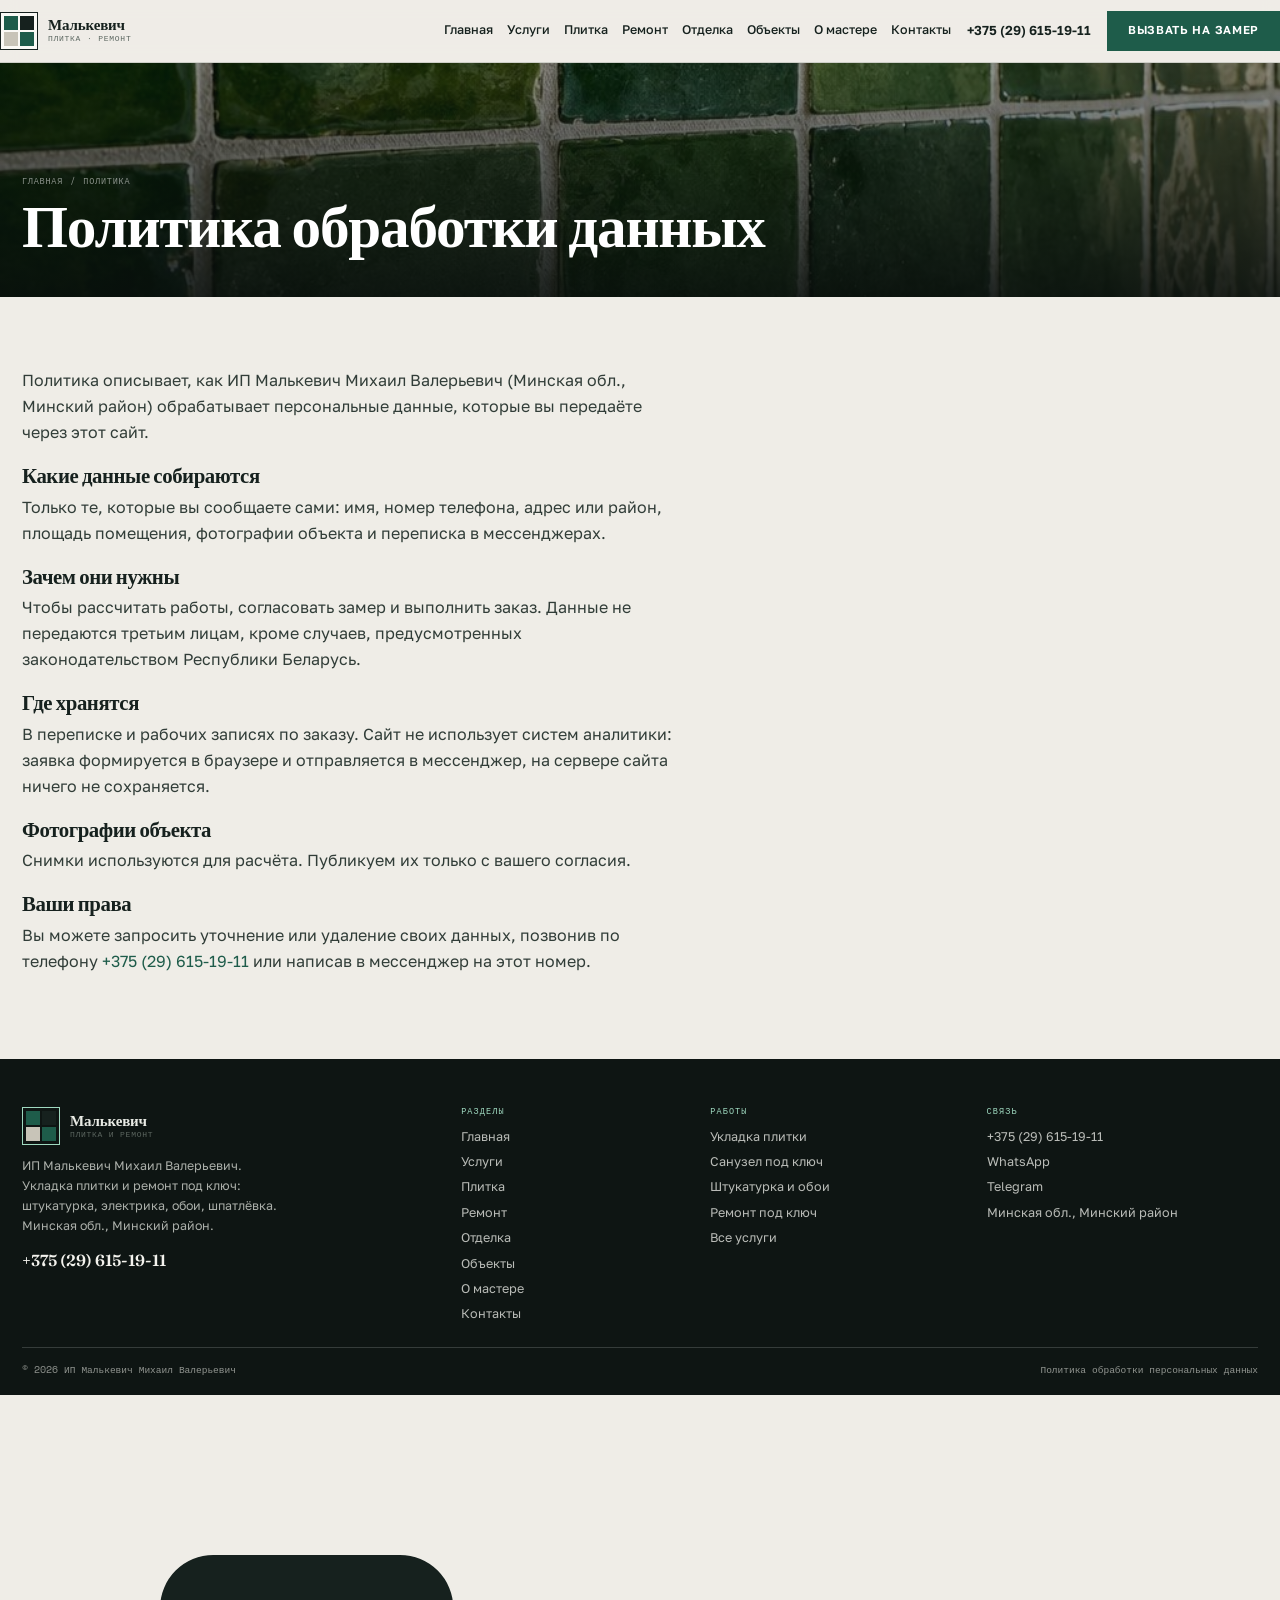
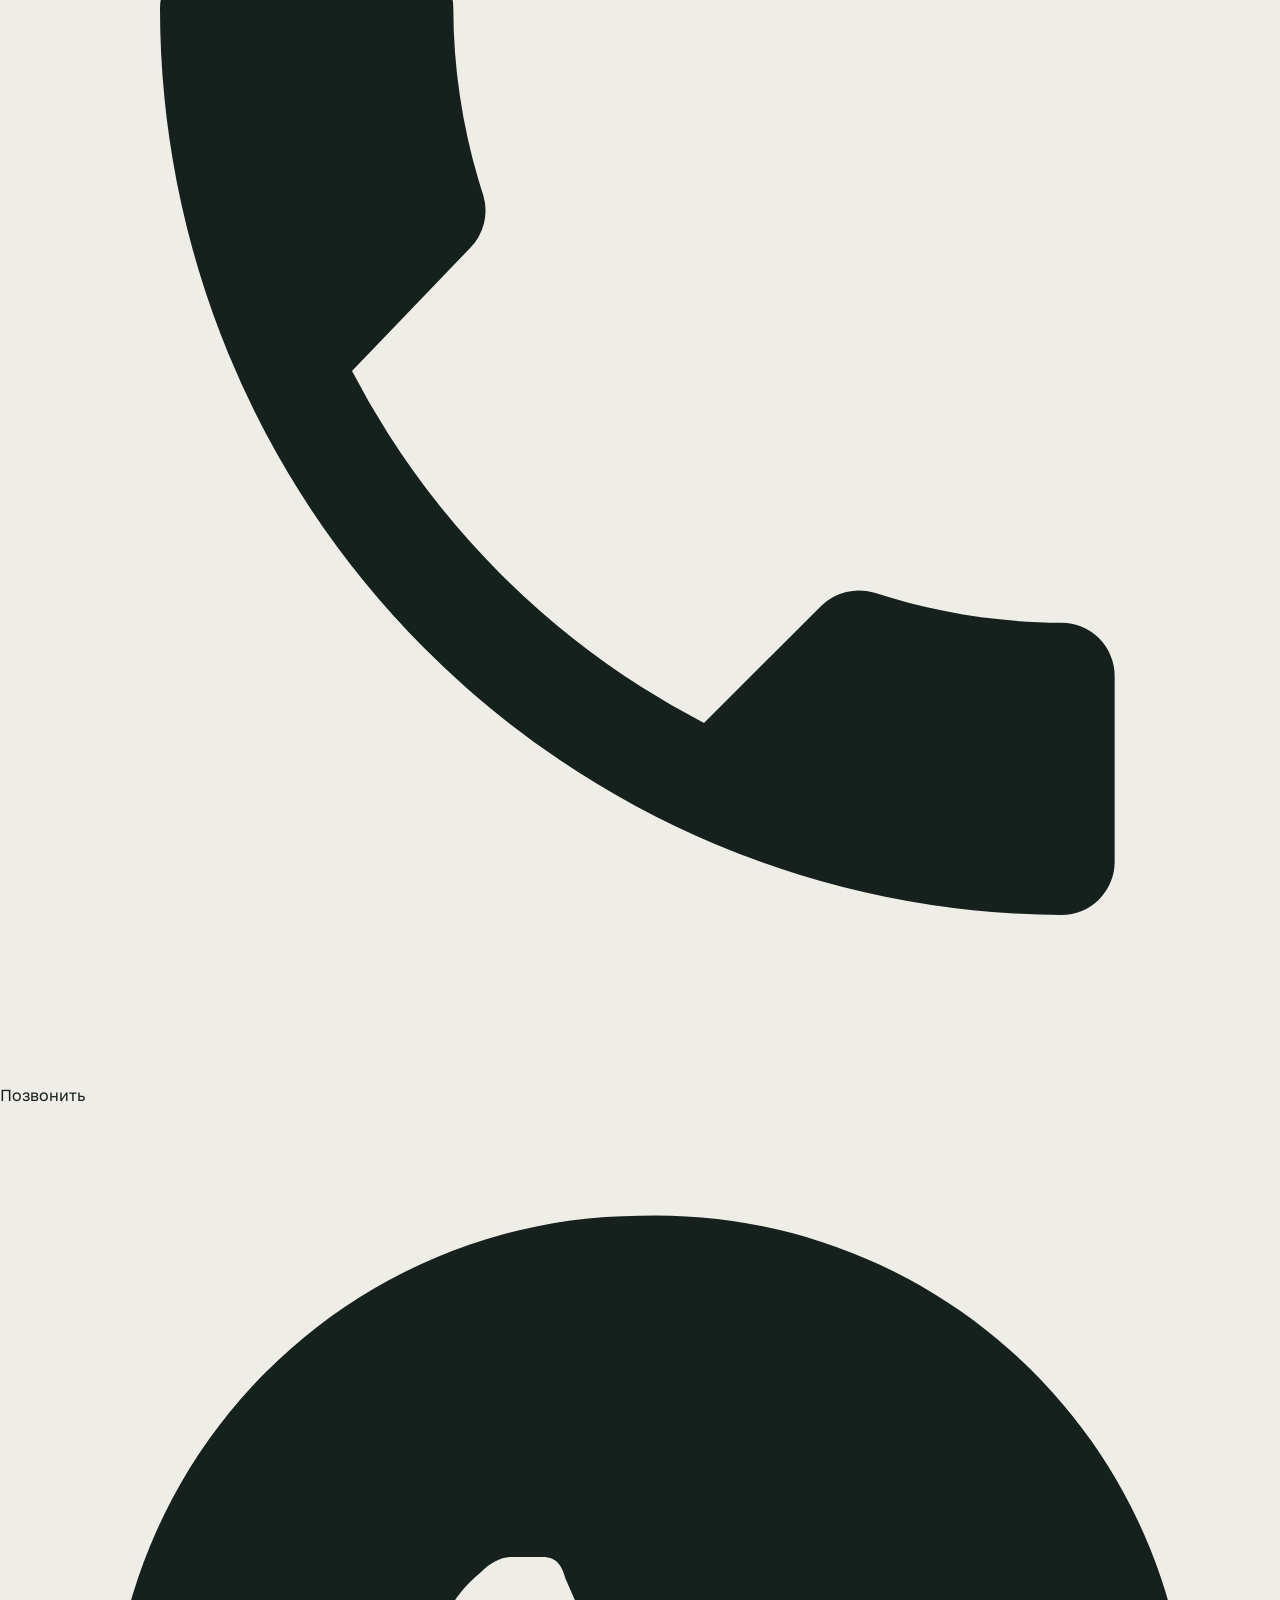
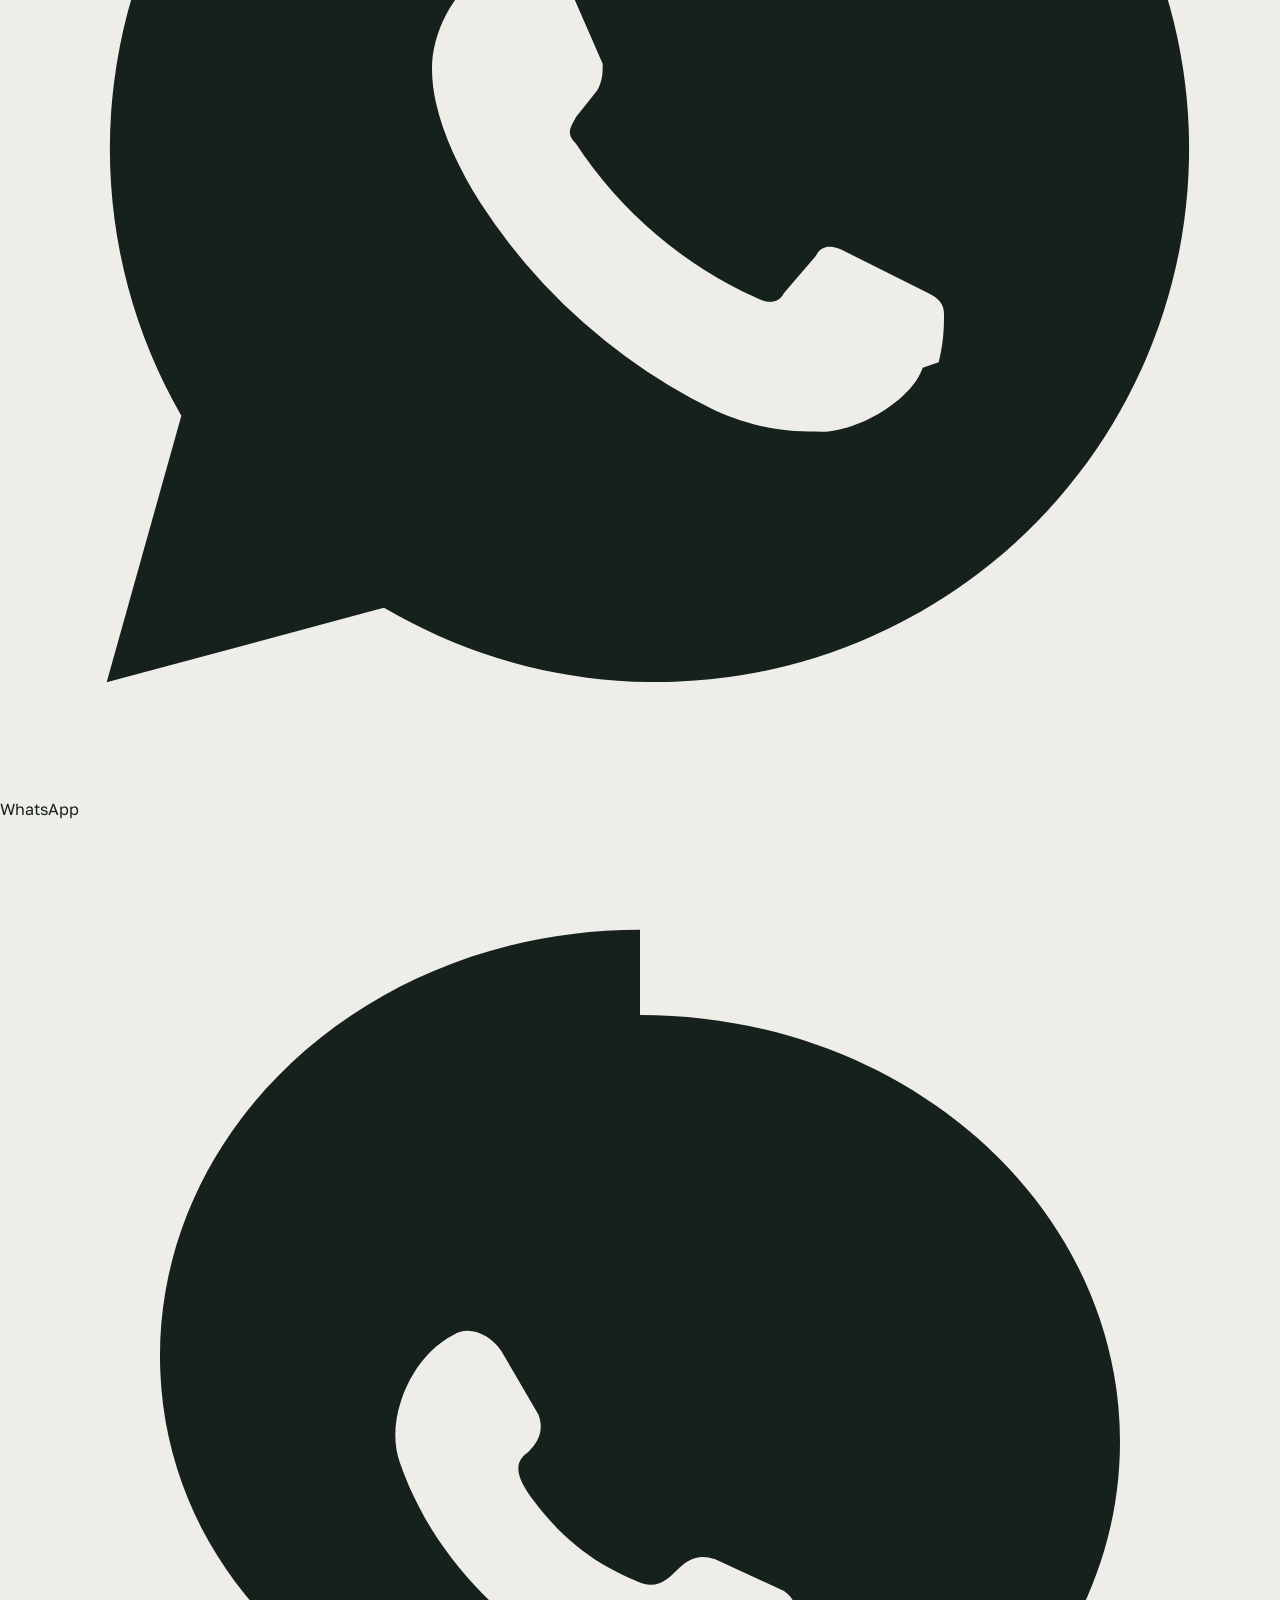
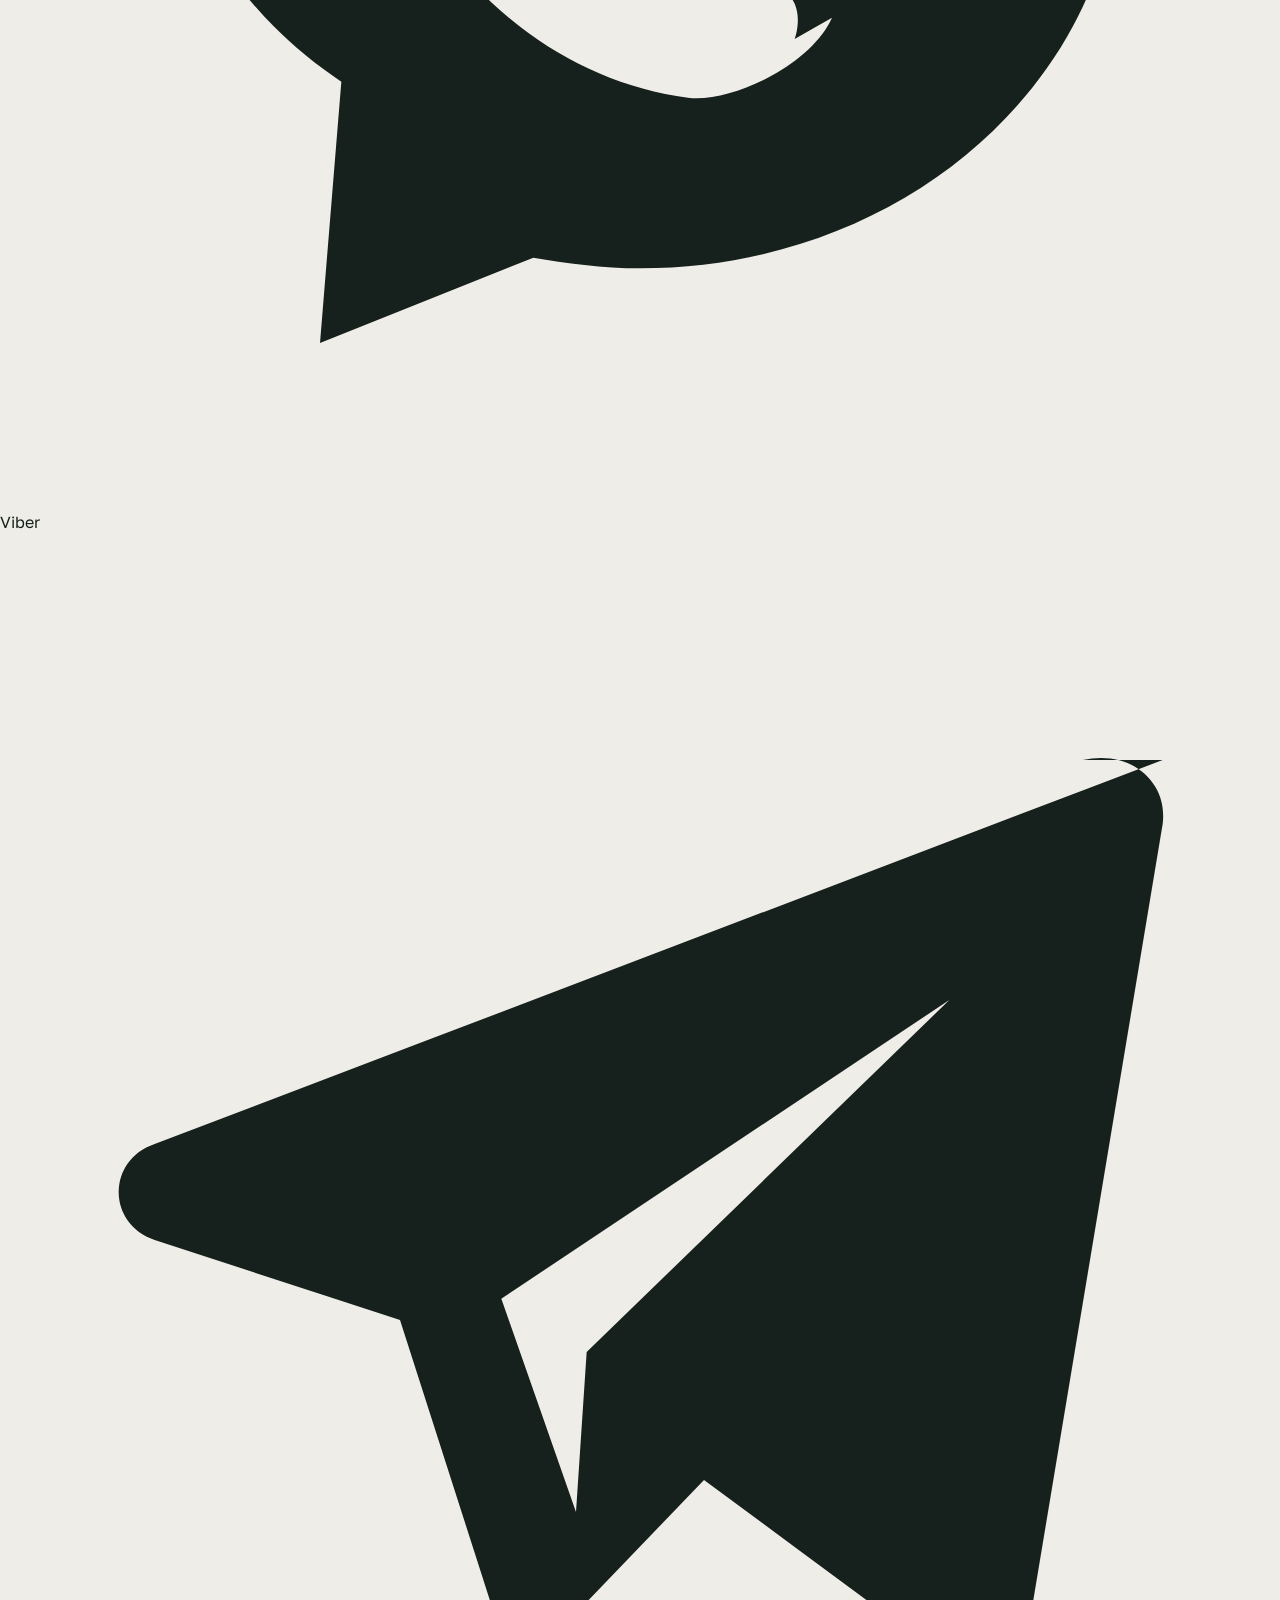
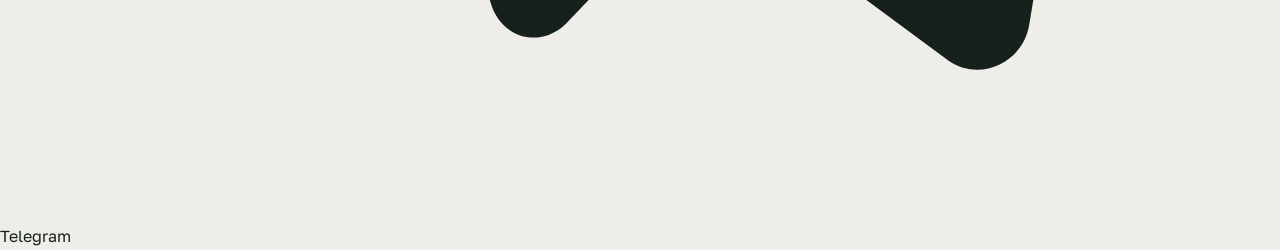
<file: politika.html>
<!DOCTYPE html>
<html lang="ru">
<head>
<meta charset="utf-8">
<meta name="viewport" content="width=device-width, initial-scale=1">
<title>Политика обработки персональных данных | ИП Малькевич</title>
<meta name="description" content="Как обрабатываются персональные данные при заказе плиточных и отделочных работ.">
<meta property="og:title" content="Политика обработки персональных данных | ИП Малькевич">
<meta property="og:description" content="Как обрабатываются персональные данные при заказе плиточных и отделочных работ.">
<meta property="og:type" content="website">
<meta name="theme-color" content="#EFEDE7">
<style>
:root{--bg:#EFEDE7;--bg2:#E4E2DA;--ink:#16211E;--ink2:#22322D;--paper:#FAF9F5;
--em:#1E5C4A;--em2:#2E7A63;--sand:#C8C4B8;--muted:#5C6660;--line:rgba(22,33,30,.15);
--d:'Fraunces',Georgia,serif;--b:'Golos Text',system-ui,sans-serif;--m:'Space Mono',ui-monospace,monospace;
--pad:22px;--max:1300px}
*{box-sizing:border-box}html{-webkit-text-size-adjust:100%}body{margin:0;background:var(--bg);color:var(--ink);font:16px/1.62 var(--b);-webkit-font-smoothing:antialiased}
img{max-width:100%;display:block}h1,h2,h3{margin:0;font-family:var(--d);font-weight:600;line-height:1;letter-spacing:-.02em}
a{color:inherit;text-decoration:none}[hidden]{display:none!important}
.wrap{width:100%;max-width:var(--max);margin:0 auto;padding:0 var(--pad)}
.header{position:sticky;top:0;z-index:40;background:rgba(239,237,231,.95);border-bottom:1px solid var(--line);backdrop-filter:blur(8px)}
.header__in{display:flex;align-items:center;gap:16px;padding:11px 0}
.logo{display:flex;align-items:center;gap:10px}
.logo__mark{width:38px;height:38px;display:grid;grid-template-columns:1fr 1fr;grid-template-rows:1fr 1fr;gap:2px;padding:3px;border:1px solid var(--ink);background:var(--paper)}
.logo__mark i{display:block;background:var(--em)}
.logo__mark i:nth-child(2){background:var(--ink)}
.logo__mark i:nth-child(3){background:var(--sand)}
.logo__mark i:nth-child(4){background:var(--em)}
.logo__txt{display:flex;flex-direction:column;line-height:1.15}
.logo__txt b{font:600 15px/1 var(--d);letter-spacing:-.01em}
.logo__txt i{font:400 8px/1.5 var(--m);letter-spacing:.09em;text-transform:uppercase;color:var(--muted);font-style:normal}
.nav{display:flex;gap:14px;margin-left:auto;font:500 12.5px/1 var(--b)}
.nav a{padding:6px 0;border-bottom:1px solid transparent}
.nav a:hover,.nav a.is-on{border-color:var(--em);color:var(--em)}
.header__tel{font:600 13px/1 var(--b);white-space:nowrap}
.btn{display:inline-flex;align-items:center;justify-content:center;gap:8px;padding:13px 20px;font:600 11.5px/1 var(--b);letter-spacing:.06em;text-transform:uppercase;border:1px solid var(--em);background:var(--em);color:#fff;cursor:pointer;transition:.18s}
.btn:hover{background:#14483A;border-color:#14483A}
.btn--ink{background:var(--ink);border-color:var(--ink)}
.btn--ink:hover{background:#000}
.btn--ghost{background:transparent;color:var(--ink);border-color:var(--ink)}
.btn--ghost:hover{background:var(--ink);color:#fff}
.burger{display:none;width:42px;height:36px;border:1px solid var(--ink);background:transparent;align-items:center;justify-content:center;flex-direction:column;gap:4px;cursor:pointer}
.burger i{display:block;width:16px;height:1px;background:var(--ink)}
.burger.is-close i:first-child{transform:rotate(45deg) translateY(3px)}
.burger.is-close i:last-child{transform:rotate(-45deg) translateY(-3px)}
.drawer{position:fixed;inset:0;z-index:90;background:rgba(14,22,19,.8);display:none}
.drawer[data-open]{display:block}
.drawer__in{position:absolute;inset:0 0 0 auto;width:min(400px,92vw);background:var(--bg);padding:18px;overflow-y:auto}
.drawer__top{display:flex;justify-content:space-between;align-items:center;margin-bottom:16px}
.drawer__nav{display:grid;font:600 21px/1 var(--d)}
.drawer__nav a{padding:13px 0;border-bottom:1px solid var(--line)}
.drawer__cta{width:100%;margin-top:16px}
.drawer__note{font-size:12px;color:var(--muted);margin-top:10px}
body.is-locked{overflow:hidden}
.hero{position:relative;min-height:min(94svh,820px);display:flex;align-items:flex-end;overflow:hidden;background:#101614}
.hero__img{position:absolute;inset:0;width:100%;height:100%;object-fit:cover}
.hero::after{content:'';position:absolute;inset:0;background:linear-gradient(180deg,rgba(9,15,13,.44),rgba(9,15,13,.1) 42%,rgba(9,15,13,.84) 76%,#101614 100%)}
.hero__in{position:relative;z-index:2;width:100%;padding:clamp(28px,4.6vw,58px) 0 clamp(14px,2vw,22px);color:#F6F4EF}
.hero h1{font-size:clamp(2.05rem,5.8vw,4.7rem);letter-spacing:-.03em;color:#fff}
.hero h1 em{font-style:italic;color:#9FD9C0}
.hero__lede{max-width:44ch;margin:14px 0 18px;color:rgba(246,244,239,.88)}
.hero__acts{display:flex;flex-wrap:wrap;gap:9px;margin-bottom:clamp(14px,2.2vw,26px)}
.hero__acts .btn--ghost{color:#fff;border-color:rgba(255,255,255,.6)}
.hero__acts .btn--ghost:hover{background:#fff;color:var(--ink)}
.hero__facts{display:grid;grid-template-columns:repeat(4,minmax(0,1fr));border-top:1px solid rgba(255,255,255,.28);gap:0 12px}
.hero__facts div{padding:11px 0 0}
.hero__facts b{display:block;font:600 clamp(1rem,1.6vw,1.25rem)/1.2 var(--d)}
.hero__facts span{font:400 8.5px/1.5 var(--m);letter-spacing:.08em;text-transform:uppercase;color:#9FD9C0}
@media (max-width:1024px){.nav{display:none}.burger{display:flex}.header__tel{display:none}.hero__facts{grid-template-columns:1fr 1fr}}
@media (max-width:380px){.header .btn{display:none}}
</style>
<link rel="preconnect" href="https://fonts.googleapis.com">
<link rel="preconnect" href="https://fonts.gstatic.com" crossorigin>
<link href="https://fonts.googleapis.com/css2?family=Fraunces:ital,opsz,wght@0,9..144,400;0,9..144,600;1,9..144,400&family=Golos+Text:wght@400;500;600&family=Space+Mono:wght@400;700&display=swap" rel="stylesheet">
<link rel="stylesheet" href="assets/css/style.v1.css">
<link rel="icon" href="assets/img/favicon.svg" type="image/svg+xml">
</head>
<body>
<header class="header"><div class="header__in wrap">
<a class="logo" href="index.html"><span class="logo__mark"><i></i><i></i><i></i><i></i></span><span class="logo__txt"><b>Малькевич</b><i>плитка · ремонт</i></span></a>
<nav class="nav" aria-label="Основное меню"><a href="index.html">Главная</a><a href="uslugi.html">Услуги</a><a href="plitka.html">Плитка</a><a href="remont.html">Ремонт</a><a href="otdelka.html">Отделка</a><a href="raboty.html">Объекты</a><a href="o-mastere.html">О мастере</a><a href="kontakty.html">Контакты</a></nav>
<a class="header__tel" href="tel:+375296151911">+375 (29) 615-19-11</a>
<a class="btn" href="#zayavka">Вызвать на замер</a>
<button class="burger" type="button" aria-label="Меню" aria-expanded="false" aria-controls="drawer"><i></i><i></i><i></i></button>
</div></header>
<div class="drawer" id="drawer" role="dialog" aria-modal="true" aria-label="Меню" hidden>
<div class="drawer__in">
<div class="drawer__top">
<a class="logo" href="index.html"><span class="logo__mark"><i></i><i></i><i></i><i></i></span><span class="logo__txt"><b>Малькевич</b><i>Минский район</i></span></a>
<button class="burger is-close" type="button" data-close aria-label="Закрыть меню"><i></i><i></i></button>
</div>
<nav class="drawer__nav"><a href="index.html">Главная</a><a href="uslugi.html">Услуги</a><a href="plitka.html">Плитка</a><a href="remont.html">Ремонт</a><a href="otdelka.html">Отделка</a><a href="raboty.html">Объекты</a><a href="o-mastere.html">О мастере</a><a href="kontakty.html">Контакты</a></nav>
<a class="btn drawer__cta" href="tel:+375296151911">Позвонить +375 (29) 615-19-11</a>
<p class="drawer__note">Укладка плитки, санузлы под ключ, штукатурка, шпатлёвка, обои, электрика. Ремонт от А до Я. Минская обл., Минский район, опыт 8–10 лет.</p>
</div></div>
<main>
<section class="phero" style="min-height:clamp(190px,26vh,260px)"><img src="assets/img/zellige.jpg" alt="Плитка" width="1024" height="1024">
<div class="phero__in"><div class="wrap"><div class="crumbs"><a href="index.html">Главная</a> / Политика</div><h1>Политика обработки данных</h1></div></div></section>
<section class="section"><div class="wrap"><div class="prose">
<p>Политика описывает, как ИП Малькевич Михаил Валерьевич (Минская обл., Минский район) обрабатывает персональные данные, которые вы передаёте через этот сайт.</p>
<h3>Какие данные собираются</h3>
<p>Только те, которые вы сообщаете сами: имя, номер телефона, адрес или район, площадь помещения, фотографии объекта и переписка в мессенджерах.</p>
<h3>Зачем они нужны</h3>
<p>Чтобы рассчитать работы, согласовать замер и выполнить заказ. Данные не передаются третьим лицам, кроме случаев, предусмотренных законодательством Республики Беларусь.</p>
<h3>Где хранятся</h3>
<p>В переписке и рабочих записях по заказу. Сайт не использует систем аналитики: заявка формируется в браузере и отправляется в мессенджер, на сервере сайта ничего не сохраняется.</p>
<h3>Фотографии объекта</h3>
<p>Снимки используются для расчёта. Публикуем их только с вашего согласия.</p>
<h3>Ваши права</h3>
<p>Вы можете запросить уточнение или удаление своих данных, позвонив по телефону <a href="tel:+375296151911" style="color:var(--em)">+375 (29) 615-19-11</a> или написав в мессенджер на этот номер.</p>
</div></div></section>
</main>
<footer class="footer"><div class="wrap">
<div class="footer__top">
<div class="footer__about"><a class="logo logo--f" href="index.html"><span class="logo__mark"><i></i><i></i><i></i><i></i></span><span class="logo__txt"><b>Малькевич</b><i>плитка и ремонт</i></span></a>
<p>ИП Малькевич Михаил Валерьевич. Укладка плитки и ремонт под ключ: штукатурка, электрика, обои, шпатлёвка. Минская обл., Минский район.</p>
<a class="footer__tel" href="tel:+375296151911">+375 (29) 615-19-11</a>
</div>
<div><h4>Разделы</h4><ul><li><a href="index.html">Главная</a></li><li><a href="uslugi.html">Услуги</a></li><li><a href="plitka.html">Плитка</a></li><li><a href="remont.html">Ремонт</a></li><li><a href="otdelka.html">Отделка</a></li><li><a href="raboty.html">Объекты</a></li><li><a href="o-mastere.html">О мастере</a></li><li><a href="kontakty.html">Контакты</a></li></ul></div>
<div><h4>Работы</h4><ul><li><a href="plitka.html">Укладка плитки</a></li><li><a href="sanuzly.html">Санузел под ключ</a></li><li><a href="otdelka.html">Штукатурка и обои</a></li><li><a href="remont.html">Ремонт под ключ</a></li><li><a href="uslugi.html">Все услуги</a></li></ul></div>
<div><h4>Связь</h4><ul><li><a href="tel:+375296151911">+375 (29) 615-19-11</a></li><li><a href="https://wa.me/375296151911" target="_blank" rel="noopener">WhatsApp</a></li><li><a href="https://t.me/+375296151911" target="_blank" rel="noopener">Telegram</a></li><li><a href="https://yandex.by/maps/?text=%D0%9C%D0%B8%D0%BD%D1%81%D0%BA%D0%B8%D0%B9%20%D1%80%D0%B0%D0%B9%D0%BE%D0%BD%20%D1%83%D0%BA%D0%BB%D0%B0%D0%B4%D0%BA%D0%B0%20%D0%BF%D0%BB%D0%B8%D1%82%D0%BA%D0%B8" target="_blank" rel="noopener">Минская обл., Минский район</a></li></ul></div>
</div>
<div class="footer__bottom"><span>© <span id="yr">2026</span> ИП Малькевич Михаил Валерьевич</span>
<span><a href="politika.html">Политика обработки персональных данных</a></span></div>
</div></footer>
<div class="mbar" role="navigation" aria-label="Быстрая связь">
<a href="tel:+375296151911"><svg viewBox="0 0 24 24" fill="currentColor" aria-hidden="true"><path d="M6.6 10.8a15.5 15.5 0 0 0 6.6 6.6l2.2-2.2a1 1 0 0 1 1-.24c1.1.36 2.3.56 3.5.56a1 1 0 0 1 1 1V20a1 1 0 0 1-1 1A17 17 0 0 1 3 4a1 1 0 0 1 1-1h3.5a1 1 0 0 1 1 1c0 1.2.2 2.4.56 3.5a1 1 0 0 1-.25 1z"/></svg>Позвонить</a>
<a href="https://wa.me/375296151911" target="_blank" rel="noopener"><svg viewBox="0 0 24 24" fill="currentColor" aria-hidden="true"><path d="M12 2a10 10 0 0 0-8.6 15L2 22l5.2-1.4A10 10 0 1 0 12 2m5.3 14.1c-.2.6-1.2 1.2-1.9 1.2-.5 0-1.1 0-2-.4a11 11 0 0 1-4.4-3.9c-.5-.8-.9-1.7-.9-2.5 0-.7.4-1.4.9-1.8.2-.2.4-.3.6-.3h.5c.2 0 .4 0 .5.4l.7 1.6c0 .2 0 .3-.1.5l-.4.5c-.1.2-.2.3 0 .5a8 8 0 0 0 3.4 2.9c.2.1.4.1.5-.1l.6-.7c.1-.2.3-.2.5-.1l1.6.8c.2.1.3.2.3.4s0 .5-.1.9"/></svg>WhatsApp</a>
<a href="viber://chat?number=%2B375296151911"><svg viewBox="0 0 24 24" fill="currentColor" aria-hidden="true"><path d="M12 2C7 2 3 5.6 3 10c0 2.5 1.3 4.7 3.4 6.1L6 21l4-1.6c.6.1 1.3.2 2 .2 5 0 9-3.6 9-8s-4-8-9-8m3.6 11.3c-.4.9-1.9 1.6-2.7 1.5-2.4-.3-4.6-2.1-5.4-4.4-.3-.8.2-2 1-2.4.3-.2.7 0 .9.3l.7 1.2c.1.3 0 .5-.2.7-.3.2-.2.5.1.9.6.8 1.2 1.2 1.9 1.5.4.2.6 0 .8-.2s.4-.3.7-.2l1.3.6c.3.2.3.6.2.9"/></svg>Viber</a>
<a href="https://t.me/+375296151911" target="_blank" rel="noopener"><svg viewBox="0 0 24 24" fill="currentColor" aria-hidden="true"><path d="M21.8 4.2 2.9 11.4c-.9.3-.9 1.5 0 1.8l4.6 1.5 1.7 5.3c.2.7 1 .9 1.5.3l2.5-2.6 4.6 3.4c.6.4 1.4 0 1.5-.7l2.5-15c.1-.8-.6-1.4-1.5-1.2M9.4 14.3l8.4-5.6-6.8 6.6-.2 3z"/></svg>Telegram</a>
</div>
<script src="assets/js/main.v1.js"></script>
</body>
</html>
</file>
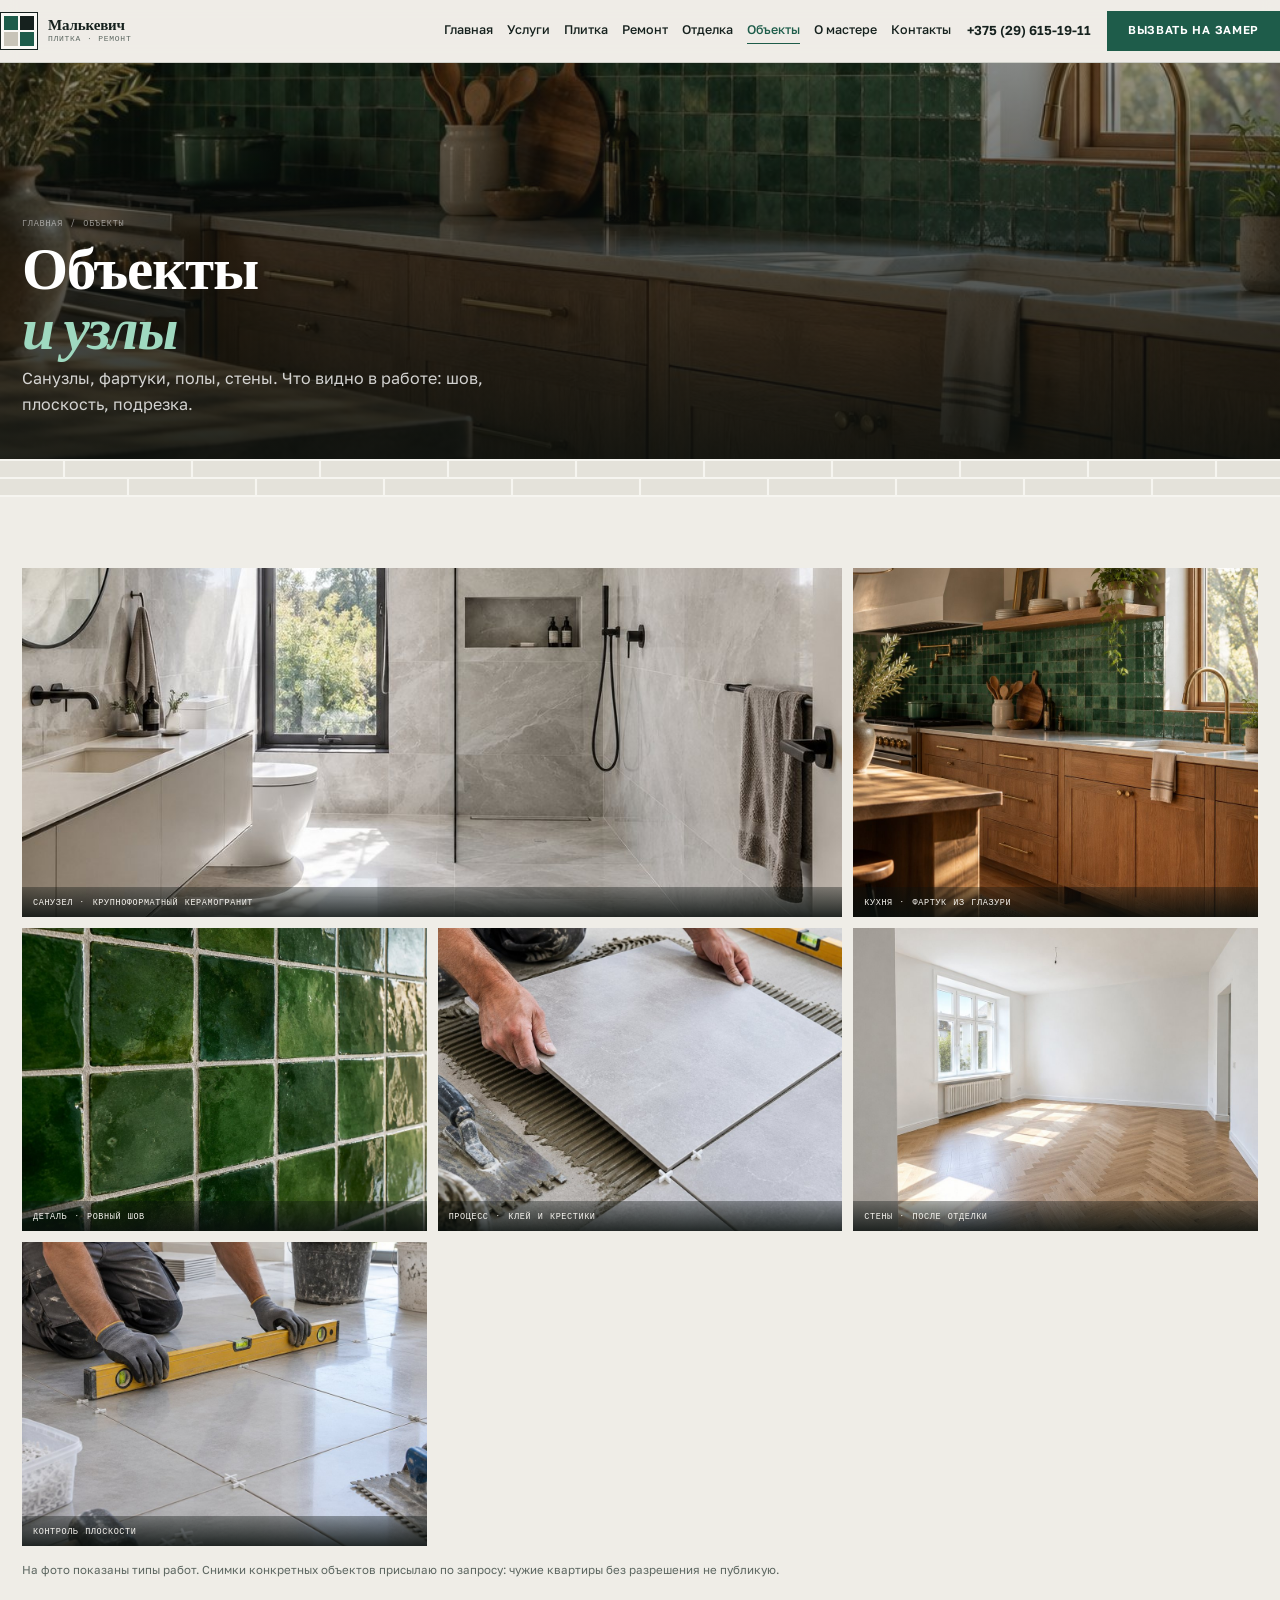
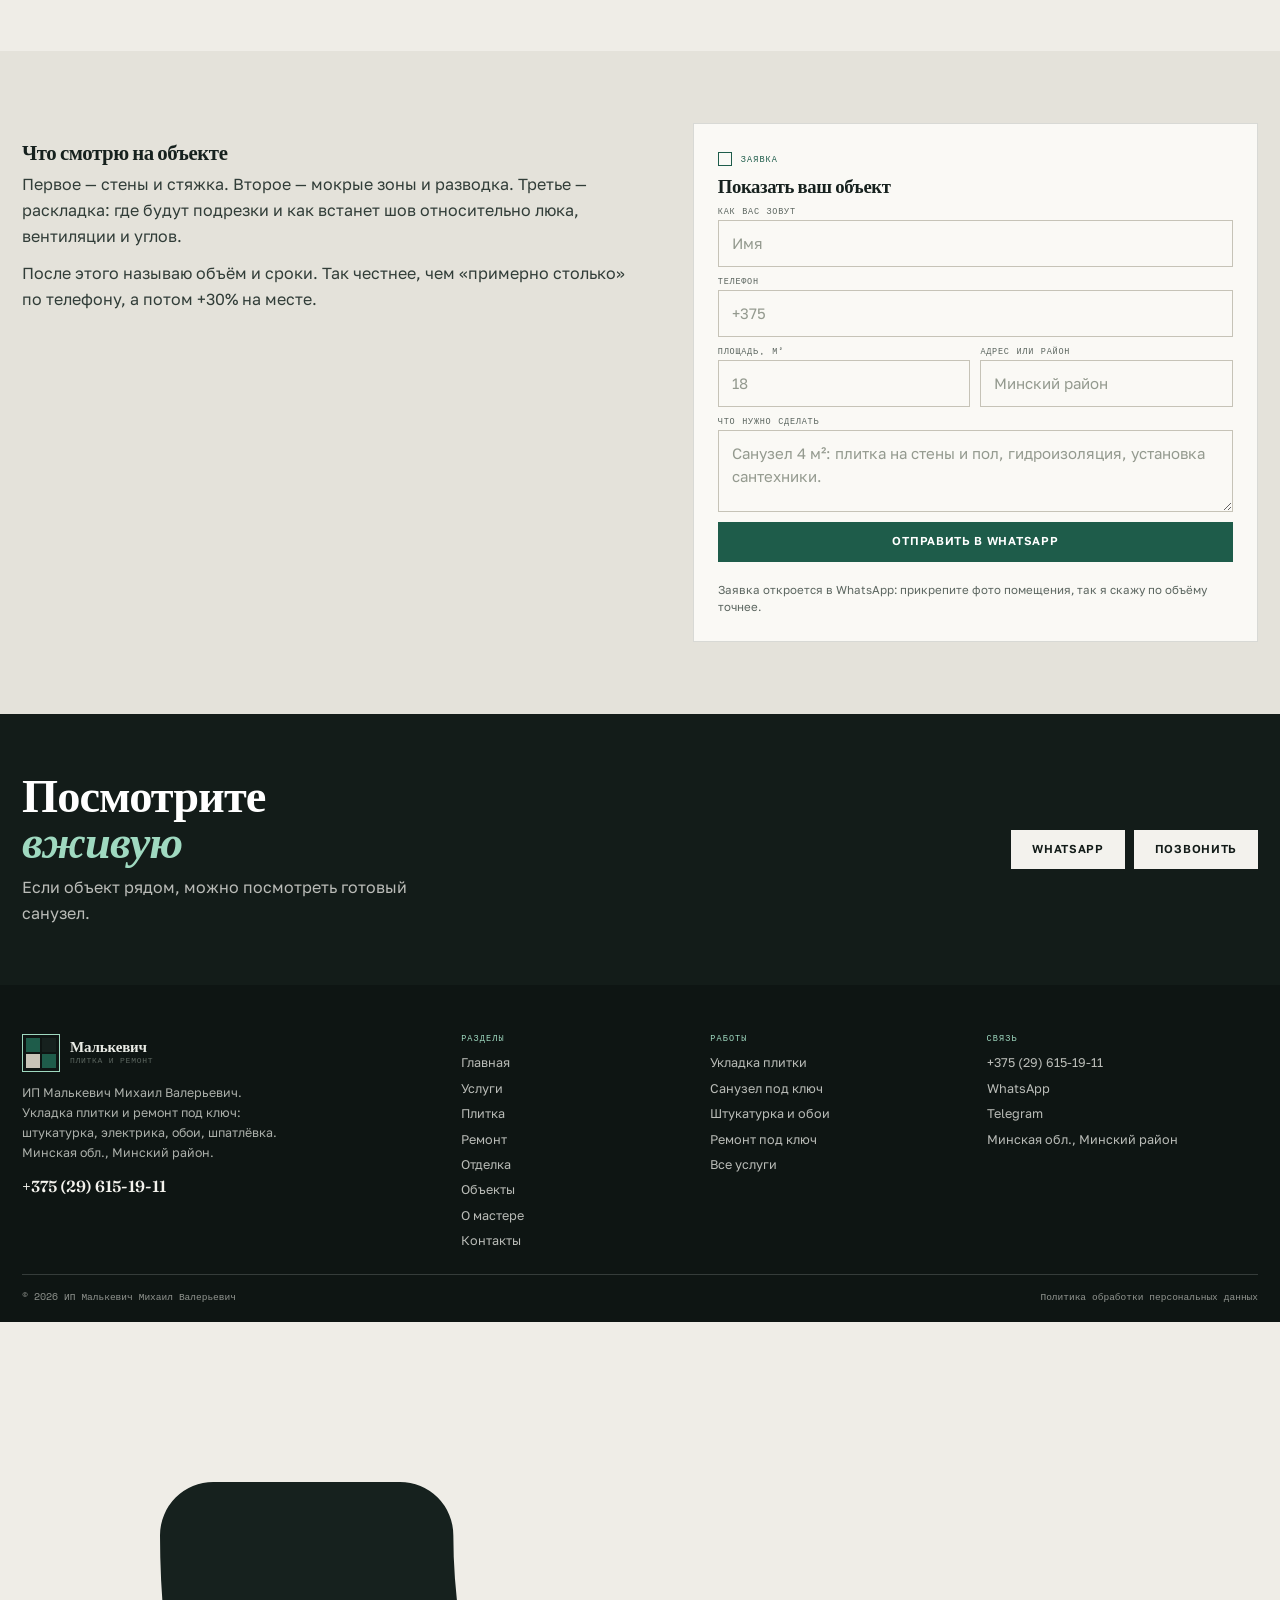
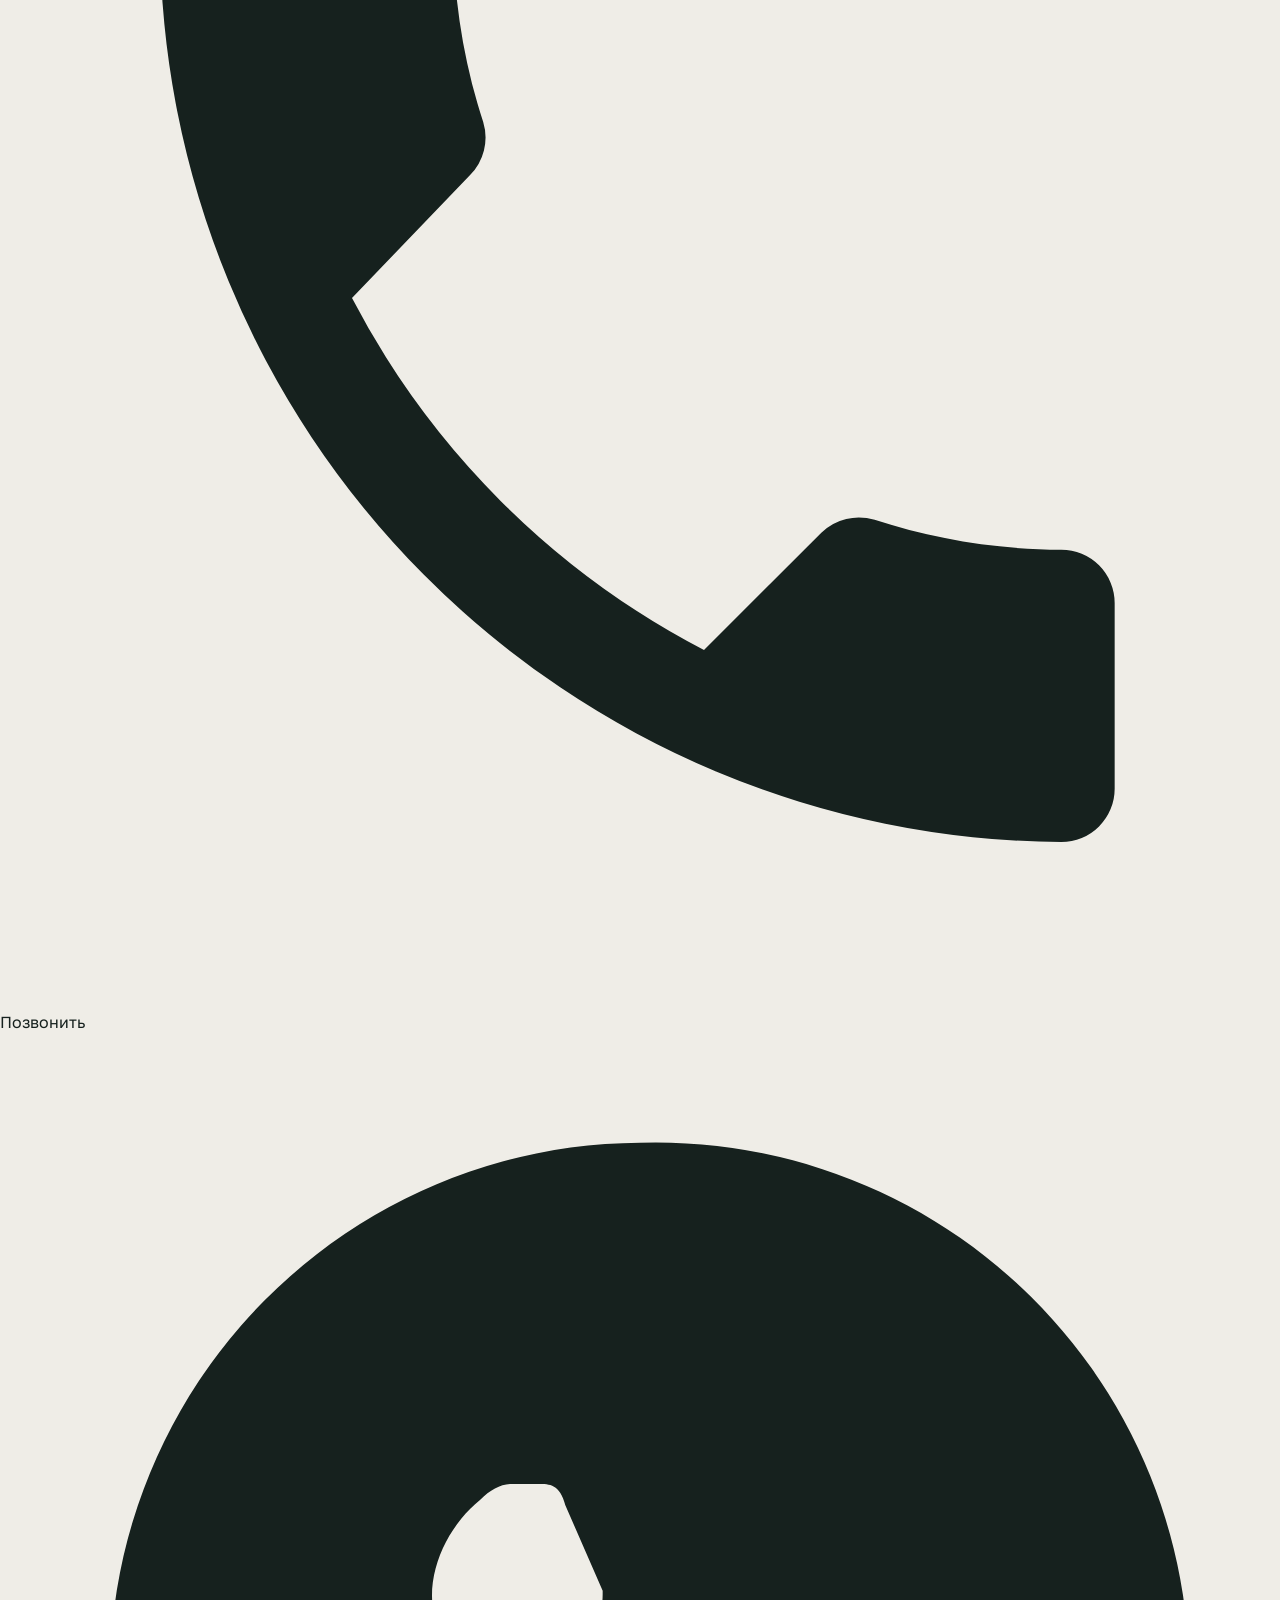
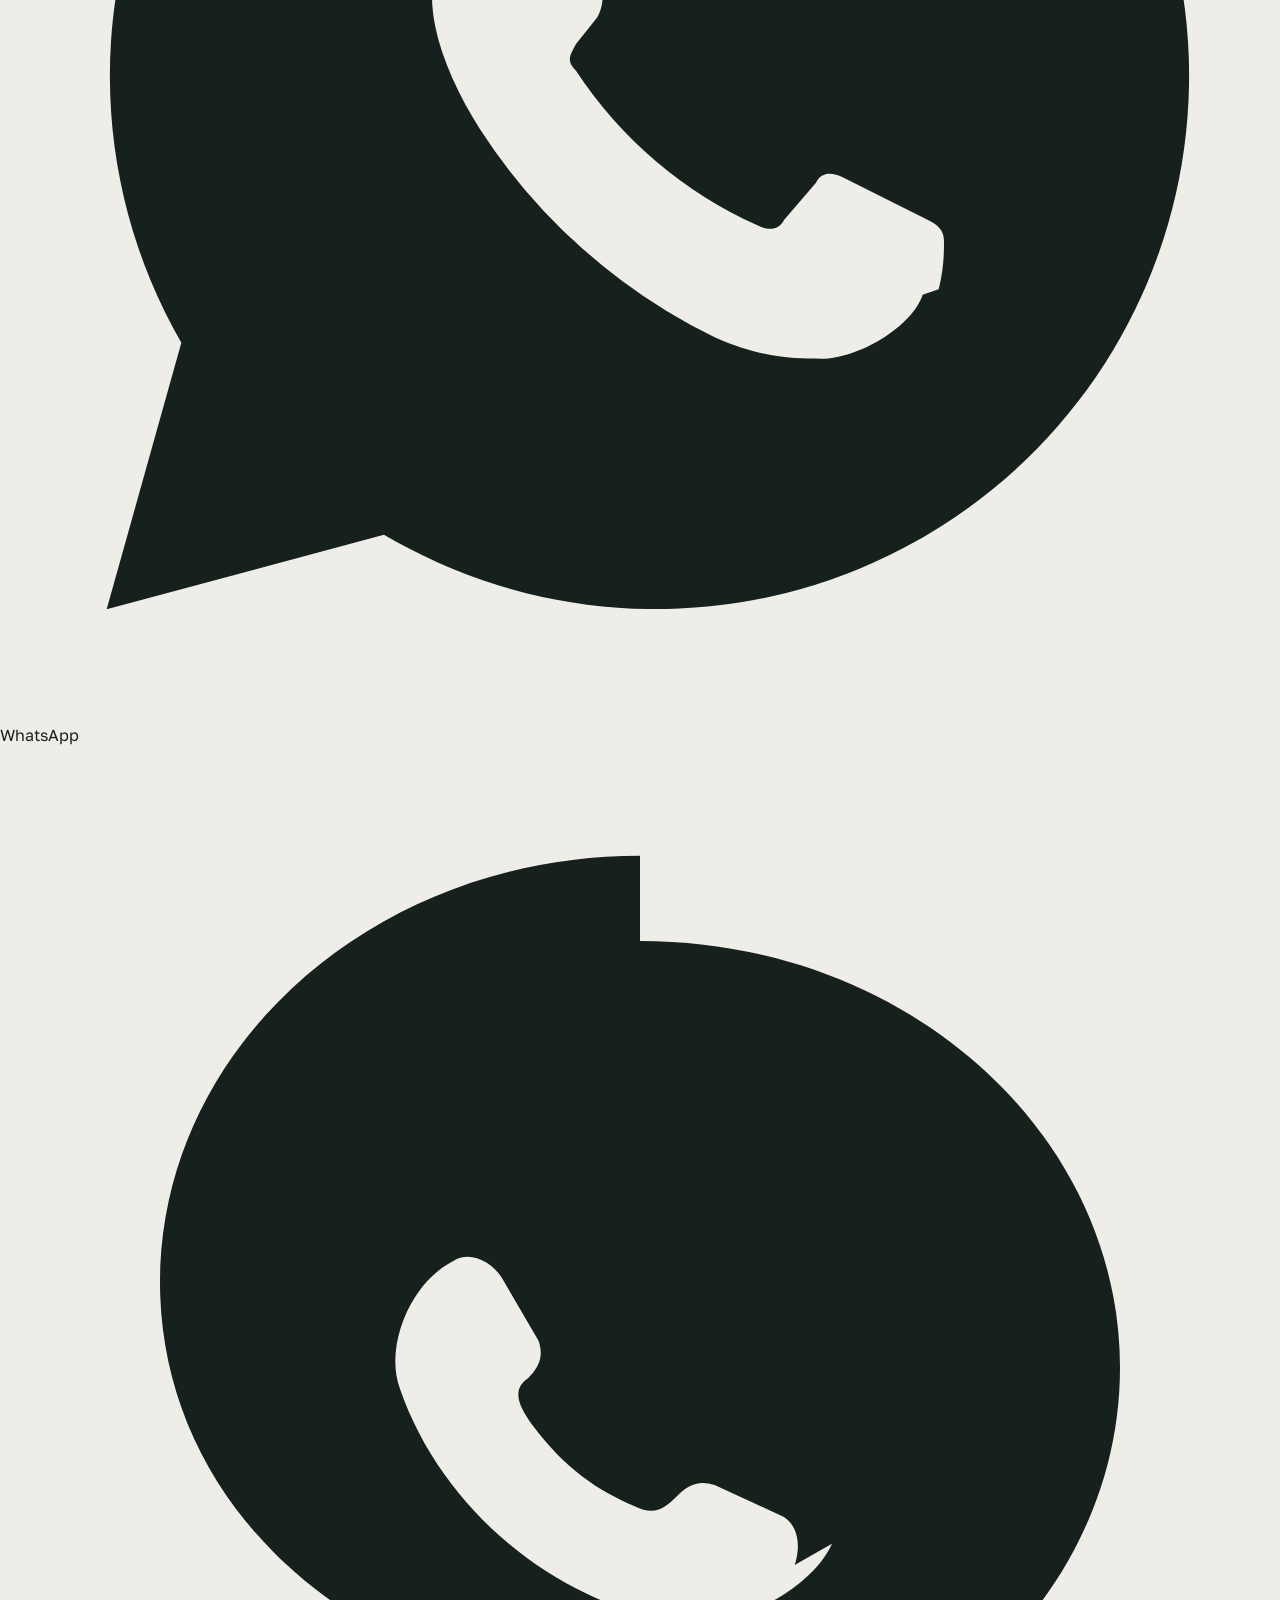
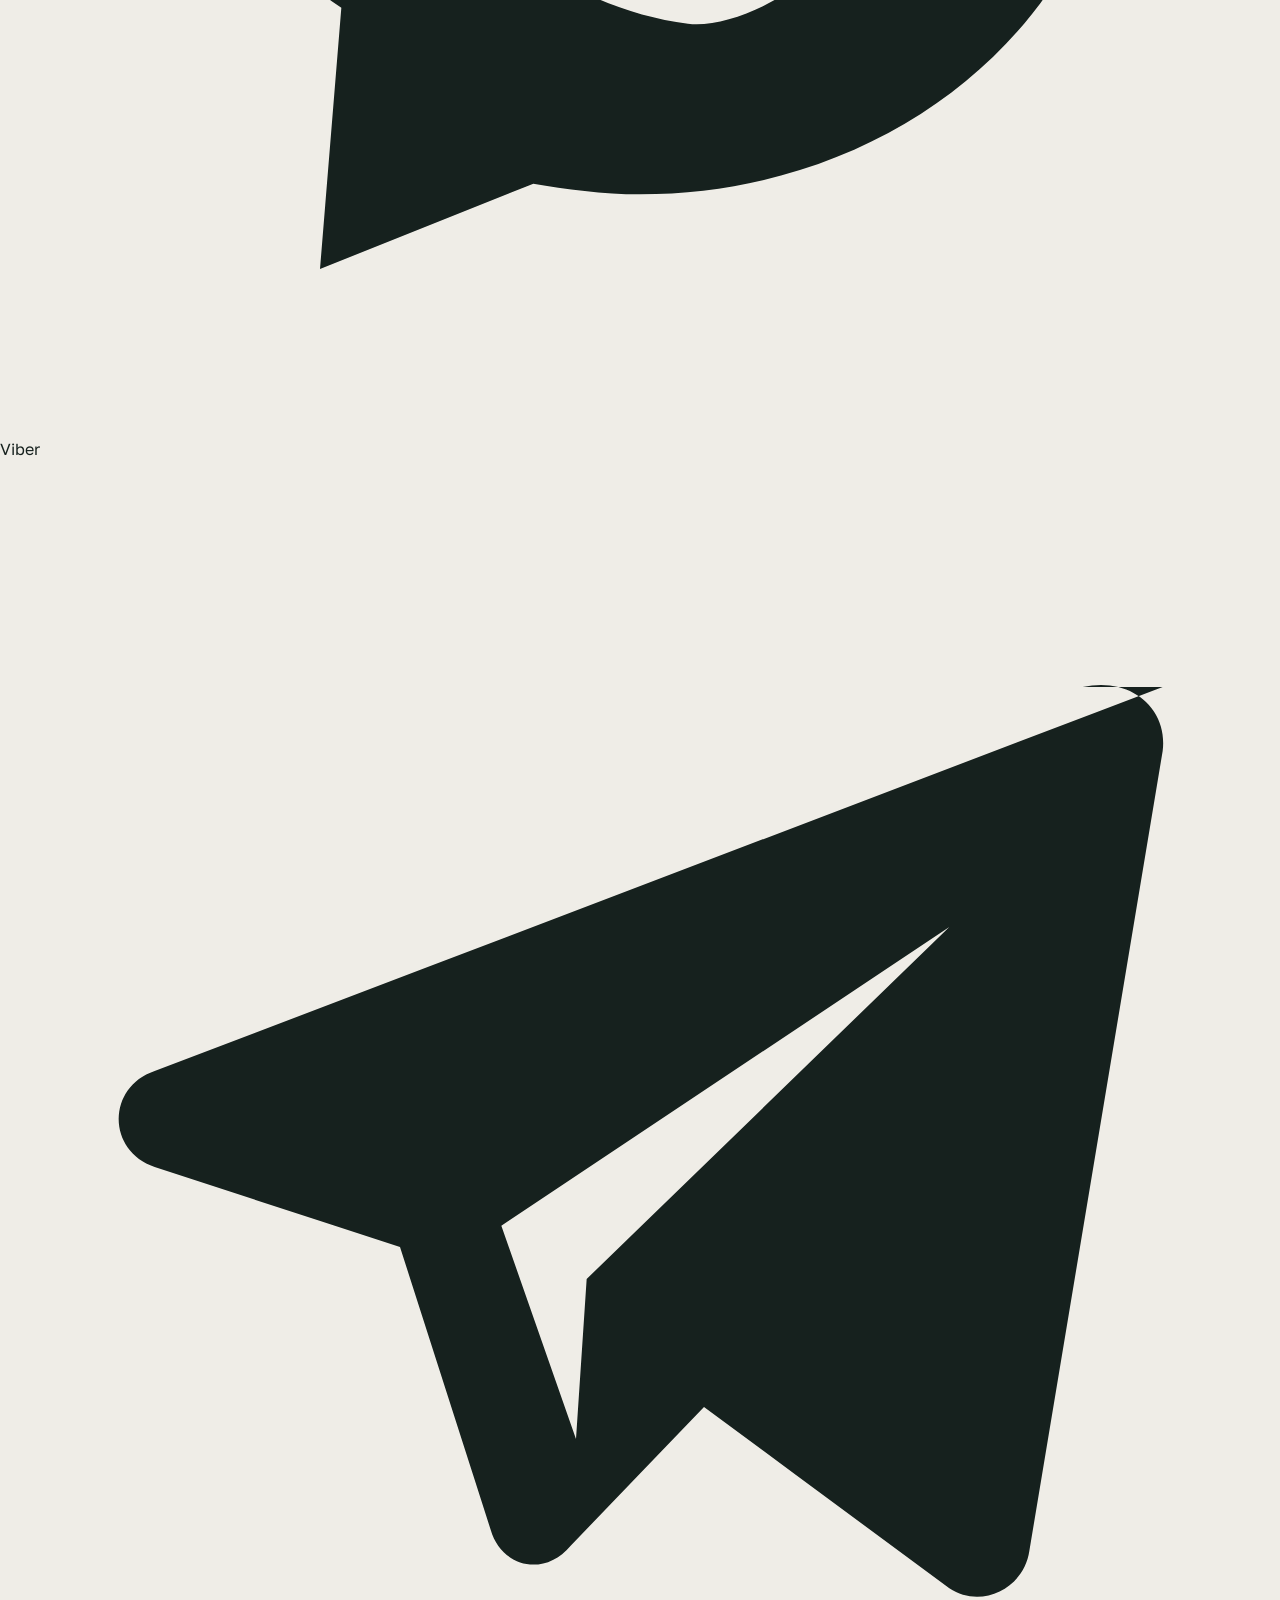
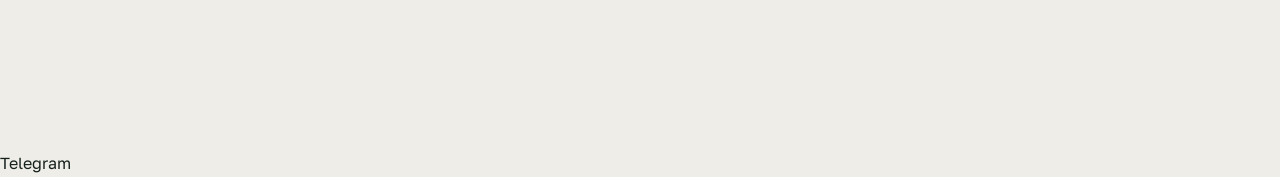
<file: raboty.html>
<!DOCTYPE html>
<html lang="ru">
<head>
<meta charset="utf-8">
<meta name="viewport" content="width=device-width, initial-scale=1">
<title>Объекты: санузлы, фартуки, полы | Малькевич</title>
<meta name="description" content="Примеры работ: санузлы крупным форматом, кухонные фартуки, полы, стены после отделки.">
<meta property="og:title" content="Объекты: санузлы, фартуки, полы | Малькевич">
<meta property="og:description" content="Примеры работ: санузлы крупным форматом, кухонные фартуки, полы, стены после отделки.">
<meta property="og:type" content="website">
<meta name="theme-color" content="#EFEDE7">
<style>
:root{--bg:#EFEDE7;--bg2:#E4E2DA;--ink:#16211E;--ink2:#22322D;--paper:#FAF9F5;
--em:#1E5C4A;--em2:#2E7A63;--sand:#C8C4B8;--muted:#5C6660;--line:rgba(22,33,30,.15);
--d:'Fraunces',Georgia,serif;--b:'Golos Text',system-ui,sans-serif;--m:'Space Mono',ui-monospace,monospace;
--pad:22px;--max:1300px}
*{box-sizing:border-box}html{-webkit-text-size-adjust:100%}body{margin:0;background:var(--bg);color:var(--ink);font:16px/1.62 var(--b);-webkit-font-smoothing:antialiased}
img{max-width:100%;display:block}h1,h2,h3{margin:0;font-family:var(--d);font-weight:600;line-height:1;letter-spacing:-.02em}
a{color:inherit;text-decoration:none}[hidden]{display:none!important}
.wrap{width:100%;max-width:var(--max);margin:0 auto;padding:0 var(--pad)}
.header{position:sticky;top:0;z-index:40;background:rgba(239,237,231,.95);border-bottom:1px solid var(--line);backdrop-filter:blur(8px)}
.header__in{display:flex;align-items:center;gap:16px;padding:11px 0}
.logo{display:flex;align-items:center;gap:10px}
.logo__mark{width:38px;height:38px;display:grid;grid-template-columns:1fr 1fr;grid-template-rows:1fr 1fr;gap:2px;padding:3px;border:1px solid var(--ink);background:var(--paper)}
.logo__mark i{display:block;background:var(--em)}
.logo__mark i:nth-child(2){background:var(--ink)}
.logo__mark i:nth-child(3){background:var(--sand)}
.logo__mark i:nth-child(4){background:var(--em)}
.logo__txt{display:flex;flex-direction:column;line-height:1.15}
.logo__txt b{font:600 15px/1 var(--d);letter-spacing:-.01em}
.logo__txt i{font:400 8px/1.5 var(--m);letter-spacing:.09em;text-transform:uppercase;color:var(--muted);font-style:normal}
.nav{display:flex;gap:14px;margin-left:auto;font:500 12.5px/1 var(--b)}
.nav a{padding:6px 0;border-bottom:1px solid transparent}
.nav a:hover,.nav a.is-on{border-color:var(--em);color:var(--em)}
.header__tel{font:600 13px/1 var(--b);white-space:nowrap}
.btn{display:inline-flex;align-items:center;justify-content:center;gap:8px;padding:13px 20px;font:600 11.5px/1 var(--b);letter-spacing:.06em;text-transform:uppercase;border:1px solid var(--em);background:var(--em);color:#fff;cursor:pointer;transition:.18s}
.btn:hover{background:#14483A;border-color:#14483A}
.btn--ink{background:var(--ink);border-color:var(--ink)}
.btn--ink:hover{background:#000}
.btn--ghost{background:transparent;color:var(--ink);border-color:var(--ink)}
.btn--ghost:hover{background:var(--ink);color:#fff}
.burger{display:none;width:42px;height:36px;border:1px solid var(--ink);background:transparent;align-items:center;justify-content:center;flex-direction:column;gap:4px;cursor:pointer}
.burger i{display:block;width:16px;height:1px;background:var(--ink)}
.burger.is-close i:first-child{transform:rotate(45deg) translateY(3px)}
.burger.is-close i:last-child{transform:rotate(-45deg) translateY(-3px)}
.drawer{position:fixed;inset:0;z-index:90;background:rgba(14,22,19,.8);display:none}
.drawer[data-open]{display:block}
.drawer__in{position:absolute;inset:0 0 0 auto;width:min(400px,92vw);background:var(--bg);padding:18px;overflow-y:auto}
.drawer__top{display:flex;justify-content:space-between;align-items:center;margin-bottom:16px}
.drawer__nav{display:grid;font:600 21px/1 var(--d)}
.drawer__nav a{padding:13px 0;border-bottom:1px solid var(--line)}
.drawer__cta{width:100%;margin-top:16px}
.drawer__note{font-size:12px;color:var(--muted);margin-top:10px}
body.is-locked{overflow:hidden}
.hero{position:relative;min-height:min(94svh,820px);display:flex;align-items:flex-end;overflow:hidden;background:#101614}
.hero__img{position:absolute;inset:0;width:100%;height:100%;object-fit:cover}
.hero::after{content:'';position:absolute;inset:0;background:linear-gradient(180deg,rgba(9,15,13,.44),rgba(9,15,13,.1) 42%,rgba(9,15,13,.84) 76%,#101614 100%)}
.hero__in{position:relative;z-index:2;width:100%;padding:clamp(28px,4.6vw,58px) 0 clamp(14px,2vw,22px);color:#F6F4EF}
.hero h1{font-size:clamp(2.05rem,5.8vw,4.7rem);letter-spacing:-.03em;color:#fff}
.hero h1 em{font-style:italic;color:#9FD9C0}
.hero__lede{max-width:44ch;margin:14px 0 18px;color:rgba(246,244,239,.88)}
.hero__acts{display:flex;flex-wrap:wrap;gap:9px;margin-bottom:clamp(14px,2.2vw,26px)}
.hero__acts .btn--ghost{color:#fff;border-color:rgba(255,255,255,.6)}
.hero__acts .btn--ghost:hover{background:#fff;color:var(--ink)}
.hero__facts{display:grid;grid-template-columns:repeat(4,minmax(0,1fr));border-top:1px solid rgba(255,255,255,.28);gap:0 12px}
.hero__facts div{padding:11px 0 0}
.hero__facts b{display:block;font:600 clamp(1rem,1.6vw,1.25rem)/1.2 var(--d)}
.hero__facts span{font:400 8.5px/1.5 var(--m);letter-spacing:.08em;text-transform:uppercase;color:#9FD9C0}
@media (max-width:1024px){.nav{display:none}.burger{display:flex}.header__tel{display:none}.hero__facts{grid-template-columns:1fr 1fr}}
@media (max-width:380px){.header .btn{display:none}}
</style>
<link rel="preconnect" href="https://fonts.googleapis.com">
<link rel="preconnect" href="https://fonts.gstatic.com" crossorigin>
<link href="https://fonts.googleapis.com/css2?family=Fraunces:ital,opsz,wght@0,9..144,400;0,9..144,600;1,9..144,400&family=Golos+Text:wght@400;500;600&family=Space+Mono:wght@400;700&display=swap" rel="stylesheet">
<link rel="stylesheet" href="assets/css/style.v1.css">
<link rel="icon" href="assets/img/favicon.svg" type="image/svg+xml">
</head>
<body>
<header class="header"><div class="header__in wrap">
<a class="logo" href="index.html"><span class="logo__mark"><i></i><i></i><i></i><i></i></span><span class="logo__txt"><b>Малькевич</b><i>плитка · ремонт</i></span></a>
<nav class="nav" aria-label="Основное меню"><a href="index.html">Главная</a><a href="uslugi.html">Услуги</a><a href="plitka.html">Плитка</a><a href="remont.html">Ремонт</a><a href="otdelka.html">Отделка</a><a href="raboty.html" class="is-on">Объекты</a><a href="o-mastere.html">О мастере</a><a href="kontakty.html">Контакты</a></nav>
<a class="header__tel" href="tel:+375296151911">+375 (29) 615-19-11</a>
<a class="btn" href="#zayavka">Вызвать на замер</a>
<button class="burger" type="button" aria-label="Меню" aria-expanded="false" aria-controls="drawer"><i></i><i></i><i></i></button>
</div></header>
<div class="drawer" id="drawer" role="dialog" aria-modal="true" aria-label="Меню" hidden>
<div class="drawer__in">
<div class="drawer__top">
<a class="logo" href="index.html"><span class="logo__mark"><i></i><i></i><i></i><i></i></span><span class="logo__txt"><b>Малькевич</b><i>Минский район</i></span></a>
<button class="burger is-close" type="button" data-close aria-label="Закрыть меню"><i></i><i></i></button>
</div>
<nav class="drawer__nav"><a href="index.html">Главная</a><a href="uslugi.html">Услуги</a><a href="plitka.html">Плитка</a><a href="remont.html">Ремонт</a><a href="otdelka.html">Отделка</a><a href="raboty.html">Объекты</a><a href="o-mastere.html">О мастере</a><a href="kontakty.html">Контакты</a></nav>
<a class="btn drawer__cta" href="tel:+375296151911">Позвонить +375 (29) 615-19-11</a>
<p class="drawer__note">Укладка плитки, санузлы под ключ, штукатурка, шпатлёвка, обои, электрика. Ремонт от А до Я. Минская обл., Минский район, опыт 8–10 лет.</p>
</div></div>
<main>
<section class="phero"><img src="assets/img/kitchen.jpg" alt="Фартук" width="1024" height="1024">
<div class="phero__in"><div class="wrap"><div class="crumbs"><a href="index.html">Главная</a> / Объекты</div>
<h1>Объекты<br><em>и узлы</em></h1><p>Санузлы, фартуки, полы, стены. Что видно в работе: шов, плоскость, подрезка.</p></div></div></section>
<div class="grout" aria-hidden="true"><svg viewBox="0 0 1200 38" preserveAspectRatio="none">
<rect width="1200" height="38" fill="#E4E2DA"/>
<g stroke="#F6F5F0" stroke-width="2">
<line x1="0" y1="1" x2="1200" y2="1"/><line x1="0" y1="37" x2="1200" y2="37"/><line x1="0" y1="19" x2="1200" y2="19"/>
</g>
<g stroke="#F6F5F0" stroke-width="2">
<line x1="60" y1="1" x2="60" y2="19"/><line x1="180" y1="1" x2="180" y2="19"/><line x1="300" y1="1" x2="300" y2="19"/>
<line x1="420" y1="1" x2="420" y2="19"/><line x1="540" y1="1" x2="540" y2="19"/><line x1="660" y1="1" x2="660" y2="19"/>
<line x1="780" y1="1" x2="780" y2="19"/><line x1="900" y1="1" x2="900" y2="19"/><line x1="1020" y1="1" x2="1020" y2="19"/><line x1="1140" y1="1" x2="1140" y2="19"/>
</g>
<g stroke="#F6F5F0" stroke-width="2">
<line x1="120" y1="19" x2="120" y2="37"/><line x1="240" y1="19" x2="240" y2="37"/><line x1="360" y1="19" x2="360" y2="37"/>
<line x1="480" y1="19" x2="480" y2="37"/><line x1="600" y1="19" x2="600" y2="37"/><line x1="720" y1="19" x2="720" y2="37"/>
<line x1="840" y1="19" x2="840" y2="37"/><line x1="960" y1="19" x2="960" y2="37"/><line x1="1080" y1="19" x2="1080" y2="37"/>
</g></svg></div>
<section class="section"><div class="wrap">
<div class="gal">
<figure class="wide"><img src="assets/img/hero.jpg" alt="Санузел" width="1536" height="1024" loading="lazy"><figcaption>Санузел · крупноформатный керамогранит</figcaption></figure>
<figure><img src="assets/img/kitchen.jpg" alt="Фартук" width="1024" height="1024" loading="lazy"><figcaption>Кухня · фартук из глазури</figcaption></figure>
<figure><img src="assets/img/zellige.jpg" alt="Шов" width="1024" height="1024" loading="lazy"><figcaption>Деталь · ровный шов</figcaption></figure>
<figure><img src="assets/img/laying.jpg" alt="Укладка" width="1024" height="1024" loading="lazy"><figcaption>Процесс · клей и крестики</figcaption></figure>
<figure><img src="assets/img/walls.jpg" alt="Стены" width="1024" height="1024" loading="lazy"><figcaption>Стены · после отделки</figcaption></figure>
<figure><img src="assets/img/level.jpg" alt="Уровень" width="1024" height="1024" loading="lazy"><figcaption>Контроль плоскости</figcaption></figure>
</div>
<p class="hint" style="margin-top:16px">На фото показаны типы работ. Снимки конкретных объектов присылаю по запросу: чужие квартиры без разрешения не публикую.</p>
</div></section>
<section class="section section--dim"><div class="wrap"><div class="two">
<div class="prose">
<h3>Что смотрю на объекте</h3>
<p>Первое — стены и стяжка. Второе — мокрые зоны и разводка. Третье — раскладка: где будут подрезки и как встанет шов относительно люка, вентиляции и углов.</p>
<p>После этого называю объём и сроки. Так честнее, чем «примерно столько» по телефону, а потом +30% на месте.</p>
</div>
<div class="card"><p class="eyebrow">заявка</p><h3 style="margin-bottom:10px">Показать ваш объект</h3><form class="form" id="lead">
<label>Как вас зовут<input type="text" id="lName" placeholder="Имя" required></label>
<label>Телефон<input type="tel" id="lTel" placeholder="+375" required></label>
<div class="row2"><label>Площадь, м²<input type="text" id="lArea" placeholder="18"></label><label>Адрес или район<input type="text" id="lCity" placeholder="Минский район"></label></div>
<label>Что нужно сделать<textarea id="lTask" placeholder="Санузел 4 м²: плитка на стены и пол, гидроизоляция, установка сантехники."></textarea></label>
<button class="btn" type="submit">Отправить в WhatsApp</button>
<p class="hint">Заявка откроется в WhatsApp: прикрепите фото помещения, так я скажу по объёму точнее.</p>
</form></div>
</div></div></section>
<section class="cta"><div class="wrap cta__in"><div><h2>Посмотрите<br><em>вживую</em></h2><p>Если объект рядом, можно посмотреть готовый санузел.</p></div>
<div class="cta__acts"><a class="btn btn--light" href="https://wa.me/375296151911" target="_blank" rel="noopener">WhatsApp</a><a class="btn btn--light" href="tel:+375296151911">Позвонить</a></div></div></section>
</main>
<footer class="footer"><div class="wrap">
<div class="footer__top">
<div class="footer__about"><a class="logo logo--f" href="index.html"><span class="logo__mark"><i></i><i></i><i></i><i></i></span><span class="logo__txt"><b>Малькевич</b><i>плитка и ремонт</i></span></a>
<p>ИП Малькевич Михаил Валерьевич. Укладка плитки и ремонт под ключ: штукатурка, электрика, обои, шпатлёвка. Минская обл., Минский район.</p>
<a class="footer__tel" href="tel:+375296151911">+375 (29) 615-19-11</a>
</div>
<div><h4>Разделы</h4><ul><li><a href="index.html">Главная</a></li><li><a href="uslugi.html">Услуги</a></li><li><a href="plitka.html">Плитка</a></li><li><a href="remont.html">Ремонт</a></li><li><a href="otdelka.html">Отделка</a></li><li><a href="raboty.html">Объекты</a></li><li><a href="o-mastere.html">О мастере</a></li><li><a href="kontakty.html">Контакты</a></li></ul></div>
<div><h4>Работы</h4><ul><li><a href="plitka.html">Укладка плитки</a></li><li><a href="sanuzly.html">Санузел под ключ</a></li><li><a href="otdelka.html">Штукатурка и обои</a></li><li><a href="remont.html">Ремонт под ключ</a></li><li><a href="uslugi.html">Все услуги</a></li></ul></div>
<div><h4>Связь</h4><ul><li><a href="tel:+375296151911">+375 (29) 615-19-11</a></li><li><a href="https://wa.me/375296151911" target="_blank" rel="noopener">WhatsApp</a></li><li><a href="https://t.me/+375296151911" target="_blank" rel="noopener">Telegram</a></li><li><a href="https://yandex.by/maps/?text=%D0%9C%D0%B8%D0%BD%D1%81%D0%BA%D0%B8%D0%B9%20%D1%80%D0%B0%D0%B9%D0%BE%D0%BD%20%D1%83%D0%BA%D0%BB%D0%B0%D0%B4%D0%BA%D0%B0%20%D0%BF%D0%BB%D0%B8%D1%82%D0%BA%D0%B8" target="_blank" rel="noopener">Минская обл., Минский район</a></li></ul></div>
</div>
<div class="footer__bottom"><span>© <span id="yr">2026</span> ИП Малькевич Михаил Валерьевич</span>
<span><a href="politika.html">Политика обработки персональных данных</a></span></div>
</div></footer>
<div class="mbar" role="navigation" aria-label="Быстрая связь">
<a href="tel:+375296151911"><svg viewBox="0 0 24 24" fill="currentColor" aria-hidden="true"><path d="M6.6 10.8a15.5 15.5 0 0 0 6.6 6.6l2.2-2.2a1 1 0 0 1 1-.24c1.1.36 2.3.56 3.5.56a1 1 0 0 1 1 1V20a1 1 0 0 1-1 1A17 17 0 0 1 3 4a1 1 0 0 1 1-1h3.5a1 1 0 0 1 1 1c0 1.2.2 2.4.56 3.5a1 1 0 0 1-.25 1z"/></svg>Позвонить</a>
<a href="https://wa.me/375296151911" target="_blank" rel="noopener"><svg viewBox="0 0 24 24" fill="currentColor" aria-hidden="true"><path d="M12 2a10 10 0 0 0-8.6 15L2 22l5.2-1.4A10 10 0 1 0 12 2m5.3 14.1c-.2.6-1.2 1.2-1.9 1.2-.5 0-1.1 0-2-.4a11 11 0 0 1-4.4-3.9c-.5-.8-.9-1.7-.9-2.5 0-.7.4-1.4.9-1.8.2-.2.4-.3.6-.3h.5c.2 0 .4 0 .5.4l.7 1.6c0 .2 0 .3-.1.5l-.4.5c-.1.2-.2.3 0 .5a8 8 0 0 0 3.4 2.9c.2.1.4.1.5-.1l.6-.7c.1-.2.3-.2.5-.1l1.6.8c.2.1.3.2.3.4s0 .5-.1.9"/></svg>WhatsApp</a>
<a href="viber://chat?number=%2B375296151911"><svg viewBox="0 0 24 24" fill="currentColor" aria-hidden="true"><path d="M12 2C7 2 3 5.6 3 10c0 2.5 1.3 4.7 3.4 6.1L6 21l4-1.6c.6.1 1.3.2 2 .2 5 0 9-3.6 9-8s-4-8-9-8m3.6 11.3c-.4.9-1.9 1.6-2.7 1.5-2.4-.3-4.6-2.1-5.4-4.4-.3-.8.2-2 1-2.4.3-.2.7 0 .9.3l.7 1.2c.1.3 0 .5-.2.7-.3.2-.2.5.1.9.6.8 1.2 1.2 1.9 1.5.4.2.6 0 .8-.2s.4-.3.7-.2l1.3.6c.3.2.3.6.2.9"/></svg>Viber</a>
<a href="https://t.me/+375296151911" target="_blank" rel="noopener"><svg viewBox="0 0 24 24" fill="currentColor" aria-hidden="true"><path d="M21.8 4.2 2.9 11.4c-.9.3-.9 1.5 0 1.8l4.6 1.5 1.7 5.3c.2.7 1 .9 1.5.3l2.5-2.6 4.6 3.4c.6.4 1.4 0 1.5-.7l2.5-15c.1-.8-.6-1.4-1.5-1.2M9.4 14.3l8.4-5.6-6.8 6.6-.2 3z"/></svg>Telegram</a>
</div>
<script src="assets/js/main.v1.js"></script>
</body>
</html>
</file>
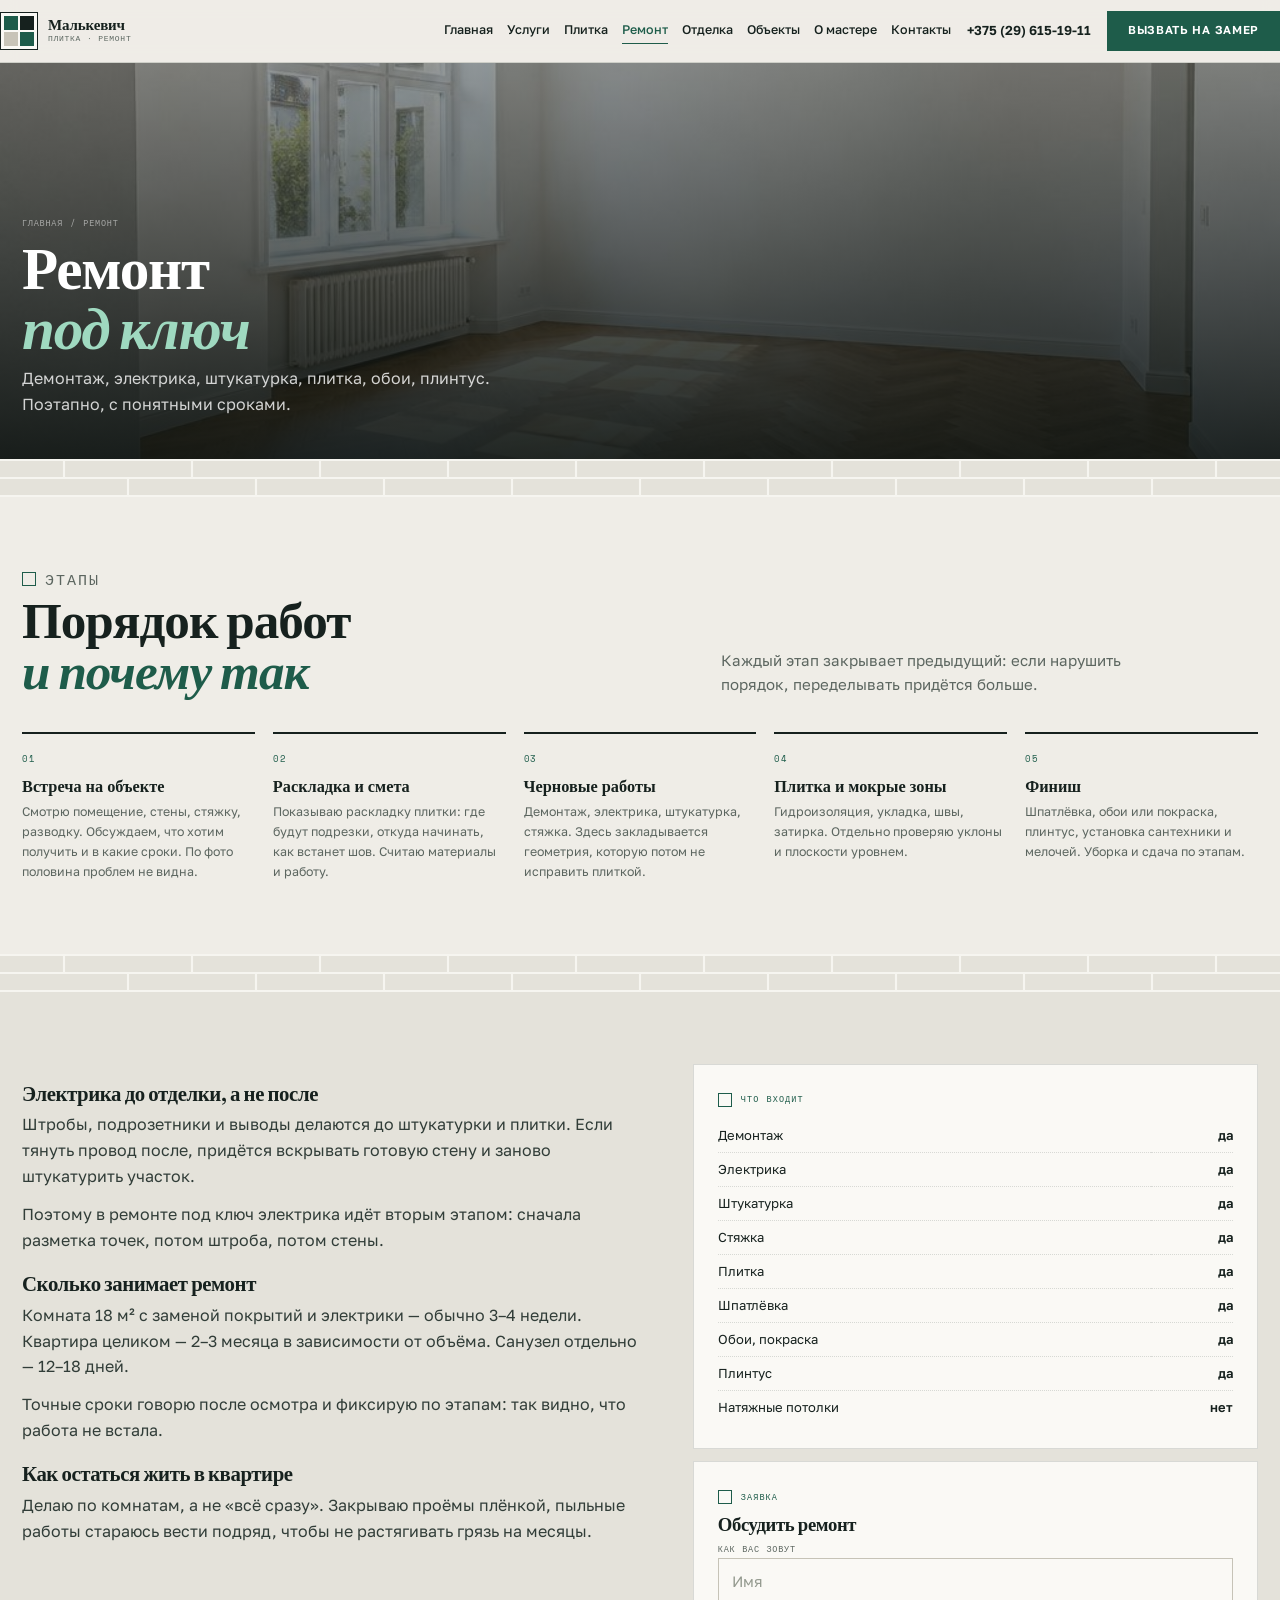
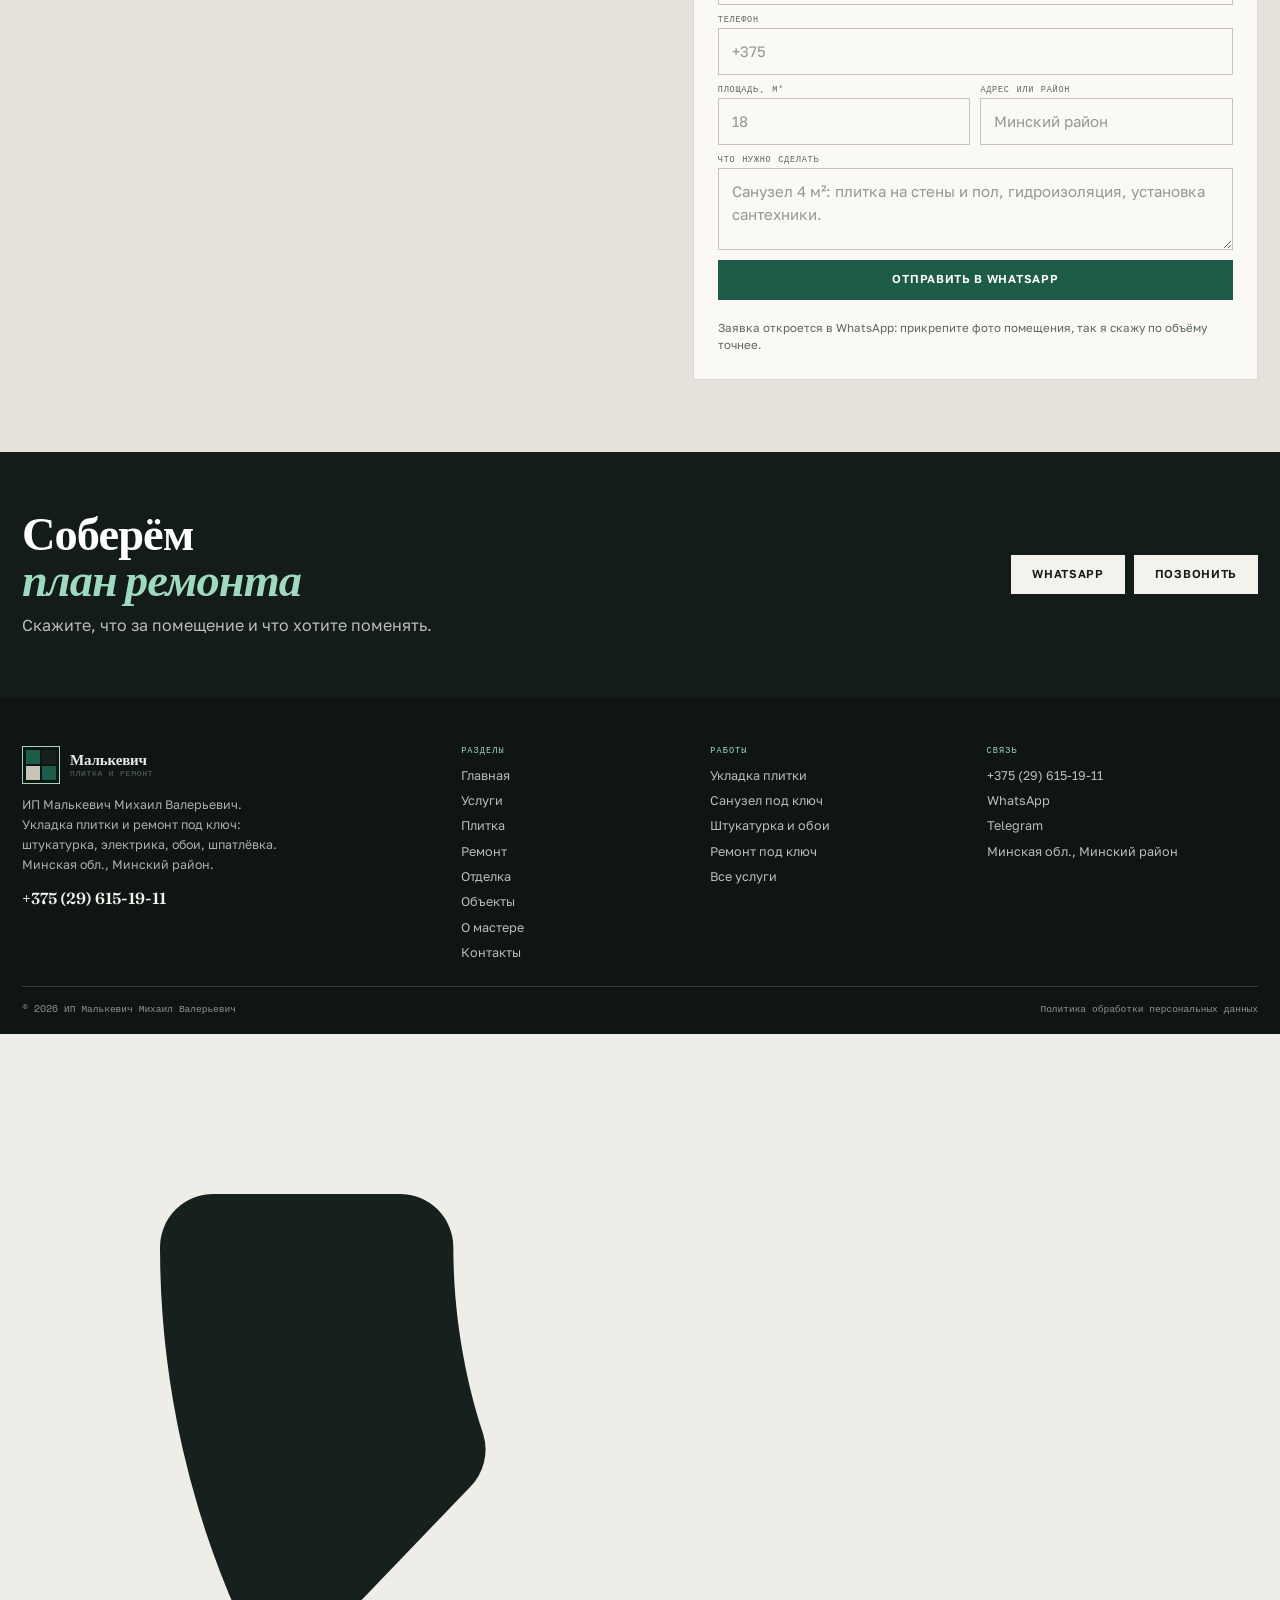
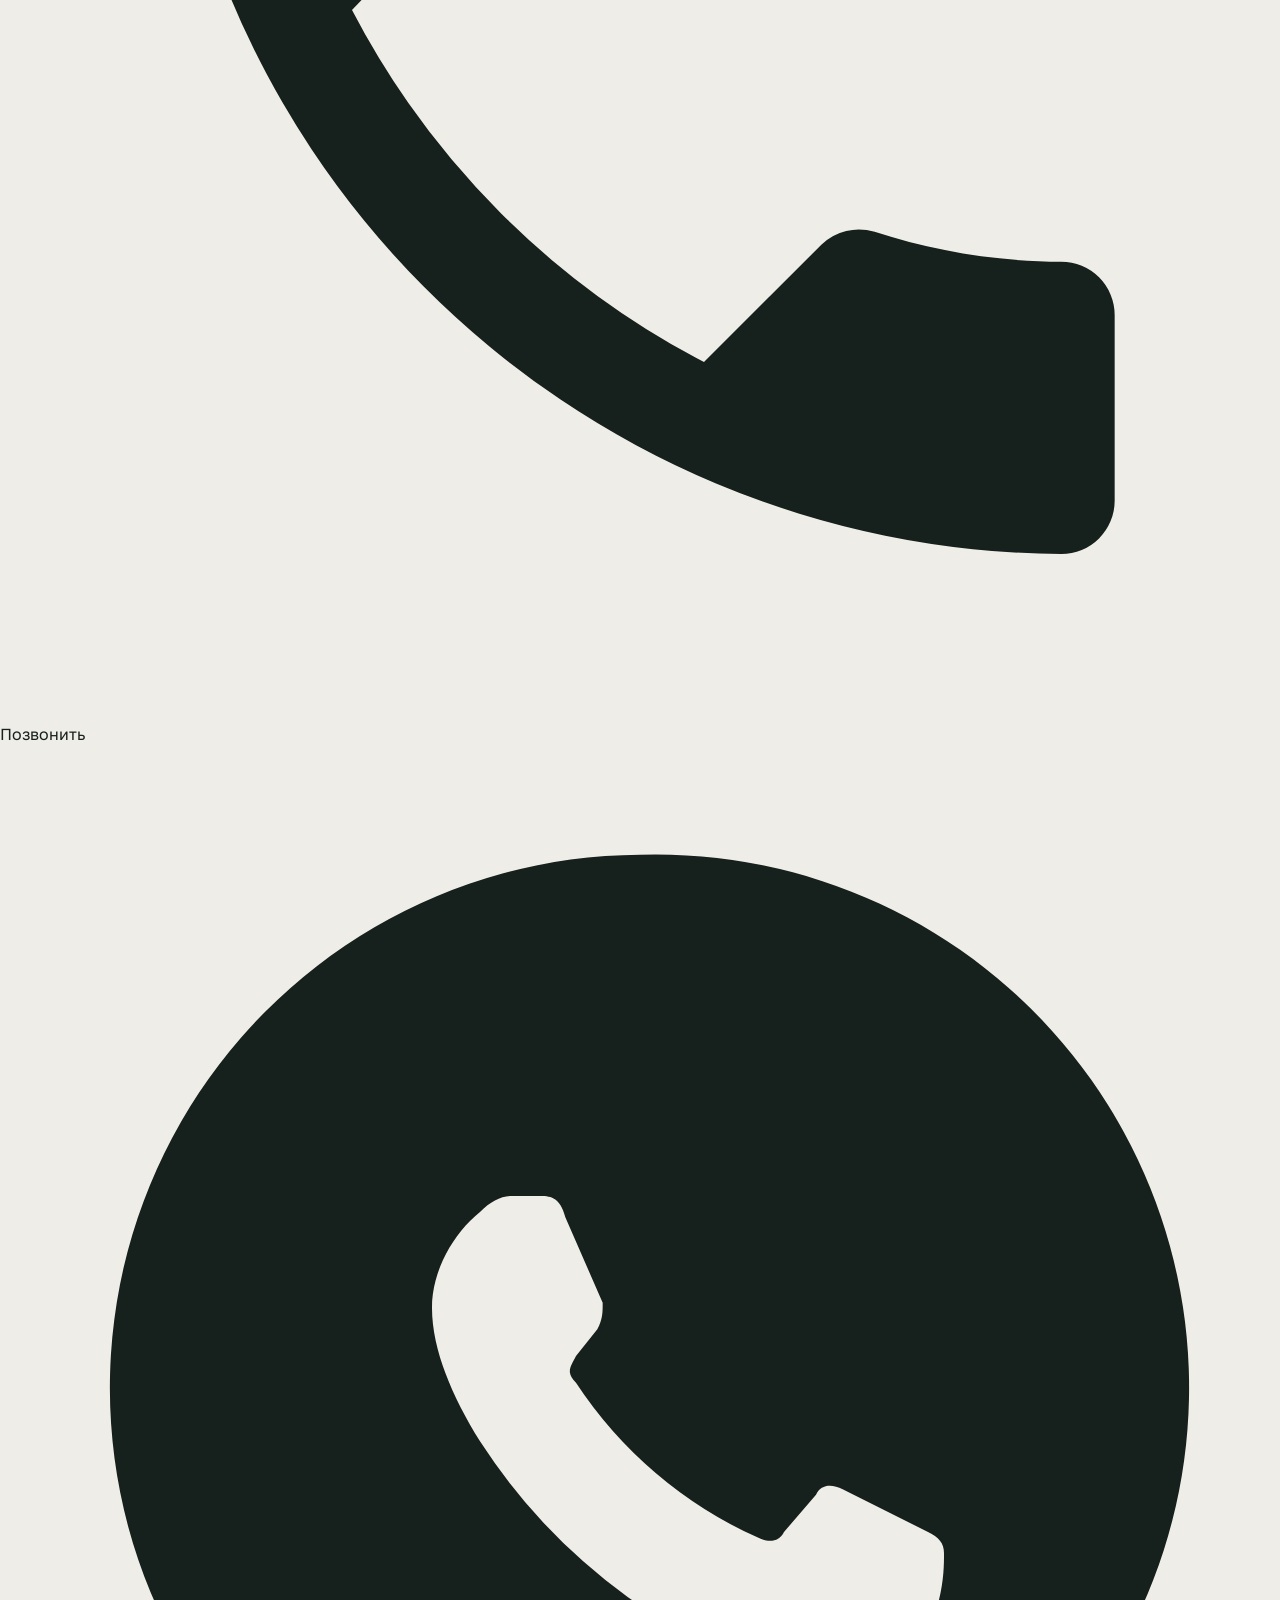
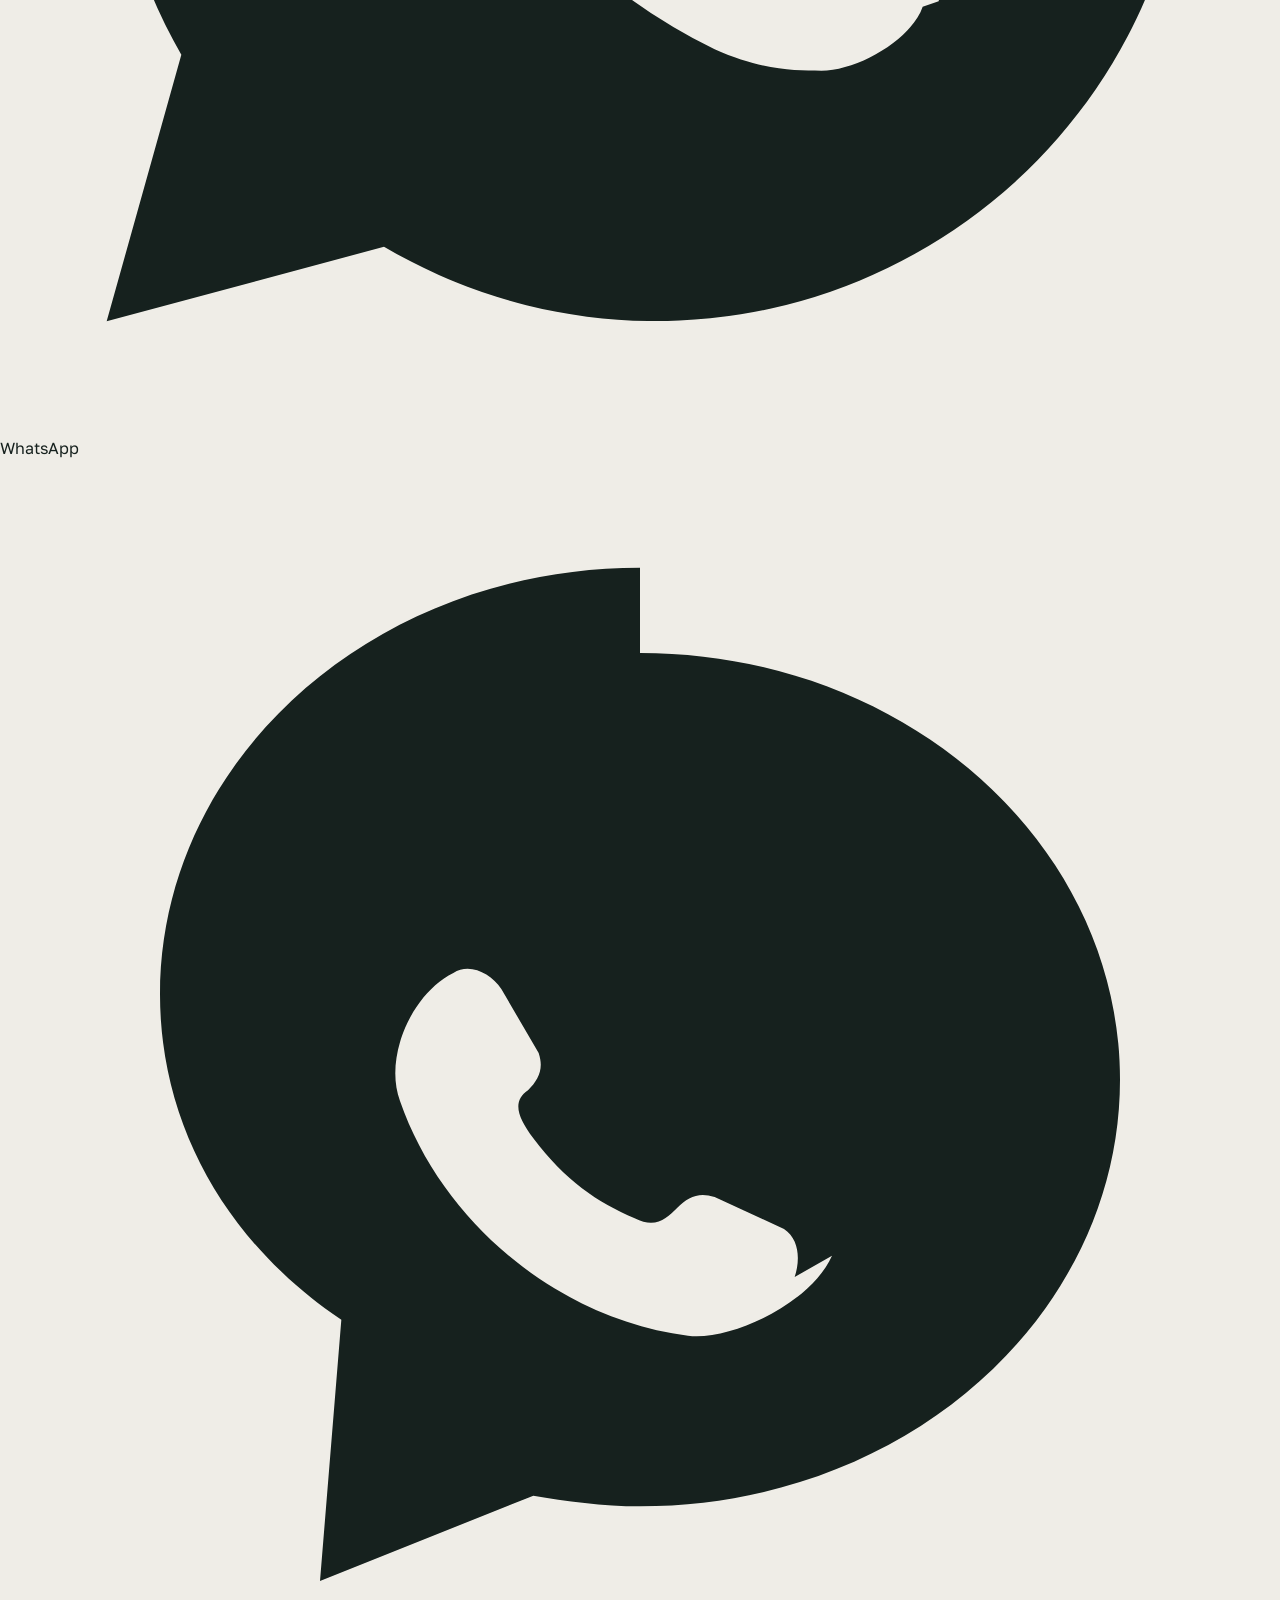
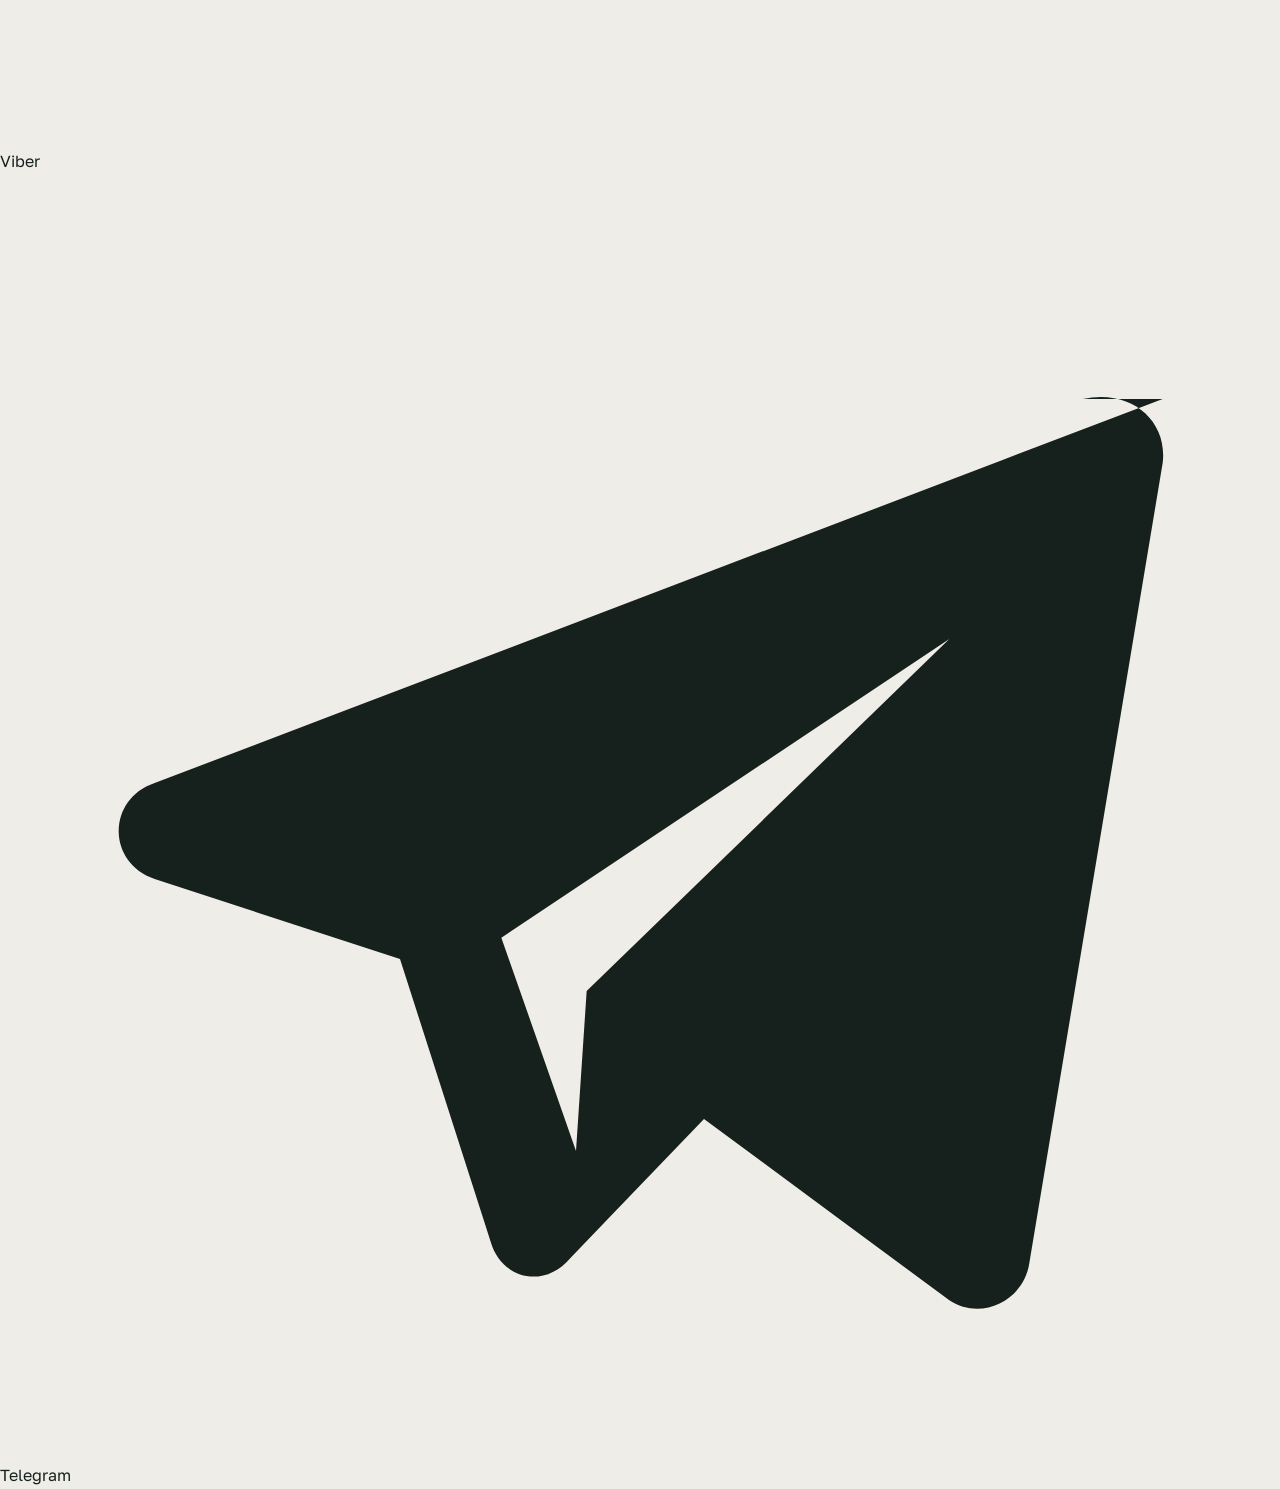
<file: remont.html>
<!DOCTYPE html>
<html lang="ru">
<head>
<meta charset="utf-8">
<meta name="viewport" content="width=device-width, initial-scale=1">
<title>Ремонт под ключ: этапы и сроки | ИП Малькевич</title>
<meta name="description" content="Ремонт под ключ: демонтаж, электрика, штукатурка, стяжка, плитка, финиш. Порядок работ и сроки по этапам.">
<meta property="og:title" content="Ремонт под ключ: этапы и сроки | ИП Малькевич">
<meta property="og:description" content="Ремонт под ключ: демонтаж, электрика, штукатурка, стяжка, плитка, финиш. Порядок работ и сроки по этапам.">
<meta property="og:type" content="website">
<meta name="theme-color" content="#EFEDE7">
<style>
:root{--bg:#EFEDE7;--bg2:#E4E2DA;--ink:#16211E;--ink2:#22322D;--paper:#FAF9F5;
--em:#1E5C4A;--em2:#2E7A63;--sand:#C8C4B8;--muted:#5C6660;--line:rgba(22,33,30,.15);
--d:'Fraunces',Georgia,serif;--b:'Golos Text',system-ui,sans-serif;--m:'Space Mono',ui-monospace,monospace;
--pad:22px;--max:1300px}
*{box-sizing:border-box}html{-webkit-text-size-adjust:100%}body{margin:0;background:var(--bg);color:var(--ink);font:16px/1.62 var(--b);-webkit-font-smoothing:antialiased}
img{max-width:100%;display:block}h1,h2,h3{margin:0;font-family:var(--d);font-weight:600;line-height:1;letter-spacing:-.02em}
a{color:inherit;text-decoration:none}[hidden]{display:none!important}
.wrap{width:100%;max-width:var(--max);margin:0 auto;padding:0 var(--pad)}
.header{position:sticky;top:0;z-index:40;background:rgba(239,237,231,.95);border-bottom:1px solid var(--line);backdrop-filter:blur(8px)}
.header__in{display:flex;align-items:center;gap:16px;padding:11px 0}
.logo{display:flex;align-items:center;gap:10px}
.logo__mark{width:38px;height:38px;display:grid;grid-template-columns:1fr 1fr;grid-template-rows:1fr 1fr;gap:2px;padding:3px;border:1px solid var(--ink);background:var(--paper)}
.logo__mark i{display:block;background:var(--em)}
.logo__mark i:nth-child(2){background:var(--ink)}
.logo__mark i:nth-child(3){background:var(--sand)}
.logo__mark i:nth-child(4){background:var(--em)}
.logo__txt{display:flex;flex-direction:column;line-height:1.15}
.logo__txt b{font:600 15px/1 var(--d);letter-spacing:-.01em}
.logo__txt i{font:400 8px/1.5 var(--m);letter-spacing:.09em;text-transform:uppercase;color:var(--muted);font-style:normal}
.nav{display:flex;gap:14px;margin-left:auto;font:500 12.5px/1 var(--b)}
.nav a{padding:6px 0;border-bottom:1px solid transparent}
.nav a:hover,.nav a.is-on{border-color:var(--em);color:var(--em)}
.header__tel{font:600 13px/1 var(--b);white-space:nowrap}
.btn{display:inline-flex;align-items:center;justify-content:center;gap:8px;padding:13px 20px;font:600 11.5px/1 var(--b);letter-spacing:.06em;text-transform:uppercase;border:1px solid var(--em);background:var(--em);color:#fff;cursor:pointer;transition:.18s}
.btn:hover{background:#14483A;border-color:#14483A}
.btn--ink{background:var(--ink);border-color:var(--ink)}
.btn--ink:hover{background:#000}
.btn--ghost{background:transparent;color:var(--ink);border-color:var(--ink)}
.btn--ghost:hover{background:var(--ink);color:#fff}
.burger{display:none;width:42px;height:36px;border:1px solid var(--ink);background:transparent;align-items:center;justify-content:center;flex-direction:column;gap:4px;cursor:pointer}
.burger i{display:block;width:16px;height:1px;background:var(--ink)}
.burger.is-close i:first-child{transform:rotate(45deg) translateY(3px)}
.burger.is-close i:last-child{transform:rotate(-45deg) translateY(-3px)}
.drawer{position:fixed;inset:0;z-index:90;background:rgba(14,22,19,.8);display:none}
.drawer[data-open]{display:block}
.drawer__in{position:absolute;inset:0 0 0 auto;width:min(400px,92vw);background:var(--bg);padding:18px;overflow-y:auto}
.drawer__top{display:flex;justify-content:space-between;align-items:center;margin-bottom:16px}
.drawer__nav{display:grid;font:600 21px/1 var(--d)}
.drawer__nav a{padding:13px 0;border-bottom:1px solid var(--line)}
.drawer__cta{width:100%;margin-top:16px}
.drawer__note{font-size:12px;color:var(--muted);margin-top:10px}
body.is-locked{overflow:hidden}
.hero{position:relative;min-height:min(94svh,820px);display:flex;align-items:flex-end;overflow:hidden;background:#101614}
.hero__img{position:absolute;inset:0;width:100%;height:100%;object-fit:cover}
.hero::after{content:'';position:absolute;inset:0;background:linear-gradient(180deg,rgba(9,15,13,.44),rgba(9,15,13,.1) 42%,rgba(9,15,13,.84) 76%,#101614 100%)}
.hero__in{position:relative;z-index:2;width:100%;padding:clamp(28px,4.6vw,58px) 0 clamp(14px,2vw,22px);color:#F6F4EF}
.hero h1{font-size:clamp(2.05rem,5.8vw,4.7rem);letter-spacing:-.03em;color:#fff}
.hero h1 em{font-style:italic;color:#9FD9C0}
.hero__lede{max-width:44ch;margin:14px 0 18px;color:rgba(246,244,239,.88)}
.hero__acts{display:flex;flex-wrap:wrap;gap:9px;margin-bottom:clamp(14px,2.2vw,26px)}
.hero__acts .btn--ghost{color:#fff;border-color:rgba(255,255,255,.6)}
.hero__acts .btn--ghost:hover{background:#fff;color:var(--ink)}
.hero__facts{display:grid;grid-template-columns:repeat(4,minmax(0,1fr));border-top:1px solid rgba(255,255,255,.28);gap:0 12px}
.hero__facts div{padding:11px 0 0}
.hero__facts b{display:block;font:600 clamp(1rem,1.6vw,1.25rem)/1.2 var(--d)}
.hero__facts span{font:400 8.5px/1.5 var(--m);letter-spacing:.08em;text-transform:uppercase;color:#9FD9C0}
@media (max-width:1024px){.nav{display:none}.burger{display:flex}.header__tel{display:none}.hero__facts{grid-template-columns:1fr 1fr}}
@media (max-width:380px){.header .btn{display:none}}
</style>
<link rel="preconnect" href="https://fonts.googleapis.com">
<link rel="preconnect" href="https://fonts.gstatic.com" crossorigin>
<link href="https://fonts.googleapis.com/css2?family=Fraunces:ital,opsz,wght@0,9..144,400;0,9..144,600;1,9..144,400&family=Golos+Text:wght@400;500;600&family=Space+Mono:wght@400;700&display=swap" rel="stylesheet">
<link rel="stylesheet" href="assets/css/style.v1.css">
<link rel="icon" href="assets/img/favicon.svg" type="image/svg+xml">
</head>
<body>
<header class="header"><div class="header__in wrap">
<a class="logo" href="index.html"><span class="logo__mark"><i></i><i></i><i></i><i></i></span><span class="logo__txt"><b>Малькевич</b><i>плитка · ремонт</i></span></a>
<nav class="nav" aria-label="Основное меню"><a href="index.html">Главная</a><a href="uslugi.html">Услуги</a><a href="plitka.html">Плитка</a><a href="remont.html" class="is-on">Ремонт</a><a href="otdelka.html">Отделка</a><a href="raboty.html">Объекты</a><a href="o-mastere.html">О мастере</a><a href="kontakty.html">Контакты</a></nav>
<a class="header__tel" href="tel:+375296151911">+375 (29) 615-19-11</a>
<a class="btn" href="#zayavka">Вызвать на замер</a>
<button class="burger" type="button" aria-label="Меню" aria-expanded="false" aria-controls="drawer"><i></i><i></i><i></i></button>
</div></header>
<div class="drawer" id="drawer" role="dialog" aria-modal="true" aria-label="Меню" hidden>
<div class="drawer__in">
<div class="drawer__top">
<a class="logo" href="index.html"><span class="logo__mark"><i></i><i></i><i></i><i></i></span><span class="logo__txt"><b>Малькевич</b><i>Минский район</i></span></a>
<button class="burger is-close" type="button" data-close aria-label="Закрыть меню"><i></i><i></i></button>
</div>
<nav class="drawer__nav"><a href="index.html">Главная</a><a href="uslugi.html">Услуги</a><a href="plitka.html">Плитка</a><a href="remont.html">Ремонт</a><a href="otdelka.html">Отделка</a><a href="raboty.html">Объекты</a><a href="o-mastere.html">О мастере</a><a href="kontakty.html">Контакты</a></nav>
<a class="btn drawer__cta" href="tel:+375296151911">Позвонить +375 (29) 615-19-11</a>
<p class="drawer__note">Укладка плитки, санузлы под ключ, штукатурка, шпатлёвка, обои, электрика. Ремонт от А до Я. Минская обл., Минский район, опыт 8–10 лет.</p>
</div></div>
<main>
<section class="phero"><img src="assets/img/walls.jpg" alt="Ремонт" width="1024" height="1024">
<div class="phero__in"><div class="wrap"><div class="crumbs"><a href="index.html">Главная</a> / Ремонт</div>
<h1>Ремонт<br><em>под ключ</em></h1><p>Демонтаж, электрика, штукатурка, плитка, обои, плинтус. Поэтапно, с понятными сроками.</p></div></div></section>
<div class="grout" aria-hidden="true"><svg viewBox="0 0 1200 38" preserveAspectRatio="none">
<rect width="1200" height="38" fill="#E4E2DA"/>
<g stroke="#F6F5F0" stroke-width="2">
<line x1="0" y1="1" x2="1200" y2="1"/><line x1="0" y1="37" x2="1200" y2="37"/><line x1="0" y1="19" x2="1200" y2="19"/>
</g>
<g stroke="#F6F5F0" stroke-width="2">
<line x1="60" y1="1" x2="60" y2="19"/><line x1="180" y1="1" x2="180" y2="19"/><line x1="300" y1="1" x2="300" y2="19"/>
<line x1="420" y1="1" x2="420" y2="19"/><line x1="540" y1="1" x2="540" y2="19"/><line x1="660" y1="1" x2="660" y2="19"/>
<line x1="780" y1="1" x2="780" y2="19"/><line x1="900" y1="1" x2="900" y2="19"/><line x1="1020" y1="1" x2="1020" y2="19"/><line x1="1140" y1="1" x2="1140" y2="19"/>
</g>
<g stroke="#F6F5F0" stroke-width="2">
<line x1="120" y1="19" x2="120" y2="37"/><line x1="240" y1="19" x2="240" y2="37"/><line x1="360" y1="19" x2="360" y2="37"/>
<line x1="480" y1="19" x2="480" y2="37"/><line x1="600" y1="19" x2="600" y2="37"/><line x1="720" y1="19" x2="720" y2="37"/>
<line x1="840" y1="19" x2="840" y2="37"/><line x1="960" y1="19" x2="960" y2="37"/><line x1="1080" y1="19" x2="1080" y2="37"/>
</g></svg></div>
<section class="section"><div class="wrap">
<div class="sec-head"><div><p class="eyebrow">этапы</p><h2 class="h2">Порядок работ<br><em>и почему так</em></h2></div>
<p>Каждый этап закрывает предыдущий: если нарушить порядок, переделывать придётся больше.</p></div>
<div class="steps">
<div class="stepc"><span>01</span><b>Встреча на объекте</b><p>Смотрю помещение, стены, стяжку, разводку. Обсуждаем, что хотим получить и в какие сроки. По фото половина проблем не видна.</p></div><div class="stepc"><span>02</span><b>Раскладка и смета</b><p>Показываю раскладку плитки: где будут подрезки, откуда начинать, как встанет шов. Считаю материалы и работу.</p></div><div class="stepc"><span>03</span><b>Черновые работы</b><p>Демонтаж, электрика, штукатурка, стяжка. Здесь закладывается геометрия, которую потом не исправить плиткой.</p></div><div class="stepc"><span>04</span><b>Плитка и мокрые зоны</b><p>Гидроизоляция, укладка, швы, затирка. Отдельно проверяю уклоны и плоскости уровнем.</p></div><div class="stepc"><span>05</span><b>Финиш</b><p>Шпатлёвка, обои или покраска, плинтус, установка сантехники и мелочей. Уборка и сдача по этапам.</p></div>
</div>
</div></section>

<div class="grout" aria-hidden="true"><svg viewBox="0 0 1200 38" preserveAspectRatio="none">
<rect width="1200" height="38" fill="#E4E2DA"/>
<g stroke="#F6F5F0" stroke-width="2">
<line x1="0" y1="1" x2="1200" y2="1"/><line x1="0" y1="37" x2="1200" y2="37"/><line x1="0" y1="19" x2="1200" y2="19"/>
</g>
<g stroke="#F6F5F0" stroke-width="2">
<line x1="60" y1="1" x2="60" y2="19"/><line x1="180" y1="1" x2="180" y2="19"/><line x1="300" y1="1" x2="300" y2="19"/>
<line x1="420" y1="1" x2="420" y2="19"/><line x1="540" y1="1" x2="540" y2="19"/><line x1="660" y1="1" x2="660" y2="19"/>
<line x1="780" y1="1" x2="780" y2="19"/><line x1="900" y1="1" x2="900" y2="19"/><line x1="1020" y1="1" x2="1020" y2="19"/><line x1="1140" y1="1" x2="1140" y2="19"/>
</g>
<g stroke="#F6F5F0" stroke-width="2">
<line x1="120" y1="19" x2="120" y2="37"/><line x1="240" y1="19" x2="240" y2="37"/><line x1="360" y1="19" x2="360" y2="37"/>
<line x1="480" y1="19" x2="480" y2="37"/><line x1="600" y1="19" x2="600" y2="37"/><line x1="720" y1="19" x2="720" y2="37"/>
<line x1="840" y1="19" x2="840" y2="37"/><line x1="960" y1="19" x2="960" y2="37"/><line x1="1080" y1="19" x2="1080" y2="37"/>
</g></svg></div>

<section class="section section--dim"><div class="wrap"><div class="two">
<div class="prose">
<h3>Электрика до отделки, а не после</h3>
<p>Штробы, подрозетники и выводы делаются до штукатурки и плитки. Если тянуть провод после, придётся вскрывать готовую стену и заново штукатурить участок.</p>
<p>Поэтому в ремонте под ключ электрика идёт вторым этапом: сначала разметка точек, потом штроба, потом стены.</p>
<h3>Сколько занимает ремонт</h3>
<p>Комната 18 м² с заменой покрытий и электрики — обычно 3–4 недели. Квартира целиком — 2–3 месяца в зависимости от объёма. Санузел отдельно — 12–18 дней.</p>
<p>Точные сроки говорю после осмотра и фиксирую по этапам: так видно, что работа не встала.</p>
<h3>Как остаться жить в квартире</h3>
<p>Делаю по комнатам, а не «всё сразу». Закрываю проёмы плёнкой, пыльные работы стараюсь вести подряд, чтобы не растягивать грязь на месяцы.</p>
</div>
<div>
<div class="card"><p class="eyebrow">что входит</p>
<table class="spec"><tbody>
<tr><td>Демонтаж</td><td>да</td></tr>
<tr><td>Электрика</td><td>да</td></tr>
<tr><td>Штукатурка</td><td>да</td></tr>
<tr><td>Стяжка</td><td>да</td></tr>
<tr><td>Плитка</td><td>да</td></tr>
<tr><td>Шпатлёвка</td><td>да</td></tr>
<tr><td>Обои, покраска</td><td>да</td></tr>
<tr><td>Плинтус</td><td>да</td></tr>
<tr><td>Натяжные потолки</td><td>нет</td></tr>
</tbody></table></div>
<div class="card" style="margin-top:12px"><p class="eyebrow">заявка</p><h3 style="margin-bottom:10px">Обсудить ремонт</h3><form class="form" id="lead">
<label>Как вас зовут<input type="text" id="lName" placeholder="Имя" required></label>
<label>Телефон<input type="tel" id="lTel" placeholder="+375" required></label>
<div class="row2"><label>Площадь, м²<input type="text" id="lArea" placeholder="18"></label><label>Адрес или район<input type="text" id="lCity" placeholder="Минский район"></label></div>
<label>Что нужно сделать<textarea id="lTask" placeholder="Санузел 4 м²: плитка на стены и пол, гидроизоляция, установка сантехники."></textarea></label>
<button class="btn" type="submit">Отправить в WhatsApp</button>
<p class="hint">Заявка откроется в WhatsApp: прикрепите фото помещения, так я скажу по объёму точнее.</p>
</form></div>
</div>
</div></div></section>
<section class="cta"><div class="wrap cta__in"><div><h2>Соберём<br><em>план ремонта</em></h2><p>Скажите, что за помещение и что хотите поменять.</p></div>
<div class="cta__acts"><a class="btn btn--light" href="https://wa.me/375296151911" target="_blank" rel="noopener">WhatsApp</a><a class="btn btn--light" href="tel:+375296151911">Позвонить</a></div></div></section>
</main>
<footer class="footer"><div class="wrap">
<div class="footer__top">
<div class="footer__about"><a class="logo logo--f" href="index.html"><span class="logo__mark"><i></i><i></i><i></i><i></i></span><span class="logo__txt"><b>Малькевич</b><i>плитка и ремонт</i></span></a>
<p>ИП Малькевич Михаил Валерьевич. Укладка плитки и ремонт под ключ: штукатурка, электрика, обои, шпатлёвка. Минская обл., Минский район.</p>
<a class="footer__tel" href="tel:+375296151911">+375 (29) 615-19-11</a>
</div>
<div><h4>Разделы</h4><ul><li><a href="index.html">Главная</a></li><li><a href="uslugi.html">Услуги</a></li><li><a href="plitka.html">Плитка</a></li><li><a href="remont.html">Ремонт</a></li><li><a href="otdelka.html">Отделка</a></li><li><a href="raboty.html">Объекты</a></li><li><a href="o-mastere.html">О мастере</a></li><li><a href="kontakty.html">Контакты</a></li></ul></div>
<div><h4>Работы</h4><ul><li><a href="plitka.html">Укладка плитки</a></li><li><a href="sanuzly.html">Санузел под ключ</a></li><li><a href="otdelka.html">Штукатурка и обои</a></li><li><a href="remont.html">Ремонт под ключ</a></li><li><a href="uslugi.html">Все услуги</a></li></ul></div>
<div><h4>Связь</h4><ul><li><a href="tel:+375296151911">+375 (29) 615-19-11</a></li><li><a href="https://wa.me/375296151911" target="_blank" rel="noopener">WhatsApp</a></li><li><a href="https://t.me/+375296151911" target="_blank" rel="noopener">Telegram</a></li><li><a href="https://yandex.by/maps/?text=%D0%9C%D0%B8%D0%BD%D1%81%D0%BA%D0%B8%D0%B9%20%D1%80%D0%B0%D0%B9%D0%BE%D0%BD%20%D1%83%D0%BA%D0%BB%D0%B0%D0%B4%D0%BA%D0%B0%20%D0%BF%D0%BB%D0%B8%D1%82%D0%BA%D0%B8" target="_blank" rel="noopener">Минская обл., Минский район</a></li></ul></div>
</div>
<div class="footer__bottom"><span>© <span id="yr">2026</span> ИП Малькевич Михаил Валерьевич</span>
<span><a href="politika.html">Политика обработки персональных данных</a></span></div>
</div></footer>
<div class="mbar" role="navigation" aria-label="Быстрая связь">
<a href="tel:+375296151911"><svg viewBox="0 0 24 24" fill="currentColor" aria-hidden="true"><path d="M6.6 10.8a15.5 15.5 0 0 0 6.6 6.6l2.2-2.2a1 1 0 0 1 1-.24c1.1.36 2.3.56 3.5.56a1 1 0 0 1 1 1V20a1 1 0 0 1-1 1A17 17 0 0 1 3 4a1 1 0 0 1 1-1h3.5a1 1 0 0 1 1 1c0 1.2.2 2.4.56 3.5a1 1 0 0 1-.25 1z"/></svg>Позвонить</a>
<a href="https://wa.me/375296151911" target="_blank" rel="noopener"><svg viewBox="0 0 24 24" fill="currentColor" aria-hidden="true"><path d="M12 2a10 10 0 0 0-8.6 15L2 22l5.2-1.4A10 10 0 1 0 12 2m5.3 14.1c-.2.6-1.2 1.2-1.9 1.2-.5 0-1.1 0-2-.4a11 11 0 0 1-4.4-3.9c-.5-.8-.9-1.7-.9-2.5 0-.7.4-1.4.9-1.8.2-.2.4-.3.6-.3h.5c.2 0 .4 0 .5.4l.7 1.6c0 .2 0 .3-.1.5l-.4.5c-.1.2-.2.3 0 .5a8 8 0 0 0 3.4 2.9c.2.1.4.1.5-.1l.6-.7c.1-.2.3-.2.5-.1l1.6.8c.2.1.3.2.3.4s0 .5-.1.9"/></svg>WhatsApp</a>
<a href="viber://chat?number=%2B375296151911"><svg viewBox="0 0 24 24" fill="currentColor" aria-hidden="true"><path d="M12 2C7 2 3 5.6 3 10c0 2.5 1.3 4.7 3.4 6.1L6 21l4-1.6c.6.1 1.3.2 2 .2 5 0 9-3.6 9-8s-4-8-9-8m3.6 11.3c-.4.9-1.9 1.6-2.7 1.5-2.4-.3-4.6-2.1-5.4-4.4-.3-.8.2-2 1-2.4.3-.2.7 0 .9.3l.7 1.2c.1.3 0 .5-.2.7-.3.2-.2.5.1.9.6.8 1.2 1.2 1.9 1.5.4.2.6 0 .8-.2s.4-.3.7-.2l1.3.6c.3.2.3.6.2.9"/></svg>Viber</a>
<a href="https://t.me/+375296151911" target="_blank" rel="noopener"><svg viewBox="0 0 24 24" fill="currentColor" aria-hidden="true"><path d="M21.8 4.2 2.9 11.4c-.9.3-.9 1.5 0 1.8l4.6 1.5 1.7 5.3c.2.7 1 .9 1.5.3l2.5-2.6 4.6 3.4c.6.4 1.4 0 1.5-.7l2.5-15c.1-.8-.6-1.4-1.5-1.2M9.4 14.3l8.4-5.6-6.8 6.6-.2 3z"/></svg>Telegram</a>
</div>
<script src="assets/js/main.v1.js"></script>
</body>
</html>
</file>
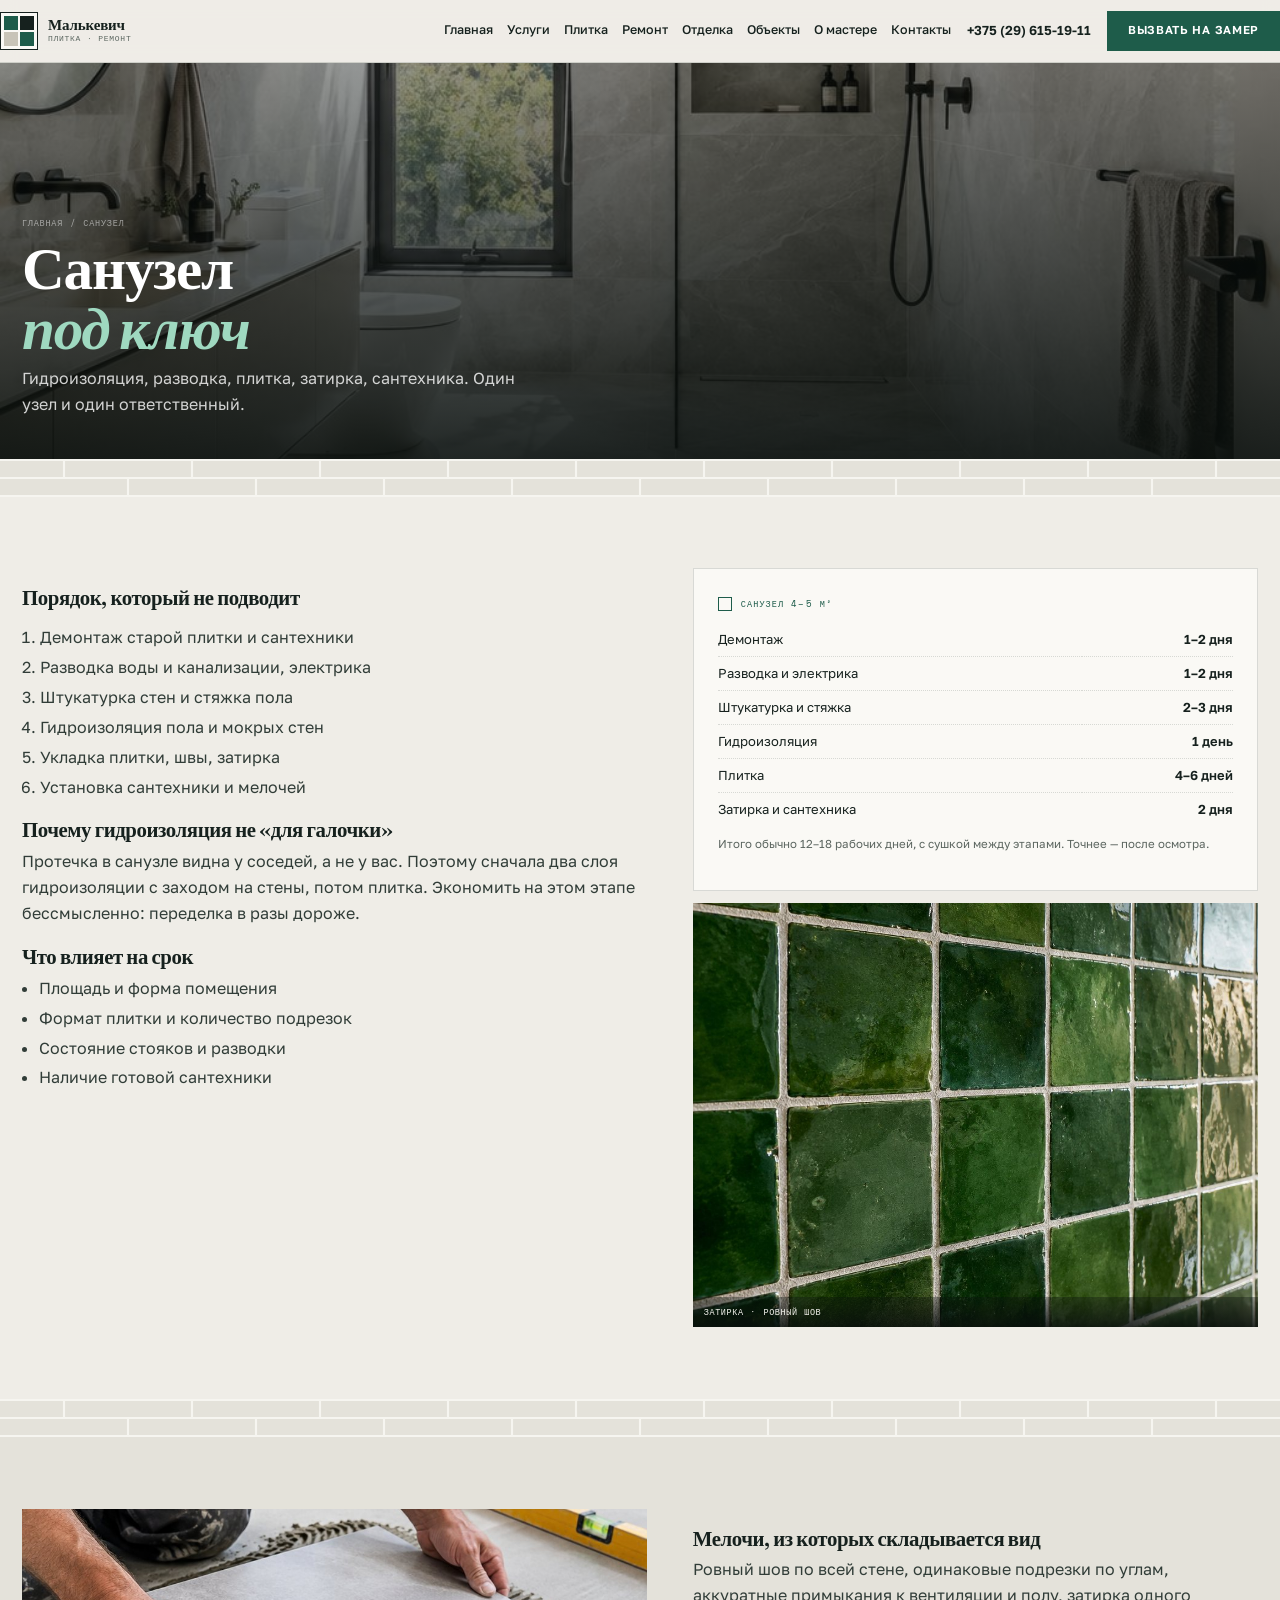
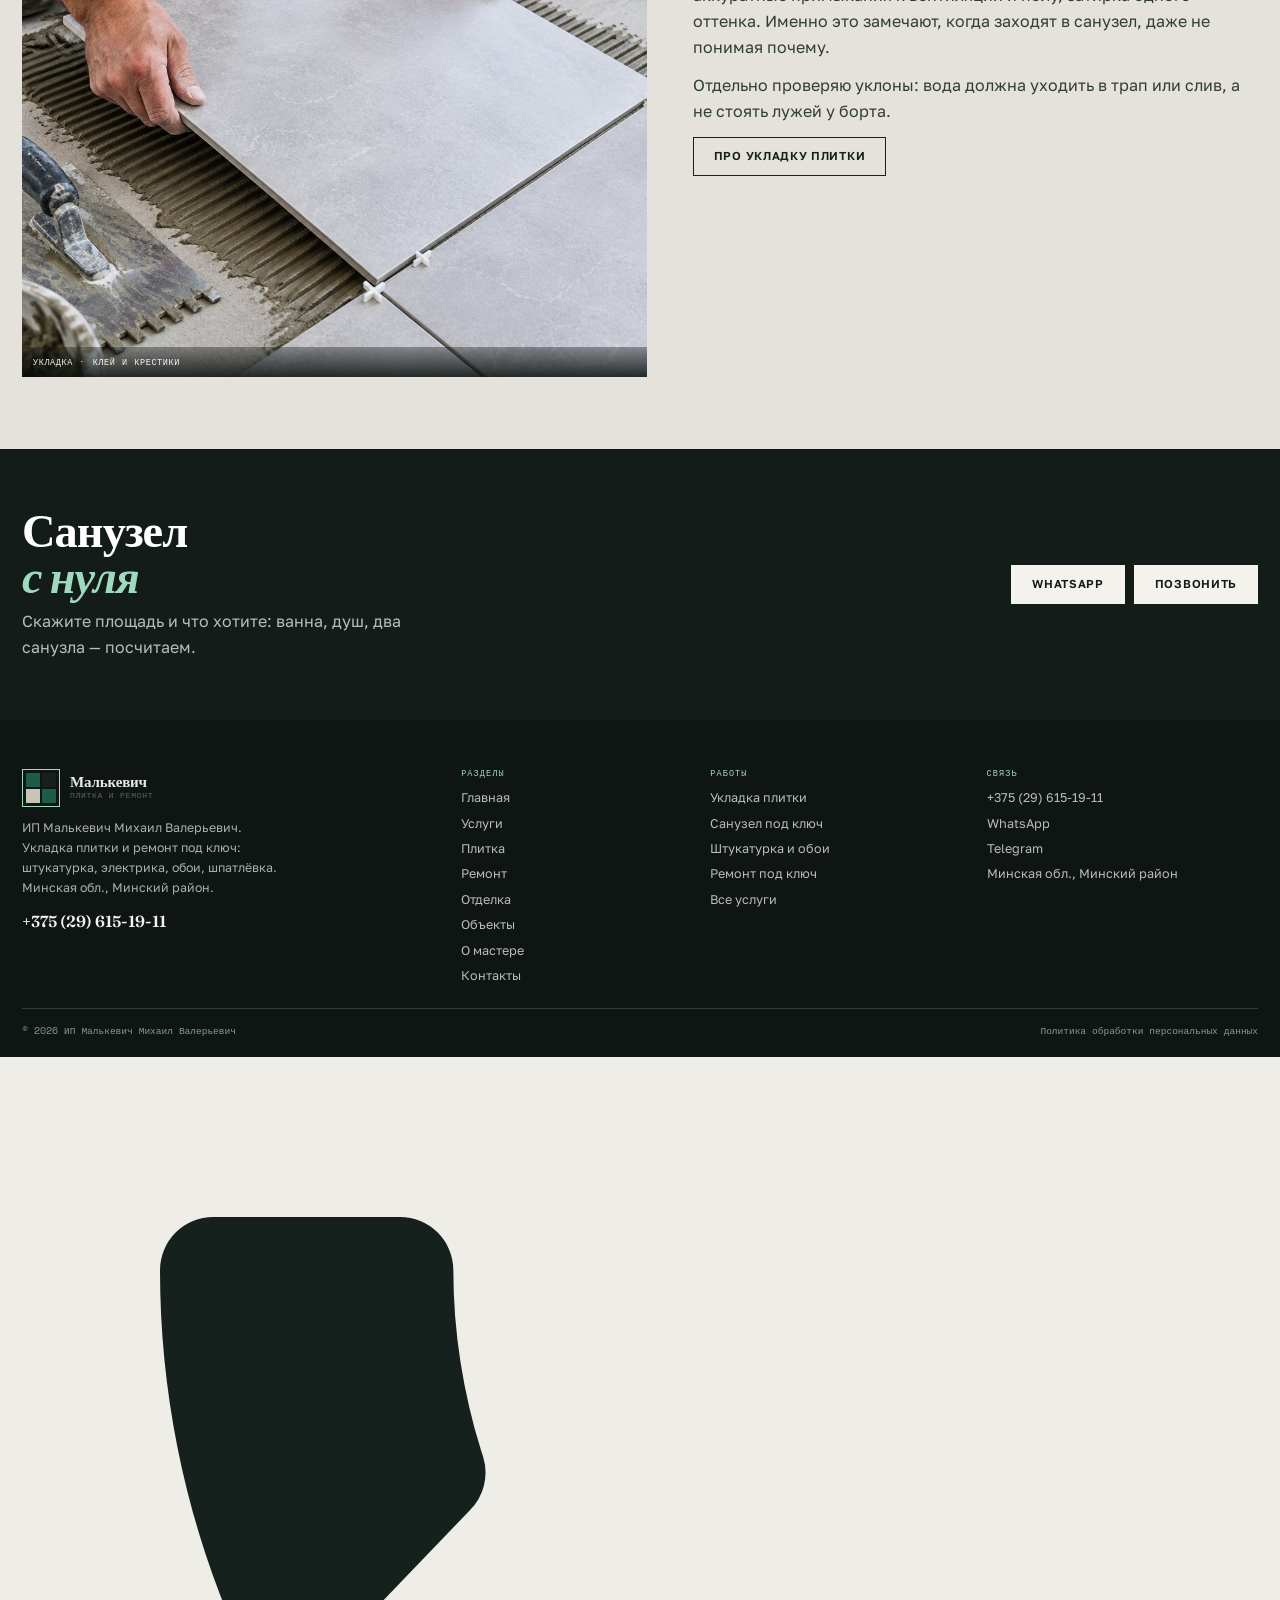
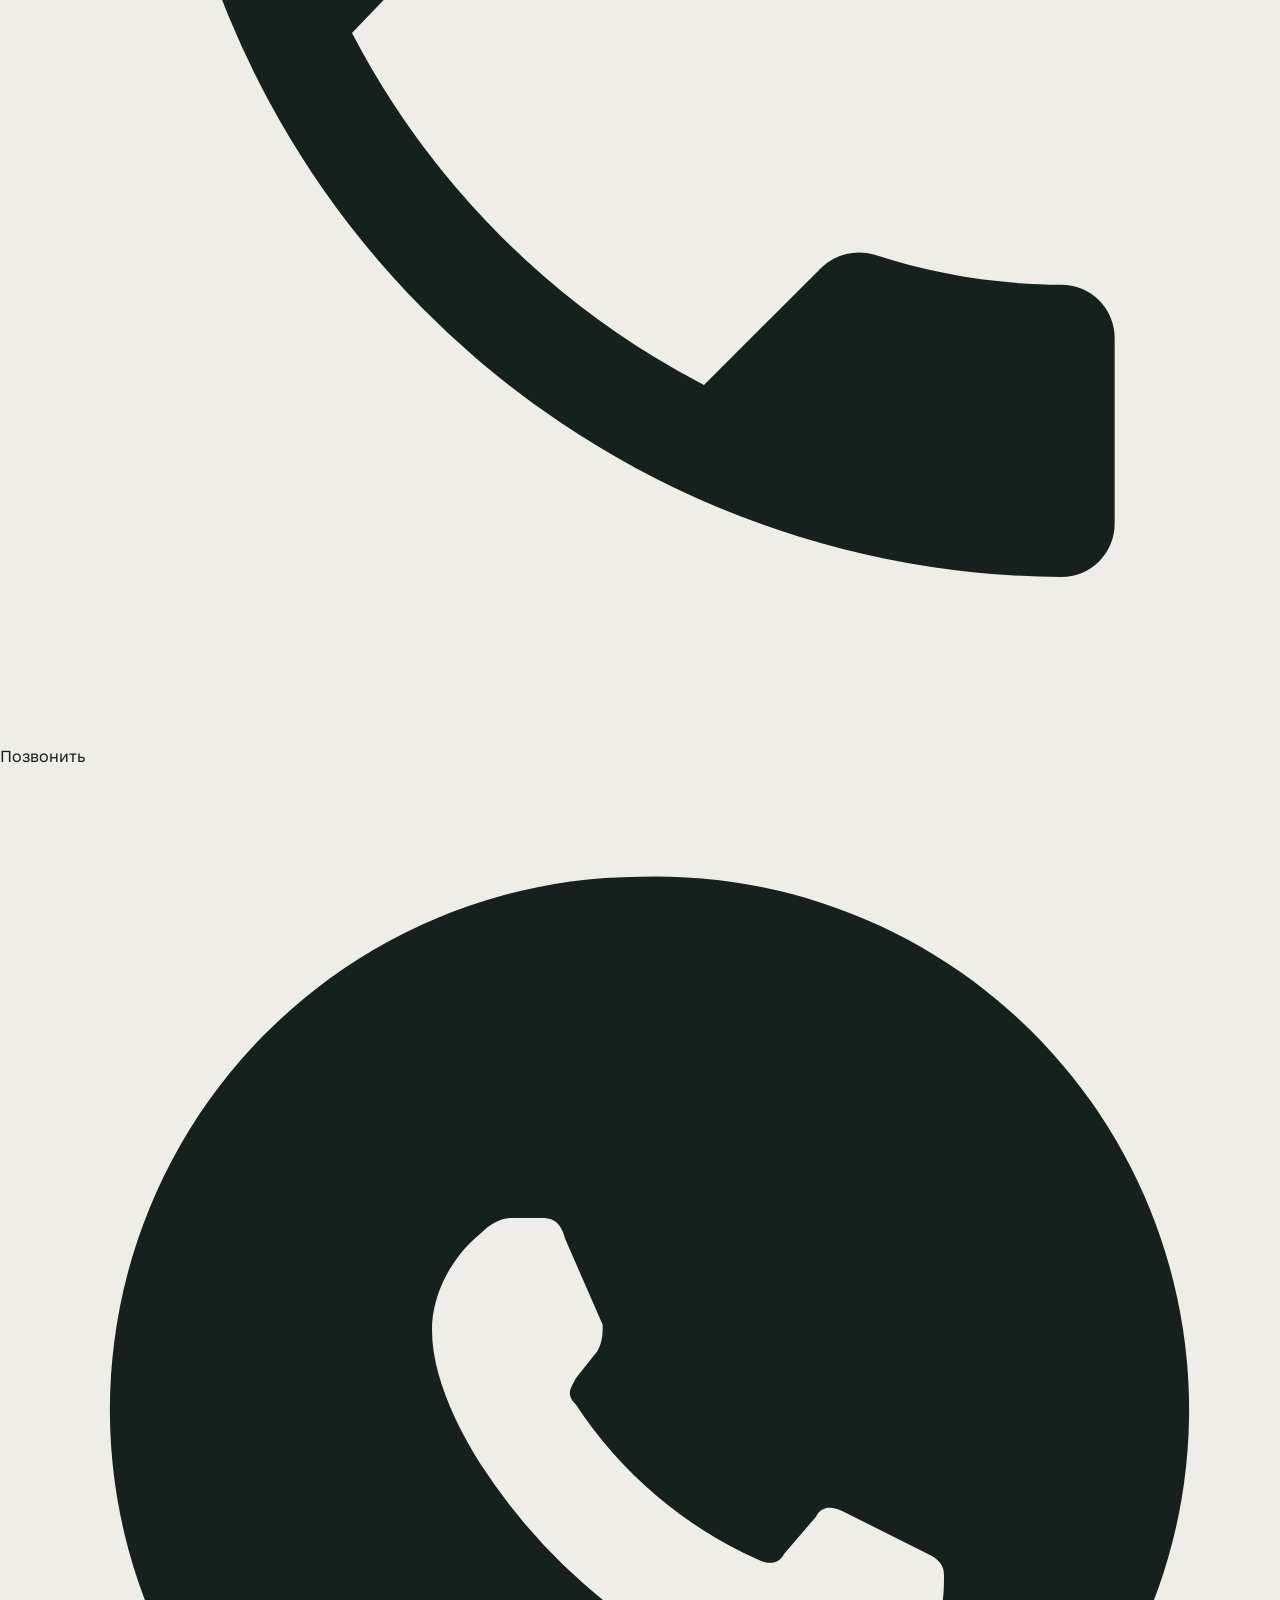
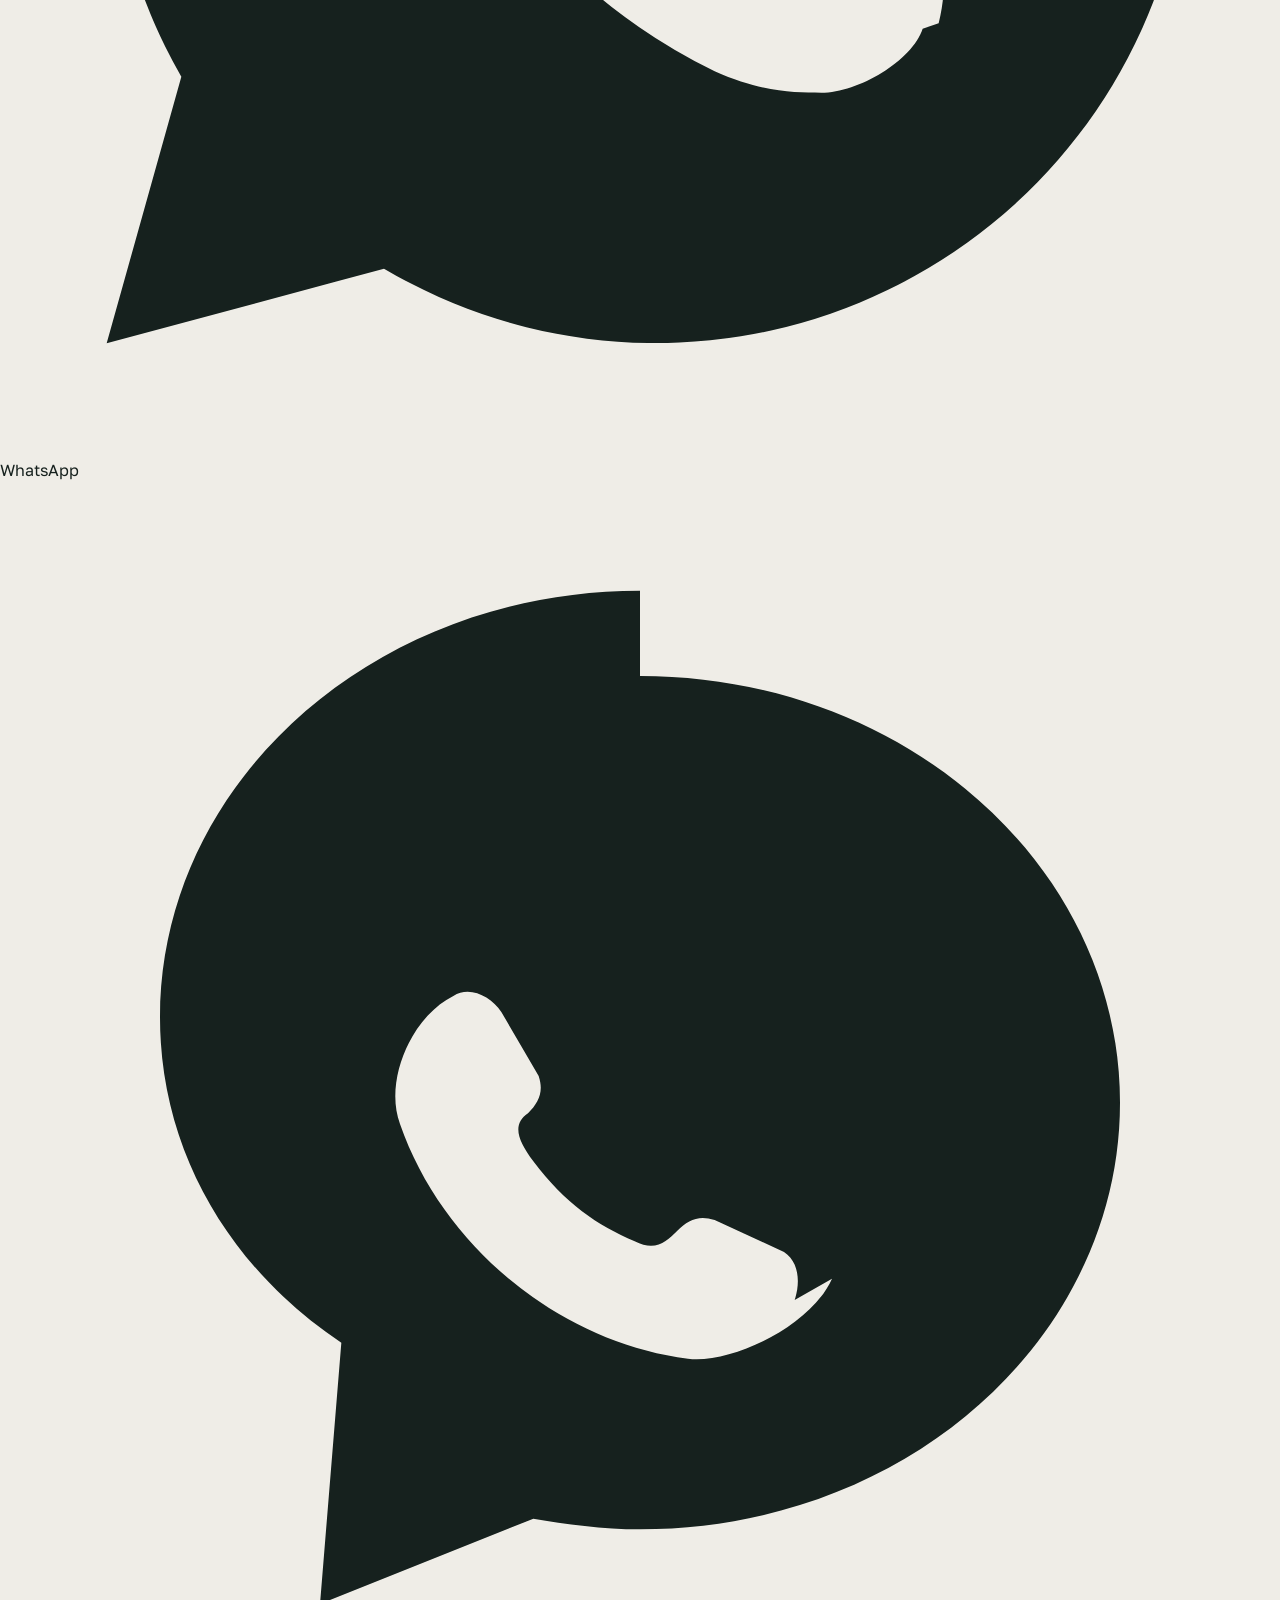
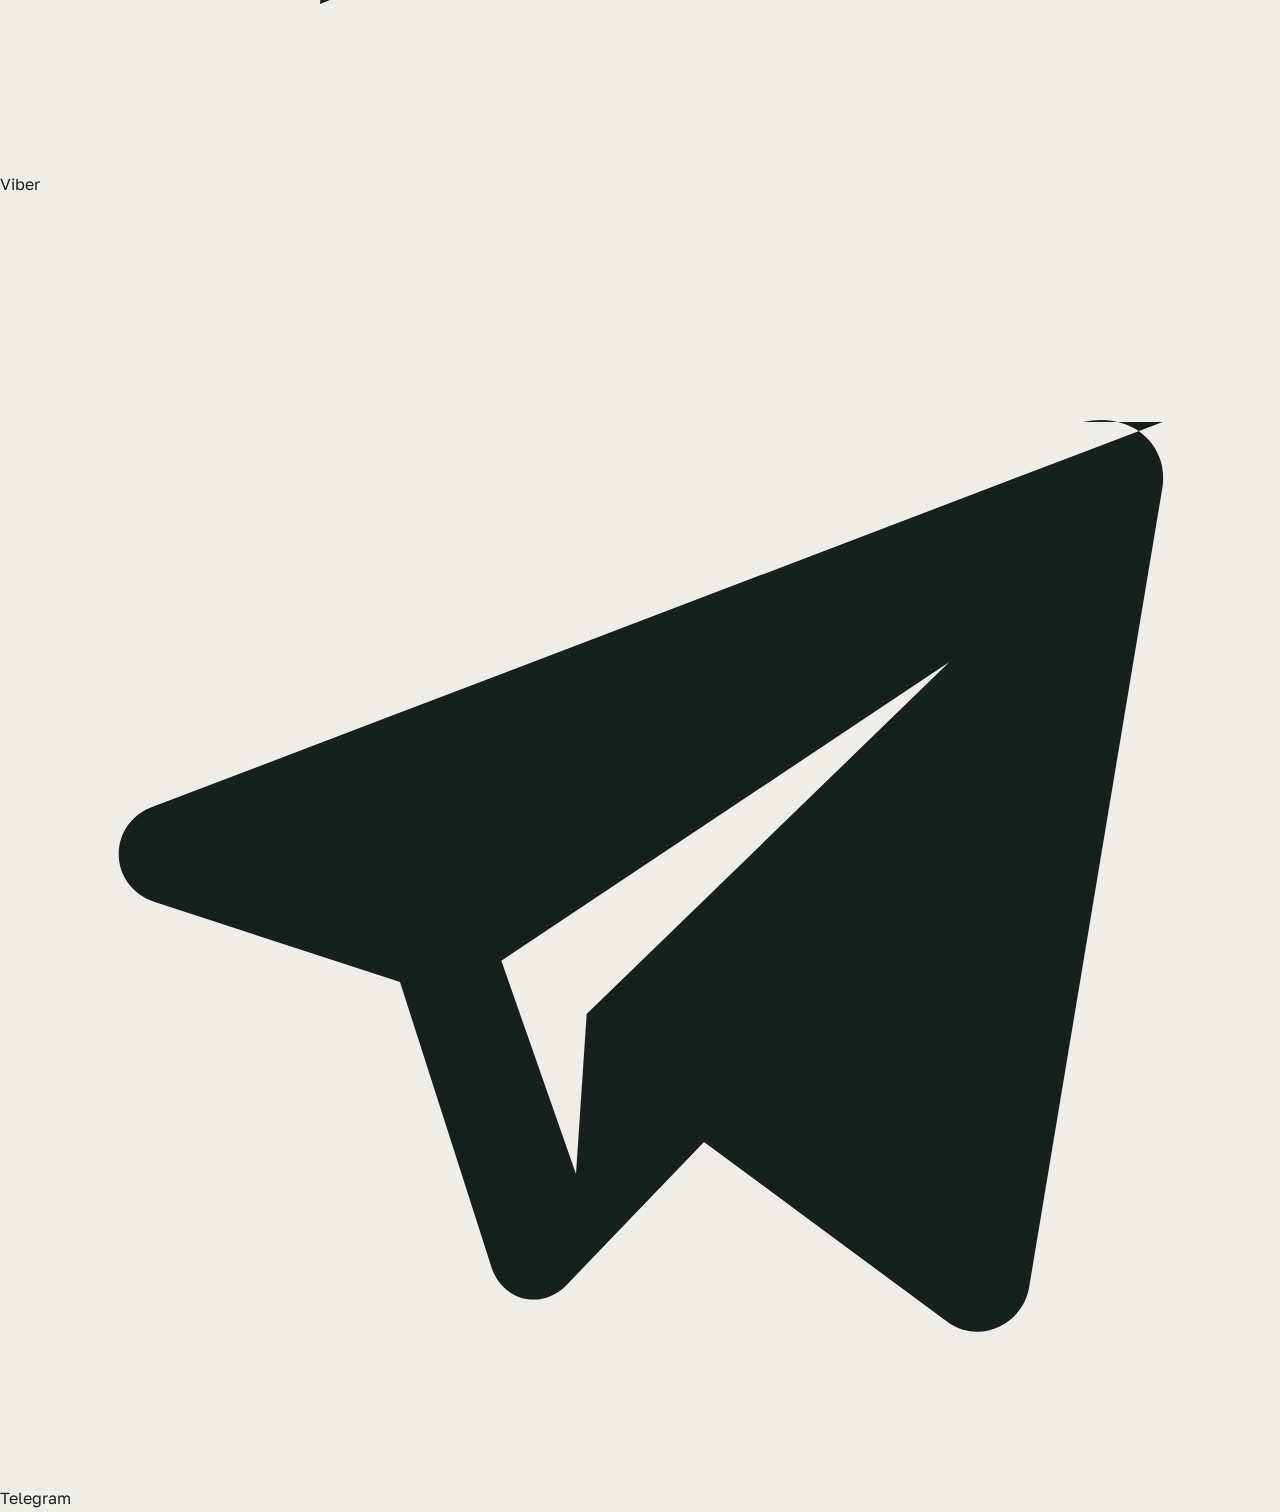
<file: sanuzly.html>
<!DOCTYPE html>
<html lang="ru">
<head>
<meta charset="utf-8">
<meta name="viewport" content="width=device-width, initial-scale=1">
<title>Санузел под ключ в Минском районе | Малькевич</title>
<meta name="description" content="Санузел под ключ: демонтаж, разводка, гидроизоляция, плитка, затирка, сантехника. Сроки 12–18 дней.">
<meta property="og:title" content="Санузел под ключ в Минском районе | Малькевич">
<meta property="og:description" content="Санузел под ключ: демонтаж, разводка, гидроизоляция, плитка, затирка, сантехника. Сроки 12–18 дней.">
<meta property="og:type" content="website">
<meta name="theme-color" content="#EFEDE7">
<style>
:root{--bg:#EFEDE7;--bg2:#E4E2DA;--ink:#16211E;--ink2:#22322D;--paper:#FAF9F5;
--em:#1E5C4A;--em2:#2E7A63;--sand:#C8C4B8;--muted:#5C6660;--line:rgba(22,33,30,.15);
--d:'Fraunces',Georgia,serif;--b:'Golos Text',system-ui,sans-serif;--m:'Space Mono',ui-monospace,monospace;
--pad:22px;--max:1300px}
*{box-sizing:border-box}html{-webkit-text-size-adjust:100%}body{margin:0;background:var(--bg);color:var(--ink);font:16px/1.62 var(--b);-webkit-font-smoothing:antialiased}
img{max-width:100%;display:block}h1,h2,h3{margin:0;font-family:var(--d);font-weight:600;line-height:1;letter-spacing:-.02em}
a{color:inherit;text-decoration:none}[hidden]{display:none!important}
.wrap{width:100%;max-width:var(--max);margin:0 auto;padding:0 var(--pad)}
.header{position:sticky;top:0;z-index:40;background:rgba(239,237,231,.95);border-bottom:1px solid var(--line);backdrop-filter:blur(8px)}
.header__in{display:flex;align-items:center;gap:16px;padding:11px 0}
.logo{display:flex;align-items:center;gap:10px}
.logo__mark{width:38px;height:38px;display:grid;grid-template-columns:1fr 1fr;grid-template-rows:1fr 1fr;gap:2px;padding:3px;border:1px solid var(--ink);background:var(--paper)}
.logo__mark i{display:block;background:var(--em)}
.logo__mark i:nth-child(2){background:var(--ink)}
.logo__mark i:nth-child(3){background:var(--sand)}
.logo__mark i:nth-child(4){background:var(--em)}
.logo__txt{display:flex;flex-direction:column;line-height:1.15}
.logo__txt b{font:600 15px/1 var(--d);letter-spacing:-.01em}
.logo__txt i{font:400 8px/1.5 var(--m);letter-spacing:.09em;text-transform:uppercase;color:var(--muted);font-style:normal}
.nav{display:flex;gap:14px;margin-left:auto;font:500 12.5px/1 var(--b)}
.nav a{padding:6px 0;border-bottom:1px solid transparent}
.nav a:hover,.nav a.is-on{border-color:var(--em);color:var(--em)}
.header__tel{font:600 13px/1 var(--b);white-space:nowrap}
.btn{display:inline-flex;align-items:center;justify-content:center;gap:8px;padding:13px 20px;font:600 11.5px/1 var(--b);letter-spacing:.06em;text-transform:uppercase;border:1px solid var(--em);background:var(--em);color:#fff;cursor:pointer;transition:.18s}
.btn:hover{background:#14483A;border-color:#14483A}
.btn--ink{background:var(--ink);border-color:var(--ink)}
.btn--ink:hover{background:#000}
.btn--ghost{background:transparent;color:var(--ink);border-color:var(--ink)}
.btn--ghost:hover{background:var(--ink);color:#fff}
.burger{display:none;width:42px;height:36px;border:1px solid var(--ink);background:transparent;align-items:center;justify-content:center;flex-direction:column;gap:4px;cursor:pointer}
.burger i{display:block;width:16px;height:1px;background:var(--ink)}
.burger.is-close i:first-child{transform:rotate(45deg) translateY(3px)}
.burger.is-close i:last-child{transform:rotate(-45deg) translateY(-3px)}
.drawer{position:fixed;inset:0;z-index:90;background:rgba(14,22,19,.8);display:none}
.drawer[data-open]{display:block}
.drawer__in{position:absolute;inset:0 0 0 auto;width:min(400px,92vw);background:var(--bg);padding:18px;overflow-y:auto}
.drawer__top{display:flex;justify-content:space-between;align-items:center;margin-bottom:16px}
.drawer__nav{display:grid;font:600 21px/1 var(--d)}
.drawer__nav a{padding:13px 0;border-bottom:1px solid var(--line)}
.drawer__cta{width:100%;margin-top:16px}
.drawer__note{font-size:12px;color:var(--muted);margin-top:10px}
body.is-locked{overflow:hidden}
.hero{position:relative;min-height:min(94svh,820px);display:flex;align-items:flex-end;overflow:hidden;background:#101614}
.hero__img{position:absolute;inset:0;width:100%;height:100%;object-fit:cover}
.hero::after{content:'';position:absolute;inset:0;background:linear-gradient(180deg,rgba(9,15,13,.44),rgba(9,15,13,.1) 42%,rgba(9,15,13,.84) 76%,#101614 100%)}
.hero__in{position:relative;z-index:2;width:100%;padding:clamp(28px,4.6vw,58px) 0 clamp(14px,2vw,22px);color:#F6F4EF}
.hero h1{font-size:clamp(2.05rem,5.8vw,4.7rem);letter-spacing:-.03em;color:#fff}
.hero h1 em{font-style:italic;color:#9FD9C0}
.hero__lede{max-width:44ch;margin:14px 0 18px;color:rgba(246,244,239,.88)}
.hero__acts{display:flex;flex-wrap:wrap;gap:9px;margin-bottom:clamp(14px,2.2vw,26px)}
.hero__acts .btn--ghost{color:#fff;border-color:rgba(255,255,255,.6)}
.hero__acts .btn--ghost:hover{background:#fff;color:var(--ink)}
.hero__facts{display:grid;grid-template-columns:repeat(4,minmax(0,1fr));border-top:1px solid rgba(255,255,255,.28);gap:0 12px}
.hero__facts div{padding:11px 0 0}
.hero__facts b{display:block;font:600 clamp(1rem,1.6vw,1.25rem)/1.2 var(--d)}
.hero__facts span{font:400 8.5px/1.5 var(--m);letter-spacing:.08em;text-transform:uppercase;color:#9FD9C0}
@media (max-width:1024px){.nav{display:none}.burger{display:flex}.header__tel{display:none}.hero__facts{grid-template-columns:1fr 1fr}}
@media (max-width:380px){.header .btn{display:none}}
</style>
<link rel="preconnect" href="https://fonts.googleapis.com">
<link rel="preconnect" href="https://fonts.gstatic.com" crossorigin>
<link href="https://fonts.googleapis.com/css2?family=Fraunces:ital,opsz,wght@0,9..144,400;0,9..144,600;1,9..144,400&family=Golos+Text:wght@400;500;600&family=Space+Mono:wght@400;700&display=swap" rel="stylesheet">
<link rel="stylesheet" href="assets/css/style.v1.css">
<link rel="icon" href="assets/img/favicon.svg" type="image/svg+xml">
</head>
<body>
<header class="header"><div class="header__in wrap">
<a class="logo" href="index.html"><span class="logo__mark"><i></i><i></i><i></i><i></i></span><span class="logo__txt"><b>Малькевич</b><i>плитка · ремонт</i></span></a>
<nav class="nav" aria-label="Основное меню"><a href="index.html">Главная</a><a href="uslugi.html">Услуги</a><a href="plitka.html">Плитка</a><a href="remont.html">Ремонт</a><a href="otdelka.html">Отделка</a><a href="raboty.html">Объекты</a><a href="o-mastere.html">О мастере</a><a href="kontakty.html">Контакты</a></nav>
<a class="header__tel" href="tel:+375296151911">+375 (29) 615-19-11</a>
<a class="btn" href="#zayavka">Вызвать на замер</a>
<button class="burger" type="button" aria-label="Меню" aria-expanded="false" aria-controls="drawer"><i></i><i></i><i></i></button>
</div></header>
<div class="drawer" id="drawer" role="dialog" aria-modal="true" aria-label="Меню" hidden>
<div class="drawer__in">
<div class="drawer__top">
<a class="logo" href="index.html"><span class="logo__mark"><i></i><i></i><i></i><i></i></span><span class="logo__txt"><b>Малькевич</b><i>Минский район</i></span></a>
<button class="burger is-close" type="button" data-close aria-label="Закрыть меню"><i></i><i></i></button>
</div>
<nav class="drawer__nav"><a href="index.html">Главная</a><a href="uslugi.html">Услуги</a><a href="plitka.html">Плитка</a><a href="remont.html">Ремонт</a><a href="otdelka.html">Отделка</a><a href="raboty.html">Объекты</a><a href="o-mastere.html">О мастере</a><a href="kontakty.html">Контакты</a></nav>
<a class="btn drawer__cta" href="tel:+375296151911">Позвонить +375 (29) 615-19-11</a>
<p class="drawer__note">Укладка плитки, санузлы под ключ, штукатурка, шпатлёвка, обои, электрика. Ремонт от А до Я. Минская обл., Минский район, опыт 8–10 лет.</p>
</div></div>
<main>
<section class="phero"><img src="assets/img/hero.jpg" alt="Санузел" width="1536" height="1024">
<div class="phero__in"><div class="wrap"><div class="crumbs"><a href="index.html">Главная</a> / Санузел</div>
<h1>Санузел<br><em>под ключ</em></h1><p>Гидроизоляция, разводка, плитка, затирка, сантехника. Один узел и один ответственный.</p></div></div></section>
<div class="grout" aria-hidden="true"><svg viewBox="0 0 1200 38" preserveAspectRatio="none">
<rect width="1200" height="38" fill="#E4E2DA"/>
<g stroke="#F6F5F0" stroke-width="2">
<line x1="0" y1="1" x2="1200" y2="1"/><line x1="0" y1="37" x2="1200" y2="37"/><line x1="0" y1="19" x2="1200" y2="19"/>
</g>
<g stroke="#F6F5F0" stroke-width="2">
<line x1="60" y1="1" x2="60" y2="19"/><line x1="180" y1="1" x2="180" y2="19"/><line x1="300" y1="1" x2="300" y2="19"/>
<line x1="420" y1="1" x2="420" y2="19"/><line x1="540" y1="1" x2="540" y2="19"/><line x1="660" y1="1" x2="660" y2="19"/>
<line x1="780" y1="1" x2="780" y2="19"/><line x1="900" y1="1" x2="900" y2="19"/><line x1="1020" y1="1" x2="1020" y2="19"/><line x1="1140" y1="1" x2="1140" y2="19"/>
</g>
<g stroke="#F6F5F0" stroke-width="2">
<line x1="120" y1="19" x2="120" y2="37"/><line x1="240" y1="19" x2="240" y2="37"/><line x1="360" y1="19" x2="360" y2="37"/>
<line x1="480" y1="19" x2="480" y2="37"/><line x1="600" y1="19" x2="600" y2="37"/><line x1="720" y1="19" x2="720" y2="37"/>
<line x1="840" y1="19" x2="840" y2="37"/><line x1="960" y1="19" x2="960" y2="37"/><line x1="1080" y1="19" x2="1080" y2="37"/>
</g></svg></div>
<section class="section"><div class="wrap"><div class="two">
<div class="prose">
<h3>Порядок, который не подводит</h3>
<ol style="padding-left:18px;color:#313D38">
<li>Демонтаж старой плитки и сантехники</li>
<li>Разводка воды и канализации, электрика</li>
<li>Штукатурка стен и стяжка пола</li>
<li>Гидроизоляция пола и мокрых стен</li>
<li>Укладка плитки, швы, затирка</li>
<li>Установка сантехники и мелочей</li>
</ol>
<h3>Почему гидроизоляция не «для галочки»</h3>
<p>Протечка в санузле видна у соседей, а не у вас. Поэтому сначала два слоя гидроизоляции с заходом на стены, потом плитка. Экономить на этом этапе бессмысленно: переделка в разы дороже.</p>
<h3>Что влияет на срок</h3>
<ul>
<li>Площадь и форма помещения</li>
<li>Формат плитки и количество подрезок</li>
<li>Состояние стояков и разводки</li>
<li>Наличие готовой сантехники</li>
</ul>
</div>
<div>
<div class="card"><p class="eyebrow">санузел 4–5 м²</p>
<table class="spec"><tbody>
<tr><td>Демонтаж</td><td>1–2 дня</td></tr>
<tr><td>Разводка и электрика</td><td>1–2 дня</td></tr>
<tr><td>Штукатурка и стяжка</td><td>2–3 дня</td></tr>
<tr><td>Гидроизоляция</td><td>1 день</td></tr>
<tr><td>Плитка</td><td>4–6 дней</td></tr>
<tr><td>Затирка и сантехника</td><td>2 дня</td></tr>
</tbody></table>
<p class="note">Итого обычно 12–18 рабочих дней, с сушкой между этапами. Точнее — после осмотра.</p></div>
<div class="gal" style="grid-template-columns:1fr;margin-top:12px"><figure><img src="assets/img/zellige.jpg" alt="Затирка" width="1024" height="1024" loading="lazy"><figcaption>Затирка · ровный шов</figcaption></figure></div>
</div>
</div></div></section>
<div class="grout" aria-hidden="true"><svg viewBox="0 0 1200 38" preserveAspectRatio="none">
<rect width="1200" height="38" fill="#E4E2DA"/>
<g stroke="#F6F5F0" stroke-width="2">
<line x1="0" y1="1" x2="1200" y2="1"/><line x1="0" y1="37" x2="1200" y2="37"/><line x1="0" y1="19" x2="1200" y2="19"/>
</g>
<g stroke="#F6F5F0" stroke-width="2">
<line x1="60" y1="1" x2="60" y2="19"/><line x1="180" y1="1" x2="180" y2="19"/><line x1="300" y1="1" x2="300" y2="19"/>
<line x1="420" y1="1" x2="420" y2="19"/><line x1="540" y1="1" x2="540" y2="19"/><line x1="660" y1="1" x2="660" y2="19"/>
<line x1="780" y1="1" x2="780" y2="19"/><line x1="900" y1="1" x2="900" y2="19"/><line x1="1020" y1="1" x2="1020" y2="19"/><line x1="1140" y1="1" x2="1140" y2="19"/>
</g>
<g stroke="#F6F5F0" stroke-width="2">
<line x1="120" y1="19" x2="120" y2="37"/><line x1="240" y1="19" x2="240" y2="37"/><line x1="360" y1="19" x2="360" y2="37"/>
<line x1="480" y1="19" x2="480" y2="37"/><line x1="600" y1="19" x2="600" y2="37"/><line x1="720" y1="19" x2="720" y2="37"/>
<line x1="840" y1="19" x2="840" y2="37"/><line x1="960" y1="19" x2="960" y2="37"/><line x1="1080" y1="19" x2="1080" y2="37"/>
</g></svg></div>
<section class="section section--dim"><div class="wrap"><div class="two">
<div class="gal" style="grid-template-columns:1fr"><figure><img src="assets/img/laying.jpg" alt="Укладка" width="1024" height="1024" loading="lazy"><figcaption>Укладка · клей и крестики</figcaption></figure></div>
<div class="prose">
<h3>Мелочи, из которых складывается вид</h3>
<p>Ровный шов по всей стене, одинаковые подрезки по углам, аккуратные примыкания к вентиляции и полу, затирка одного оттенка. Именно это замечают, когда заходят в санузел, даже не понимая почему.</p>
<p>Отдельно проверяю уклоны: вода должна уходить в трап или слив, а не стоять лужей у борта.</p>
<p><a class="btn btn--ghost" href="plitka.html">Про укладку плитки</a></p>
</div>
</div></div></section>
<section class="cta"><div class="wrap cta__in"><div><h2>Санузел<br><em>с нуля</em></h2><p>Скажите площадь и что хотите: ванна, душ, два санузла — посчитаем.</p></div>
<div class="cta__acts"><a class="btn btn--light" href="https://wa.me/375296151911" target="_blank" rel="noopener">WhatsApp</a><a class="btn btn--light" href="tel:+375296151911">Позвонить</a></div></div></section>
</main>
<footer class="footer"><div class="wrap">
<div class="footer__top">
<div class="footer__about"><a class="logo logo--f" href="index.html"><span class="logo__mark"><i></i><i></i><i></i><i></i></span><span class="logo__txt"><b>Малькевич</b><i>плитка и ремонт</i></span></a>
<p>ИП Малькевич Михаил Валерьевич. Укладка плитки и ремонт под ключ: штукатурка, электрика, обои, шпатлёвка. Минская обл., Минский район.</p>
<a class="footer__tel" href="tel:+375296151911">+375 (29) 615-19-11</a>
</div>
<div><h4>Разделы</h4><ul><li><a href="index.html">Главная</a></li><li><a href="uslugi.html">Услуги</a></li><li><a href="plitka.html">Плитка</a></li><li><a href="remont.html">Ремонт</a></li><li><a href="otdelka.html">Отделка</a></li><li><a href="raboty.html">Объекты</a></li><li><a href="o-mastere.html">О мастере</a></li><li><a href="kontakty.html">Контакты</a></li></ul></div>
<div><h4>Работы</h4><ul><li><a href="plitka.html">Укладка плитки</a></li><li><a href="sanuzly.html">Санузел под ключ</a></li><li><a href="otdelka.html">Штукатурка и обои</a></li><li><a href="remont.html">Ремонт под ключ</a></li><li><a href="uslugi.html">Все услуги</a></li></ul></div>
<div><h4>Связь</h4><ul><li><a href="tel:+375296151911">+375 (29) 615-19-11</a></li><li><a href="https://wa.me/375296151911" target="_blank" rel="noopener">WhatsApp</a></li><li><a href="https://t.me/+375296151911" target="_blank" rel="noopener">Telegram</a></li><li><a href="https://yandex.by/maps/?text=%D0%9C%D0%B8%D0%BD%D1%81%D0%BA%D0%B8%D0%B9%20%D1%80%D0%B0%D0%B9%D0%BE%D0%BD%20%D1%83%D0%BA%D0%BB%D0%B0%D0%B4%D0%BA%D0%B0%20%D0%BF%D0%BB%D0%B8%D1%82%D0%BA%D0%B8" target="_blank" rel="noopener">Минская обл., Минский район</a></li></ul></div>
</div>
<div class="footer__bottom"><span>© <span id="yr">2026</span> ИП Малькевич Михаил Валерьевич</span>
<span><a href="politika.html">Политика обработки персональных данных</a></span></div>
</div></footer>
<div class="mbar" role="navigation" aria-label="Быстрая связь">
<a href="tel:+375296151911"><svg viewBox="0 0 24 24" fill="currentColor" aria-hidden="true"><path d="M6.6 10.8a15.5 15.5 0 0 0 6.6 6.6l2.2-2.2a1 1 0 0 1 1-.24c1.1.36 2.3.56 3.5.56a1 1 0 0 1 1 1V20a1 1 0 0 1-1 1A17 17 0 0 1 3 4a1 1 0 0 1 1-1h3.5a1 1 0 0 1 1 1c0 1.2.2 2.4.56 3.5a1 1 0 0 1-.25 1z"/></svg>Позвонить</a>
<a href="https://wa.me/375296151911" target="_blank" rel="noopener"><svg viewBox="0 0 24 24" fill="currentColor" aria-hidden="true"><path d="M12 2a10 10 0 0 0-8.6 15L2 22l5.2-1.4A10 10 0 1 0 12 2m5.3 14.1c-.2.6-1.2 1.2-1.9 1.2-.5 0-1.1 0-2-.4a11 11 0 0 1-4.4-3.9c-.5-.8-.9-1.7-.9-2.5 0-.7.4-1.4.9-1.8.2-.2.4-.3.6-.3h.5c.2 0 .4 0 .5.4l.7 1.6c0 .2 0 .3-.1.5l-.4.5c-.1.2-.2.3 0 .5a8 8 0 0 0 3.4 2.9c.2.1.4.1.5-.1l.6-.7c.1-.2.3-.2.5-.1l1.6.8c.2.1.3.2.3.4s0 .5-.1.9"/></svg>WhatsApp</a>
<a href="viber://chat?number=%2B375296151911"><svg viewBox="0 0 24 24" fill="currentColor" aria-hidden="true"><path d="M12 2C7 2 3 5.6 3 10c0 2.5 1.3 4.7 3.4 6.1L6 21l4-1.6c.6.1 1.3.2 2 .2 5 0 9-3.6 9-8s-4-8-9-8m3.6 11.3c-.4.9-1.9 1.6-2.7 1.5-2.4-.3-4.6-2.1-5.4-4.4-.3-.8.2-2 1-2.4.3-.2.7 0 .9.3l.7 1.2c.1.3 0 .5-.2.7-.3.2-.2.5.1.9.6.8 1.2 1.2 1.9 1.5.4.2.6 0 .8-.2s.4-.3.7-.2l1.3.6c.3.2.3.6.2.9"/></svg>Viber</a>
<a href="https://t.me/+375296151911" target="_blank" rel="noopener"><svg viewBox="0 0 24 24" fill="currentColor" aria-hidden="true"><path d="M21.8 4.2 2.9 11.4c-.9.3-.9 1.5 0 1.8l4.6 1.5 1.7 5.3c.2.7 1 .9 1.5.3l2.5-2.6 4.6 3.4c.6.4 1.4 0 1.5-.7l2.5-15c.1-.8-.6-1.4-1.5-1.2M9.4 14.3l8.4-5.6-6.8 6.6-.2 3z"/></svg>Telegram</a>
</div>
<script src="assets/js/main.v1.js"></script>
</body>
</html>
</file>
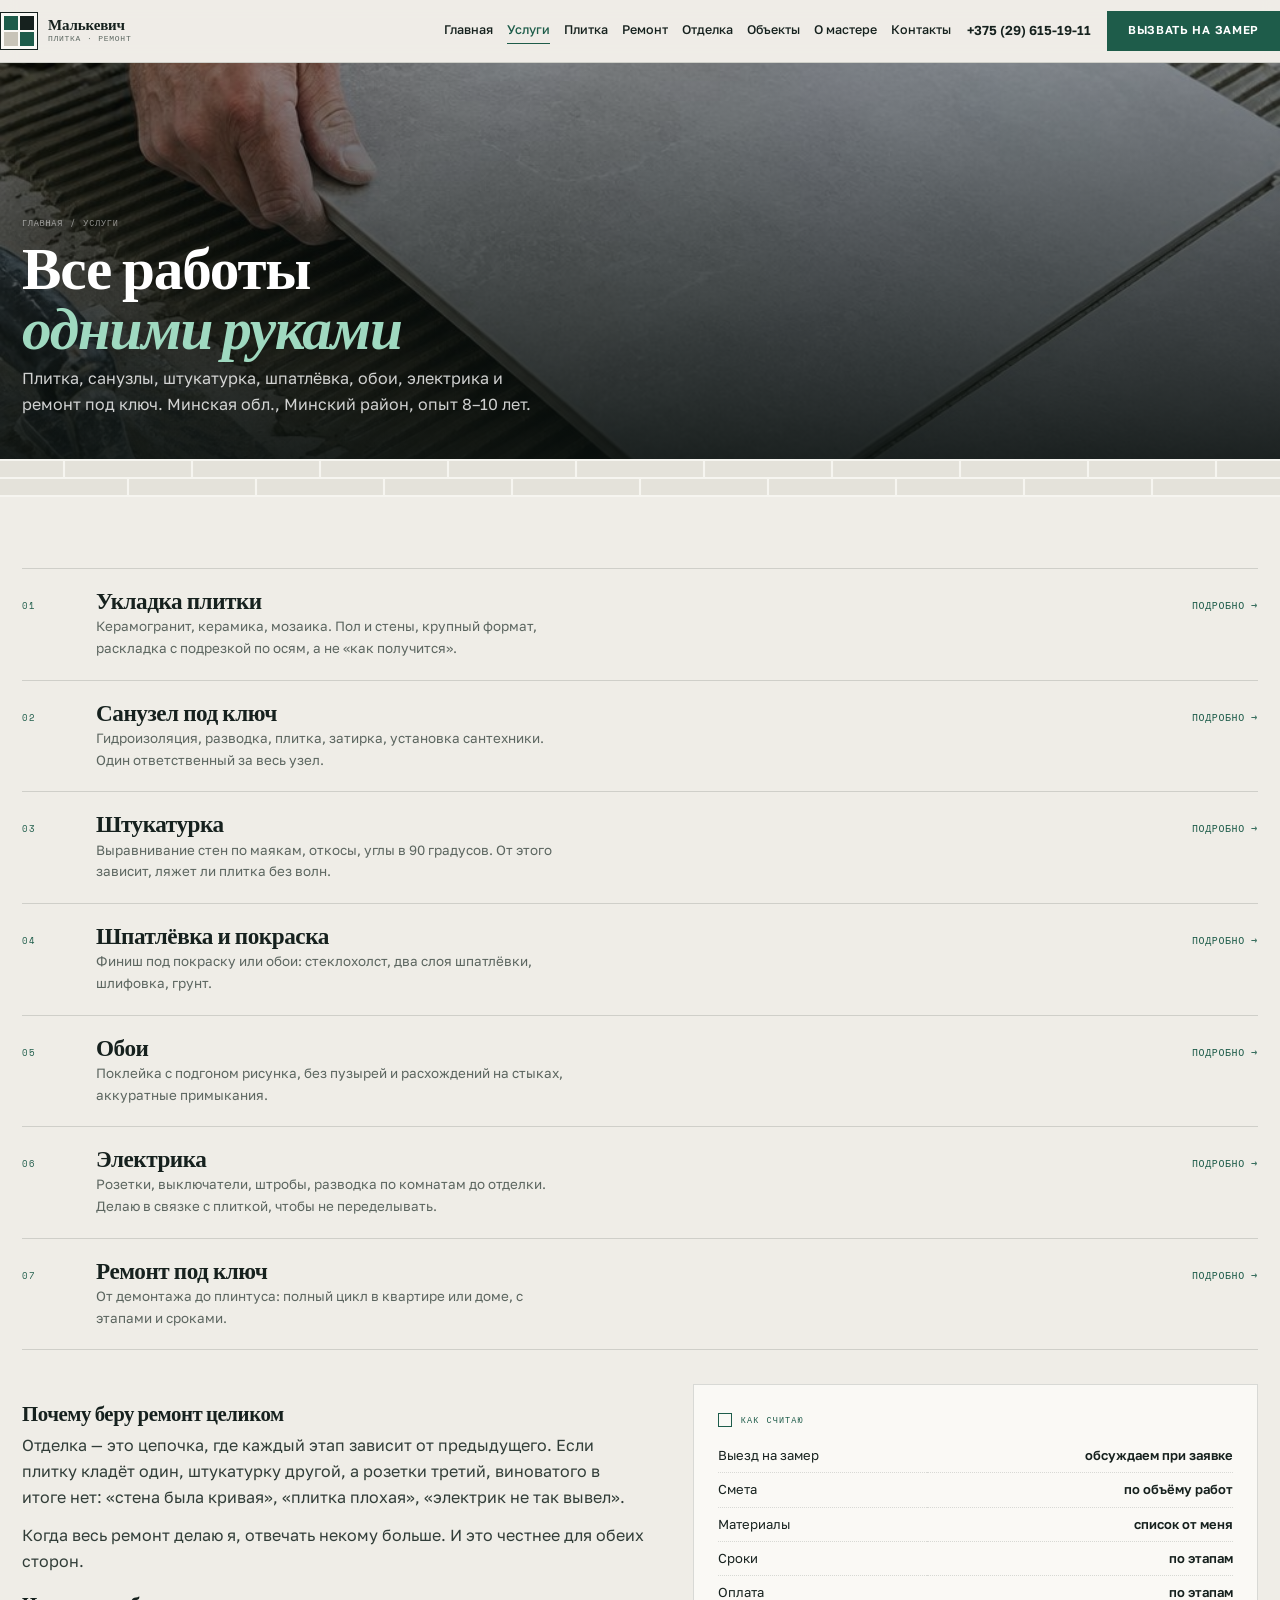
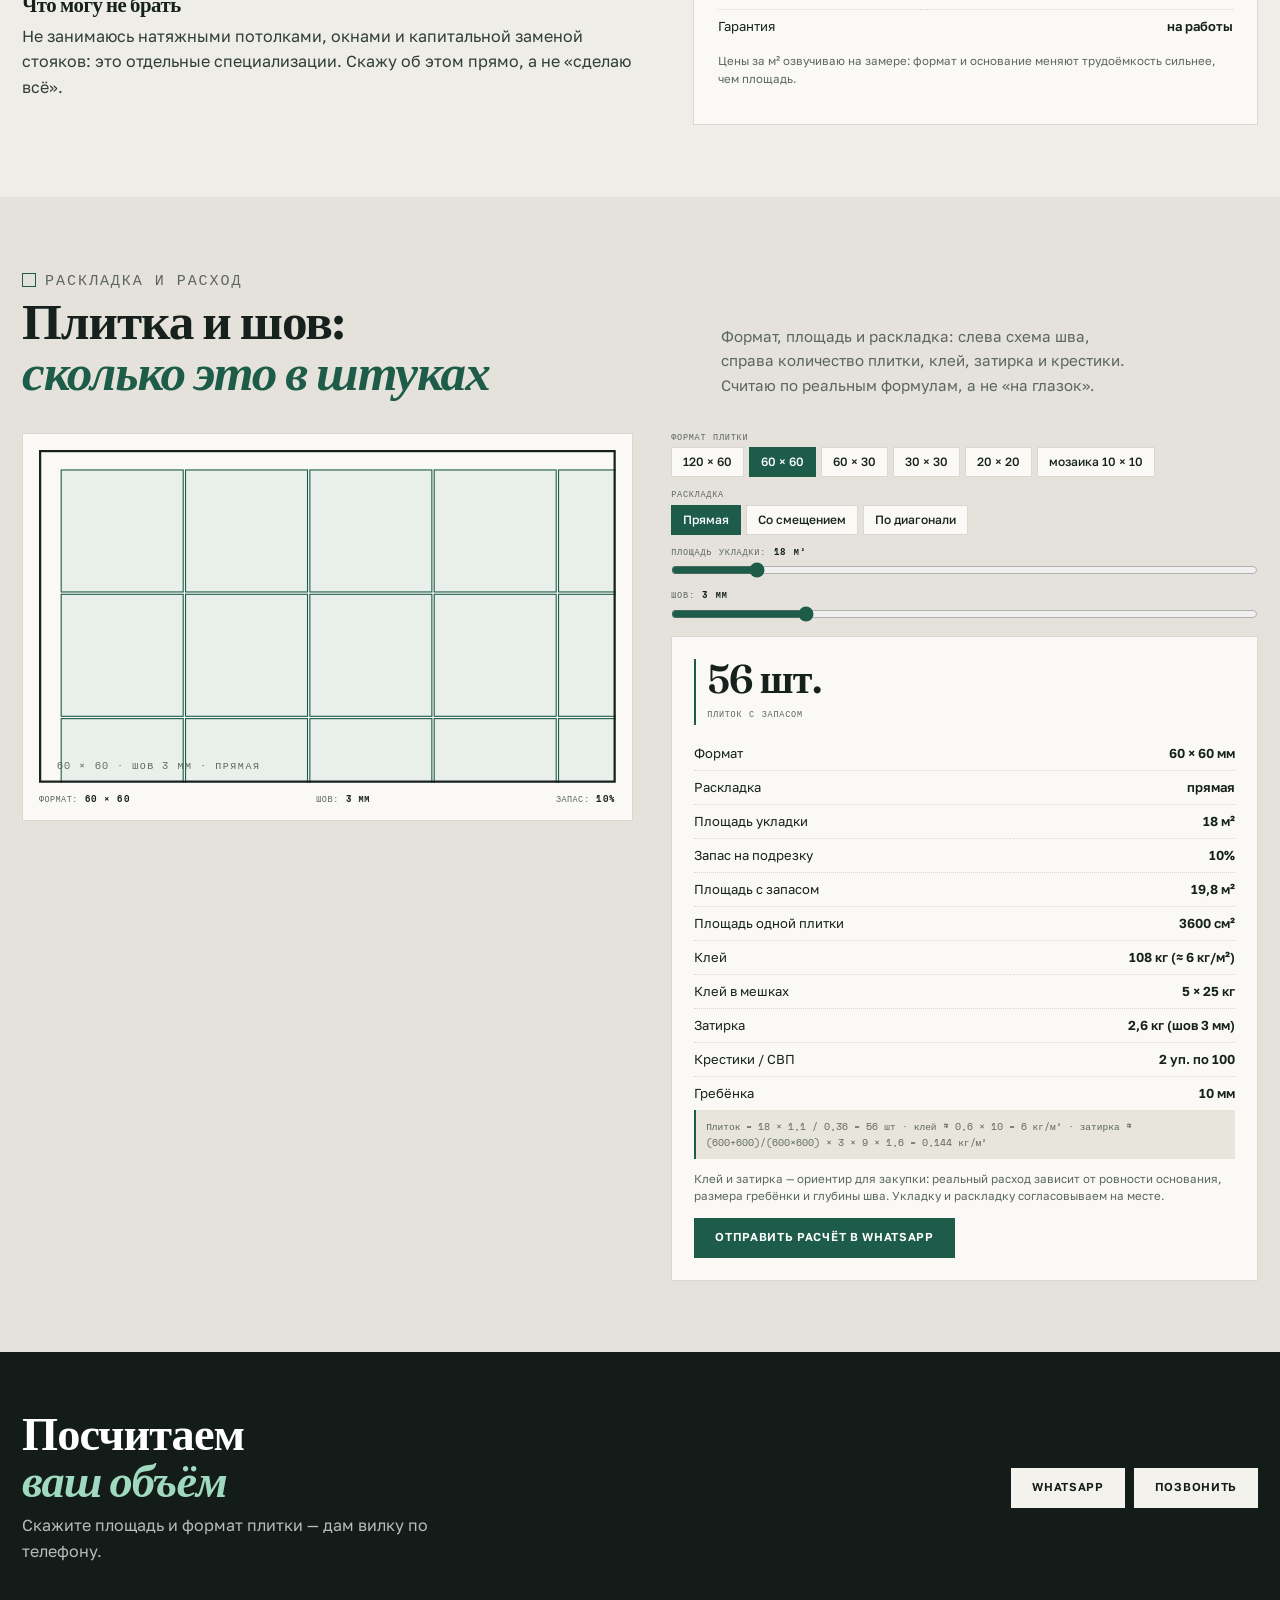
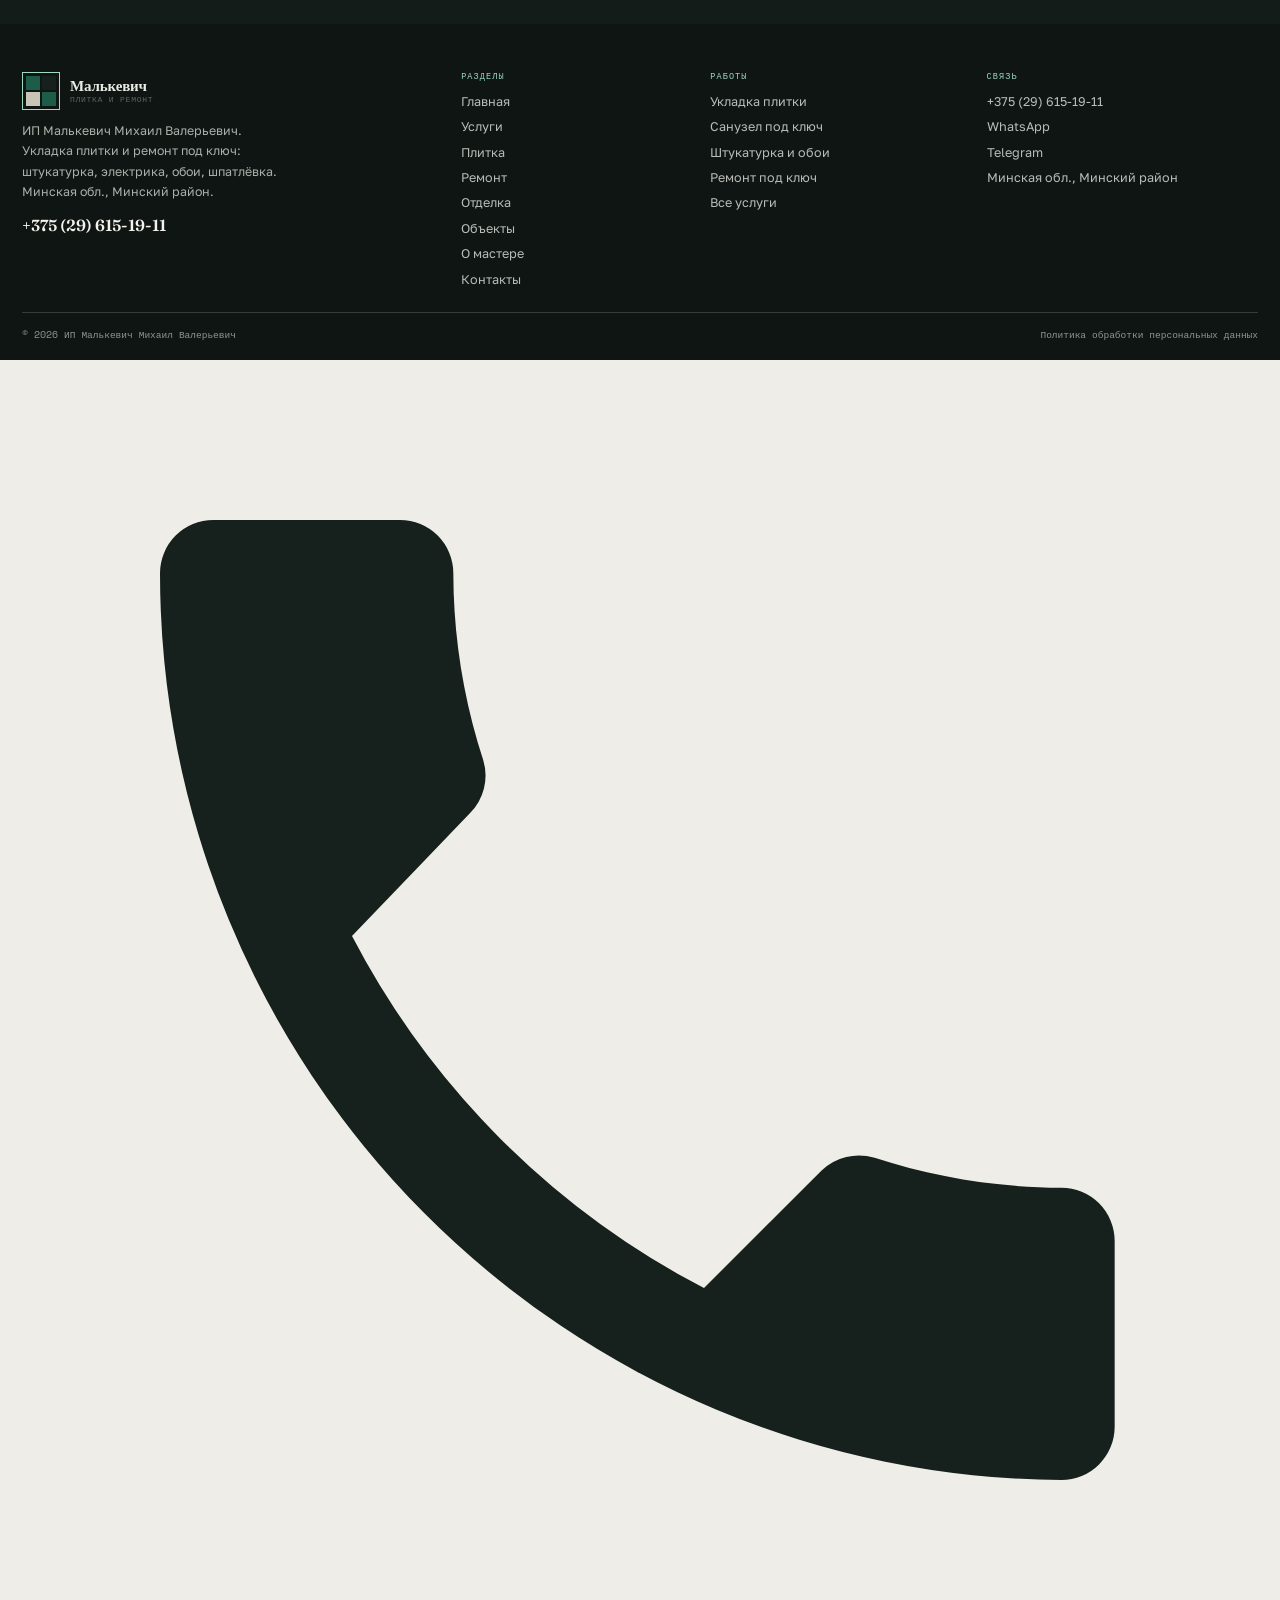
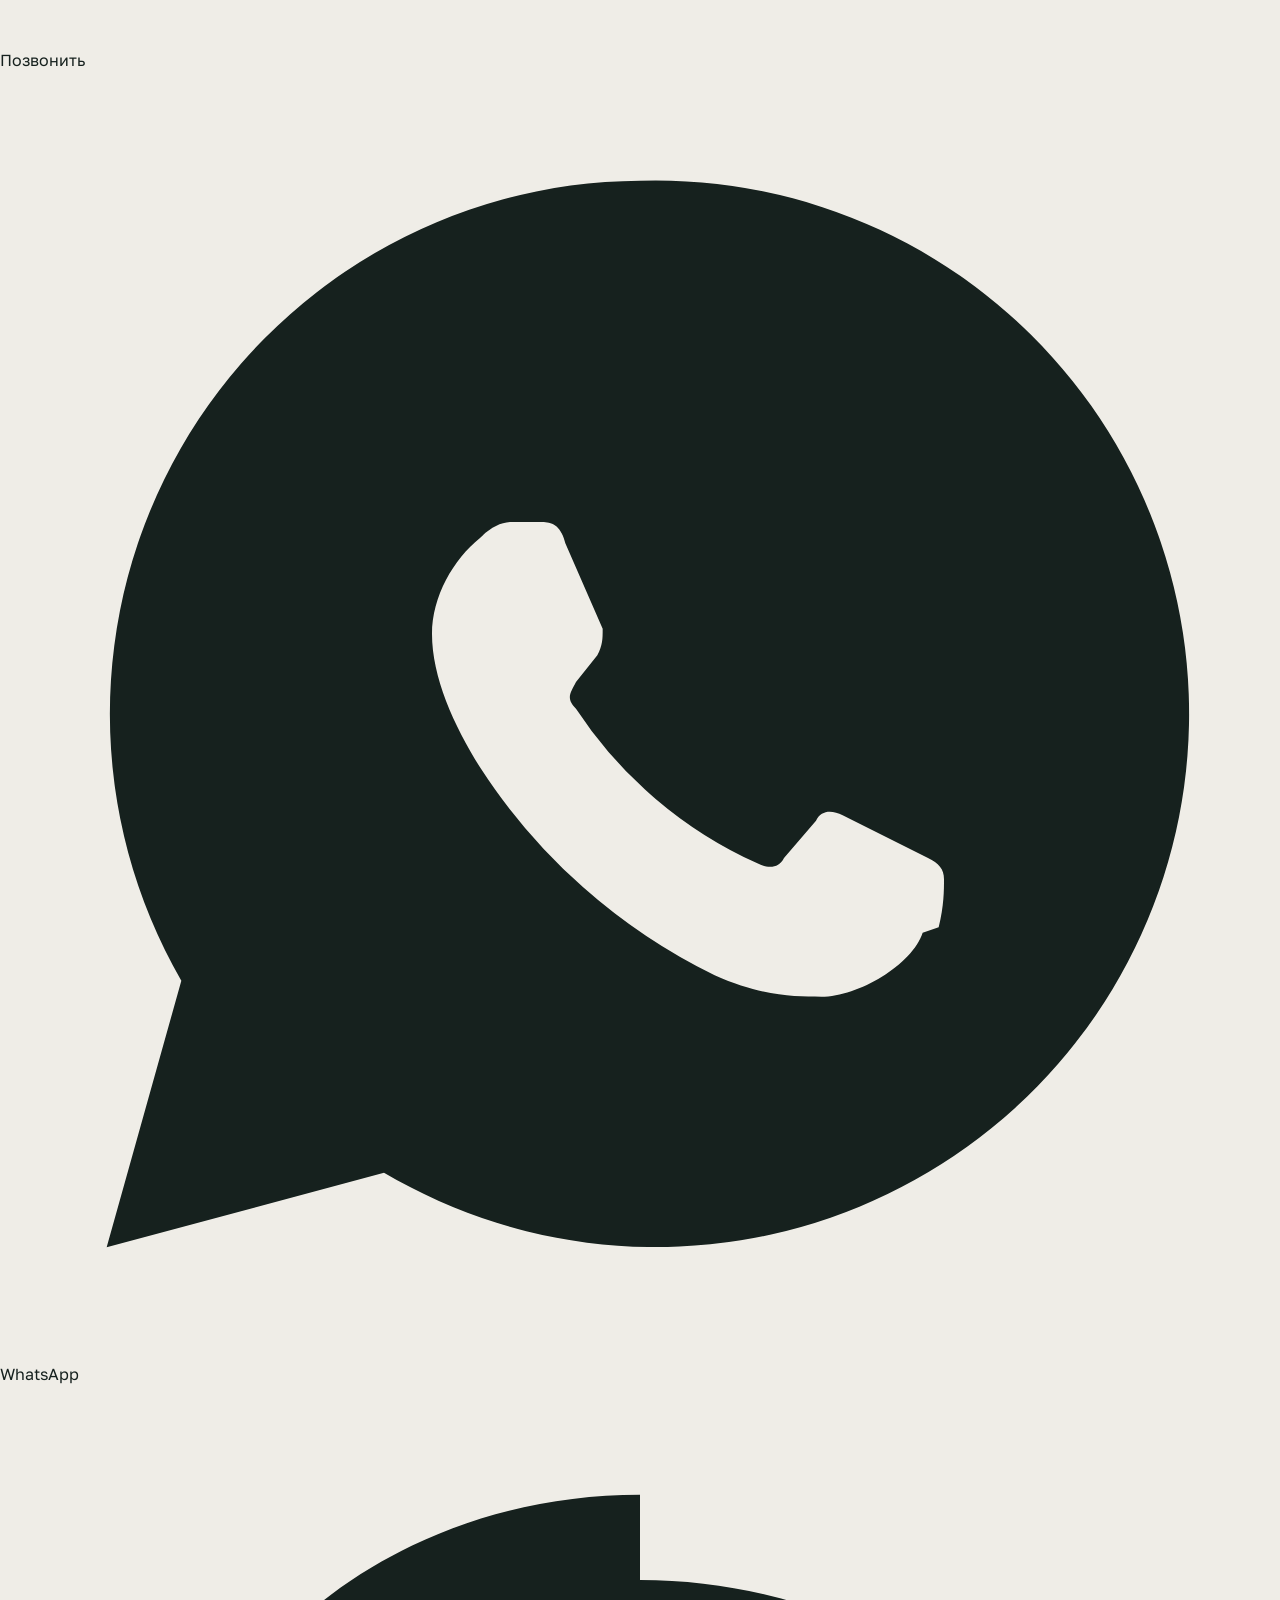
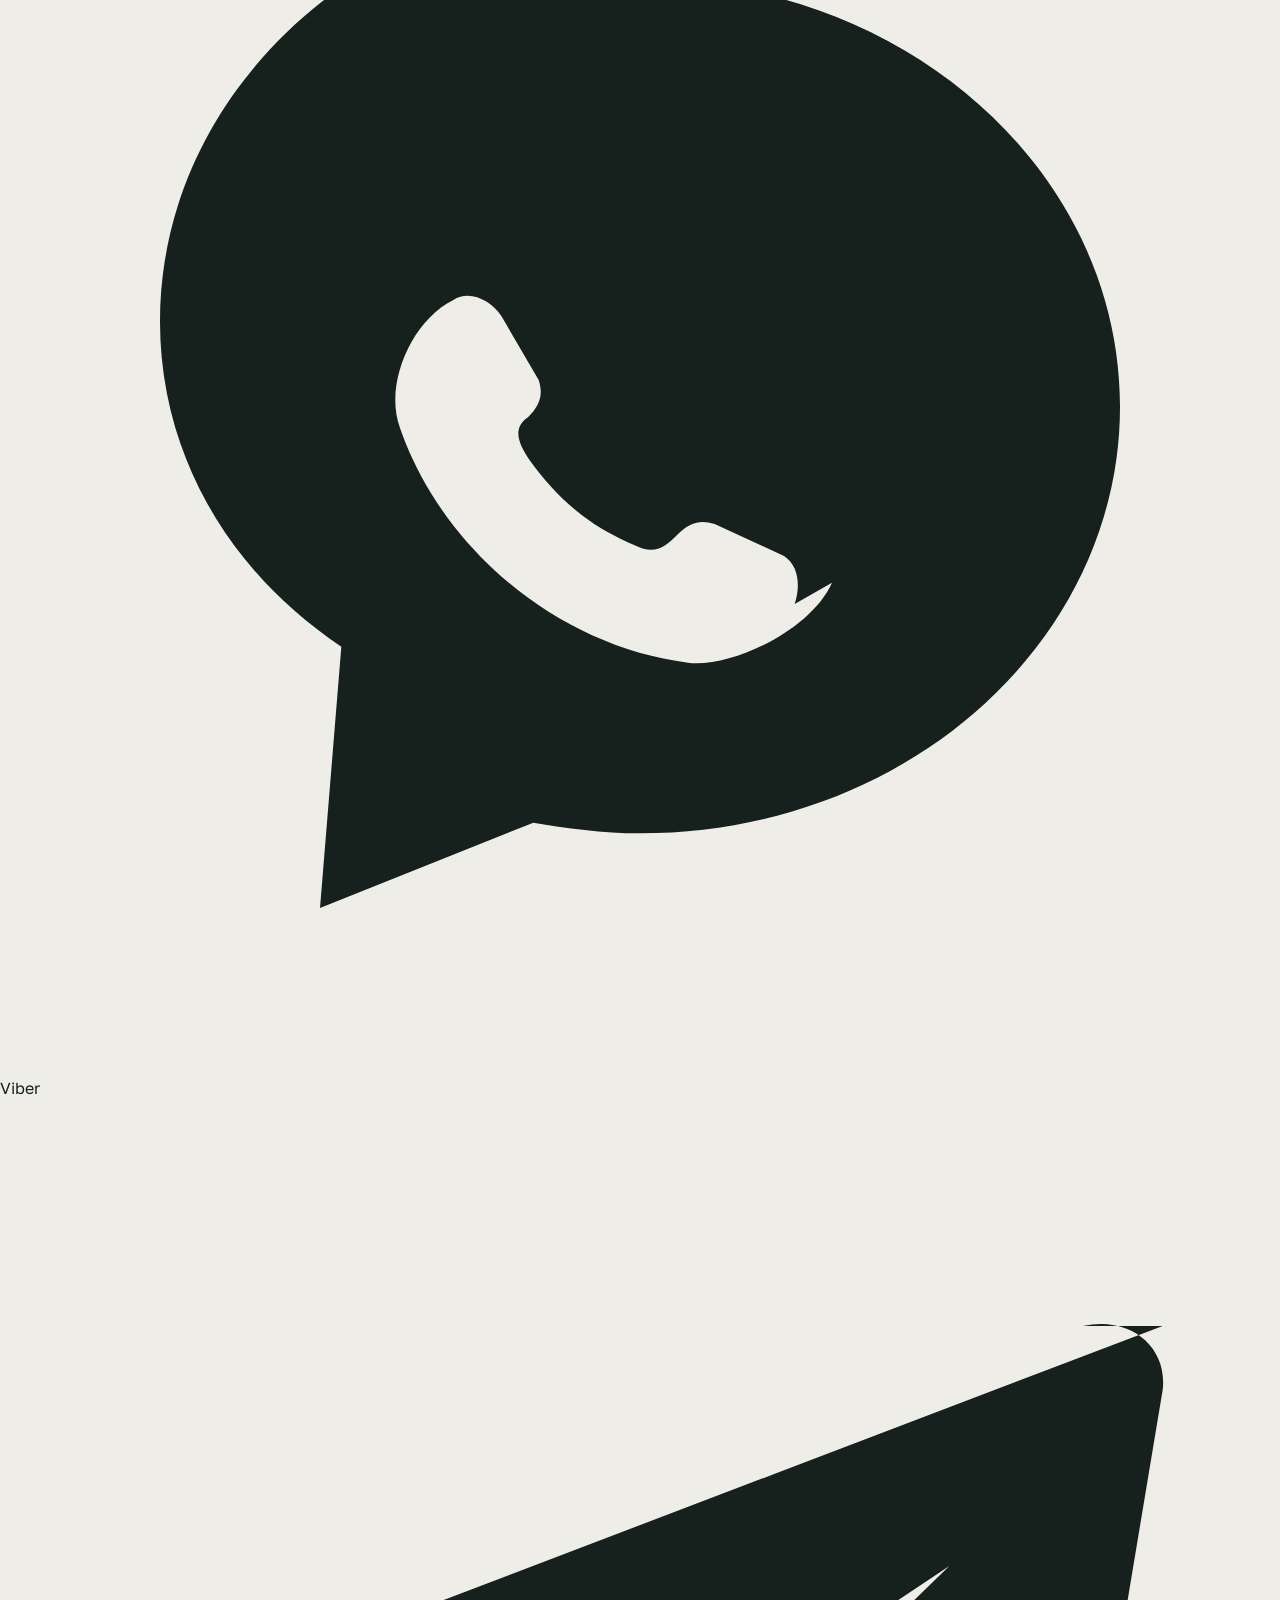
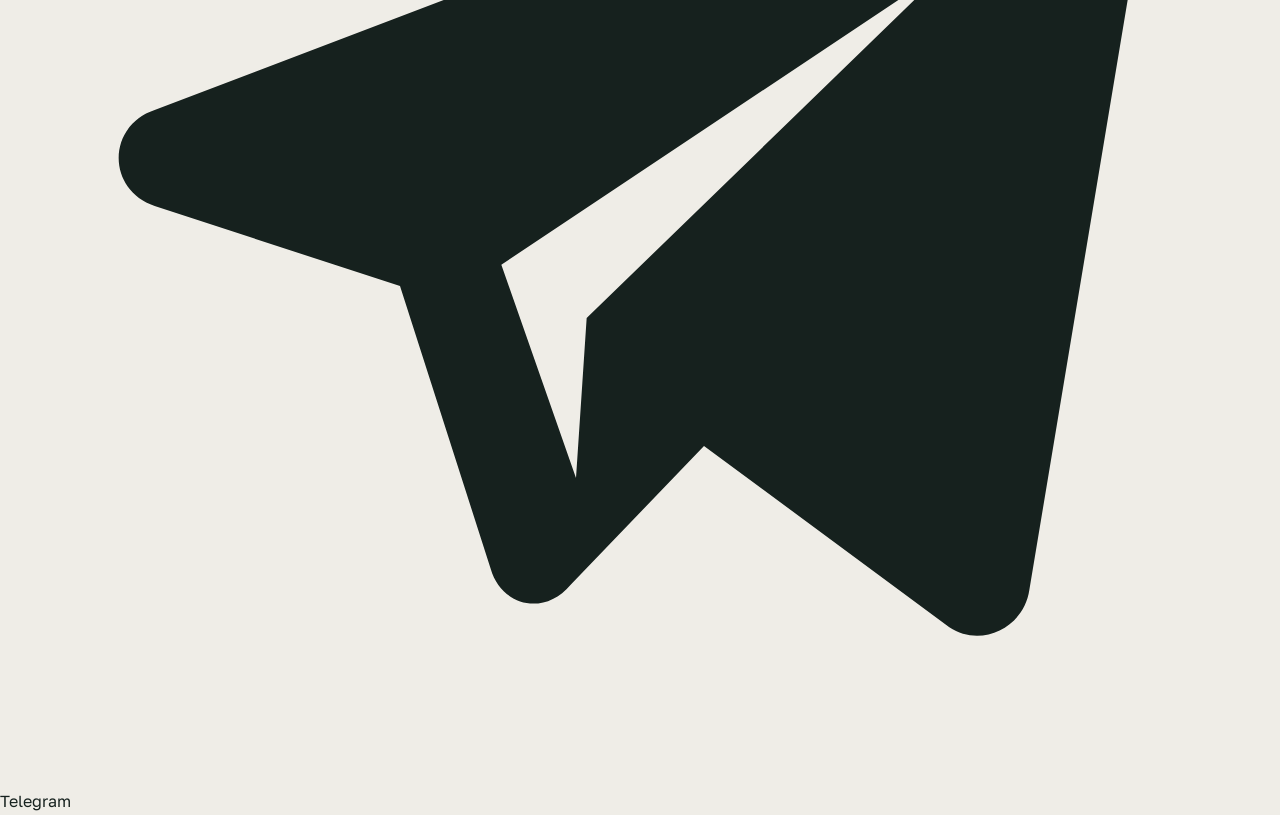
<file: uslugi.html>
<!DOCTYPE html>
<html lang="ru">
<head>
<meta charset="utf-8">
<meta name="viewport" content="width=device-width, initial-scale=1">
<title>Услуги: плитка, санузлы, отделка, ремонт | Малькевич</title>
<meta name="description" content="Укладка плитки, санузел под ключ, штукатурка, шпатлёвка, обои, электрика, ремонт под ключ. Минская обл., Минский район.">
<meta property="og:title" content="Услуги: плитка, санузлы, отделка, ремонт | Малькевич">
<meta property="og:description" content="Укладка плитки, санузел под ключ, штукатурка, шпатлёвка, обои, электрика, ремонт под ключ. Минская обл., Минский район.">
<meta property="og:type" content="website">
<meta name="theme-color" content="#EFEDE7">
<style>
:root{--bg:#EFEDE7;--bg2:#E4E2DA;--ink:#16211E;--ink2:#22322D;--paper:#FAF9F5;
--em:#1E5C4A;--em2:#2E7A63;--sand:#C8C4B8;--muted:#5C6660;--line:rgba(22,33,30,.15);
--d:'Fraunces',Georgia,serif;--b:'Golos Text',system-ui,sans-serif;--m:'Space Mono',ui-monospace,monospace;
--pad:22px;--max:1300px}
*{box-sizing:border-box}html{-webkit-text-size-adjust:100%}body{margin:0;background:var(--bg);color:var(--ink);font:16px/1.62 var(--b);-webkit-font-smoothing:antialiased}
img{max-width:100%;display:block}h1,h2,h3{margin:0;font-family:var(--d);font-weight:600;line-height:1;letter-spacing:-.02em}
a{color:inherit;text-decoration:none}[hidden]{display:none!important}
.wrap{width:100%;max-width:var(--max);margin:0 auto;padding:0 var(--pad)}
.header{position:sticky;top:0;z-index:40;background:rgba(239,237,231,.95);border-bottom:1px solid var(--line);backdrop-filter:blur(8px)}
.header__in{display:flex;align-items:center;gap:16px;padding:11px 0}
.logo{display:flex;align-items:center;gap:10px}
.logo__mark{width:38px;height:38px;display:grid;grid-template-columns:1fr 1fr;grid-template-rows:1fr 1fr;gap:2px;padding:3px;border:1px solid var(--ink);background:var(--paper)}
.logo__mark i{display:block;background:var(--em)}
.logo__mark i:nth-child(2){background:var(--ink)}
.logo__mark i:nth-child(3){background:var(--sand)}
.logo__mark i:nth-child(4){background:var(--em)}
.logo__txt{display:flex;flex-direction:column;line-height:1.15}
.logo__txt b{font:600 15px/1 var(--d);letter-spacing:-.01em}
.logo__txt i{font:400 8px/1.5 var(--m);letter-spacing:.09em;text-transform:uppercase;color:var(--muted);font-style:normal}
.nav{display:flex;gap:14px;margin-left:auto;font:500 12.5px/1 var(--b)}
.nav a{padding:6px 0;border-bottom:1px solid transparent}
.nav a:hover,.nav a.is-on{border-color:var(--em);color:var(--em)}
.header__tel{font:600 13px/1 var(--b);white-space:nowrap}
.btn{display:inline-flex;align-items:center;justify-content:center;gap:8px;padding:13px 20px;font:600 11.5px/1 var(--b);letter-spacing:.06em;text-transform:uppercase;border:1px solid var(--em);background:var(--em);color:#fff;cursor:pointer;transition:.18s}
.btn:hover{background:#14483A;border-color:#14483A}
.btn--ink{background:var(--ink);border-color:var(--ink)}
.btn--ink:hover{background:#000}
.btn--ghost{background:transparent;color:var(--ink);border-color:var(--ink)}
.btn--ghost:hover{background:var(--ink);color:#fff}
.burger{display:none;width:42px;height:36px;border:1px solid var(--ink);background:transparent;align-items:center;justify-content:center;flex-direction:column;gap:4px;cursor:pointer}
.burger i{display:block;width:16px;height:1px;background:var(--ink)}
.burger.is-close i:first-child{transform:rotate(45deg) translateY(3px)}
.burger.is-close i:last-child{transform:rotate(-45deg) translateY(-3px)}
.drawer{position:fixed;inset:0;z-index:90;background:rgba(14,22,19,.8);display:none}
.drawer[data-open]{display:block}
.drawer__in{position:absolute;inset:0 0 0 auto;width:min(400px,92vw);background:var(--bg);padding:18px;overflow-y:auto}
.drawer__top{display:flex;justify-content:space-between;align-items:center;margin-bottom:16px}
.drawer__nav{display:grid;font:600 21px/1 var(--d)}
.drawer__nav a{padding:13px 0;border-bottom:1px solid var(--line)}
.drawer__cta{width:100%;margin-top:16px}
.drawer__note{font-size:12px;color:var(--muted);margin-top:10px}
body.is-locked{overflow:hidden}
.hero{position:relative;min-height:min(94svh,820px);display:flex;align-items:flex-end;overflow:hidden;background:#101614}
.hero__img{position:absolute;inset:0;width:100%;height:100%;object-fit:cover}
.hero::after{content:'';position:absolute;inset:0;background:linear-gradient(180deg,rgba(9,15,13,.44),rgba(9,15,13,.1) 42%,rgba(9,15,13,.84) 76%,#101614 100%)}
.hero__in{position:relative;z-index:2;width:100%;padding:clamp(28px,4.6vw,58px) 0 clamp(14px,2vw,22px);color:#F6F4EF}
.hero h1{font-size:clamp(2.05rem,5.8vw,4.7rem);letter-spacing:-.03em;color:#fff}
.hero h1 em{font-style:italic;color:#9FD9C0}
.hero__lede{max-width:44ch;margin:14px 0 18px;color:rgba(246,244,239,.88)}
.hero__acts{display:flex;flex-wrap:wrap;gap:9px;margin-bottom:clamp(14px,2.2vw,26px)}
.hero__acts .btn--ghost{color:#fff;border-color:rgba(255,255,255,.6)}
.hero__acts .btn--ghost:hover{background:#fff;color:var(--ink)}
.hero__facts{display:grid;grid-template-columns:repeat(4,minmax(0,1fr));border-top:1px solid rgba(255,255,255,.28);gap:0 12px}
.hero__facts div{padding:11px 0 0}
.hero__facts b{display:block;font:600 clamp(1rem,1.6vw,1.25rem)/1.2 var(--d)}
.hero__facts span{font:400 8.5px/1.5 var(--m);letter-spacing:.08em;text-transform:uppercase;color:#9FD9C0}
@media (max-width:1024px){.nav{display:none}.burger{display:flex}.header__tel{display:none}.hero__facts{grid-template-columns:1fr 1fr}}
@media (max-width:380px){.header .btn{display:none}}
</style>
<link rel="preconnect" href="https://fonts.googleapis.com">
<link rel="preconnect" href="https://fonts.gstatic.com" crossorigin>
<link href="https://fonts.googleapis.com/css2?family=Fraunces:ital,opsz,wght@0,9..144,400;0,9..144,600;1,9..144,400&family=Golos+Text:wght@400;500;600&family=Space+Mono:wght@400;700&display=swap" rel="stylesheet">
<link rel="stylesheet" href="assets/css/style.v1.css">
<link rel="icon" href="assets/img/favicon.svg" type="image/svg+xml">
</head>
<body>
<header class="header"><div class="header__in wrap">
<a class="logo" href="index.html"><span class="logo__mark"><i></i><i></i><i></i><i></i></span><span class="logo__txt"><b>Малькевич</b><i>плитка · ремонт</i></span></a>
<nav class="nav" aria-label="Основное меню"><a href="index.html">Главная</a><a href="uslugi.html" class="is-on">Услуги</a><a href="plitka.html">Плитка</a><a href="remont.html">Ремонт</a><a href="otdelka.html">Отделка</a><a href="raboty.html">Объекты</a><a href="o-mastere.html">О мастере</a><a href="kontakty.html">Контакты</a></nav>
<a class="header__tel" href="tel:+375296151911">+375 (29) 615-19-11</a>
<a class="btn" href="#zayavka">Вызвать на замер</a>
<button class="burger" type="button" aria-label="Меню" aria-expanded="false" aria-controls="drawer"><i></i><i></i><i></i></button>
</div></header>
<div class="drawer" id="drawer" role="dialog" aria-modal="true" aria-label="Меню" hidden>
<div class="drawer__in">
<div class="drawer__top">
<a class="logo" href="index.html"><span class="logo__mark"><i></i><i></i><i></i><i></i></span><span class="logo__txt"><b>Малькевич</b><i>Минский район</i></span></a>
<button class="burger is-close" type="button" data-close aria-label="Закрыть меню"><i></i><i></i></button>
</div>
<nav class="drawer__nav"><a href="index.html">Главная</a><a href="uslugi.html">Услуги</a><a href="plitka.html">Плитка</a><a href="remont.html">Ремонт</a><a href="otdelka.html">Отделка</a><a href="raboty.html">Объекты</a><a href="o-mastere.html">О мастере</a><a href="kontakty.html">Контакты</a></nav>
<a class="btn drawer__cta" href="tel:+375296151911">Позвонить +375 (29) 615-19-11</a>
<p class="drawer__note">Укладка плитки, санузлы под ключ, штукатурка, шпатлёвка, обои, электрика. Ремонт от А до Я. Минская обл., Минский район, опыт 8–10 лет.</p>
</div></div>
<main>
<section class="phero"><img src="assets/img/laying.jpg" alt="Укладка плитки" width="1024" height="1024">
<div class="phero__in"><div class="wrap"><div class="crumbs"><a href="index.html">Главная</a> / Услуги</div>
<h1>Все работы<br><em>одними руками</em></h1><p>Плитка, санузлы, штукатурка, шпатлёвка, обои, электрика и ремонт под ключ. Минская обл., Минский район, опыт 8–10 лет.</p></div></div></section>
<div class="grout" aria-hidden="true"><svg viewBox="0 0 1200 38" preserveAspectRatio="none">
<rect width="1200" height="38" fill="#E4E2DA"/>
<g stroke="#F6F5F0" stroke-width="2">
<line x1="0" y1="1" x2="1200" y2="1"/><line x1="0" y1="37" x2="1200" y2="37"/><line x1="0" y1="19" x2="1200" y2="19"/>
</g>
<g stroke="#F6F5F0" stroke-width="2">
<line x1="60" y1="1" x2="60" y2="19"/><line x1="180" y1="1" x2="180" y2="19"/><line x1="300" y1="1" x2="300" y2="19"/>
<line x1="420" y1="1" x2="420" y2="19"/><line x1="540" y1="1" x2="540" y2="19"/><line x1="660" y1="1" x2="660" y2="19"/>
<line x1="780" y1="1" x2="780" y2="19"/><line x1="900" y1="1" x2="900" y2="19"/><line x1="1020" y1="1" x2="1020" y2="19"/><line x1="1140" y1="1" x2="1140" y2="19"/>
</g>
<g stroke="#F6F5F0" stroke-width="2">
<line x1="120" y1="19" x2="120" y2="37"/><line x1="240" y1="19" x2="240" y2="37"/><line x1="360" y1="19" x2="360" y2="37"/>
<line x1="480" y1="19" x2="480" y2="37"/><line x1="600" y1="19" x2="600" y2="37"/><line x1="720" y1="19" x2="720" y2="37"/>
<line x1="840" y1="19" x2="840" y2="37"/><line x1="960" y1="19" x2="960" y2="37"/><line x1="1080" y1="19" x2="1080" y2="37"/>
</g></svg></div>
<section class="section"><div class="wrap">
<div class="jobs">
<article class="job"><span class="job__no">01</span><div><h3>Укладка плитки</h3><p>Керамогранит, керамика, мозаика. Пол и стены, крупный формат, раскладка с подрезкой по осям, а не «как получится».</p></div><a class="job__go" href="plitka.html">Подробно →</a></article><article class="job"><span class="job__no">02</span><div><h3>Санузел под ключ</h3><p>Гидроизоляция, разводка, плитка, затирка, установка сантехники. Один ответственный за весь узел.</p></div><a class="job__go" href="sanuzly.html">Подробно →</a></article><article class="job"><span class="job__no">03</span><div><h3>Штукатурка</h3><p>Выравнивание стен по маякам, откосы, углы в 90 градусов. От этого зависит, ляжет ли плитка без волн.</p></div><a class="job__go" href="otdelka.html">Подробно →</a></article><article class="job"><span class="job__no">04</span><div><h3>Шпатлёвка и покраска</h3><p>Финиш под покраску или обои: стеклохолст, два слоя шпатлёвки, шлифовка, грунт.</p></div><a class="job__go" href="otdelka.html">Подробно →</a></article><article class="job"><span class="job__no">05</span><div><h3>Обои</h3><p>Поклейка с подгоном рисунка, без пузырей и расхождений на стыках, аккуратные примыкания.</p></div><a class="job__go" href="otdelka.html">Подробно →</a></article><article class="job"><span class="job__no">06</span><div><h3>Электрика</h3><p>Розетки, выключатели, штробы, разводка по комнатам до отделки. Делаю в связке с плиткой, чтобы не переделывать.</p></div><a class="job__go" href="remont.html">Подробно →</a></article><article class="job"><span class="job__no">07</span><div><h3>Ремонт под ключ</h3><p>От демонтажа до плинтуса: полный цикл в квартире или доме, с этапами и сроками.</p></div><a class="job__go" href="remont.html">Подробно →</a></article>
</div>
<div class="two" style="margin-top:clamp(20px,3vw,34px)">
<div class="prose">
<h3>Почему беру ремонт целиком</h3>
<p>Отделка — это цепочка, где каждый этап зависит от предыдущего. Если плитку кладёт один, штукатурку другой, а розетки третий, виноватого в итоге нет: «стена была кривая», «плитка плохая», «электрик не так вывел».</p>
<p>Когда весь ремонт делаю я, отвечать некому больше. И это честнее для обеих сторон.</p>
<h3>Что могу не брать</h3>
<p>Не занимаюсь натяжными потолками, окнами и капитальной заменой стояков: это отдельные специализации. Скажу об этом прямо, а не «сделаю всё».</p>
</div>
<div class="card"><p class="eyebrow">как считаю</p>
<table class="spec"><tbody>
<tr><td>Выезд на замер</td><td>обсуждаем при заявке</td></tr>
<tr><td>Смета</td><td>по объёму работ</td></tr>
<tr><td>Материалы</td><td>список от меня</td></tr>
<tr><td>Сроки</td><td>по этапам</td></tr>
<tr><td>Оплата</td><td>по этапам</td></tr>
<tr><td>Гарантия</td><td>на работы</td></tr>
</tbody></table>
<p class="note">Цены за м² озвучиваю на замере: формат и основание меняют трудоёмкость сильнее, чем площадь.</p></div>
</div>
</div></section>

<section class="section section--dim anchor" id="calc"><div class="wrap">
<div class="sec-head"><div><p class="eyebrow">раскладка и расход</p><h2 class="h2">Плитка и шов:<br><em>сколько это в штуках</em></h2></div>
<p>Формат, площадь и раскладка: слева схема шва, справа количество плитки, клей, затирка и крестики. Считаю по реальным формулам, а не «на глазок».</p></div>
<div class="tile">
<div class="stage">
<svg id="tSvg" viewBox="0 0 520 300" role="img" aria-label="Схема раскладки плитки со швом"></svg>
<div style="display:flex;justify-content:space-between;gap:8px;margin-top:10px;font:400 8.5px/1.4 var(--m);letter-spacing:.05em;text-transform:uppercase;color:var(--muted)">
<span>формат: <b id="tName" style="color:var(--ink)">60 × 60</b></span><span>шов: <b id="tJoint" style="color:var(--ink)">3 мм</b></span><span>запас: <b id="tWaste" style="color:var(--ink)">10%</b></span>
</div>
</div>
<div>
<div class="ctrl">
<div class="crow"><label>Формат плитки</label><div class="seg" id="tFmt">
<button type="button" data-v="120x60" aria-pressed="false">120 × 60</button>
<button type="button" data-v="60x60" aria-pressed="true">60 × 60</button>
<button type="button" data-v="60x30" aria-pressed="false">60 × 30</button>
<button type="button" data-v="30x30" aria-pressed="false">30 × 30</button>
<button type="button" data-v="20x20" aria-pressed="false">20 × 20</button>
<button type="button" data-v="10x10" aria-pressed="false">мозаика 10 × 10</button>
</div></div>
<div class="crow"><label>Раскладка</label><div class="seg" id="tLay">
<button type="button" data-v="straight" aria-pressed="true">Прямая</button>
<button type="button" data-v="offset" aria-pressed="false">Со смещением</button>
<button type="button" data-v="diag" aria-pressed="false">По диагонали</button>
</div></div>
<div class="crow"><label>Площадь укладки: <b id="tAreaV">18 м²</b></label><input class="rng" id="tArea" type="range" min="2" max="120" step="1" value="18"></div>
<div class="crow"><label>Шов: <b id="tJointV">3 мм</b></label><input class="rng" id="tJointR" type="range" min="1" max="10" step="1" value="3"></div>
</div>
<div class="out" style="margin-top:14px">
<div class="big"><b id="tCount">—</b><span>плиток с запасом</span></div>
<table class="spec"><tbody id="tSpec"></tbody></table>
<p class="formula" id="tFormula"></p>
<p class="note">Клей и затирка — ориентир для закупки: реальный расход зависит от ровности основания, размера гребёнки и глубины шва. Укладку и раскладку согласовываем на месте.</p>
<a class="btn" id="tGo" href="https://wa.me/375296151911" target="_blank" rel="noopener">Отправить расчёт в WhatsApp</a>
</div>
</div>
</div>
</div></section>

<section class="cta"><div class="wrap cta__in"><div><h2>Посчитаем<br><em>ваш объём</em></h2><p>Скажите площадь и формат плитки — дам вилку по телефону.</p></div>
<div class="cta__acts"><a class="btn btn--light" href="https://wa.me/375296151911" target="_blank" rel="noopener">WhatsApp</a><a class="btn btn--light" href="tel:+375296151911">Позвонить</a></div></div></section>
</main>
<footer class="footer"><div class="wrap">
<div class="footer__top">
<div class="footer__about"><a class="logo logo--f" href="index.html"><span class="logo__mark"><i></i><i></i><i></i><i></i></span><span class="logo__txt"><b>Малькевич</b><i>плитка и ремонт</i></span></a>
<p>ИП Малькевич Михаил Валерьевич. Укладка плитки и ремонт под ключ: штукатурка, электрика, обои, шпатлёвка. Минская обл., Минский район.</p>
<a class="footer__tel" href="tel:+375296151911">+375 (29) 615-19-11</a>
</div>
<div><h4>Разделы</h4><ul><li><a href="index.html">Главная</a></li><li><a href="uslugi.html">Услуги</a></li><li><a href="plitka.html">Плитка</a></li><li><a href="remont.html">Ремонт</a></li><li><a href="otdelka.html">Отделка</a></li><li><a href="raboty.html">Объекты</a></li><li><a href="o-mastere.html">О мастере</a></li><li><a href="kontakty.html">Контакты</a></li></ul></div>
<div><h4>Работы</h4><ul><li><a href="plitka.html">Укладка плитки</a></li><li><a href="sanuzly.html">Санузел под ключ</a></li><li><a href="otdelka.html">Штукатурка и обои</a></li><li><a href="remont.html">Ремонт под ключ</a></li><li><a href="uslugi.html">Все услуги</a></li></ul></div>
<div><h4>Связь</h4><ul><li><a href="tel:+375296151911">+375 (29) 615-19-11</a></li><li><a href="https://wa.me/375296151911" target="_blank" rel="noopener">WhatsApp</a></li><li><a href="https://t.me/+375296151911" target="_blank" rel="noopener">Telegram</a></li><li><a href="https://yandex.by/maps/?text=%D0%9C%D0%B8%D0%BD%D1%81%D0%BA%D0%B8%D0%B9%20%D1%80%D0%B0%D0%B9%D0%BE%D0%BD%20%D1%83%D0%BA%D0%BB%D0%B0%D0%B4%D0%BA%D0%B0%20%D0%BF%D0%BB%D0%B8%D1%82%D0%BA%D0%B8" target="_blank" rel="noopener">Минская обл., Минский район</a></li></ul></div>
</div>
<div class="footer__bottom"><span>© <span id="yr">2026</span> ИП Малькевич Михаил Валерьевич</span>
<span><a href="politika.html">Политика обработки персональных данных</a></span></div>
</div></footer>
<div class="mbar" role="navigation" aria-label="Быстрая связь">
<a href="tel:+375296151911"><svg viewBox="0 0 24 24" fill="currentColor" aria-hidden="true"><path d="M6.6 10.8a15.5 15.5 0 0 0 6.6 6.6l2.2-2.2a1 1 0 0 1 1-.24c1.1.36 2.3.56 3.5.56a1 1 0 0 1 1 1V20a1 1 0 0 1-1 1A17 17 0 0 1 3 4a1 1 0 0 1 1-1h3.5a1 1 0 0 1 1 1c0 1.2.2 2.4.56 3.5a1 1 0 0 1-.25 1z"/></svg>Позвонить</a>
<a href="https://wa.me/375296151911" target="_blank" rel="noopener"><svg viewBox="0 0 24 24" fill="currentColor" aria-hidden="true"><path d="M12 2a10 10 0 0 0-8.6 15L2 22l5.2-1.4A10 10 0 1 0 12 2m5.3 14.1c-.2.6-1.2 1.2-1.9 1.2-.5 0-1.1 0-2-.4a11 11 0 0 1-4.4-3.9c-.5-.8-.9-1.7-.9-2.5 0-.7.4-1.4.9-1.8.2-.2.4-.3.6-.3h.5c.2 0 .4 0 .5.4l.7 1.6c0 .2 0 .3-.1.5l-.4.5c-.1.2-.2.3 0 .5a8 8 0 0 0 3.4 2.9c.2.1.4.1.5-.1l.6-.7c.1-.2.3-.2.5-.1l1.6.8c.2.1.3.2.3.4s0 .5-.1.9"/></svg>WhatsApp</a>
<a href="viber://chat?number=%2B375296151911"><svg viewBox="0 0 24 24" fill="currentColor" aria-hidden="true"><path d="M12 2C7 2 3 5.6 3 10c0 2.5 1.3 4.7 3.4 6.1L6 21l4-1.6c.6.1 1.3.2 2 .2 5 0 9-3.6 9-8s-4-8-9-8m3.6 11.3c-.4.9-1.9 1.6-2.7 1.5-2.4-.3-4.6-2.1-5.4-4.4-.3-.8.2-2 1-2.4.3-.2.7 0 .9.3l.7 1.2c.1.3 0 .5-.2.7-.3.2-.2.5.1.9.6.8 1.2 1.2 1.9 1.5.4.2.6 0 .8-.2s.4-.3.7-.2l1.3.6c.3.2.3.6.2.9"/></svg>Viber</a>
<a href="https://t.me/+375296151911" target="_blank" rel="noopener"><svg viewBox="0 0 24 24" fill="currentColor" aria-hidden="true"><path d="M21.8 4.2 2.9 11.4c-.9.3-.9 1.5 0 1.8l4.6 1.5 1.7 5.3c.2.7 1 .9 1.5.3l2.5-2.6 4.6 3.4c.6.4 1.4 0 1.5-.7l2.5-15c.1-.8-.6-1.4-1.5-1.2M9.4 14.3l8.4-5.6-6.8 6.6-.2 3z"/></svg>Telegram</a>
</div>
<script src="assets/js/main.v1.js"></script>
</body>
</html>
</file>
<file: assets/css/style.v1.css>
.section{padding:clamp(44px,5.6vw,86px) 0}
.section--dim{background:var(--bg2)}
.section--dark{background:#131C19;color:#F3F2ED}
.section--dark .sec-head p{color:rgba(243,242,237,.68)}
.section--dark .eyebrow{color:#9FD9C0}

/* шов: полоса плитки как разделитель */
.grout{height:38px;overflow:hidden}
.grout svg{display:block;width:100%;height:38px}

.eyebrow{display:inline-flex;align-items:center;gap:9px;font:400 8.5px/1 var(--m);letter-spacing:.13em;text-transform:uppercase;color:var(--em);margin:0 0 12px}
.eyebrow::before{content:'';width:12px;height:12px;border:1px solid var(--em)}
.h2{font-size:clamp(1.8rem,4.3vw,3.2rem)}
.h2 em{font-style:italic;color:var(--em)}
.sec-head{display:grid;grid-template-columns:minmax(0,1.1fr) minmax(0,.9fr);gap:clamp(12px,3.4vw,44px);align-items:end;margin-bottom:clamp(20px,2.8vw,36px)}
.sec-head p{margin:0;color:var(--muted);font-size:.94rem;max-width:46ch}

.jobs{border-top:1px solid var(--line)}
.job{display:grid;grid-template-columns:52px minmax(0,1fr) auto;gap:clamp(8px,2vw,22px);padding:clamp(14px,1.9vw,20px) 0;border-bottom:1px solid var(--line);align-items:baseline}
.job__no{font:400 9px/1 var(--m);color:var(--em);letter-spacing:.1em}
.job h3{font-size:clamp(1.1rem,2vw,1.45rem);margin-bottom:4px}
.job p{margin:0;font-size:13.4px;color:var(--muted);max-width:60ch}
.job__go{font:400 10px/1 var(--m);letter-spacing:.06em;text-transform:uppercase;color:var(--em);white-space:nowrap}
.job:hover .job__go{text-decoration:underline}
@media (max-width:640px){.job{grid-template-columns:40px minmax(0,1fr)}.job__go{display:none}}

/* калькулятор плитки */
.tile{display:grid;grid-template-columns:minmax(0,1.02fr) minmax(0,.98fr);gap:clamp(16px,3vw,40px);align-items:start}
.stage{border:1px solid var(--line);background:var(--paper);padding:clamp(10px,1.5vw,16px)}
.stage svg{width:100%;height:auto;display:block}
.ctrl{display:grid;gap:13px}
.crow{display:grid;gap:6px}
.crow>label{font:400 8.5px/1 var(--m);letter-spacing:.09em;text-transform:uppercase;color:var(--muted)}
.crow>label b{color:var(--ink);font-weight:700}
.seg{display:flex;flex-wrap:wrap;gap:5px}
.seg button{padding:8px 11px;border:1px solid var(--line);background:var(--paper);font:500 12px/1 var(--b);color:var(--ink);cursor:pointer;transition:.14s}
.seg button:hover{border-color:var(--ink)}
.seg button[aria-pressed="true"]{background:var(--em);color:#fff;border-color:var(--em)}
.rng{width:100%;accent-color:#1E5C4A;margin:0}
.out{border:1px solid var(--line);background:var(--paper);padding:clamp(15px,2vw,22px)}
.big{border-left:2px solid var(--em);padding-left:11px;margin-bottom:12px}
.big b{display:block;font:600 clamp(1.9rem,3.7vw,2.5rem)/1 var(--d);letter-spacing:-.02em}
.big span{font:400 8.5px/1.4 var(--m);letter-spacing:.09em;text-transform:uppercase;color:var(--muted)}
.spec{width:100%;border-collapse:collapse;font-size:13px}
.spec td{padding:6px 0;border-bottom:1px dotted var(--line);vertical-align:top}
.spec td:last-child{text-align:right;font-weight:600;white-space:nowrap}
.spec tr:last-child td{border-bottom:0}
.note{font-size:11.5px;color:var(--muted);margin:10px 0 12px;line-height:1.55}
.formula{font:400 9.5px/1.7 var(--m);color:var(--muted);background:#E7E5DC;border-left:2px solid var(--em);padding:8px 10px;margin:0 0 12px;overflow-wrap:anywhere}

/* подбор по помещению */
.pick{display:grid;grid-template-columns:repeat(2,minmax(0,1fr));gap:8px}
.pick button{text-align:left;padding:13px 14px;border:1px solid var(--line);background:var(--paper);cursor:pointer;transition:.14s}
.pick button:hover{border-color:var(--ink)}
.pick button[aria-pressed="true"]{background:var(--ink);color:#fff;border-color:var(--ink)}
.pick b{display:block;font:600 15px/1.2 var(--d);margin-bottom:3px}
.pick span{font:400 10px/1.4 var(--m);letter-spacing:.04em;color:var(--muted)}
.pick button[aria-pressed="true"] span{color:#9FD9C0}
.rec{border:1px solid var(--line);background:var(--paper);padding:clamp(15px,2vw,22px)}
.rec h3{font-size:clamp(1.1rem,2vw,1.4rem);margin-bottom:8px}
.rec .rl{display:grid;grid-template-columns:96px minmax(0,1fr);gap:10px;padding:8px 0;border-top:1px dotted var(--line);font-size:13px}
.rec .rl:first-of-type{border-top:0}
.rec .rl b{font:400 8.5px/1.6 var(--m);letter-spacing:.08em;text-transform:uppercase;color:var(--muted)}
.rec .why{margin-top:12px;padding:10px 12px;background:#E7EFE9;border-left:2px solid var(--em);font-size:12.8px;color:#1B4A3C}

.steps{display:grid;grid-template-columns:repeat(5,minmax(0,1fr));gap:clamp(8px,1.4vw,18px)}
.stepc{border-top:2px solid var(--ink);padding-top:10px}
.stepc span{font:400 9px/1 var(--m);color:var(--em);letter-spacing:.1em}
.stepc b{display:block;font:600 1.02rem/1.2 var(--d);margin:7px 0 5px}
.stepc p{margin:0;font-size:12.4px;color:var(--muted)}
.section--dark .stepc{border-color:#9FD9C0}
.section--dark .stepc p{color:rgba(243,242,237,.72)}

.gal{display:grid;grid-template-columns:repeat(3,minmax(0,1fr));gap:clamp(6px,1vw,11px)}
.gal figure{margin:0;position:relative;overflow:hidden;background:#DCD9D0}
.gal img{width:100%;height:100%;object-fit:cover;aspect-ratio:4/3;transition:transform .6s}
.gal figure:hover img{transform:scale(1.035)}
.gal figcaption{position:absolute;left:0;right:0;bottom:0;padding:9px 11px;background:linear-gradient(180deg,rgba(9,15,13,.35),rgba(9,15,13,.86));color:#F6F4EF;font:400 8.5px/1.4 var(--m);letter-spacing:.07em;text-transform:uppercase}
.gal figure.wide{grid-column:span 2}.gal figure.wide img{aspect-ratio:8/3.4}

.form{display:grid;gap:10px}
.form label{display:grid;gap:5px;font:400 8.5px/1 var(--m);letter-spacing:.09em;text-transform:uppercase;color:var(--muted)}
.form input,.form textarea,.form select{font:15px/1.5 var(--b);padding:11px 13px;border:1px solid #C6C3B7;background:var(--paper);color:var(--ink);width:100%}
.form input::placeholder,.form textarea::placeholder{color:#949A8F}
.form input:focus,.form textarea:focus{outline:2px solid var(--em);outline-offset:-1px;border-color:var(--em)}
.form textarea{min-height:82px;resize:vertical}
.form .row2{display:grid;grid-template-columns:1fr 1fr;gap:10px}
.hint{font-size:11.5px;color:var(--muted);line-height:1.55;margin:10px 0 0}
.faq{border-top:1px solid var(--line)}
.faq details{border-bottom:1px solid var(--line)}
.faq summary{list-style:none;cursor:pointer;padding:14px 0;display:flex;gap:10px;font:600 1.05rem/1.35 var(--d)}
.faq summary::-webkit-details-marker{display:none}
.faq summary::after{content:'+';margin-left:auto;font:400 17px/1 var(--b);color:var(--em)}
.faq details[open] summary::after{content:'–'}
.faq p{margin:0 0 14px;color:#313D38;font-size:.92rem;max-width:74ch}
.cta{background:#131C19;color:#F3F2ED;padding:clamp(34px,4.6vw,66px) 0}
.cta__in{display:grid;grid-template-columns:minmax(0,1.1fr) minmax(0,.9fr);gap:clamp(14px,3.4vw,40px);align-items:center}
.cta h2{font-size:clamp(1.65rem,3.9vw,2.9rem);color:#fff}
.cta h2 em{font-style:italic;color:#9FD9C0}
.cta p{color:rgba(243,242,237,.75);margin:9px 0 0;max-width:44ch}
.cta__acts{display:flex;flex-wrap:wrap;gap:9px;justify-content:flex-end}
.cta .btn--light{background:#F3F2ED;color:#131C19;border-color:#F3F2ED}
.cta .btn--light:hover{background:#9FD9C0;border-color:#9FD9C0;color:#131C19}
.footer{background:#0E1513;color:#E9EBE5;padding:clamp(30px,3.8vw,52px) 0 18px}
.footer__top{display:grid;grid-template-columns:1.5fr .8fr .9fr 1fr;gap:clamp(12px,2.6vw,32px);padding-bottom:22px;border-bottom:1px solid rgba(233,235,229,.18)}
.footer__top>*{min-width:0}
.footer h4{font:400 8.5px/1 var(--m);letter-spacing:.13em;text-transform:uppercase;color:#9FD9C0;margin:0 0 11px}
.footer ul{list-style:none;margin:0;padding:0;display:grid;gap:5px;font-size:12.6px;color:rgba(233,235,229,.78)}
.footer a:hover{color:#9FD9C0}
.footer__about p{font-size:12.4px;color:rgba(233,235,229,.72);margin:11px 0;max-width:34ch}
.footer__tel{font:600 16px/1 var(--d);color:#F3F2ED}
.logo--f .logo__mark{border-color:#9FD9C0;background:transparent}
.footer__bottom{display:flex;flex-wrap:wrap;gap:8px;justify-content:space-between;padding-top:14px;font:400 9.5px/1.6 var(--m);color:rgba(233,235,229,.6)}

.phero{position:relative;min-height:clamp(300px,44vh,440px);display:flex;align-items:flex-end;overflow:hidden;background:#101614}
.phero img{position:absolute;inset:0;width:100%;height:100%;object-fit:cover}
.phero::after{content:'';position:absolute;inset:0;background:linear-gradient(180deg,rgba(9,15,13,.42),rgba(9,15,13,.9))}
.phero__in{position:relative;z-index:2;padding:clamp(22px,3.2vw,42px) 0;color:#fff}
.phero h1{font-size:clamp(1.85rem,5vw,3.7rem);color:#fff}
.phero h1 em{font-style:italic;color:#9FD9C0}
.phero p{margin:9px 0 0;color:rgba(255,255,255,.8);max-width:52ch}
.crumbs{font:400 8.5px/1 var(--m);letter-spacing:.09em;text-transform:uppercase;color:rgba(255,255,255,.52);margin-bottom:11px}
.two{display:grid;grid-template-columns:minmax(0,1.05fr) minmax(0,.95fr);gap:clamp(16px,3.6vw,48px);align-items:start}
.prose p{margin:0 0 12px;color:#313D38;max-width:66ch}
.prose h3{font-size:clamp(1.1rem,1.9vw,1.3rem);margin:20px 0 8px}
.prose ul{padding-left:17px;margin:0 0 12px;color:#313D38}
.prose li{margin-bottom:4px}
.anchor{scroll-margin-top:90px}
.chips{display:flex;flex-wrap:wrap;gap:6px;margin:12px 0 0}
.chip{padding:6px 11px;border:1px solid var(--line);font:400 9px/1 var(--m);letter-spacing:.05em;text-transform:uppercase;color:#313D38;background:var(--paper)}
.card{background:var(--paper);border:1px solid var(--line);padding:clamp(15px,2vw,24px)}

@media (max-width:1024px){.tile,.two,.cta__in,.sec-head{grid-template-columns:minmax(0,1fr)}
.steps{grid-template-columns:1fr 1fr}.gal{grid-template-columns:1fr 1fr}.gal figure.wide{grid-column:span 2}
.footer__top{grid-template-columns:1fr 1fr}.cta__acts{justify-content:flex-start}.steps .stepc:nth-child(5){grid-column:span 2}}
@media (max-width:720px){:root{--pad:15px}
.spec{table-layout:fixed;width:100%}.spec td:last-child{white-space:normal;text-align:right}
.gal{grid-template-columns:minmax(0,1fr)}.gal figure.wide{grid-column:auto}.gal figure.wide img{aspect-ratio:4/3}
.steps{grid-template-columns:minmax(0,1fr)}.steps .stepc:nth-child(5){grid-column:auto}
.pick{grid-template-columns:minmax(0,1fr)}
.footer__top,.form .row2{grid-template-columns:minmax(0,1fr)}
.mbar{position:fixed;left:0;right:0;bottom:0;z-index:60;display:grid;grid-template-columns:repeat(4,1fr);gap:1px;background:#22322D}
.mbar a{display:flex;flex-direction:column;align-items:center;gap:3px;padding:8px 2px 7px;background:#131C19;font:500 10px/1 var(--b);color:rgba(243,242,237,.92)}
.mbar svg{width:19px;height:19px}
.mbar a:first-child{color:#9FD9C0}
.mbar a:nth-child(2) svg{color:#25D366}.mbar a:nth-child(3) svg{color:#7360F2}.mbar a:nth-child(4) svg{color:#229ED9}
body{padding-bottom:56px}}
</file>
